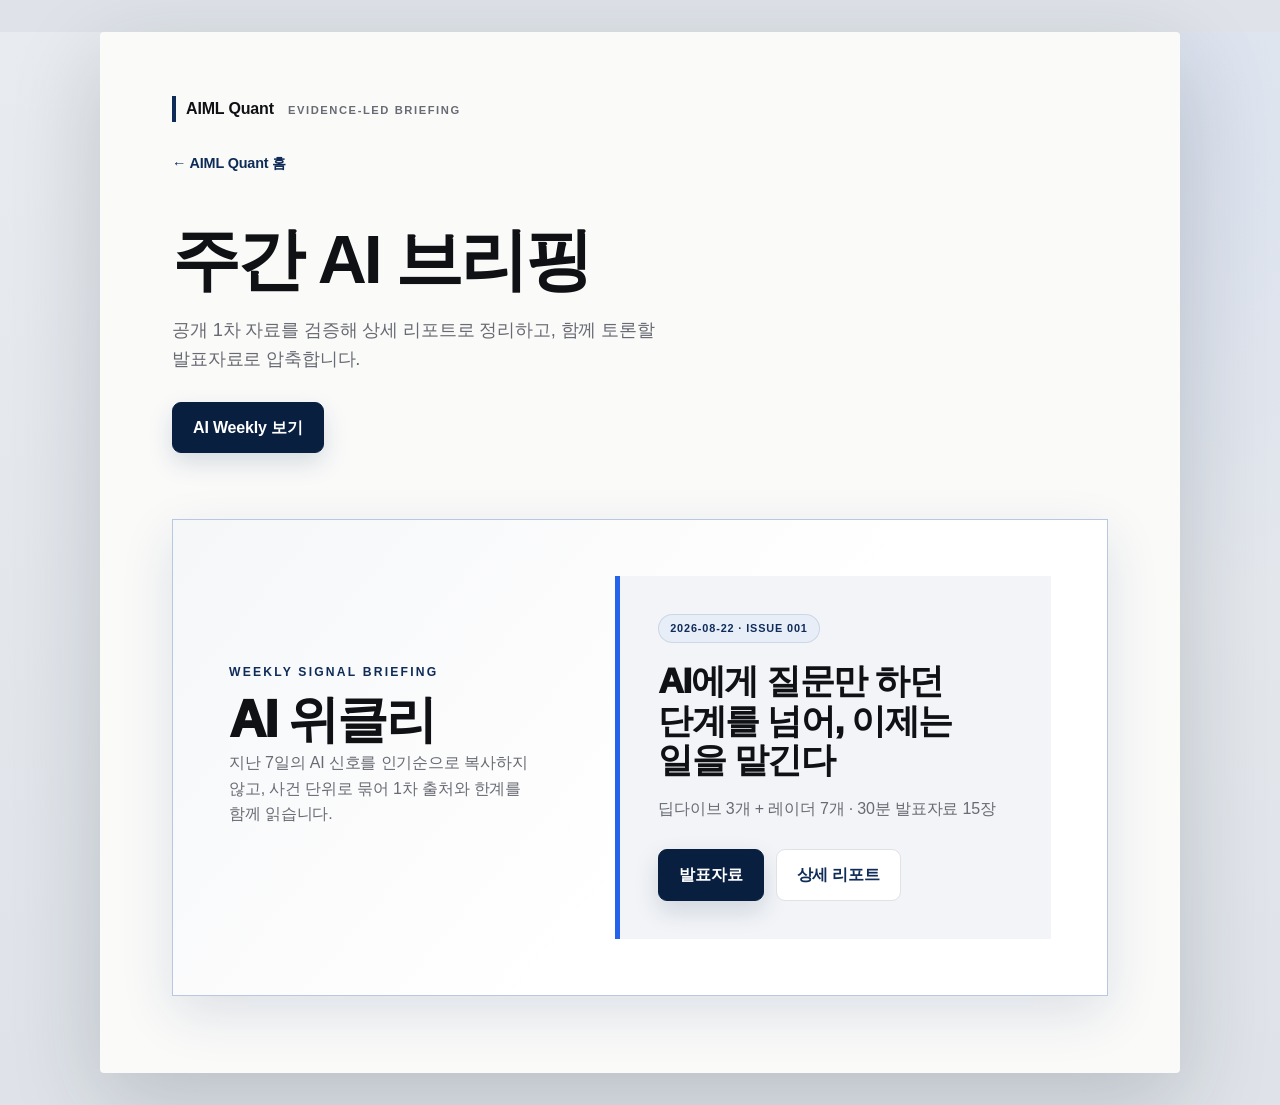
<file: html/index.html>
<!doctype html>
<html lang="ko" class="theme-light">
<head>
  <meta charset="utf-8">
  <meta name="viewport" content="width=device-width, initial-scale=1">
  <meta name="description" content="AIML Quant가 1차 출처 중심으로 만드는 공개 AI 브리핑">
  <title>주간 AI 브리핑 · AI·ML·Quant</title>
  <link rel="canonical" href="https://aimlquant.github.io/briefing/">
  <link rel="icon" href="assets/favicon.svg" type="image/svg+xml">
  <link rel="stylesheet" href="assets/site.css">
</head>
<body>
  <main class="shell">
    <div class="brand"><span class="brand-name">AIML Quant</span><span class="brand-sub">EVIDENCE-LED BRIEFING</span></div>
    <a class="back back--home" href="https://aimlquant.github.io/">← AIML Quant 홈</a>
    <h1>주간 AI 브리핑</h1>
    <p class="lead">공개 1차 자료를 검증해 상세 리포트로 정리하고, 함께 토론할 발표자료로 압축합니다.</p>
    <div class="actions"><a class="button" href="ai-weekly/">AI Weekly 보기</a></div>
    <section class="briefing-feature">
      <div><p class="eyebrow">WEEKLY SIGNAL BRIEFING</p><h2>AI 위클리</h2><p class="section-intro">지난 7일의 AI 신호를 인기순으로 복사하지 않고, 사건 단위로 묶어 1차 출처와 한계를 함께 읽습니다.</p></div>
      <article class="briefing-latest">
        <span class="badge">2026-08-22 · ISSUE 001</span>
        <h3>AI에게 질문만 하던 단계를 넘어, 이제는 일을 맡긴다</h3>
        <p>딥다이브 3개 + 레이더 7개 · 30분 발표자료 15장</p>
        <div class="actions"><a class="button" href="ai-weekly/2026-08-22/">발표자료</a><a class="button button--secondary" href="ai-weekly/2026-08-22/report.html">상세 리포트</a></div>
      </article>
    </section>
  </main>
</body>
</html>
</file>
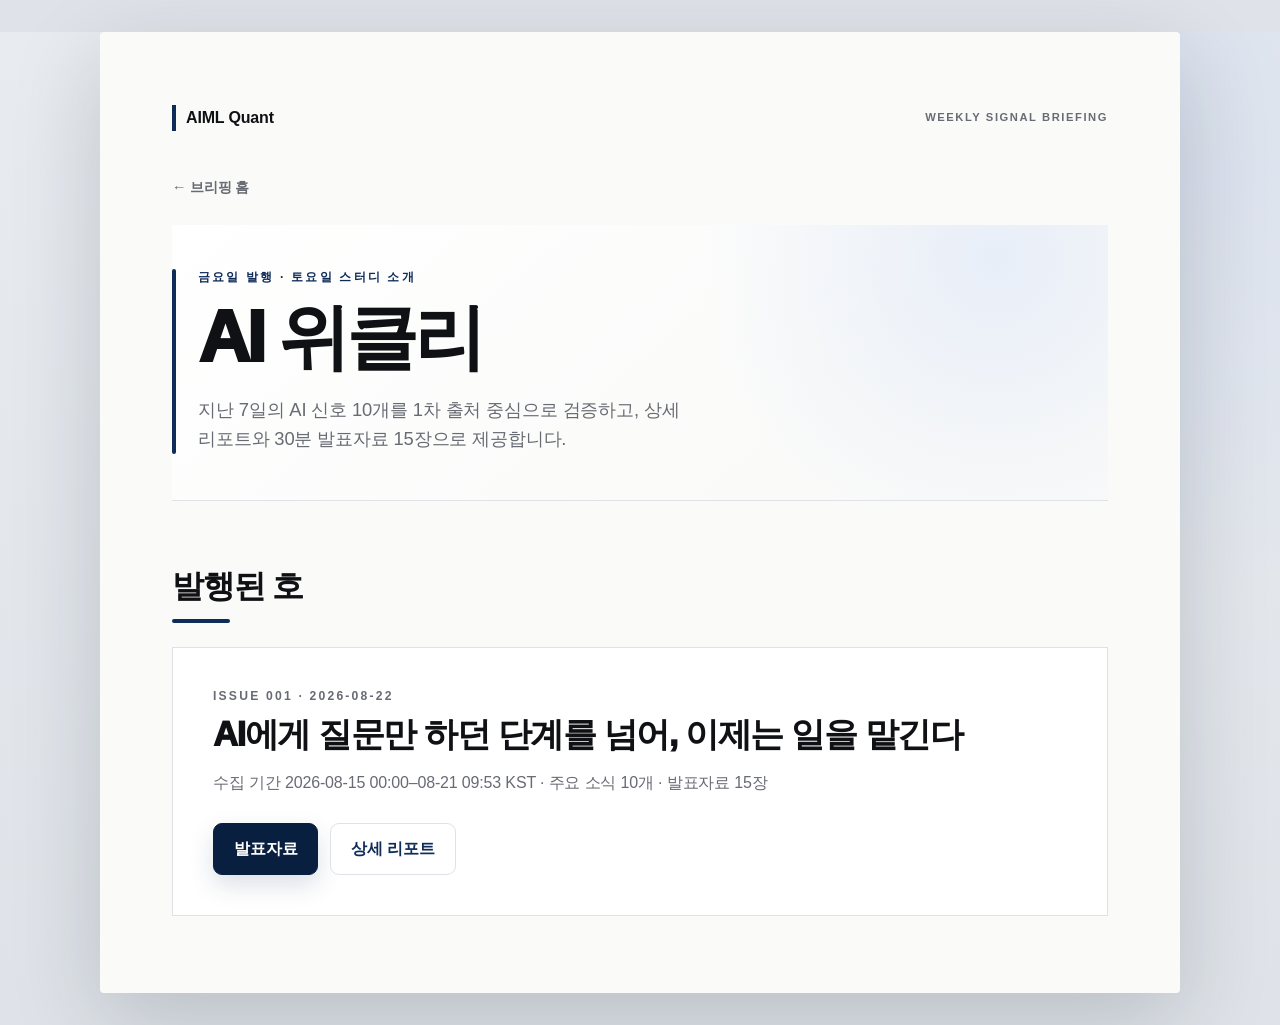
<file: html/ai-weekly/index.html>
<!doctype html>
<html lang="ko" class="theme-light">
<head>
  <meta charset="utf-8">
  <meta name="viewport" content="width=device-width, initial-scale=1">
  <meta name="description" content="AIML Quant AI Weekly 발행 목록">
  <title>AI Weekly · AIML Quant 브리핑</title>
  <link rel="canonical" href="https://aimlquant.github.io/briefing/ai-weekly/">
  <link rel="icon" href="../assets/favicon.svg" type="image/svg+xml">
  <link rel="stylesheet" href="../assets/site.css">
</head>
<body>
  <main class="shell">
    <header class="site-masthead"><a class="brand-name" href="../">AIML Quant</a><span class="brand-sub">WEEKLY SIGNAL BRIEFING</span></header>
    <a class="back" href="../">← 브리핑 홈</a>
    <header class="page-header briefing-header">
      <p class="eyebrow">금요일 발행 · 토요일 스터디 소개</p>
      <h1>AI 위클리</h1>
      <p class="lead">지난 7일의 AI 신호 10개를 1차 출처 중심으로 검증하고, 상세 리포트와 30분 발표자료 15장으로 제공합니다.</p>
    </header>
    <section>
      <h2>발행된 호</h2>
      <div class="briefing-issue-list">
        <article class="briefing-issue-card">
          <p class="eyebrow">ISSUE 001 · 2026-08-22</p>
          <h2>AI에게 질문만 하던 단계를 넘어, 이제는 일을 맡긴다</h2>
          <p>수집 기간 2026-08-15 00:00–08-21 09:53 KST · 주요 소식 10개 · 발표자료 15장</p>
          <div class="actions"><a class="button" href="2026-08-22/">발표자료</a><a class="button button--secondary" href="2026-08-22/report.html">상세 리포트</a></div>
        </article>
      </div>
    </section>
  </main>
</body>
</html>
</file>
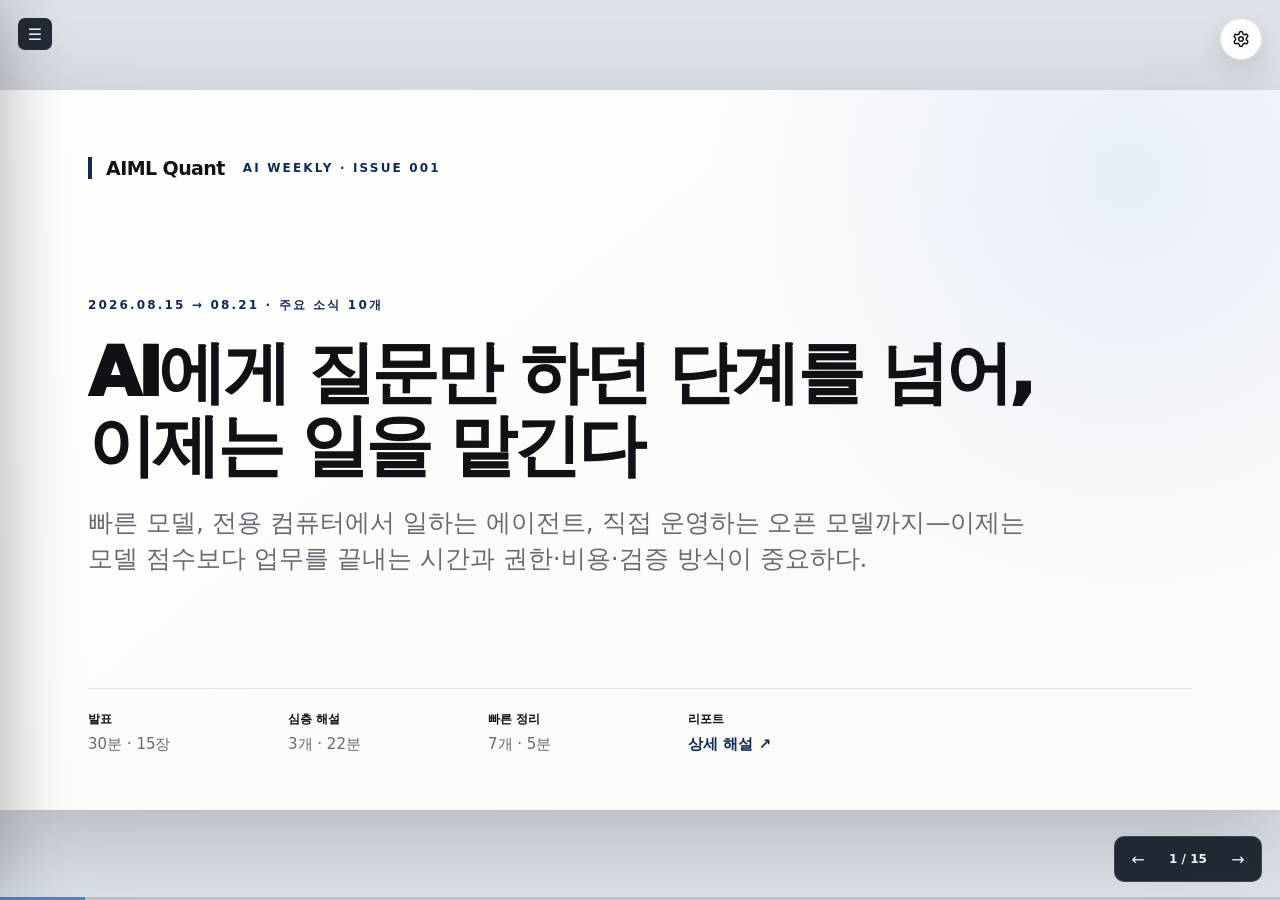
<file: html/ai-weekly/2026-08-22/index.html>
<!doctype html>
<html lang="ko" class="theme-light" data-deck-template="study-deck-v1">
<head>
  <meta charset="utf-8">
  <meta name="viewport" content="width=device-width, initial-scale=1">
  <meta name="description" content="2026년 8월 15일부터 21일까지의 AI 뉴스 10개를 30분에 설명하는 AIML Quant AI Weekly 발표자료">
  <title>AI Weekly 2026-08-22 · 발표자료</title>
  <link rel="icon" href="../../assets/favicon.svg" type="image/svg+xml">
  <link rel="stylesheet" href="assets/deck.css">
</head>
<body>
  <a class="skip-link" href="#deck">발표자료로 건너뛰기</a>

  <div class="deck-settings" aria-label="발표 설정">
    <button id="settingsToggle" class="deck-settings-toggle" type="button" aria-label="설정 열기" aria-controls="settingsPanel" aria-expanded="false" title="설정">
      <svg width="18" height="18" viewBox="0 0 24 24" fill="none" stroke="currentColor" stroke-width="2" stroke-linecap="round" stroke-linejoin="round" aria-hidden="true"><circle cx="12" cy="12" r="3"/><path d="M9.67 4.14a2.34 2.34 0 0 1 4.66 0 2.34 2.34 0 0 0 3.32 1.91 2.34 2.34 0 0 1 2.33 4.04 2.34 2.34 0 0 0 0 3.82 2.34 2.34 0 0 1-2.33 4.04 2.34 2.34 0 0 0-3.32 1.91 2.34 2.34 0 0 1-4.66 0 2.34 2.34 0 0 0-3.32-1.91 2.34 2.34 0 0 1-2.33-4.04 2.34 2.34 0 0 0 0-3.82 2.34 2.34 0 0 1 2.33-4.04 2.34 2.34 0 0 0 3.32-1.91"/></svg>
    </button>
    <div id="settingsPanel" class="deck-settings-panel" aria-hidden="true">
      <div class="deck-settings-panel__group"><span class="deck-settings-panel__label">화면</span><button id="themeButton" type="button" aria-label="화면 테마 전환">☀</button></div>
      <div class="deck-settings-panel__group"><span class="deck-settings-panel__label">발표</span><button class="deck-settings-action" type="button" id="fullscreenButton">Fullscreen</button></div>
      <div class="deck-settings-panel__group"><span class="deck-settings-panel__label">이동</span><nav class="deck-quick-links" aria-label="AI Weekly 링크"><a href="../">Index</a><a href="./" aria-current="page">Slides</a><a href="report.html">Report</a></nav></div>
    </div>
  </div>

  <main class="stage" id="deck" aria-live="polite" data-report-source="report.html">
    <section class="slide slide--cover" aria-label="AI Weekly 표지" data-report-refs="summary">
      <header class="cover-brand"><span class="brand-name">AIML Quant</span><span class="brand-sub">AI WEEKLY · ISSUE 001</span></header>
      <div class="cover-hero"><p class="eyebrow">2026.08.15 → 08.21 · 주요 소식 10개</p><h1>AI에게 질문만 하던 단계를 넘어,<br>이제는 일을 맡긴다</h1><p class="cover-subtitle">빠른 모델, 전용 컴퓨터에서 일하는 에이전트, 직접 운영하는 오픈 모델까지—이제는 모델 점수보다 업무를 끝내는 시간과 권한·비용·검증 방식이 중요하다.</p></div>
      <dl class="cover-meta"><div><dt>발표</dt><dd>30분 · 15장</dd></div><div><dt>심층 해설</dt><dd>3개 · 22분</dd></div><div><dt>빠른 정리</dt><dd>7개 · 5분</dd></div><div><dt>리포트</dt><dd><a href="report.html#summary">상세 해설 ↗</a></dd></div></dl>
    </section>

    <section class="slide" aria-label="이번 주 한 문장" data-report-refs="summary table-top-ten">
      <header class="slide-header"><span class="brand-name">AIML Quant</span><span class="section-tag">이번 주의 결론 · 1분</span></header>
      <h1>모델을 고르는 일에서, AI가 일할 시스템을 만드는 일로</h1>
      <p class="lead">서로 달라 보이는 이번 주 소식 10개는 세 가지 질문으로 이어진다.</p>
      <div class="slide-body thesis-grid"><article><span>01</span><h2>얼마나 빨리 끝내는가</h2><p>초당 토큰 수만 보지 않고 도구·승인·재시도까지 포함한 전체 완료시간을 잰다.</p></article><article><span>02</span><h2>어디까지 행동하는가</h2><p>로그인·결제·전송·삭제처럼 외부에 영향을 주는 행동의 권한과 복구 방법을 정한다.</p></article><article><span>03</span><h2>무엇으로 운영하는가</h2><p>가중치뿐 아니라 실행 프로그램·메모리·평가·자금·데이터 이력이 실제 운영 가능성을 결정한다.</p></article></div>
      <footer class="slide-footer"><span>하나의 결론 · 세 개의 운영 질문</span><span><b data-slide-number></b> / <b data-slide-total></b></span></footer>
    </section>

    <section class="slide slide--visual" aria-label="이번 주 10개 신호 지도" data-report-refs="summary fig-week-map table-top-ten">
      <header class="slide-header"><span class="brand-name">AIML Quant</span><span class="section-tag">이번 주 지도 · 1분</span></header><h1>심층 해설 3개, 빠른 정리 7개</h1><p class="lead">위쪽 세 소식은 자세히 살펴보고, 아래쪽 일곱 소식은 확인된 사실과 아직 모르는 범위를 함께 짚는다.</p>
      <div class="slide-body report-visual-body"><figure class="deck-report-figure deck-report-figure--tall"><img src="assets/figs/week-map.svg" alt="심층 해설 세 개와 빠른 정리 일곱 개를 배치한 지도"><figcaption><b>그림</b><span><strong>심층 3개</strong> 속도·전용 컴퓨터·오픈 모델 운영</span><span><strong>빠른 정리 7개</strong> 생성·연구·조직·인프라</span><a class="report-ref" href="report.html#fig-week-map">10개 해설</a></figcaption></figure></div>
      <footer class="slide-footer"><span>모든 그림은 클릭하여 확대·전체화면</span><span><b data-slide-number></b> / <b data-slide-total></b></span></footer>
    </section>

    <section class="slide slide--visual" aria-label="추론 속도 경쟁의 측정 조건" data-report-refs="story-frontier-throughput-race fig-throughput-race table-throughput">
      <header class="slide-header"><span class="brand-name">AIML Quant</span><span class="section-tag">심층 01 · 2분</span></header><h1>01 · 389.5와 750은 같은 조건에서 잰 속도가 아니다</h1><p class="lead">389.5는 독립 측정의 중앙값이고, 750은 회사가 밝힌 최대값이다. 숫자를 비교하기 전에 측정 조건부터 맞춰야 한다.</p>
      <div class="slide-body report-visual-body"><figure class="deck-report-figure deck-report-figure--tall"><img src="assets/figs/throughput-race.svg" alt="Gemini 3.7 Flash의 독립 관측 중앙 속도와 GPT-5.6 Sol Ultrafast의 공개 최대 속도 조건 비교"><figcaption><b>그림</b><span><strong>Gemini</strong> 초당 389.5토큰 · 중앙값</span><span><strong>Ultrafast</strong> 최대 초당 750토큰</span><a class="report-ref" href="report.html#fig-throughput-race">측정 조건</a></figcaption></figure></div>
      <footer class="slide-footer"><span>같은 지역·프롬프트·출력 길이·동시성으로 재측정</span><span><b data-slide-number></b> / <b data-slide-total></b></span></footer>
    </section>

    <section class="slide slide--visual" aria-label="에이전트 업무 완료시간" data-report-refs="story-frontier-throughput-race fig-latency-budget table-throughput">
      <header class="slide-header"><span class="brand-name">AIML Quant</span><span class="section-tag">심층 01 · 2분</span></header><h1>속도가 1.93배여도 업무는 5.4%만 빨라질 수 있다</h1><p class="lead">4,000토큰 생성은 10.3초에서 5.3초로 줄지만, 도구 18초·테스트 20초·승인 45초가 더해지면 전체 차이는 5초다.</p>
      <div class="slide-body report-visual-body"><figure class="deck-report-figure deck-report-figure--tall"><img src="assets/figs/latency-budget.svg" alt="요청 준비부터 검증과 재시도까지 여섯 구간으로 나눈 에이전트 완료시간"><figcaption><b>그림</b><span><strong>모델</strong> 첫 토큰 + 답변 생성</span><span><strong>시스템</strong> 도구 + 승인 + 검증</span><a class="report-ref" href="report.html#fig-latency-budget">계산 예시</a></figcaption></figure></div>
      <footer class="slide-footer"><span>측정 단위: 1초에 끝내는 유용한 일</span><span><b data-slide-number></b> / <b data-slide-total></b></span></footer>
    </section>

    <section class="slide" aria-label="속도 경쟁의 운영 플레이북" data-report-refs="story-frontier-throughput-race table-throughput">
      <header class="slide-header"><span class="brand-name">AIML Quant</span><span class="section-tag">심층 01 · 1분</span></header><h1>모델 성능표를 실제 업무 측정으로 바꾼다</h1><p class="lead">빠른 모델을 사기 전에, 우리 업무의 어느 구간에서 몇 초를 줄일 수 있는지 확인한다.</p>
      <div class="slide-body metric-grid"><article><b>01 · 모델</b><h2>첫 토큰 · 생성 속도</h2><p>보통 응답(p50)과 느린 응답(p95)을 함께 기록한다.</p></article><article><b>02 · 대기</b><h2>도구 · 사람 승인</h2><p>API 대기, 호출 제한, 사람 검토 시간을 따로 남긴다.</p></article><article><b>03 · 검증</b><h2>실패 · 재시도</h2><p>빨리 틀려 다시 작업한 횟수도 완료시간에 포함한다.</p></article><article><b>04 · 선택</b><h2>업무 종류</h2><p>대화·코딩 반복·일괄 처리별로 속도의 가치를 나눈다.</p></article></div>
      <p class="takeaway"><strong>결정 질문</strong> — 우리 업무의 진짜 병목은 생성인가, 도구인가, 승인인가?</p>
      <footer class="slide-footer"><span>심층 01 · 실행 항목</span><span><b data-slide-number></b> / <b data-slide-total></b></span></footer>
    </section>

    <section class="slide slide--visual" aria-label="Grok Bot 공식 제품 화면과 영상 사용 사례" data-report-refs="story-grok-bot-computer-agent fig-grok-source">
      <header class="slide-header"><span class="brand-name">AIML Quant</span><span class="section-tag">심층 02 · 2분</span></header><h1>02 · Grok Bot은 로그인된 전용 컴퓨터에서 일한다</h1><p class="lead">봇마다 전용 클라우드 컴퓨터를 받아 여러 앱을 오가고, 사용자가 자리를 비워도 작업을 계속한다.</p>
      <div class="slide-body source-focus"><figure class="deck-report-figure deck-source-figure" data-original-url="https://x.ai/news/introducing-grok-bot"><img src="assets/source/grok-bot-official-screen.png" alt="Grok Bot 공식 발표 페이지에서 전용 컴퓨터, 앱 안의 작업, 24시간 실행을 설명하는 화면"><figcaption><b>공식 화면</b><span>전용 컴퓨터 · 여러 앱 · 24시간 실행</span><a href="https://x.ai/news/introducing-grok-bot" target="_blank" rel="noopener">제품 원문 ↗</a><a class="report-ref" href="report.html#fig-grok-source">상세 해설</a></figcaption></figure><div class="video-jumps"><a href="https://www.youtube.com/watch?v=5CSXUsljJ_E&amp;t=493s" target="_blank" rel="noopener"><b>08:13</b><span>브라우저·쇼핑 사용</span></a><a href="https://www.youtube.com/watch?v=5CSXUsljJ_E&amp;t=569s" target="_blank" rel="noopener"><b>09:29</b><span>Amazon 로그인 유지</span></a><a href="https://www.youtube.com/watch?v=5CSXUsljJ_E&amp;t=1104s" target="_blank" rel="noopener"><b>18:24</b><span>파일 정리 반복 작업</span></a></div></div>
      <footer class="slide-footer"><span>Matthew Berman 영상의 실제 사용 구간으로 바로 이동</span><span><b data-slide-number></b> / <b data-slide-total></b></span></footer>
    </section>

    <section class="slide slide--visual" aria-label="Grok Bot 신뢰 경계" data-report-refs="story-grok-bot-computer-agent fig-grok-boundary">
      <header class="slide-header"><span class="brand-name">AIML Quant</span><span class="section-tag">심층 02 · 2분</span></header><h1>모델의 답변은 끝나도, 권한과 로그인 상태는 남는다</h1><p class="lead">로그인·쿠키·파일·반복 작업이 며칠 이상 남는다면 권한의 유효 기간과 되돌리는 방법을 따로 정해야 한다.</p>
      <div class="slide-body report-visual-body"><figure class="deck-report-figure deck-report-figure--tall"><img src="assets/figs/grok-trust-boundary.svg" alt="사용자 지시가 봇과 클라우드 컴퓨터, 로그인된 앱을 거쳐 외부 행동으로 이어지는 신뢰 경계"><figcaption><b>그림</b><span><strong>짧게</strong> 모델 답변</span><span><strong>오래</strong> 로그인 · 파일 · 반복 작업</span><a class="report-ref" href="report.html#fig-grok-boundary">경계 해설</a></figcaption></figure></div>
      <footer class="slide-footer"><span>최소권한 · 단기 토큰 · 자동 만료 · 감사 로그</span><span><b data-slide-number></b> / <b data-slide-total></b></span></footer>
    </section>

    <section class="slide slide--visual" aria-label="에이전트 승인 매트릭스" data-report-refs="story-grok-bot-computer-agent fig-approval-matrix table-agent-controls">
      <header class="slide-header"><span class="brand-name">AIML Quant</span><span class="section-tag">심층 02 · 2분</span></header><h1>사람의 승인이 필요한지는 행동의 결과로 정한다</h1><p class="lead">외부 영향이 크고 되돌리기 어려울수록 대상·금액·데이터·복구 방법을 한 화면에 모아 보여 준다.</p>
      <div class="slide-body report-visual-body"><figure class="deck-report-figure deck-report-figure--tall"><img src="assets/figs/approval-matrix.svg" alt="외부 영향과 복구 가능성으로 읽기부터 결제와 삭제까지 나눈 승인 매트릭스"><figcaption><b>그림</b><span><strong>자동 실행</strong> 읽기·초안</span><span><strong>이중 승인</strong> 결제·삭제</span><a class="report-ref" href="report.html#fig-approval-matrix">승인 규칙</a></figcaption></figure></div>
      <footer class="slide-footer"><span>가격·대상·권한이 바뀌면 반드시 재승인</span><span><b data-slide-number></b> / <b data-slide-total></b></span></footer>
    </section>

    <section class="slide slide--visual" aria-label="Qwen 오픈 모델 배포 스택" data-report-refs="story-qwen-open-deployment fig-open-model-stack table-qwen-modes">
      <header class="slide-header"><span class="brand-name">AIML Quant</span><span class="section-tag">심층 03 · 2분</span></header><h1>03 · 내려받은 모델을 실제로 운영하려면 다섯 단계를 거쳐야 한다</h1><p class="lead">270억 매개변수 · 26만 토큰 문맥 · Apache 2.0은 시작점이다. 양자화·실행 프로그램·용량·내부 평가까지 확인해야 서비스가 된다.</p>
      <div class="slide-body report-visual-body"><figure class="deck-report-figure deck-report-figure--tall"><img src="assets/figs/open-model-stack.svg" alt="라이선스, 가중치와 양자화, 실행 프로그램, 용량, 평가와 운영으로 이어지는 배포 단계"><figcaption><b>그림</b><span><strong>오픈 모델</strong>이 곧 가벼운 모델은 아님</span><span><strong>직접 실행</strong>이 곧 운영 가능은 아님</span><a class="report-ref" href="report.html#fig-open-model-stack">운영 점검</a></figcaption></figure></div>
      <footer class="slide-footer"><span>라이선스 → 가중치 → 런타임 → 용량 → 평가</span><span><b data-slide-number></b> / <b data-slide-total></b></span></footer>
    </section>

    <section class="slide slide--visual" aria-label="Qwen reasoning 모드 원문 결과 비교" data-report-refs="story-qwen-open-deployment fig-qwen-xhigh fig-qwen-off table-qwen-modes">
      <header class="slide-header"><span class="brand-name">AIML Quant</span><span class="section-tag">심층 03 · 2분</span></header><h1>깊게 생각한 21분과 추론을 끈 137초는 쓰임이 다르다</h1><p class="lead">같은 요청에서도 속도와 그림의 공간 관계가 달라졌다. 장비와 설정에 따라 달라질 수 있으므로 우리 업무로 다시 측정해야 한다.</p>
      <div class="slide-body source-compare"><figure class="mini-source" data-original-url="https://simonwillison.net/2026/Aug/16/qwen-38-27b/"><img src="assets/source/qwen-xhigh-pelican.jpg" alt="Qwen xhigh가 만든 펠리컨과 자전거 SVG 결과"><figcaption><b>xhigh</b><span>21분 · reasoning 22,276</span><a href="https://simonwillison.net/2026/Aug/16/qwen-38-27b/" target="_blank" rel="noopener">원문 ↗</a></figcaption></figure><figure class="mini-source" data-original-url="https://simonwillison.net/2026/Aug/16/qwen-38-27b/"><img src="assets/source/qwen-no-reasoning-pelican.png" alt="Qwen reasoning off가 만든 펠리컨과 자전거 SVG 결과"><figcaption><b>reasoning off</b><span>137초 · 출력 3,715</span><a href="https://simonwillison.net/2026/Aug/16/qwen-38-27b/" target="_blank" rel="noopener">원문 ↗</a></figcaption></figure></div>
      <footer class="slide-footer"><span>원본 이미지를 클릭하면 비교 확대, 원문 버튼은 실험 기록으로 이동</span><span><b data-slide-number></b> / <b data-slide-total></b></span></footer>
    </section>

    <section class="slide" aria-label="Qwen reasoning 운영 정책" data-report-refs="story-qwen-open-deployment table-qwen-modes">
      <header class="slide-header"><span class="brand-name">AIML Quant</span><span class="section-tag">심층 03 · 1분</span></header><h1>추론 깊이는 사용자가 고르는 옵션이 아니라 운영 정책이다</h1><p class="lead">업무의 복잡도와 허용 대기시간에 따라 설정을 정하고, 품질·처리량·비용을 함께 기록한다.</p>
      <div class="slide-body qwen-policy"><div class="kpi-grid"><article class="kpi"><strong>17GB</strong><h2>4비트 양자화</h2><p>개인 장비에서 시작하기는 쉬워졌지만 품질과 동시 사용자 수는 따로 검증한다.</p></article><article class="kpi"><strong>262K</strong><h2>기본 문맥 길이</h2><p>긴 글을 넣을 수 있다는 것과 실제 메모리·응답 시간이 충분하다는 것은 다르다.</p></article><article class="kpi"><strong>4단계</strong><h2>추론 끄기 → xhigh</h2><p>단순 변환은 빠르게, 복잡한 탐색은 필요할 때만 깊게 실행한다.</p></article></div><p class="takeaway"><strong>운영 기본값</strong> — 추론 끄기나 낮은 단계로 시작하고, 내부 평가에서 효과가 확인된 복잡한 업무에만 높은 단계를 쓴다.</p></div>
      <footer class="slide-footer"><span>심층 03 · 추론 예산</span><span><b data-slide-number></b> / <b data-slide-total></b></span></footer>
    </section>

    <section class="slide slide--visual radar-slide" aria-label="서빙, 수학, 워터마크, 의료 레이더" data-report-refs="story-deepseek-dspark-serving fig-dspark story-claude-zeta-bound fig-zeta-bound story-claude-text-watermark fig-watermark-flow story-amie-video-consultation fig-amie-source">
      <header class="slide-header"><span class="brand-name">AIML Quant</span><span class="section-tag">주요 소식 04–07 · 3분</span></header><h1>눈에 띄는 숫자보다 작동 방식과 한계를 함께 본다</h1>
      <div class="slide-body radar-grid radar-grid--four"><figure><img src="assets/figs/dspark-serving.svg" alt="DSpark 후보 제안과 본 모델 병렬 검증"><figcaption><b>04 · DeepSeek 생성 엔진</b><span>같은 서버 처리량에서 사용자 속도 60~85% 향상</span><a href="report.html#story-deepseek-dspark-serving">해설</a></figcaption></figure><figure><img src="assets/figs/zeta-bound.svg" alt="제타 영점 하한 41.7%, 66.7%, 100% 비교"><figcaption><b>05 · Claude 수학 연구</b><span>하한 ≥2/3, 리만 가설 67% 해결은 아님</span><a href="report.html#story-claude-zeta-bound">논문</a></figcaption></figure><figure><img src="assets/figs/watermark-flow.svg" alt="키 기반 텍스트 워터마크의 생성과 통계 검출"><figcaption><b>06 · Claude 워터마크</b><span>출처 보조 신호, 저자 판정은 아님</span><a href="report.html#story-claude-text-watermark">해석</a></figcaption></figure><figure data-original-url="https://research.google/blog/advancing-amie-towards-expert-level-audio-visual-clinical-consultations/"><img src="assets/source/amie-study-overview.png" alt="AMIE Video 구조와 100개 시나리오 300회 모의 상담 개요"><figcaption><b>07 · AMIE 영상 상담</b><span>300회 모의 상담, 실제 임상 배포는 아님</span><a href="https://research.google/blog/advancing-amie-towards-expert-level-audio-visual-clinical-consultations/" target="_blank" rel="noopener">원문 ↗</a></figcaption></figure></div>
      <footer class="slide-footer"><span>제품 공개 · 연구 · 회사 통계 · 탐사 보도를 구분해 읽기</span><span><b data-slide-number></b> / <b data-slide-total></b></span></footer>
    </section>

    <section class="slide slide--visual radar-slide" aria-label="기업 도입, AI 인프라 금융, 학습 데이터 레이더" data-report-refs="story-enterprise-agent-delegation fig-enterprise story-ai-factory-finance fig-ai-factory story-amazon-rare-books-training-data fig-training-data">
      <header class="slide-header"><span class="brand-name">AIML Quant</span><span class="section-tag">주요 소식 08–10 · 2분</span></header><h1>기업 도입·인프라 자금·학습 데이터도 AI 성능을 좌우한다</h1>
      <div class="slide-body radar-grid radar-grid--three"><figure><img src="assets/figs/enterprise-delegation.svg" alt="기업 AI 사용이 질문에서 검증 가능한 위임으로 깊어지는 단계"><figcaption><b>08 · 기업 AI의 업무 위임</b><span>Codex 64%는 출력 토큰의 비중</span><a href="report.html#story-enterprise-agent-delegation">분모</a></figcaption></figure><figure><img src="assets/figs/ai-factory-finance.svg" alt="기관 자본에서 AI 데이터센터와 compute 계약으로 이어지는 금융 구조"><figcaption><b>09 · AI 인프라 금융</b><span>5,000억 달러 이상은 장기 조달 목표</span><a href="report.html#story-ai-factory-finance">구조</a></figcaption></figure><figure><img src="assets/figs/training-data-chain.svg" alt="희귀 서적 주문과 스캔의 확인된 흐름, 모델 학습의 미공개 단계"><figcaption><b>10 · 희귀서적 학습 데이터</b><span>스캔은 확인, 특정 모델 학습은 미확인</span><a href="report.html#story-amazon-rare-books-training-data">근거</a></figcaption></figure></div>
      <footer class="slide-footer"><span>토큰·자본 목표·물리 추적을 사업 가치나 학습 사실로 과잉 해석하지 않기</span><span><b data-slide-number></b> / <b data-slide-total></b></span></footer>
    </section>

    <section class="slide slide--closing" aria-label="이번 주 실행과 질의응답" data-report-refs="actions discussion references">
      <header class="cover-brand"><span class="brand-name">AIML Quant</span><span class="brand-sub">마무리 · 2분</span></header>
      <div class="closing-body weekly-closing"><p class="eyebrow">다음 행동</p><h1>모델보다, AI가 일을 끝내는 시스템을 측정하자</h1><div class="card-grid card-grid--four weekly-four"><article class="card"><span>01</span><h2>완료시간</h2><p>모델·도구·승인·재시도 시간을 나눠 잰다.</p></article><article class="card"><span>02</span><h2>사람 승인</h2><p>전송·결제·삭제 전에 확인할 정보를 정한다.</p></article><article class="card"><span>03</span><h2>전체 운영</h2><p>라이선스·메모리·평가·복구를 연결한다.</p></article><article class="card"><span>04</span><h2>근거 이력</h2><p>가치·자본·데이터 숫자의 분모를 남긴다.</p></article></div><p class="closing-question">우리 업무의 진짜 병목은 모델 속도인가,<br>도구와 사람 승인인가?</p></div>
      <div class="closing-links"><a class="back-link" href="report.html#actions">실행 플레이북</a><a class="back-link" href="report.html">상세 리포트</a></div>
    </section>
  </main>

  <button class="toc-button control" id="tocButton" type="button" aria-label="목차 열기" aria-expanded="false">☰</button>
  <aside class="toc" id="toc" aria-label="슬라이드 목차" aria-hidden="true"><h2>목차</h2><div id="tocItems"></div></aside>
  <nav class="deck-controls" aria-label="슬라이드 제어"><button type="button" id="prevButton" aria-label="이전 슬라이드">←</button><span id="deckCounter" aria-live="polite">1 / 15</span><button type="button" id="nextButton" aria-label="다음 슬라이드">→</button></nav>
  <div class="deck-progress" aria-hidden="true"><span id="progress"></span></div>
  <script src="assets/deck.js"></script>
</body>
</html>
</file>
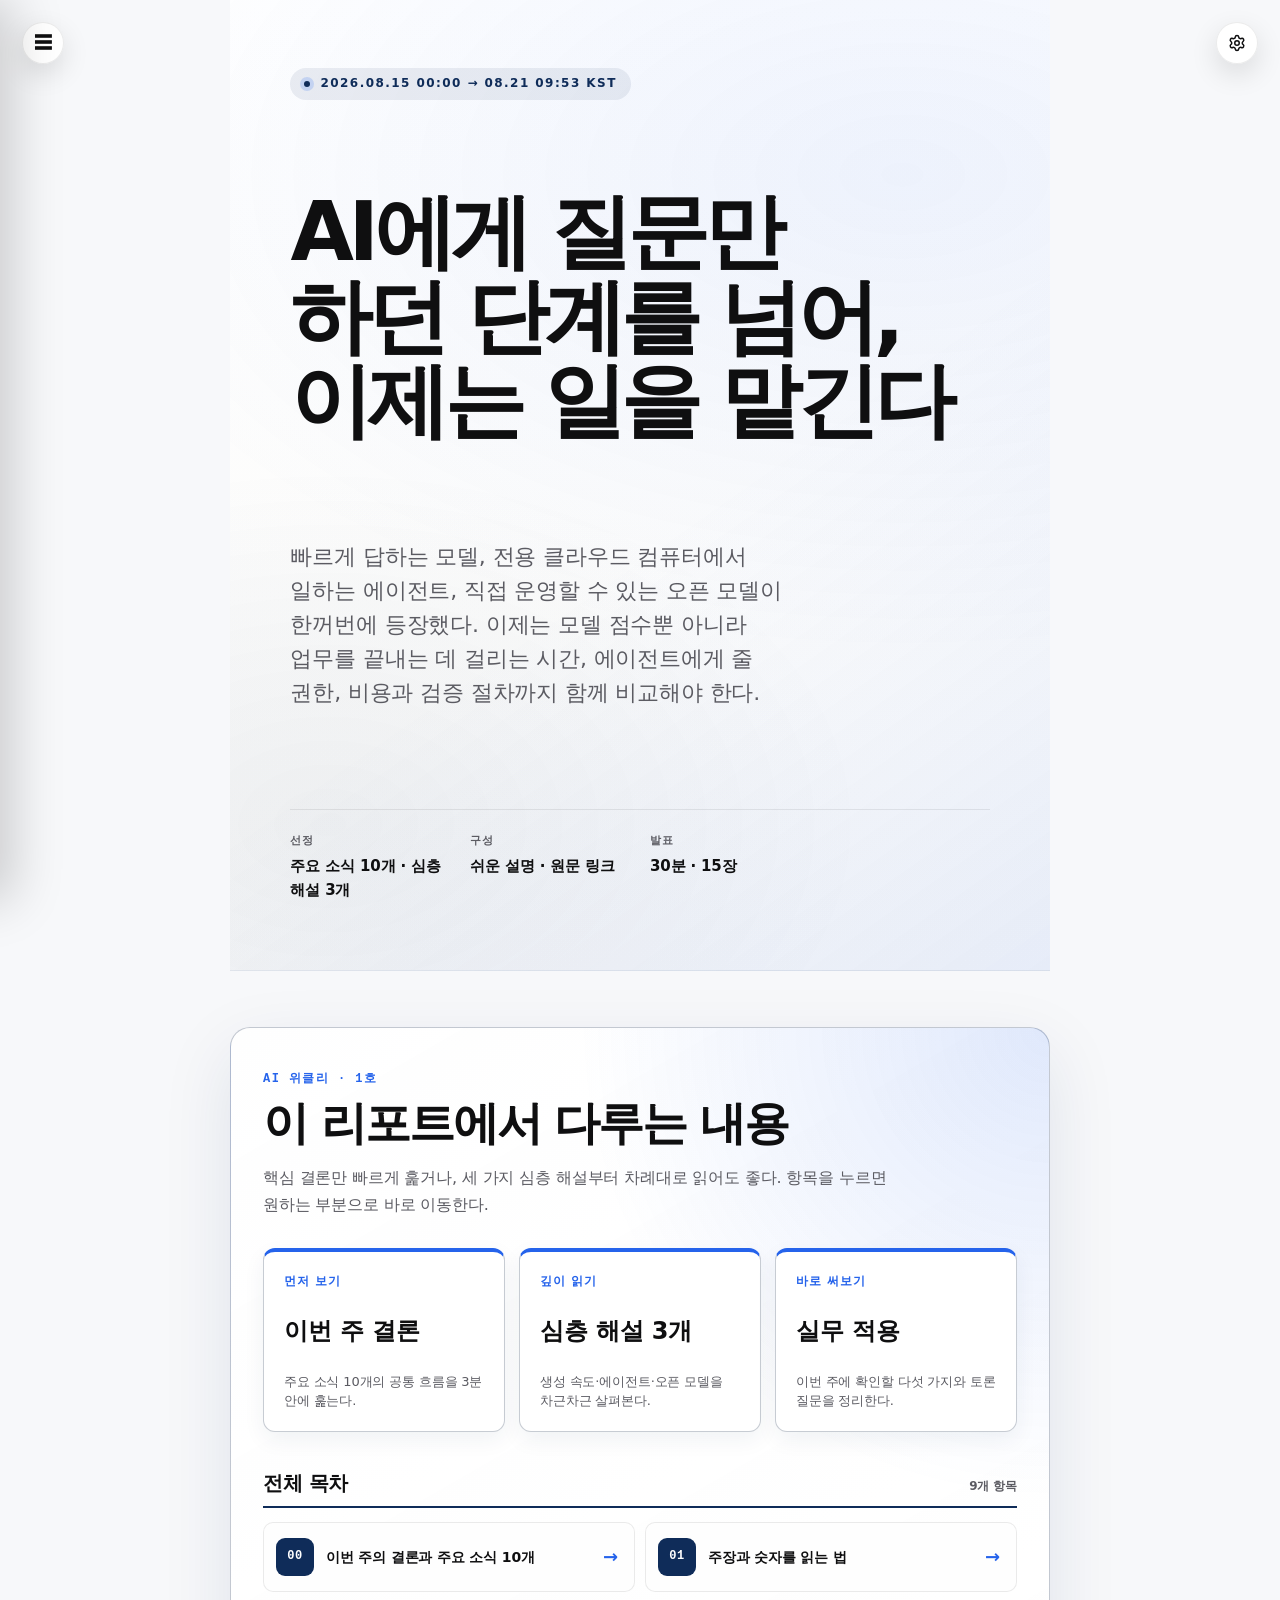
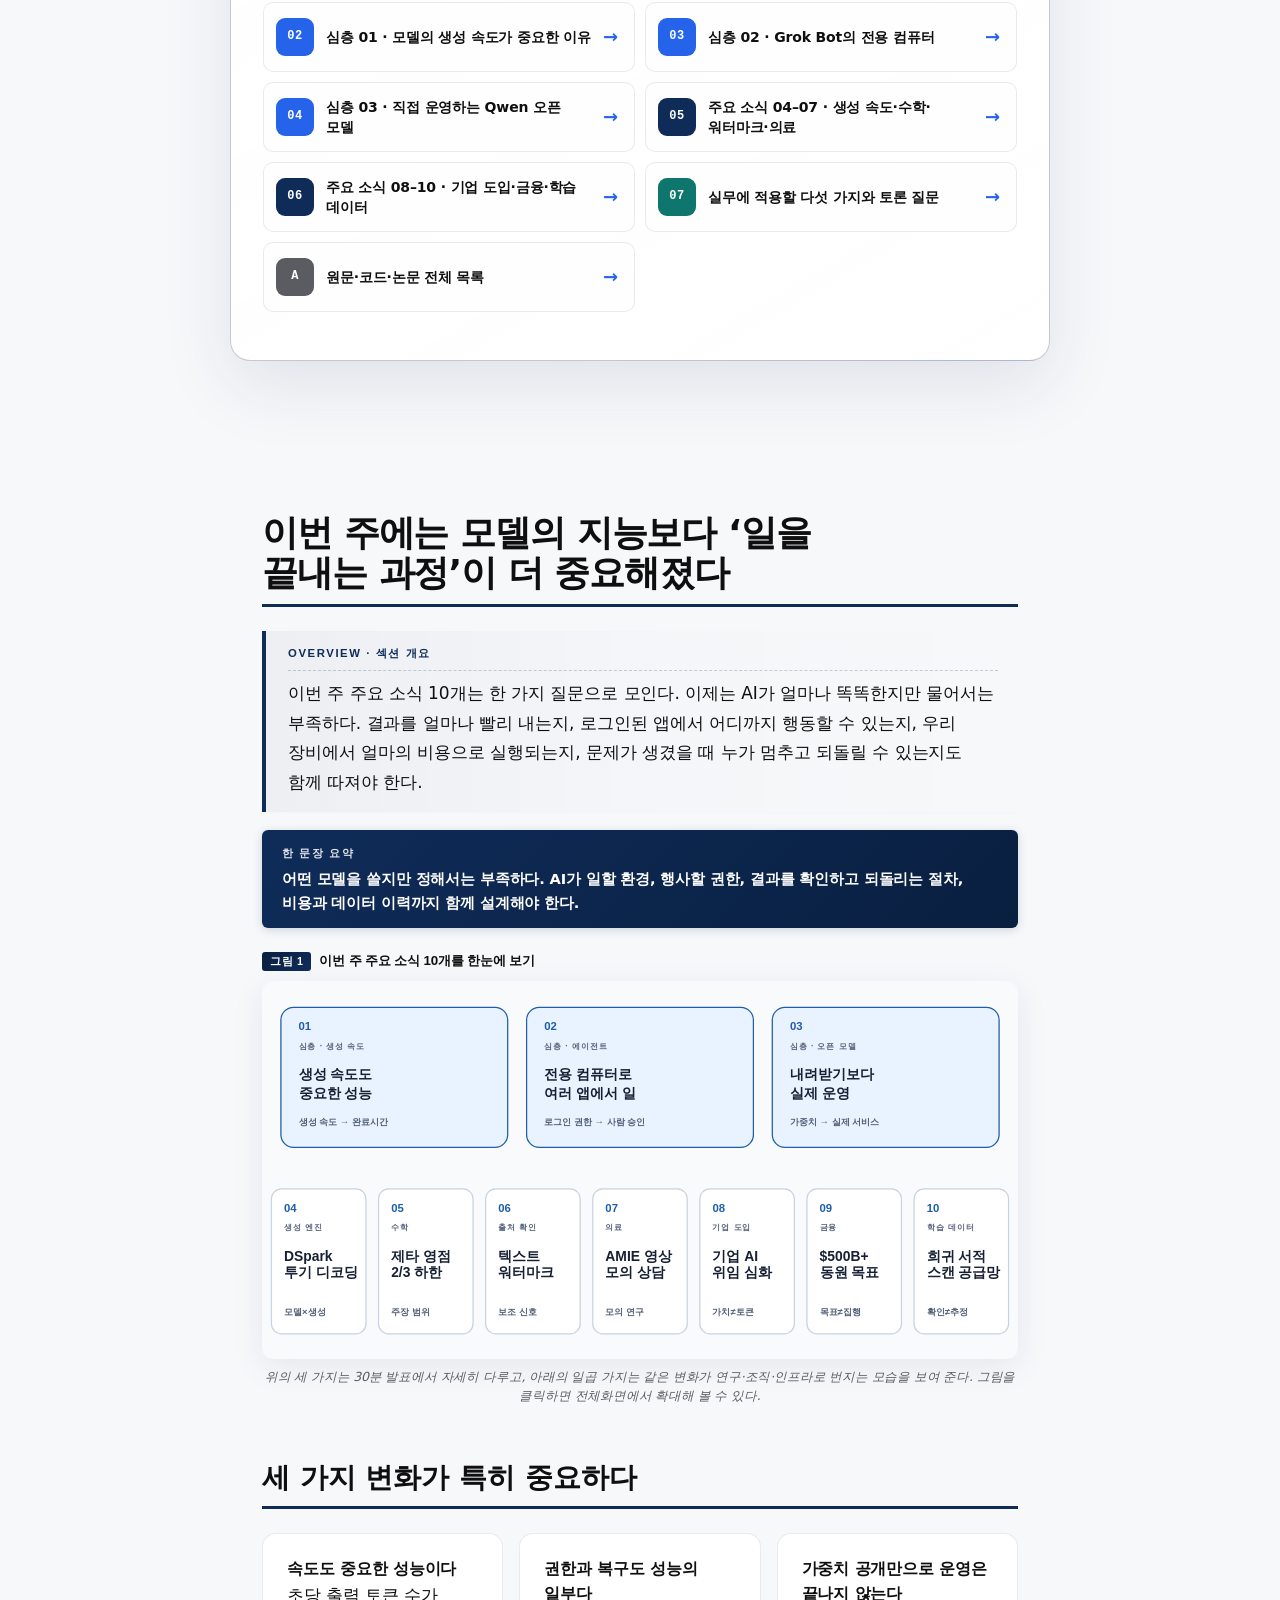
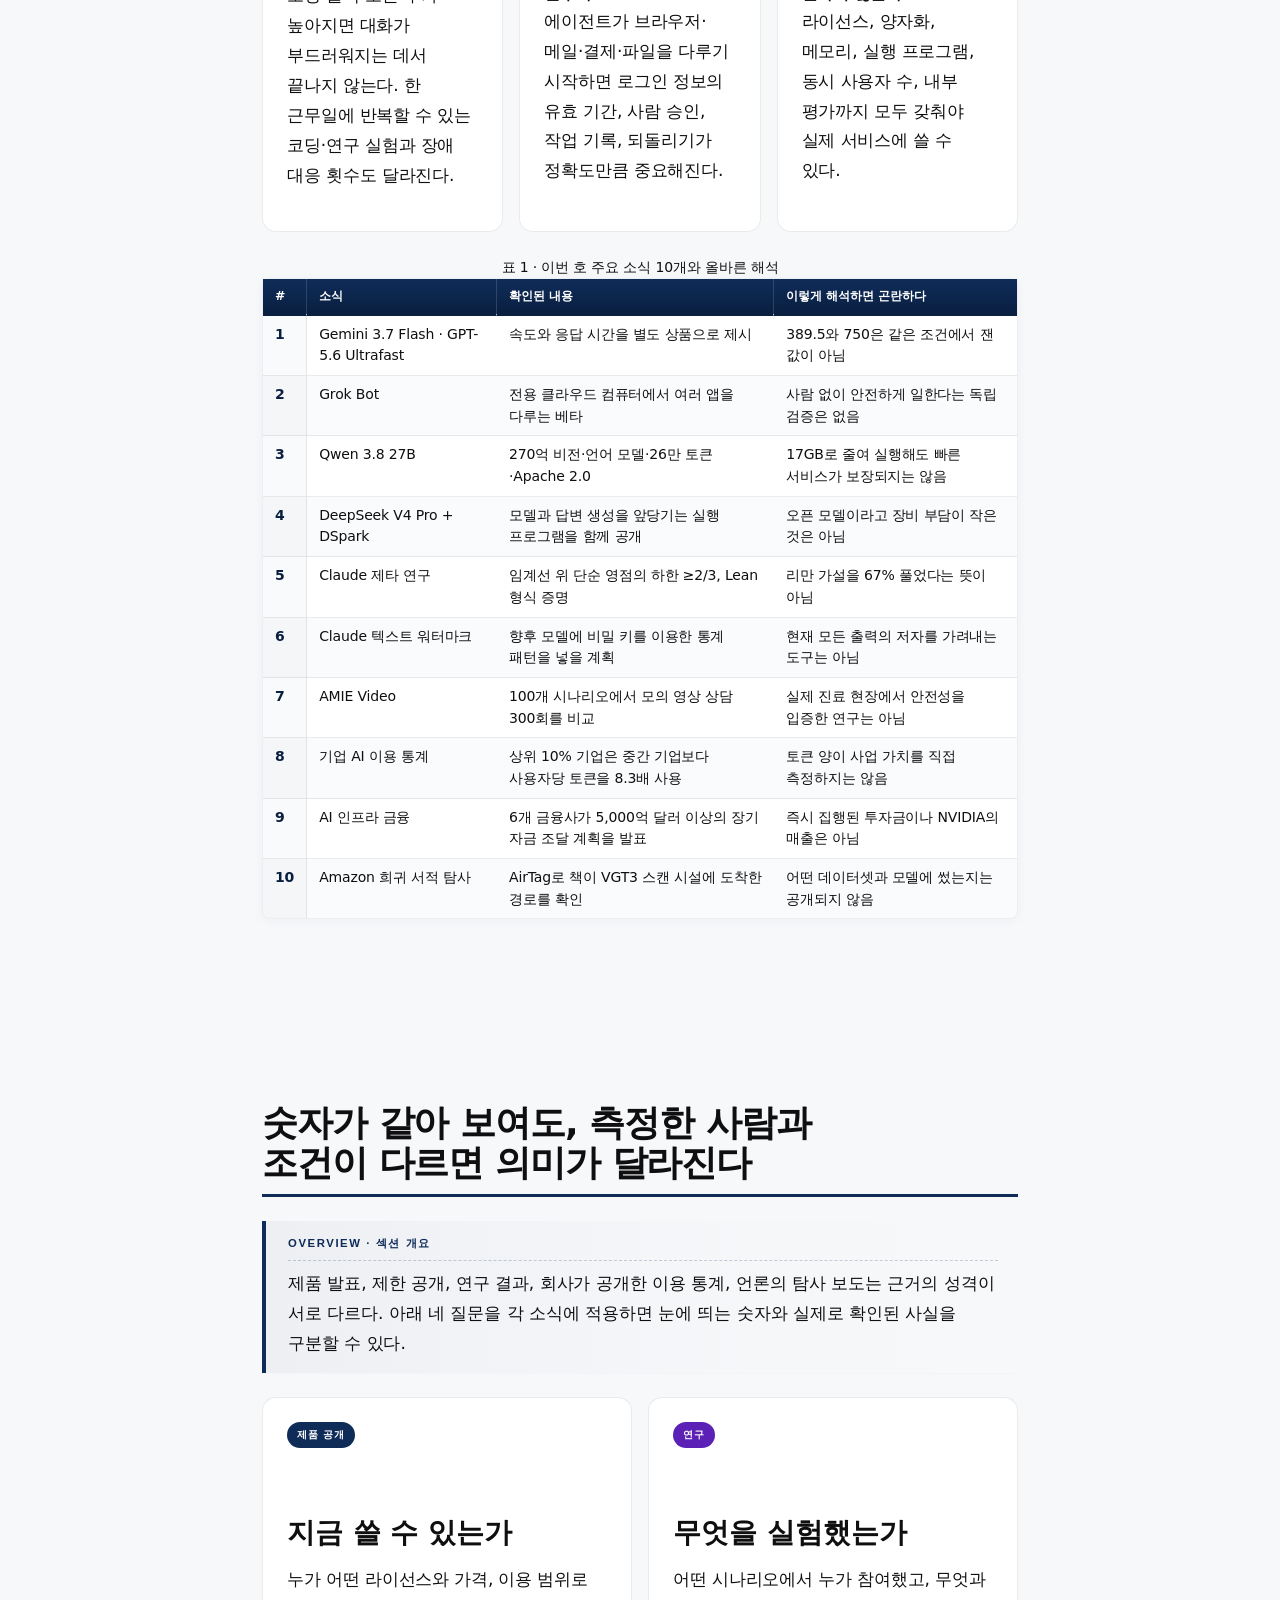
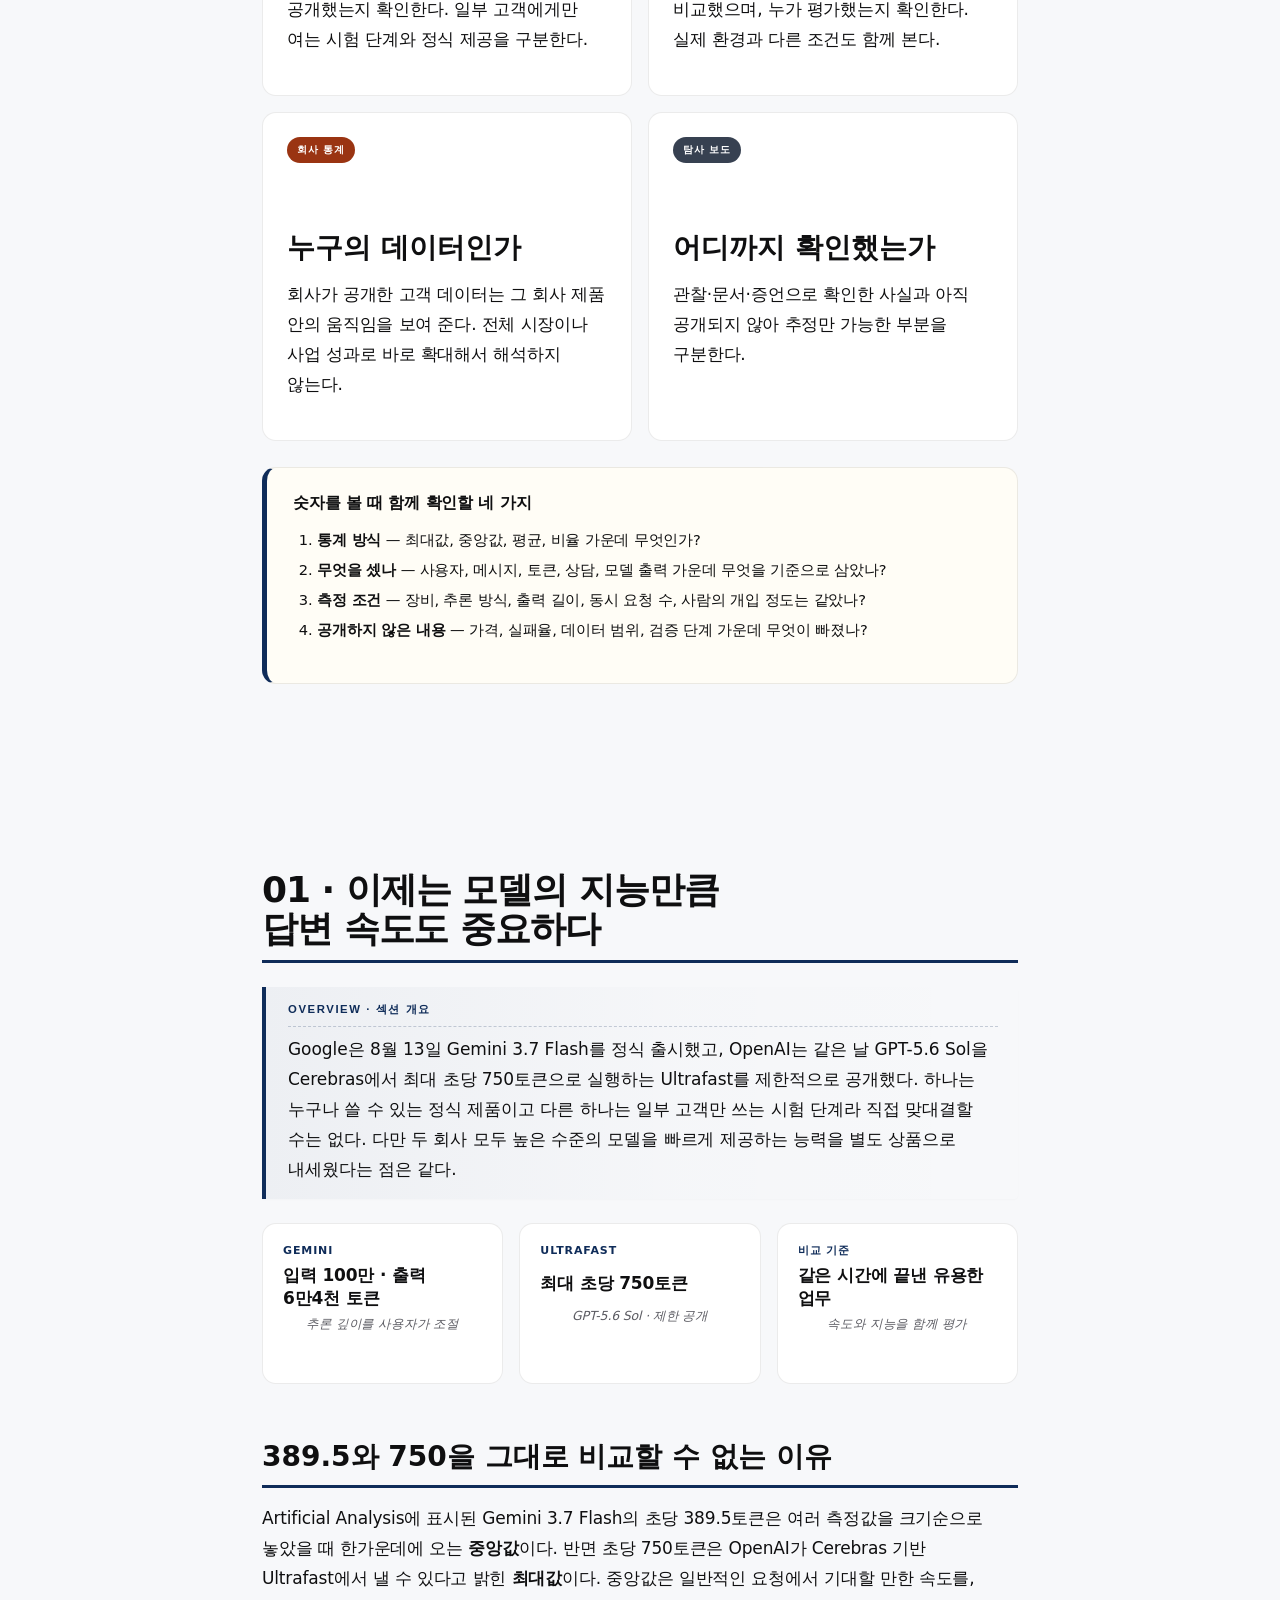
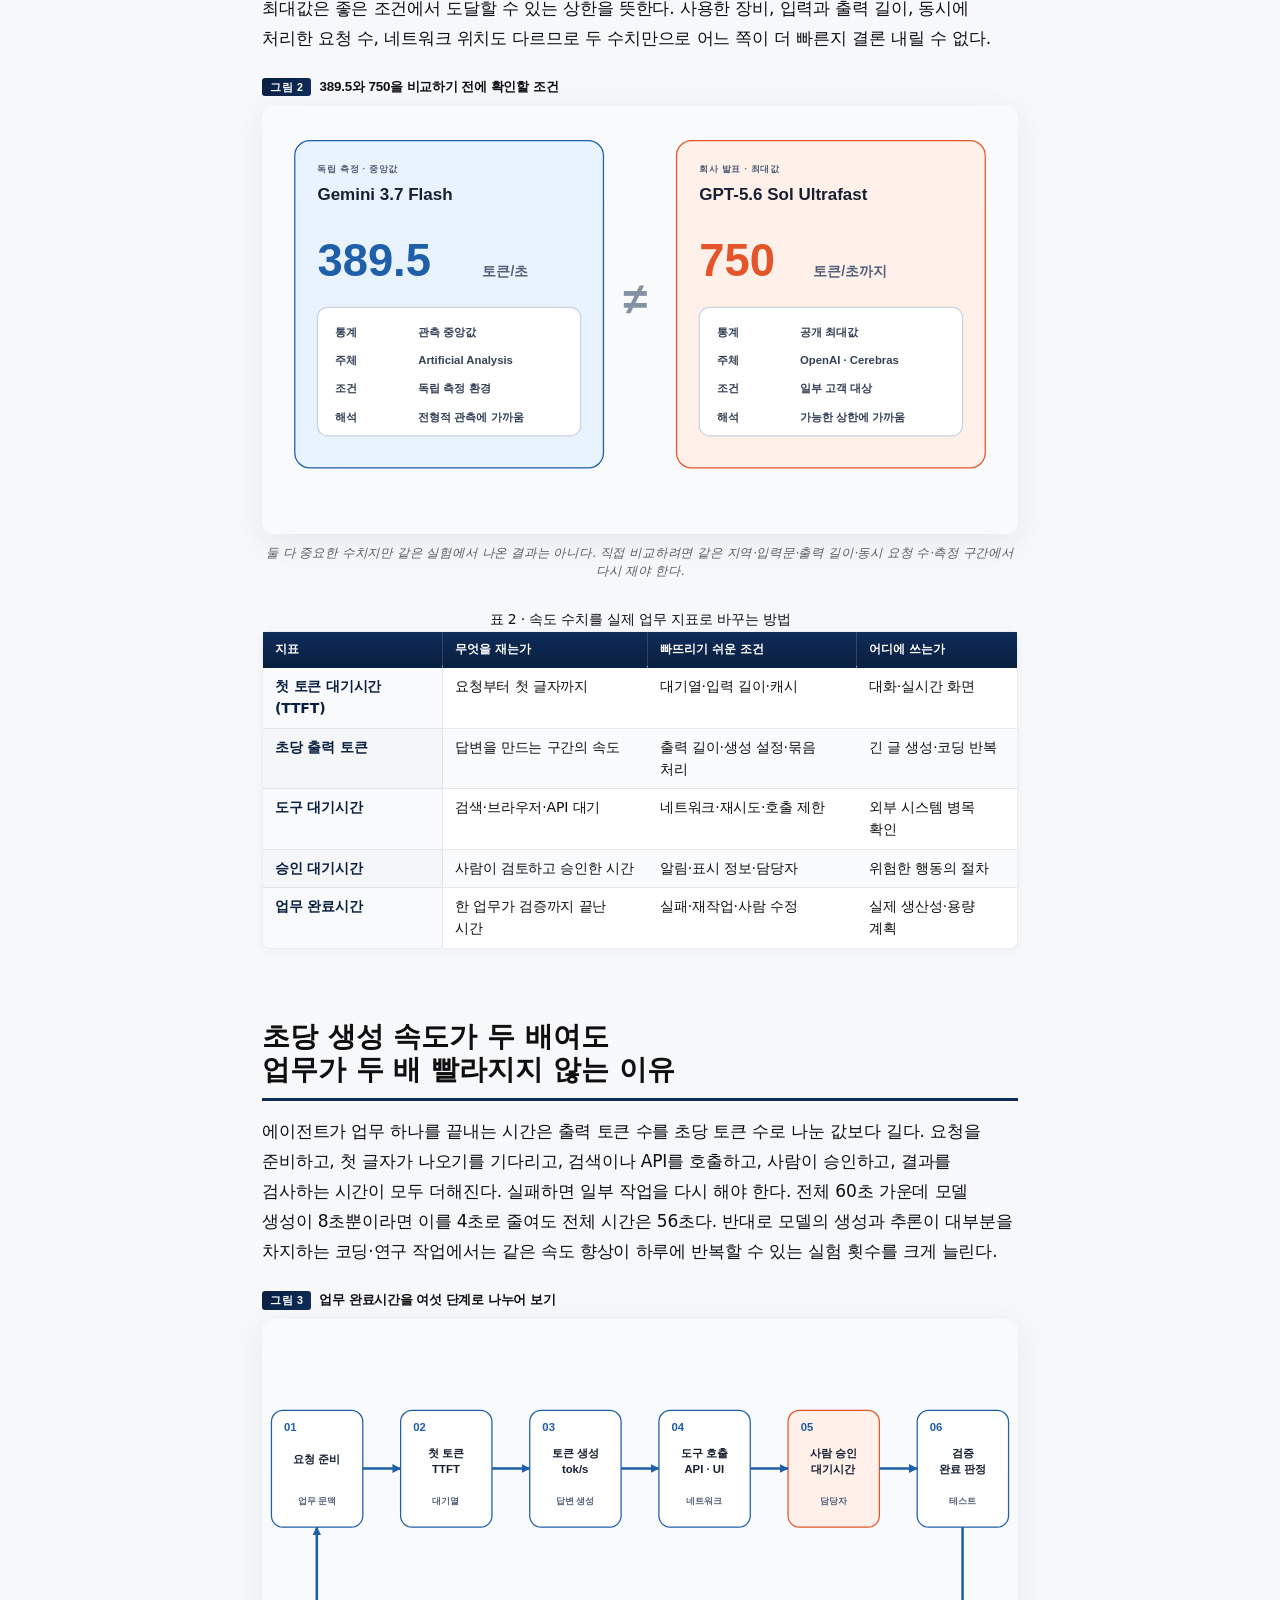
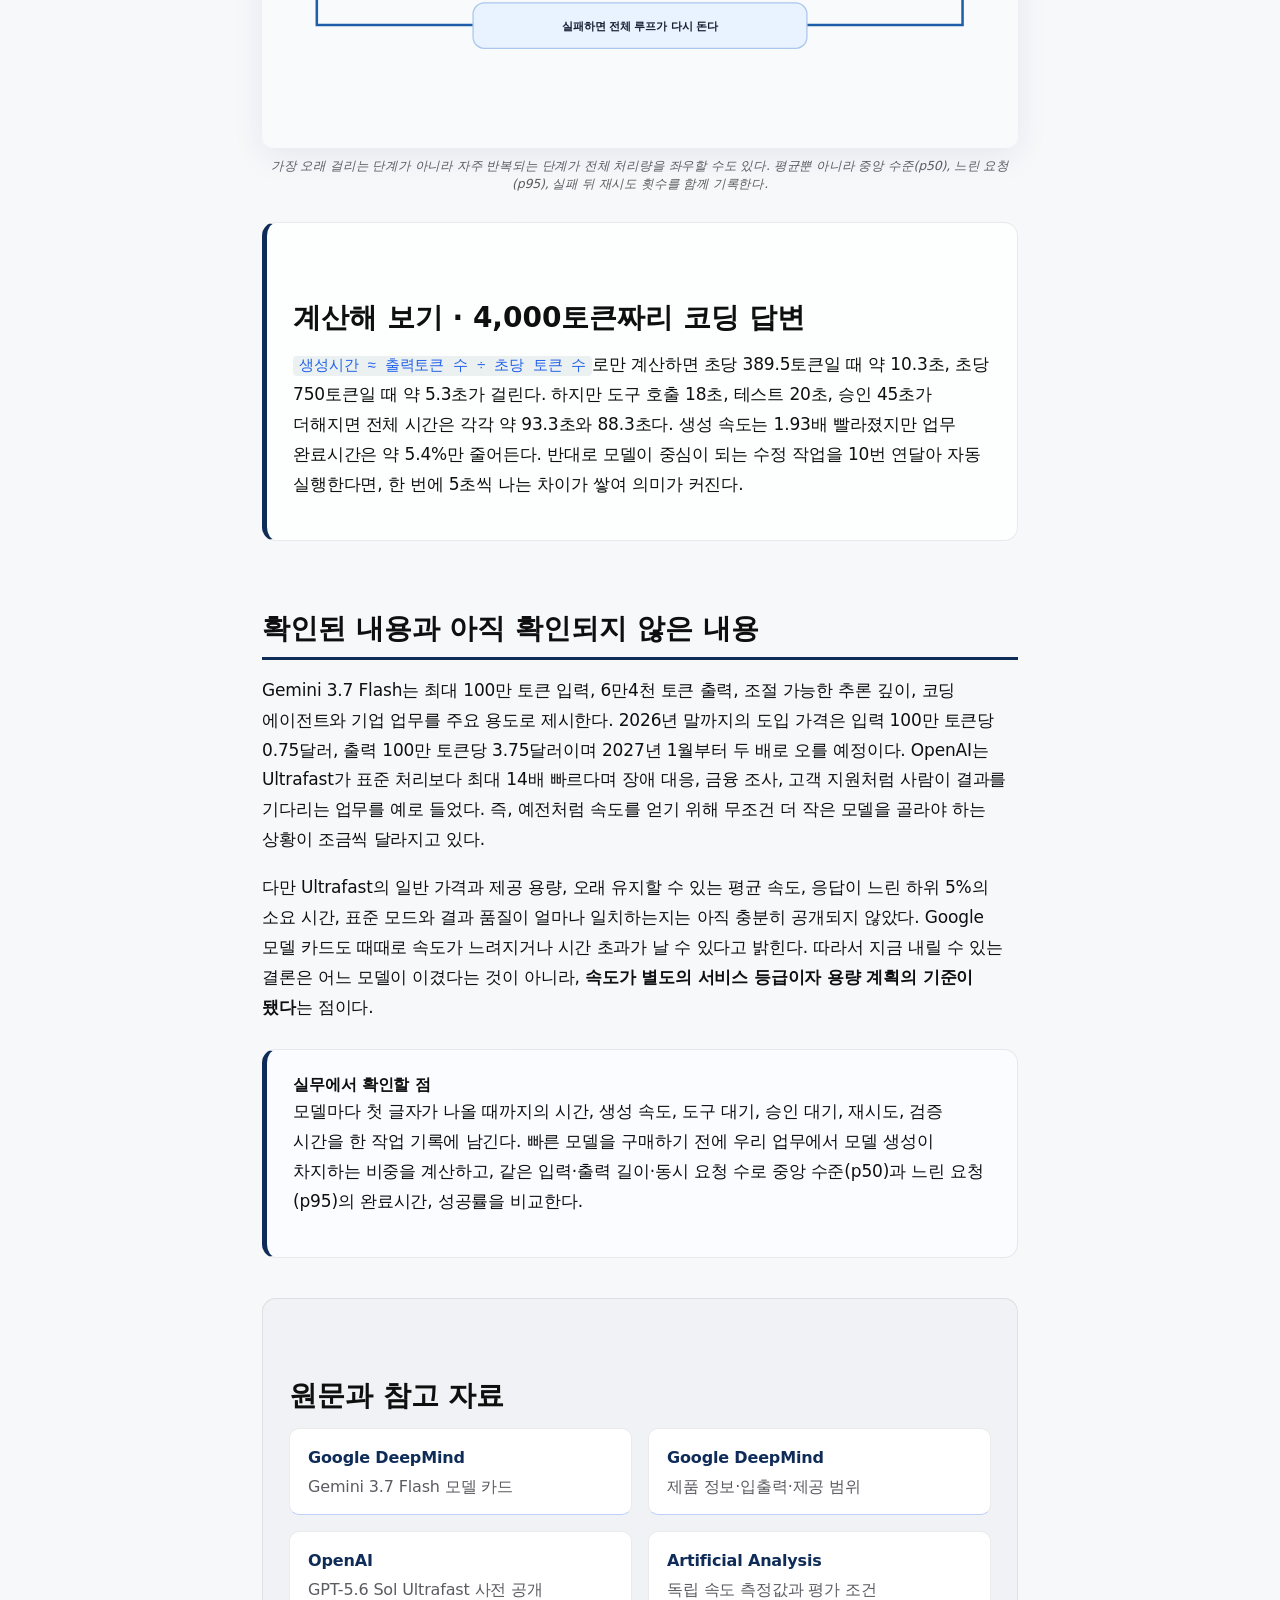
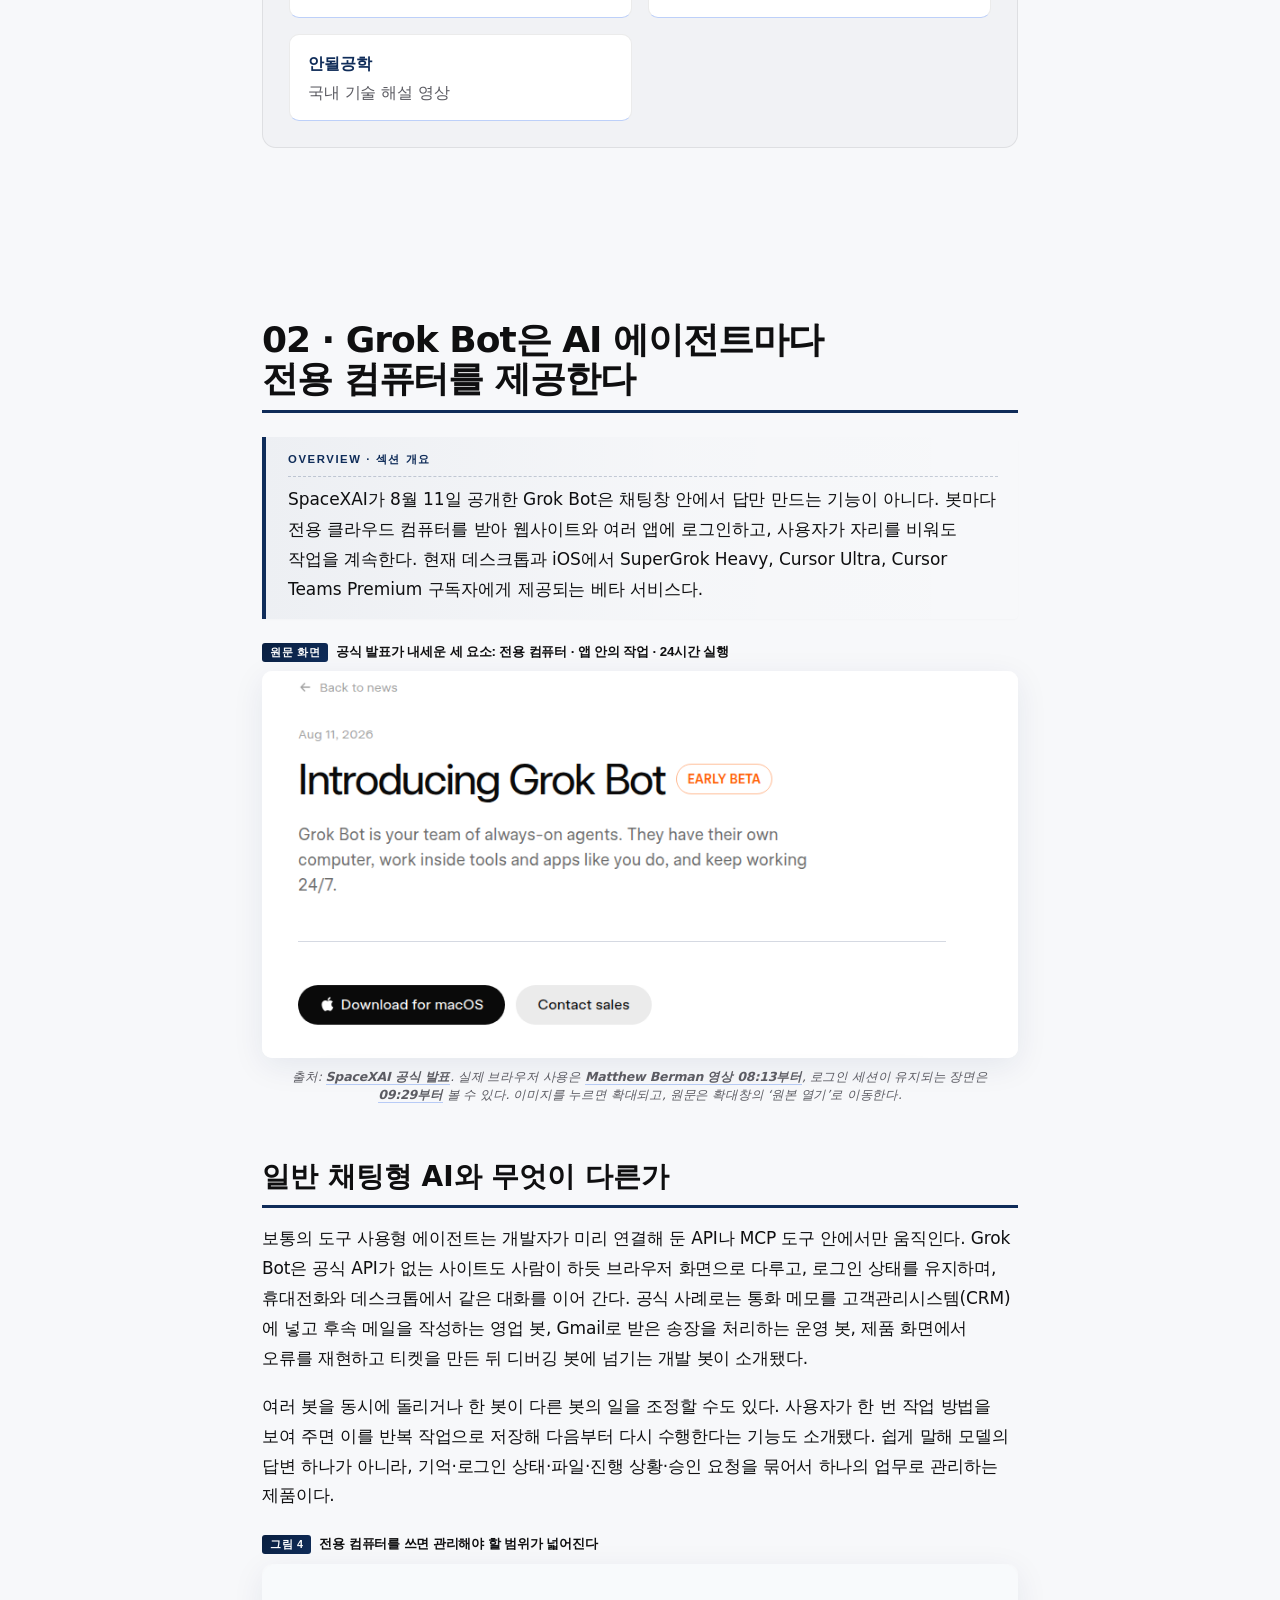
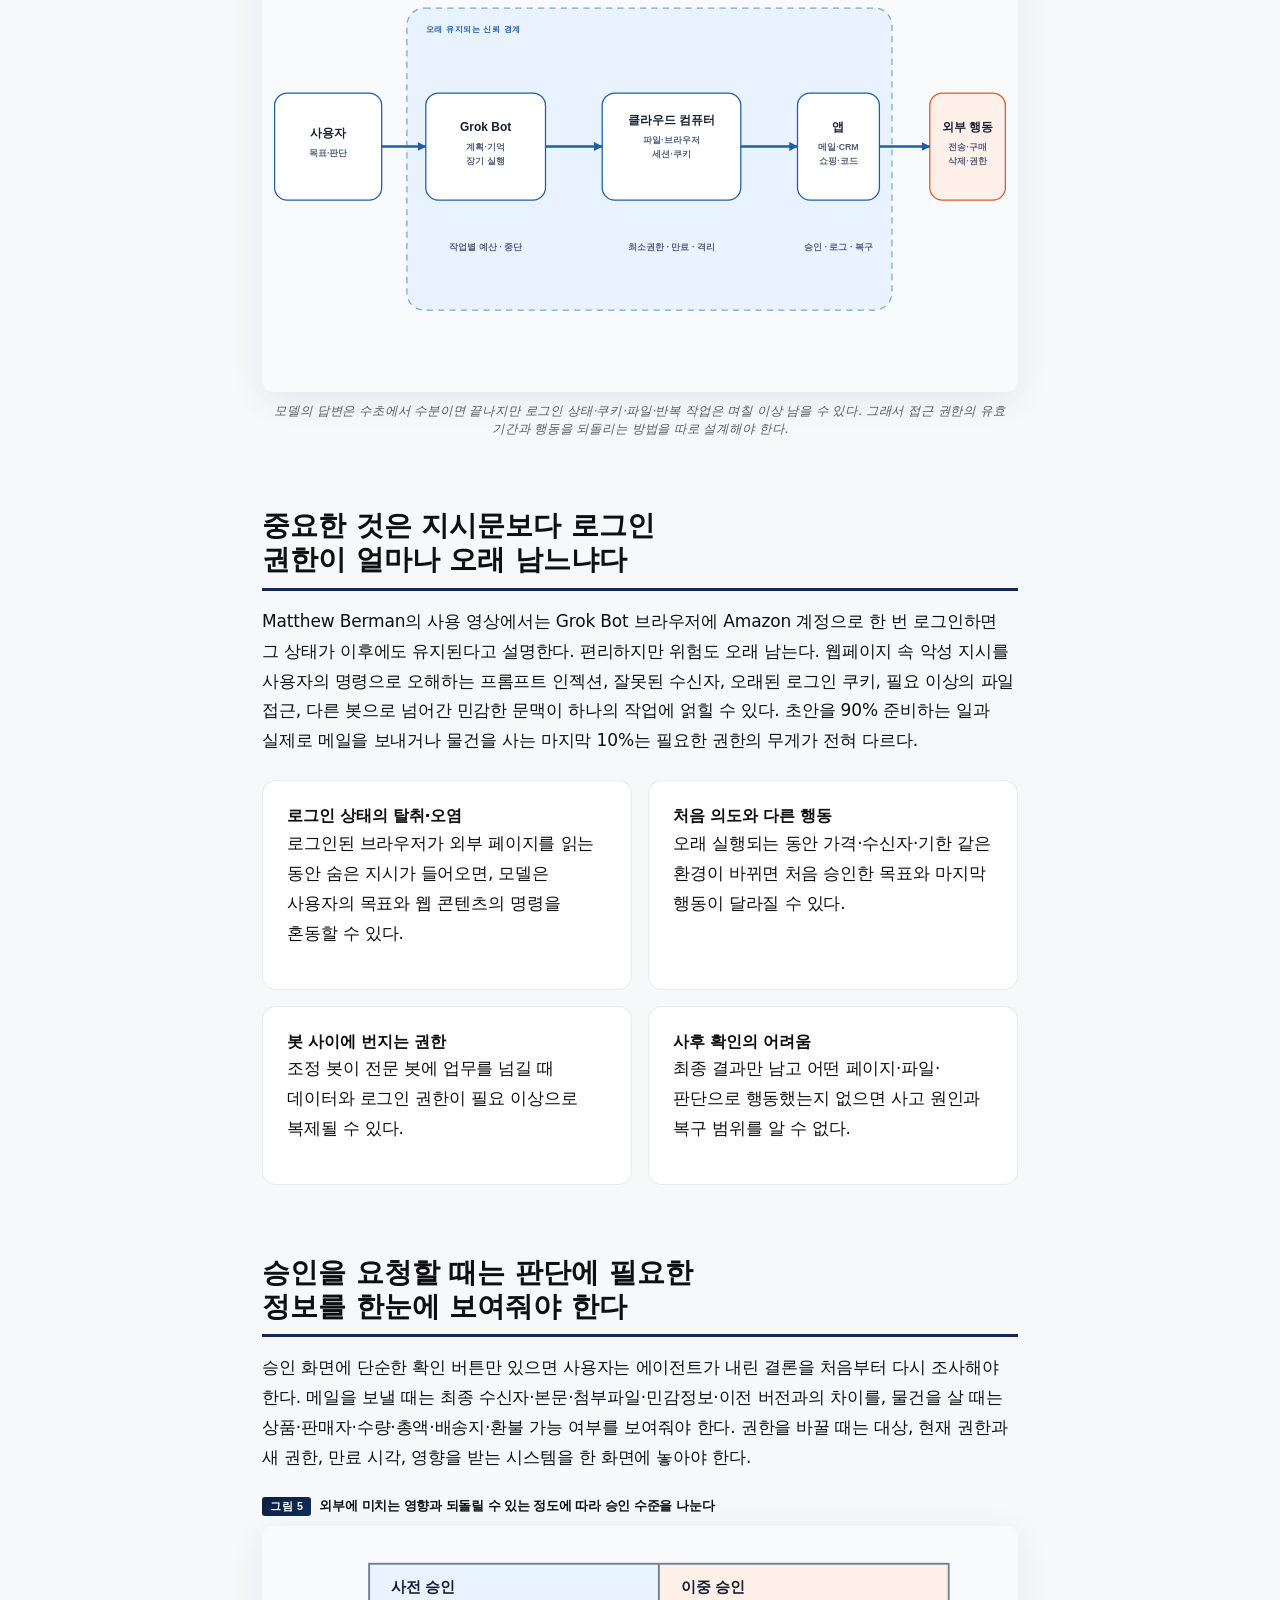
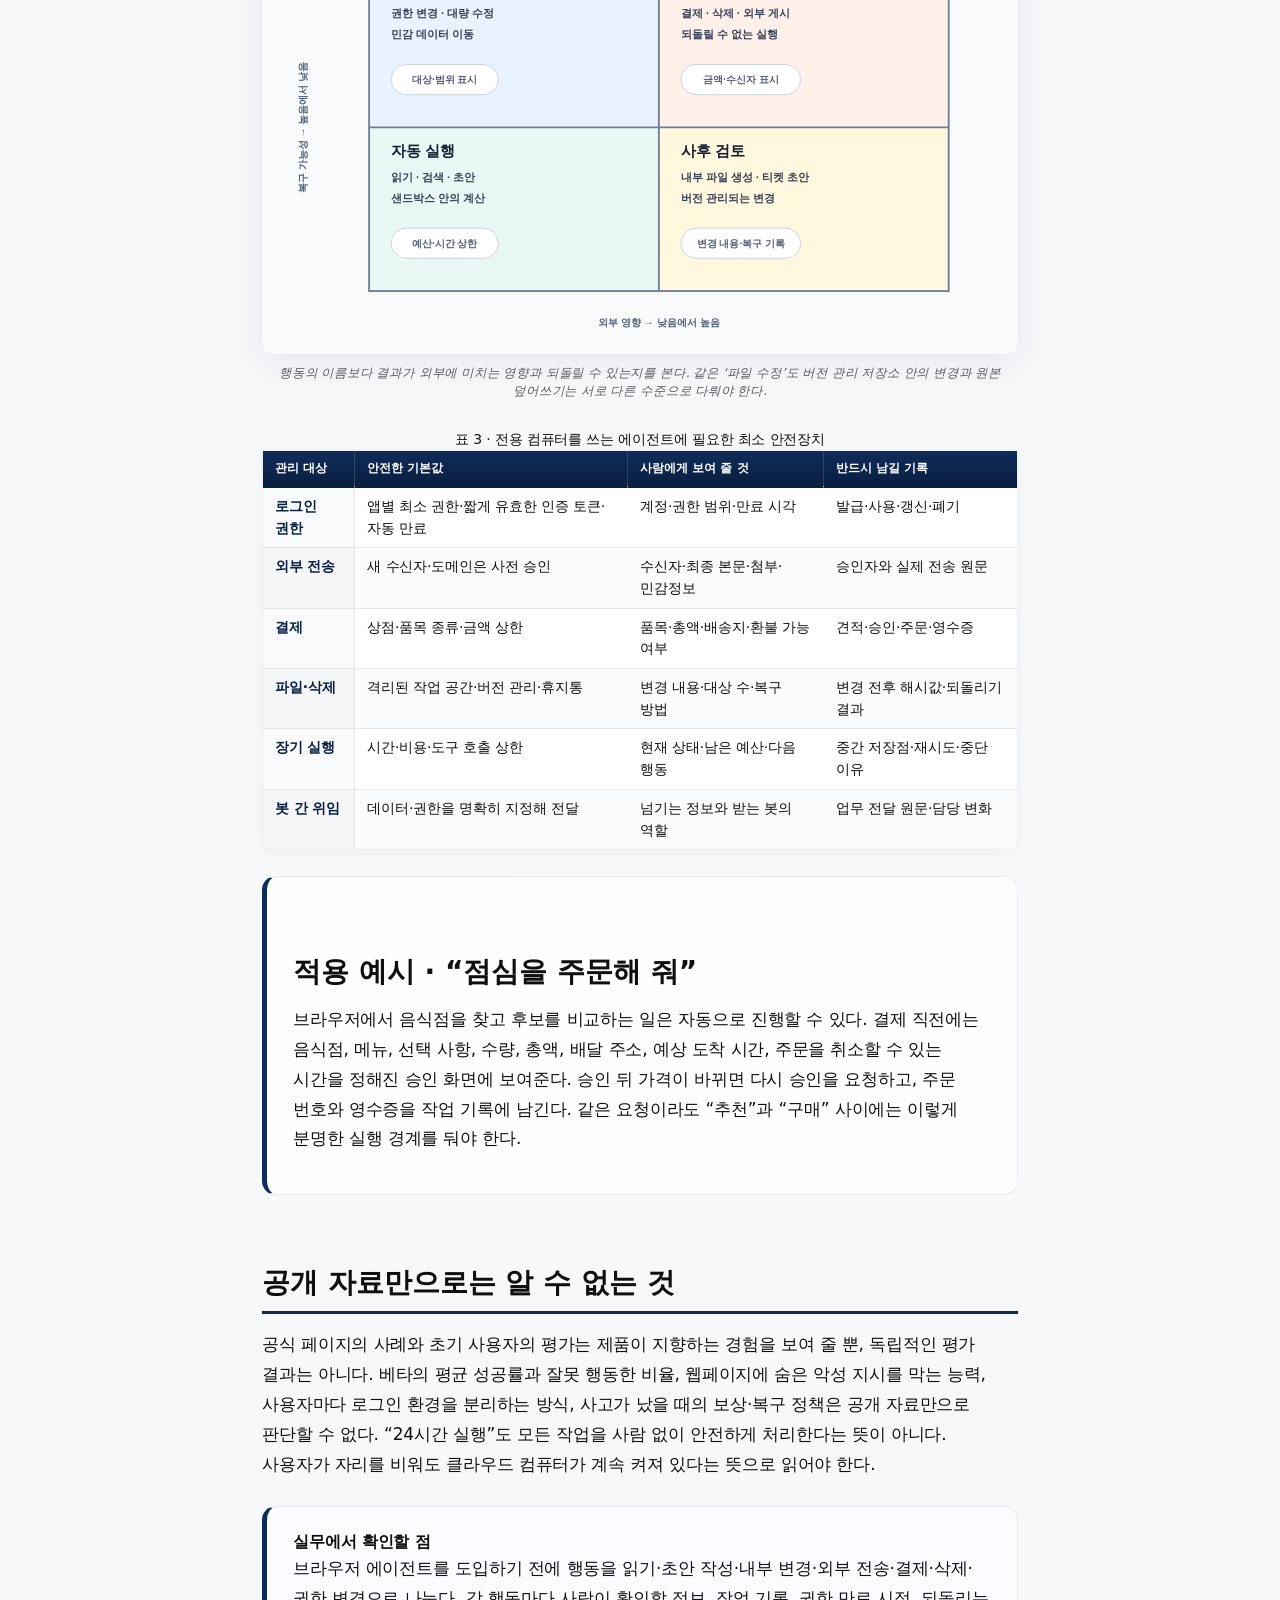
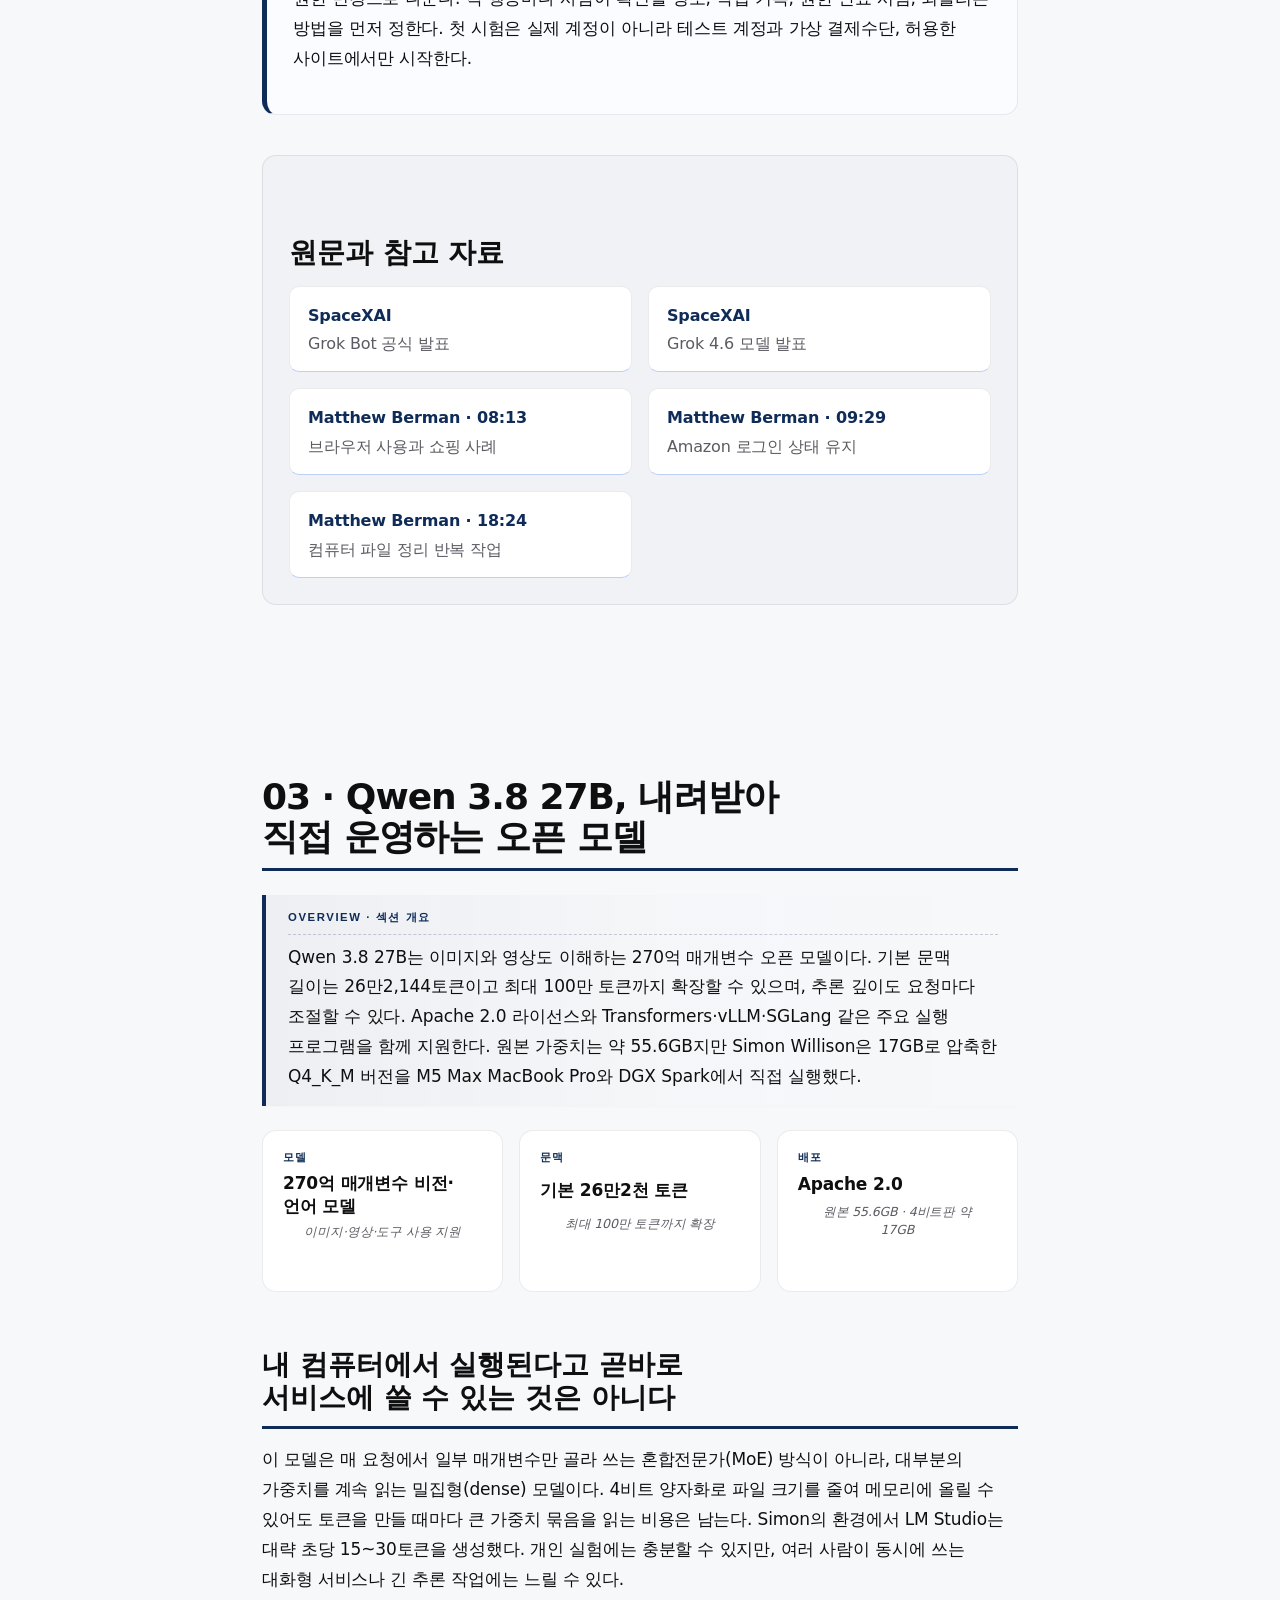
<file: html/ai-weekly/2026-08-22/report.html>
<!doctype html>
<html lang="ko" class="theme-light" data-report-template="study-report-v1">
<head>
  <meta charset="utf-8">
  <meta name="viewport" content="width=device-width, initial-scale=1">
  <meta name="description" content="2026년 8월 15일부터 21일까지 주목받은 AI 소식 10개를 원문·논문·코드·제품 화면과 함께 쉽게 풀어 쓴 AIML Quant AI Weekly 상세 리포트">
  <title>AI Weekly 2026-08-22 · 상세 해설 리포트</title>
  <link rel="icon" href="../../assets/favicon.svg" type="image/svg+xml">
  <link rel="stylesheet" href="assets/report.css">
</head>
<body class="continuous-mode ai-weekly-report">
  <a class="skip-link" href="#summary">리포트 본문으로 건너뛰기</a>
  <button id="tocToggle" class="report-nav-toggle" type="button" aria-label="목차 열기" aria-controls="tocDrawer" aria-expanded="false" title="목차"><span aria-hidden="true">☰</span></button>
  <div class="report-settings" aria-label="설정">
    <button id="settingsToggle" class="report-settings-toggle" type="button" aria-label="설정 열기" aria-controls="settingsPanel" aria-expanded="false" title="설정">
      <svg width="18" height="18" viewBox="0 0 24 24" fill="none" stroke="currentColor" stroke-width="2" stroke-linecap="round" stroke-linejoin="round" aria-hidden="true"><circle cx="12" cy="12" r="3"/><path d="M9.67 4.14a2.34 2.34 0 0 1 4.66 0 2.34 2.34 0 0 0 3.32 1.91 2.34 2.34 0 0 1 2.33 4.04 2.34 2.34 0 0 0 0 3.82 2.34 2.34 0 0 1-2.33 4.04 2.34 2.34 0 0 0-3.32 1.91 2.34 2.34 0 0 1-4.66 0 2.34 2.34 0 0 0-3.32-1.91 2.34 2.34 0 0 1-2.33-4.04 2.34 2.34 0 0 0 0-3.82 2.34 2.34 0 0 1 2.33-4.04 2.34 2.34 0 0 0 3.32-1.91"/></svg>
    </button>
    <div id="settingsPanel" class="report-settings-panel" aria-hidden="true">
      <div class="report-settings-panel__group"><span class="report-settings-panel__label">화면</span><button id="themeToggle" type="button" onclick="cycleTheme()" aria-label="나이트 모드 전환">☀</button></div>
      <div class="report-settings-panel__group"><span class="report-settings-panel__label">출력</span><button class="report-settings-action" type="button" onclick="window.print()">인쇄 / PDF</button></div>
      <div class="report-settings-panel__group"><span class="report-settings-panel__label">이동</span><nav class="report-quick-links" aria-label="AI Weekly 링크"><a href="../">전체 목록</a><a href="report.html" aria-current="page">상세 리포트</a><a href="./">발표자료</a></nav></div>
    </div>
  </div>
  <div id="tocBackdrop" class="report-toc-backdrop" hidden></div>
  <nav id="tocDrawer" class="report-toc-drawer" aria-label="문서 목차" aria-hidden="true"><div class="report-toc-drawer__head"><span>목차</span><button id="tocClose" type="button" aria-label="목차 닫기">×</button></div><ol id="tocDrawerList" class="report-toc-drawer__list"></ol></nav>

  <article class="report continuous-mode">
    <section class="report-cover">
      <div class="report-cover__wordmark"><span class="report-cover__wordmark-name">AIML Quant</span><span class="report-cover__wordmark-sub">AI WEEKLY · ISSUE 001</span></div>
      <p class="report-cover__kicker">2026.08.15 00:00 → 08.21 09:53 KST</p>
      <h1 class="report-cover__title">AI에게 질문만 하던 단계를 넘어,<br>이제는 일을 맡긴다</h1>
      <p class="report-cover__subtitle">빠르게 답하는 모델, 전용 클라우드 컴퓨터에서 일하는 에이전트, 직접 운영할 수 있는 오픈 모델이 한꺼번에 등장했다. 이제는 모델 점수뿐 아니라 업무를 끝내는 데 걸리는 시간, 에이전트에게 줄 권한, 비용과 검증 절차까지 함께 비교해야 한다.</p>
      <dl class="report-cover__meta"><div><dt>선정</dt><dd>주요 소식 10개 · 심층 해설 3개</dd></div><div><dt>구성</dt><dd>쉬운 설명 · 원문 링크</dd></div><div><dt>발표</dt><dd>30분 · 15장</dd></div></dl>
    </section>

    <nav id="contents" class="report-toc page-break" aria-label="인쇄용 목차">
      <header class="report-toc__head">
        <p class="report-toc__kicker">AI 위클리 · 1호</p>
        <h1 class="report-toc__title">이 리포트에서 다루는 내용</h1>
        <p class="report-toc__lede">핵심 결론만 빠르게 훑거나, 세 가지 심층 해설부터 차례대로 읽어도 좋다. 항목을 누르면 원하는 부분으로 바로 이동한다.</p>
      </header>
      <div class="toc-paths" aria-label="추천 읽기 순서">
        <a href="#summary"><span>먼저 보기</span><b>이번 주 결론</b><small>주요 소식 10개의 공통 흐름을 3분 안에 훑는다.</small></a>
        <a href="#story-frontier-throughput-race"><span>깊이 읽기</span><b>심층 해설 3개</b><small>생성 속도·에이전트·오픈 모델을 차근차근 살펴본다.</small></a>
        <a href="#actions"><span>바로 써보기</span><b>실무 적용</b><small>이번 주에 확인할 다섯 가지와 토론 질문을 정리한다.</small></a>
      </div>
      <div class="report-toc__chapters-head"><h2>전체 목차</h2><span>9개 항목</span></div>
      <ol class="report-toc__list">
        <li class="report-toc__item report-toc__item--overview"><a href="#summary"><span class="report-toc__num">00</span><span class="report-toc__label">이번 주의 결론과 주요 소식 10개</span><span class="report-toc__leader"></span><span class="report-toc__page">3</span></a></li>
        <li class="report-toc__item report-toc__item--guide"><a href="#reading-guide"><span class="report-toc__num">01</span><span class="report-toc__label">주장과 숫자를 읽는 법</span><span class="report-toc__leader"></span><span class="report-toc__page">5</span></a></li>
        <li class="report-toc__item report-toc__item--deep"><a href="#story-frontier-throughput-race"><span class="report-toc__num">02</span><span class="report-toc__label">심층 01 · 모델의 생성 속도가 중요한 이유</span><span class="report-toc__leader"></span><span class="report-toc__page">7</span></a></li>
        <li class="report-toc__item report-toc__item--deep"><a href="#story-grok-bot-computer-agent"><span class="report-toc__num">03</span><span class="report-toc__label">심층 02 · Grok Bot의 전용 컴퓨터</span><span class="report-toc__leader"></span><span class="report-toc__page">13</span></a></li>
        <li class="report-toc__item report-toc__item--deep"><a href="#story-qwen-open-deployment"><span class="report-toc__num">04</span><span class="report-toc__label">심층 03 · 직접 운영하는 Qwen 오픈 모델</span><span class="report-toc__leader"></span><span class="report-toc__page">20</span></a></li>
        <li class="report-toc__item report-toc__item--radar"><a href="#story-deepseek-dspark-serving"><span class="report-toc__num">05</span><span class="report-toc__label">주요 소식 04–07 · 생성 속도·수학·워터마크·의료</span><span class="report-toc__leader"></span><span class="report-toc__page">27</span></a></li>
        <li class="report-toc__item report-toc__item--radar"><a href="#story-enterprise-agent-delegation"><span class="report-toc__num">06</span><span class="report-toc__label">주요 소식 08–10 · 기업 도입·금융·학습 데이터</span><span class="report-toc__leader"></span><span class="report-toc__page">38</span></a></li>
        <li class="report-toc__item report-toc__item--action"><a href="#actions"><span class="report-toc__num">07</span><span class="report-toc__label">실무에 적용할 다섯 가지와 토론 질문</span><span class="report-toc__leader"></span><span class="report-toc__page">46</span></a></li>
        <li class="report-toc__item report-toc__item--appendix"><a href="#references"><span class="report-toc__num">A</span><span class="report-toc__label">원문·코드·논문 전체 목록</span><span class="report-toc__leader"></span><span class="report-toc__page">49</span></a></li>
      </ol>
    </nav>

    <section class="report-section page-break" id="summary">
      <div class="report-section__kicker">한눈에 보는 이번 주</div>
      <h1>이번 주에는 모델의 지능보다 ‘일을 끝내는 과정’이 더 중요해졌다</h1>
      <p class="report-section__lede">이번 주 주요 소식 10개는 한 가지 질문으로 모인다. 이제는 AI가 얼마나 똑똑한지만 물어서는 부족하다. 결과를 얼마나 빨리 내는지, 로그인된 앱에서 어디까지 행동할 수 있는지, 우리 장비에서 얼마의 비용으로 실행되는지, 문제가 생겼을 때 누가 멈추고 되돌릴 수 있는지도 함께 따져야 한다.</p>
      <div class="callout--hero"><span class="callout__kicker">한 문장 요약</span><span class="callout__body"><strong>어떤 모델을 쓸지만 정해서는 부족하다. AI가 일할 환경, 행사할 권한, 결과를 확인하고 되돌리는 절차, 비용과 데이터 이력까지 함께 설계해야 한다.</strong></span></div>
      <figure class="report-figure" id="fig-week-map" data-deck-use="required"><figcaption class="asset-caption asset-caption--figure"><span class="asset-caption__chip">그림 1</span><span class="asset-caption__title">이번 주 주요 소식 10개를 한눈에 보기</span></figcaption><img src="assets/figs/week-map.svg" alt="속도, 전용 컴퓨터, 오픈 모델 직접 운영의 세 가지 심층 주제와 생성 속도, 수학, 워터마크, 의료, 기업 도입, 금융, 학습 데이터의 일곱 가지 주요 소식"><small class="asset-note">위의 세 가지는 30분 발표에서 자세히 다루고, 아래의 일곱 가지는 같은 변화가 연구·조직·인프라로 번지는 모습을 보여 준다. 그림을 클릭하면 전체화면에서 확대해 볼 수 있다.</small></figure>
      <h2>세 가지 변화가 특히 중요하다</h2>
      <div class="explainer-grid explainer-grid--three"><article><b>속도도 중요한 성능이다</b><p>초당 출력 토큰 수가 높아지면 대화가 부드러워지는 데서 끝나지 않는다. 한 근무일에 반복할 수 있는 코딩·연구 실험과 장애 대응 횟수도 달라진다.</p></article><article><b>권한과 복구도 성능의 일부다</b><p>에이전트가 브라우저·메일·결제·파일을 다루기 시작하면 로그인 정보의 유효 기간, 사람 승인, 작업 기록, 되돌리기가 정확도만큼 중요해진다.</p></article><article><b>가중치 공개만으로 운영은 끝나지 않는다</b><p>라이선스, 양자화, 메모리, 실행 프로그램, 동시 사용자 수, 내부 평가까지 모두 갖춰야 실제 서비스에 쓸 수 있다.</p></article></div>
      <table class="cmp-table" id="table-top-ten"><caption>표 1 · 이번 호 주요 소식 10개와 올바른 해석</caption><thead><tr><th>#</th><th>소식</th><th>확인된 내용</th><th>이렇게 해석하면 곤란하다</th></tr></thead><tbody>
        <tr><td>1</td><td>Gemini 3.7 Flash · GPT-5.6 Ultrafast</td><td>속도와 응답 시간을 별도 상품으로 제시</td><td>389.5와 750은 같은 조건에서 잰 값이 아님</td></tr>
        <tr><td>2</td><td>Grok Bot</td><td>전용 클라우드 컴퓨터에서 여러 앱을 다루는 베타</td><td>사람 없이 안전하게 일한다는 독립 검증은 없음</td></tr>
        <tr><td>3</td><td>Qwen 3.8 27B</td><td>270억 비전·언어 모델·26만 토큰·Apache 2.0</td><td>17GB로 줄여 실행해도 빠른 서비스가 보장되지는 않음</td></tr>
        <tr><td>4</td><td>DeepSeek V4 Pro + DSpark</td><td>모델과 답변 생성을 앞당기는 실행 프로그램을 함께 공개</td><td>오픈 모델이라고 장비 부담이 작은 것은 아님</td></tr>
        <tr><td>5</td><td>Claude 제타 연구</td><td>임계선 위 단순 영점의 하한 ≥2/3, Lean 형식 증명</td><td>리만 가설을 67% 풀었다는 뜻이 아님</td></tr>
        <tr><td>6</td><td>Claude 텍스트 워터마크</td><td>향후 모델에 비밀 키를 이용한 통계 패턴을 넣을 계획</td><td>현재 모든 출력의 저자를 가려내는 도구는 아님</td></tr>
        <tr><td>7</td><td>AMIE Video</td><td>100개 시나리오에서 모의 영상 상담 300회를 비교</td><td>실제 진료 현장에서 안전성을 입증한 연구는 아님</td></tr>
        <tr><td>8</td><td>기업 AI 이용 통계</td><td>상위 10% 기업은 중간 기업보다 사용자당 토큰을 8.3배 사용</td><td>토큰 양이 사업 가치를 직접 측정하지는 않음</td></tr>
        <tr><td>9</td><td>AI 인프라 금융</td><td>6개 금융사가 5,000억 달러 이상의 장기 자금 조달 계획을 발표</td><td>즉시 집행된 투자금이나 NVIDIA의 매출은 아님</td></tr>
        <tr><td>10</td><td>Amazon 희귀 서적 탐사</td><td>AirTag로 책이 VGT3 스캔 시설에 도착한 경로를 확인</td><td>어떤 데이터셋과 모델에 썼는지는 공개되지 않음</td></tr>
      </tbody></table>
    </section>

    <section class="report-section page-break" id="reading-guide">
      <div class="report-section__kicker">숫자와 주장 읽는 법</div>
      <h1>숫자가 같아 보여도, 측정한 사람과 조건이 다르면 의미가 달라진다</h1>
      <p class="report-section__lede">제품 발표, 제한 공개, 연구 결과, 회사가 공개한 이용 통계, 언론의 탐사 보도는 근거의 성격이 서로 다르다. 아래 네 질문을 각 소식에 적용하면 눈에 띄는 숫자와 실제로 확인된 사실을 구분할 수 있다.</p>
      <div class="status-grid"><article><span class="status-chip status-chip--release">제품 공개</span><h2>지금 쓸 수 있는가</h2><p>누가 어떤 라이선스와 가격, 이용 범위로 공개했는지 확인한다. 일부 고객에게만 여는 시험 단계와 정식 제공을 구분한다.</p></article><article><span class="status-chip status-chip--research">연구</span><h2>무엇을 실험했는가</h2><p>어떤 시나리오에서 누가 참여했고, 무엇과 비교했으며, 누가 평가했는지 확인한다. 실제 환경과 다른 조건도 함께 본다.</p></article><article><span class="status-chip status-chip--vendor">회사 통계</span><h2>누구의 데이터인가</h2><p>회사가 공개한 고객 데이터는 그 회사 제품 안의 움직임을 보여 준다. 전체 시장이나 사업 성과로 바로 확대해서 해석하지 않는다.</p></article><article><span class="status-chip status-chip--investigation">탐사 보도</span><h2>어디까지 확인했는가</h2><p>관찰·문서·증언으로 확인한 사실과 아직 공개되지 않아 추정만 가능한 부분을 구분한다.</p></article></div>
      <div class="claim-boundary"><b>숫자를 볼 때 함께 확인할 네 가지</b><ol><li><strong>통계 방식</strong> — 최대값, 중앙값, 평균, 비율 가운데 무엇인가?</li><li><strong>무엇을 셌나</strong> — 사용자, 메시지, 토큰, 상담, 모델 출력 가운데 무엇을 기준으로 삼았나?</li><li><strong>측정 조건</strong> — 장비, 추론 방식, 출력 길이, 동시 요청 수, 사람의 개입 정도는 같았나?</li><li><strong>공개하지 않은 내용</strong> — 가격, 실패율, 데이터 범위, 검증 단계 가운데 무엇이 빠졌나?</li></ol></div>
    </section>

    <section class="report-section story page-break" id="story-frontier-throughput-race">
      <div class="report-section__kicker">심층 01 · 생성 속도 · 정식 공개와 제한 공개</div>
      <h1>01 · 이제는 모델의 지능만큼 답변 속도도 중요하다</h1>
      <p class="report-section__lede">Google은 8월 13일 Gemini 3.7 Flash를 정식 출시했고, OpenAI는 같은 날 GPT-5.6 Sol을 Cerebras에서 최대 초당 750토큰으로 실행하는 Ultrafast를 제한적으로 공개했다. 하나는 누구나 쓸 수 있는 정식 제품이고 다른 하나는 일부 고객만 쓰는 시험 단계라 직접 맞대결할 수는 없다. 다만 두 회사 모두 높은 수준의 모델을 빠르게 제공하는 능력을 별도 상품으로 내세웠다는 점은 같다.</p>
      <div class="story-facts"><div><span>Gemini</span><b>입력 100만 · 출력 6만4천 토큰</b><small>추론 깊이를 사용자가 조절</small></div><div><span>Ultrafast</span><b>최대 초당 750토큰</b><small>GPT-5.6 Sol · 제한 공개</small></div><div><span>비교 기준</span><b>같은 시간에 끝낸 유용한 업무</b><small>속도와 지능을 함께 평가</small></div></div>

      <h2>389.5와 750을 그대로 비교할 수 없는 이유</h2>
      <p>Artificial Analysis에 표시된 Gemini 3.7 Flash의 초당 389.5토큰은 여러 측정값을 크기순으로 놓았을 때 한가운데에 오는 <strong>중앙값</strong>이다. 반면 초당 750토큰은 OpenAI가 Cerebras 기반 Ultrafast에서 낼 수 있다고 밝힌 <strong>최대값</strong>이다. 중앙값은 일반적인 요청에서 기대할 만한 속도를, 최대값은 좋은 조건에서 도달할 수 있는 상한을 뜻한다. 사용한 장비, 입력과 출력 길이, 동시에 처리한 요청 수, 네트워크 위치도 다르므로 두 수치만으로 어느 쪽이 더 빠른지 결론 내릴 수 없다.</p>
      <figure class="report-figure" id="fig-throughput-race" data-deck-use="required"><figcaption class="asset-caption asset-caption--figure"><span class="asset-caption__chip">그림 2</span><span class="asset-caption__title">389.5와 750을 비교하기 전에 확인할 조건</span></figcaption><img src="assets/figs/throughput-race.svg" alt="Gemini 3.7 Flash의 독립 측정 중앙값인 초당 389.5토큰과 GPT-5.6 Sol Ultrafast의 공급자 공개 최대값인 초당 750토큰의 통계 방식과 측정 조건 비교"><small class="asset-note">둘 다 중요한 수치지만 같은 실험에서 나온 결과는 아니다. 직접 비교하려면 같은 지역·입력문·출력 길이·동시 요청 수·측정 구간에서 다시 재야 한다.</small></figure>
      <table class="cmp-table" id="table-throughput"><caption>표 2 · 속도 수치를 실제 업무 지표로 바꾸는 방법</caption><thead><tr><th>지표</th><th>무엇을 재는가</th><th>빠뜨리기 쉬운 조건</th><th>어디에 쓰는가</th></tr></thead><tbody><tr><td>첫 토큰 대기시간(TTFT)</td><td>요청부터 첫 글자까지</td><td>대기열·입력 길이·캐시</td><td>대화·실시간 화면</td></tr><tr><td>초당 출력 토큰</td><td>답변을 만드는 구간의 속도</td><td>출력 길이·생성 설정·묶음 처리</td><td>긴 글 생성·코딩 반복</td></tr><tr><td>도구 대기시간</td><td>검색·브라우저·API 대기</td><td>네트워크·재시도·호출 제한</td><td>외부 시스템 병목 확인</td></tr><tr><td>승인 대기시간</td><td>사람이 검토하고 승인한 시간</td><td>알림·표시 정보·담당자</td><td>위험한 행동의 절차</td></tr><tr><td>업무 완료시간</td><td>한 업무가 검증까지 끝난 시간</td><td>실패·재작업·사람 수정</td><td>실제 생산성·용량 계획</td></tr></tbody></table>

      <h2>초당 생성 속도가 두 배여도 업무가 두 배 빨라지지 않는 이유</h2>
      <p>에이전트가 업무 하나를 끝내는 시간은 출력 토큰 수를 초당 토큰 수로 나눈 값보다 길다. 요청을 준비하고, 첫 글자가 나오기를 기다리고, 검색이나 API를 호출하고, 사람이 승인하고, 결과를 검사하는 시간이 모두 더해진다. 실패하면 일부 작업을 다시 해야 한다. 전체 60초 가운데 모델 생성이 8초뿐이라면 이를 4초로 줄여도 전체 시간은 56초다. 반대로 모델의 생성과 추론이 대부분을 차지하는 코딩·연구 작업에서는 같은 속도 향상이 하루에 반복할 수 있는 실험 횟수를 크게 늘린다.</p>
      <figure class="report-figure" id="fig-latency-budget" data-deck-use="required"><figcaption class="asset-caption asset-caption--figure"><span class="asset-caption__chip">그림 3</span><span class="asset-caption__title">업무 완료시간을 여섯 단계로 나누어 보기</span></figcaption><img src="assets/figs/latency-budget.svg" alt="요청 준비, 첫 토큰, 토큰 생성, 도구 호출, 사람 승인, 검증과 재시도로 이루어진 완료시간"><small class="asset-note">가장 오래 걸리는 단계가 아니라 자주 반복되는 단계가 전체 처리량을 좌우할 수도 있다. 평균뿐 아니라 중앙 수준(p50), 느린 요청(p95), 실패 뒤 재시도 횟수를 함께 기록한다.</small></figure>

      <div class="worked-example"><h2>계산해 보기 · 4,000토큰짜리 코딩 답변</h2><p><code>생성시간 ≈ 출력토큰 수 ÷ 초당 토큰 수</code>로만 계산하면 초당 389.5토큰일 때 약 10.3초, 초당 750토큰일 때 약 5.3초가 걸린다. 하지만 도구 호출 18초, 테스트 20초, 승인 45초가 더해지면 전체 시간은 각각 약 93.3초와 88.3초다. 생성 속도는 1.93배 빨라졌지만 업무 완료시간은 약 5.4%만 줄어든다. 반대로 모델이 중심이 되는 수정 작업을 10번 연달아 자동 실행한다면, 한 번에 5초씩 나는 차이가 쌓여 의미가 커진다.</p></div>

      <h2>확인된 내용과 아직 확인되지 않은 내용</h2>
      <p>Gemini 3.7 Flash는 최대 100만 토큰 입력, 6만4천 토큰 출력, 조절 가능한 추론 깊이, 코딩 에이전트와 기업 업무를 주요 용도로 제시한다. 2026년 말까지의 도입 가격은 입력 100만 토큰당 0.75달러, 출력 100만 토큰당 3.75달러이며 2027년 1월부터 두 배로 오를 예정이다. OpenAI는 Ultrafast가 표준 처리보다 최대 14배 빠르다며 장애 대응, 금융 조사, 고객 지원처럼 사람이 결과를 기다리는 업무를 예로 들었다. 즉, 예전처럼 속도를 얻기 위해 무조건 더 작은 모델을 골라야 하는 상황이 조금씩 달라지고 있다.</p>
      <p>다만 Ultrafast의 일반 가격과 제공 용량, 오래 유지할 수 있는 평균 속도, 응답이 느린 하위 5%의 소요 시간, 표준 모드와 결과 품질이 얼마나 일치하는지는 아직 충분히 공개되지 않았다. Google 모델 카드도 때때로 속도가 느려지거나 시간 초과가 날 수 있다고 밝힌다. 따라서 지금 내릴 수 있는 결론은 어느 모델이 이겼다는 것이 아니라, <strong>속도가 별도의 서비스 등급이자 용량 계획의 기준이 됐다</strong>는 점이다.</p>
      <div class="story-verdict"><b>실무에서 확인할 점</b><p>모델마다 첫 글자가 나올 때까지의 시간, 생성 속도, 도구 대기, 승인 대기, 재시도, 검증 시간을 한 작업 기록에 남긴다. 빠른 모델을 구매하기 전에 우리 업무에서 모델 생성이 차지하는 비중을 계산하고, 같은 입력·출력 길이·동시 요청 수로 중앙 수준(p50)과 느린 요청(p95)의 완료시간, 성공률을 비교한다.</p></div>
      <aside class="story-resources" aria-label="속도 경쟁 원문과 데이터"><h2>원문과 참고 자료</h2><div class="resource-grid"><a href="https://deepmind.google/models/model-cards/gemini-3-7-flash/"><b>Google DeepMind</b><span>Gemini 3.7 Flash 모델 카드</span></a><a href="https://deepmind.google/models/gemini/flash/"><b>Google DeepMind</b><span>제품 정보·입출력·제공 범위</span></a><a href="https://openai.com/index/previewing-ultrafast/"><b>OpenAI</b><span>GPT-5.6 Sol Ultrafast 사전 공개</span></a><a href="https://artificialanalysis.ai/models/gemini-3-7-flash"><b>Artificial Analysis</b><span>독립 속도 측정값과 평가 조건</span></a><a href="https://www.youtube.com/watch?v=BpZI_QowF3o"><b>안될공학</b><span>국내 기술 해설 영상</span></a></div></aside>
    </section>

    <section class="report-section story page-break" id="story-grok-bot-computer-agent">
      <div class="report-section__kicker">심층 02 · 컴퓨터 사용 에이전트 · 베타</div>
      <h1>02 · Grok Bot은 AI 에이전트마다 전용 컴퓨터를 제공한다</h1>
      <p class="report-section__lede">SpaceXAI가 8월 11일 공개한 Grok Bot은 채팅창 안에서 답만 만드는 기능이 아니다. 봇마다 전용 클라우드 컴퓨터를 받아 웹사이트와 여러 앱에 로그인하고, 사용자가 자리를 비워도 작업을 계속한다. 현재 데스크톱과 iOS에서 SuperGrok Heavy, Cursor Ultra, Cursor Teams Premium 구독자에게 제공되는 베타 서비스다.</p>
      <figure class="report-figure source-figure" id="fig-grok-source" data-source-image="true" data-original-url="https://x.ai/news/introducing-grok-bot"><figcaption class="asset-caption asset-caption--figure"><span class="asset-caption__chip">원문 화면</span><span class="asset-caption__title">공식 발표가 내세운 세 요소: 전용 컴퓨터 · 앱 안의 작업 · 24시간 실행</span></figcaption><img src="assets/source/grok-bot-official-screen.png" alt="Introducing Grok Bot 공식 발표 페이지에서 전용 컴퓨터와 앱 안의 작업, 24시간 실행을 설명하는 화면"><small class="asset-note">출처: <a href="https://x.ai/news/introducing-grok-bot">SpaceXAI 공식 발표</a>. 실제 브라우저 사용은 <a href="https://www.youtube.com/watch?v=5CSXUsljJ_E&amp;t=493s">Matthew Berman 영상 08:13부터</a>, 로그인 세션이 유지되는 장면은 <a href="https://www.youtube.com/watch?v=5CSXUsljJ_E&amp;t=569s">09:29부터</a> 볼 수 있다. 이미지를 누르면 확대되고, 원문은 확대창의 ‘원본 열기’로 이동한다.</small></figure>

      <h2>일반 채팅형 AI와 무엇이 다른가</h2>
      <p>보통의 도구 사용형 에이전트는 개발자가 미리 연결해 둔 API나 MCP 도구 안에서만 움직인다. Grok Bot은 공식 API가 없는 사이트도 사람이 하듯 브라우저 화면으로 다루고, 로그인 상태를 유지하며, 휴대전화와 데스크톱에서 같은 대화를 이어 간다. 공식 사례로는 통화 메모를 고객관리시스템(CRM)에 넣고 후속 메일을 작성하는 영업 봇, Gmail로 받은 송장을 처리하는 운영 봇, 제품 화면에서 오류를 재현하고 티켓을 만든 뒤 디버깅 봇에 넘기는 개발 봇이 소개됐다.</p>
      <p>여러 봇을 동시에 돌리거나 한 봇이 다른 봇의 일을 조정할 수도 있다. 사용자가 한 번 작업 방법을 보여 주면 이를 반복 작업으로 저장해 다음부터 다시 수행한다는 기능도 소개됐다. 쉽게 말해 모델의 답변 하나가 아니라, 기억·로그인 상태·파일·진행 상황·승인 요청을 묶어서 하나의 업무로 관리하는 제품이다.</p>
      <figure class="report-figure" id="fig-grok-boundary" data-deck-use="required"><figcaption class="asset-caption asset-caption--figure"><span class="asset-caption__chip">그림 4</span><span class="asset-caption__title">전용 컴퓨터를 쓰면 관리해야 할 범위가 넓어진다</span></figcaption><img src="assets/figs/grok-trust-boundary.svg" alt="사용자 지시가 Grok Bot, 클라우드 컴퓨터, 로그인된 앱을 거쳐 전송·구매·삭제 같은 외부 행동으로 이어지는 신뢰 경계"><small class="asset-note">모델의 답변은 수초에서 수분이면 끝나지만 로그인 상태·쿠키·파일·반복 작업은 며칠 이상 남을 수 있다. 그래서 접근 권한의 유효 기간과 행동을 되돌리는 방법을 따로 설계해야 한다.</small></figure>

      <h2>중요한 것은 지시문보다 로그인 권한이 얼마나 오래 남느냐다</h2>
      <p>Matthew Berman의 사용 영상에서는 Grok Bot 브라우저에 Amazon 계정으로 한 번 로그인하면 그 상태가 이후에도 유지된다고 설명한다. 편리하지만 위험도 오래 남는다. 웹페이지 속 악성 지시를 사용자의 명령으로 오해하는 프롬프트 인젝션, 잘못된 수신자, 오래된 로그인 쿠키, 필요 이상의 파일 접근, 다른 봇으로 넘어간 민감한 문맥이 하나의 작업에 얽힐 수 있다. 초안을 90% 준비하는 일과 실제로 메일을 보내거나 물건을 사는 마지막 10%는 필요한 권한의 무게가 전혀 다르다.</p>
      <div class="explainer-grid"><article><b>로그인 상태의 탈취·오염</b><p>로그인된 브라우저가 외부 페이지를 읽는 동안 숨은 지시가 들어오면, 모델은 사용자의 목표와 웹 콘텐츠의 명령을 혼동할 수 있다.</p></article><article><b>처음 의도와 다른 행동</b><p>오래 실행되는 동안 가격·수신자·기한 같은 환경이 바뀌면 처음 승인한 목표와 마지막 행동이 달라질 수 있다.</p></article><article><b>봇 사이에 번지는 권한</b><p>조정 봇이 전문 봇에 업무를 넘길 때 데이터와 로그인 권한이 필요 이상으로 복제될 수 있다.</p></article><article><b>사후 확인의 어려움</b><p>최종 결과만 남고 어떤 페이지·파일·판단으로 행동했는지 없으면 사고 원인과 복구 범위를 알 수 없다.</p></article></div>

      <h2>승인을 요청할 때는 판단에 필요한 정보를 한눈에 보여줘야 한다</h2>
      <p>승인 화면에 단순한 확인 버튼만 있으면 사용자는 에이전트가 내린 결론을 처음부터 다시 조사해야 한다. 메일을 보낼 때는 최종 수신자·본문·첨부파일·민감정보·이전 버전과의 차이를, 물건을 살 때는 상품·판매자·수량·총액·배송지·환불 가능 여부를 보여줘야 한다. 권한을 바꿀 때는 대상, 현재 권한과 새 권한, 만료 시각, 영향을 받는 시스템을 한 화면에 놓아야 한다.</p>
      <figure class="report-figure" id="fig-approval-matrix" data-deck-use="required"><figcaption class="asset-caption asset-caption--figure"><span class="asset-caption__chip">그림 5</span><span class="asset-caption__title">외부에 미치는 영향과 되돌릴 수 있는 정도에 따라 승인 수준을 나눈다</span></figcaption><img src="assets/figs/approval-matrix.svg" alt="복구 가능성과 외부 영향에 따라 읽기·초안은 자동 실행, 내부 변경은 사후 검토, 권한 변경은 사전 승인, 결제·삭제는 이중 승인으로 나눈 매트릭스"><small class="asset-note">행동의 이름보다 결과가 외부에 미치는 영향과 되돌릴 수 있는지를 본다. 같은 ‘파일 수정’도 버전 관리 저장소 안의 변경과 원본 덮어쓰기는 서로 다른 수준으로 다뤄야 한다.</small></figure>
      <table class="cmp-table" id="table-agent-controls"><caption>표 3 · 전용 컴퓨터를 쓰는 에이전트에 필요한 최소 안전장치</caption><thead><tr><th>관리 대상</th><th>안전한 기본값</th><th>사람에게 보여 줄 것</th><th>반드시 남길 기록</th></tr></thead><tbody><tr><td>로그인 권한</td><td>앱별 최소 권한·짧게 유효한 인증 토큰·자동 만료</td><td>계정·권한 범위·만료 시각</td><td>발급·사용·갱신·폐기</td></tr><tr><td>외부 전송</td><td>새 수신자·도메인은 사전 승인</td><td>수신자·최종 본문·첨부·민감정보</td><td>승인자와 실제 전송 원문</td></tr><tr><td>결제</td><td>상점·품목 종류·금액 상한</td><td>품목·총액·배송지·환불 가능 여부</td><td>견적·승인·주문·영수증</td></tr><tr><td>파일·삭제</td><td>격리된 작업 공간·버전 관리·휴지통</td><td>변경 내용·대상 수·복구 방법</td><td>변경 전후 해시값·되돌리기 결과</td></tr><tr><td>장기 실행</td><td>시간·비용·도구 호출 상한</td><td>현재 상태·남은 예산·다음 행동</td><td>중간 저장점·재시도·중단 이유</td></tr><tr><td>봇 간 위임</td><td>데이터·권한을 명확히 지정해 전달</td><td>넘기는 정보와 받는 봇의 역할</td><td>업무 전달 원문·담당 변화</td></tr></tbody></table>

      <div class="worked-example"><h2>적용 예시 · “점심을 주문해 줘”</h2><p>브라우저에서 음식점을 찾고 후보를 비교하는 일은 자동으로 진행할 수 있다. 결제 직전에는 음식점, 메뉴, 선택 사항, 수량, 총액, 배달 주소, 예상 도착 시간, 주문을 취소할 수 있는 시간을 정해진 승인 화면에 보여준다. 승인 뒤 가격이 바뀌면 다시 승인을 요청하고, 주문 번호와 영수증을 작업 기록에 남긴다. 같은 요청이라도 “추천”과 “구매” 사이에는 이렇게 분명한 실행 경계를 둬야 한다.</p></div>
      <h2>공개 자료만으로는 알 수 없는 것</h2>
      <p>공식 페이지의 사례와 초기 사용자의 평가는 제품이 지향하는 경험을 보여 줄 뿐, 독립적인 평가 결과는 아니다. 베타의 평균 성공률과 잘못 행동한 비율, 웹페이지에 숨은 악성 지시를 막는 능력, 사용자마다 로그인 환경을 분리하는 방식, 사고가 났을 때의 보상·복구 정책은 공개 자료만으로 판단할 수 없다. “24시간 실행”도 모든 작업을 사람 없이 안전하게 처리한다는 뜻이 아니다. 사용자가 자리를 비워도 클라우드 컴퓨터가 계속 켜져 있다는 뜻으로 읽어야 한다.</p>
      <div class="story-verdict"><b>실무에서 확인할 점</b><p>브라우저 에이전트를 도입하기 전에 행동을 읽기·초안 작성·내부 변경·외부 전송·결제·삭제·권한 변경으로 나눈다. 각 행동마다 사람이 확인할 정보, 작업 기록, 권한 만료 시점, 되돌리는 방법을 먼저 정한다. 첫 시험은 실제 계정이 아니라 테스트 계정과 가상 결제수단, 허용한 사이트에서만 시작한다.</p></div>
      <aside class="story-resources" aria-label="Grok Bot 원문과 영상"><h2>원문과 참고 자료</h2><div class="resource-grid"><a href="https://x.ai/news/introducing-grok-bot"><b>SpaceXAI</b><span>Grok Bot 공식 발표</span></a><a href="https://x.ai/news/grok-4-6"><b>SpaceXAI</b><span>Grok 4.6 모델 발표</span></a><a href="https://www.youtube.com/watch?v=5CSXUsljJ_E&amp;t=493s"><b>Matthew Berman · 08:13</b><span>브라우저 사용과 쇼핑 사례</span></a><a href="https://www.youtube.com/watch?v=5CSXUsljJ_E&amp;t=569s"><b>Matthew Berman · 09:29</b><span>Amazon 로그인 상태 유지</span></a><a href="https://www.youtube.com/watch?v=5CSXUsljJ_E&amp;t=1104s"><b>Matthew Berman · 18:24</b><span>컴퓨터 파일 정리 반복 작업</span></a></div></aside>
    </section>

    <section class="report-section story page-break" id="story-qwen-open-deployment">
      <div class="report-section__kicker">심층 03 · 오픈 모델 · 정식 공개</div>
      <h1>03 · Qwen 3.8 27B, 내려받아 직접 운영하는 오픈 모델</h1>
      <p class="report-section__lede">Qwen 3.8 27B는 이미지와 영상도 이해하는 270억 매개변수 오픈 모델이다. 기본 문맥 길이는 26만2,144토큰이고 최대 100만 토큰까지 확장할 수 있으며, 추론 깊이도 요청마다 조절할 수 있다. Apache 2.0 라이선스와 Transformers·vLLM·SGLang 같은 주요 실행 프로그램을 함께 지원한다. 원본 가중치는 약 55.6GB지만 Simon Willison은 17GB로 압축한 Q4_K_M 버전을 M5 Max MacBook Pro와 DGX Spark에서 직접 실행했다.</p>
      <div class="story-facts"><div><span>모델</span><b>270억 매개변수 비전·언어 모델</b><small>이미지·영상·도구 사용 지원</small></div><div><span>문맥</span><b>기본 26만2천 토큰</b><small>최대 100만 토큰까지 확장</small></div><div><span>배포</span><b>Apache 2.0</b><small>원본 55.6GB · 4비트판 약 17GB</small></div></div>

      <h2>내 컴퓨터에서 실행된다고 곧바로 서비스에 쓸 수 있는 것은 아니다</h2>
      <p>이 모델은 매 요청에서 일부 매개변수만 골라 쓰는 혼합전문가(MoE) 방식이 아니라, 대부분의 가중치를 계속 읽는 밀집형(dense) 모델이다. 4비트 양자화로 파일 크기를 줄여 메모리에 올릴 수 있어도 토큰을 만들 때마다 큰 가중치 묶음을 읽는 비용은 남는다. Simon의 환경에서 LM Studio는 대략 초당 15~30토큰을 생성했다. 개인 실험에는 충분할 수 있지만, 여러 사람이 동시에 쓰는 대화형 서비스나 긴 추론 작업에는 느릴 수 있다.</p>
      <p>반대로 이 크기의 모델 하나로 이미지 이해, 긴 문서 처리, 도구 호출, 여러 단계의 코딩 작업을 모두 수행할 수 있다는 점은 큰 장점이다. 데이터를 외부 API로 보내면 안 되는 업무, 인터넷에 연결하지 않는 실험, 비용을 미리 예측해야 하는 반복 작업, 모델이 작동하는 과정을 세밀하게 살펴보려는 연구에서는 직접 운영할 수 있다는 사실 자체가 가치가 있다.</p>
      <figure class="report-figure" id="fig-open-model-stack" data-deck-use="required"><figcaption class="asset-caption asset-caption--figure"><span class="asset-caption__chip">그림 6</span><span class="asset-caption__title">모델 파일을 실제 서비스로 만들기까지 필요한 다섯 단계</span></figcaption><img src="assets/figs/open-model-stack.svg" alt="라이선스, 가중치와 양자화, 실행 프로그램과 도구, 용량과 지연시간, 평가와 운영으로 이어지는 오픈 모델 배포 단계"><small class="asset-note">어느 한 단계라도 준비되지 않으면 ‘내려받은 모델’과 ‘서비스에 쓸 수 있는 모델’ 사이의 간격이 커진다.</small></figure>

      <h2>21분 동안 깊게 추론한 결과와 137초 만에 만든 결과의 차이</h2>
      <p>Simon은 “자전거를 타는 펠리컨을 SVG로 그려 달라”는 같은 요청을 두 가지 설정으로 실행했다. 최고 추론 단계인 xhigh는 내부 추론에 2만2,276토큰을 쓰고 3,223토큰짜리 결과를 만드는 데 21분이 걸렸다. 자전거 프레임과 펠리컨의 다리·부리주머니·핸들이 맞닿는 관계가 비교적 자연스러웠다. 추론을 끈 실행은 3,715토큰을 137초에 만들었지만 프레임 구조와 발·핸들의 접촉 오류가 늘었다.</p>
      <div class="source-pair">
        <figure class="report-figure source-figure" id="fig-qwen-xhigh" data-source-image="true" data-original-url="https://simonwillison.net/2026/Aug/16/qwen-38-27b/"><figcaption class="asset-caption asset-caption--figure"><span class="asset-caption__chip">원문 결과 A</span><span class="asset-caption__title">xhigh · 21분 · 내부 추론 22,276토큰</span></figcaption><img src="assets/source/qwen-xhigh-pelican.jpg" alt="Qwen 3.8 27B xhigh가 만든 펠리컨이 자전거를 타는 SVG 렌더"><small class="asset-note">자전거 프레임과 신체 접촉이 더 자연스럽다. <a href="https://simonwillison.net/2026/Aug/16/qwen-38-27b/">Simon Willison의 원문과 추론 기록</a>.</small></figure>
        <figure class="report-figure source-figure" id="fig-qwen-off" data-source-image="true" data-original-url="https://simonwillison.net/2026/Aug/16/qwen-38-27b/"><figcaption class="asset-caption asset-caption--figure"><span class="asset-caption__chip">원문 결과 B</span><span class="asset-caption__title">추론 끄기 · 137초 · 출력 3,715토큰</span></figcaption><img src="assets/source/qwen-no-reasoning-pelican.png" alt="Qwen 3.8 27B가 추론을 끄고 만든 펠리컨과 자전거 SVG 렌더"><small class="asset-note">더 빠르지만 자전거 프레임과 다리·핸들 접촉 오류가 보인다. <a href="https://simonwillison.net/2026/Aug/16/qwen-38-27b/">같은 요청을 비교한 원문</a>.</small></figure>
      </div>
      <p>이 비교는 정식 성능평가가 아니다. 하나의 요청문과 양자화 방식, 두 대의 장비에서 나온 관찰일 뿐이다. 그래도 운영 측면에서 주는 의미는 분명하다. 추론 깊이를 바꾸면 결과 품질뿐 아니라 응답 시간, 이전 내용을 보관하는 메모리(KV 캐시), 동시에 처리할 수 있는 사용자 수, 전력 사용량과 대기시간도 함께 달라진다. 단순한 작업까지 최고 추론 단계인 xhigh로 실행하면 요청 하나가 수만 토큰을 사용해 다른 요청을 오래 기다리게 할 수 있다.</p>

      <h2>모델 구조와 실행 프로그램을 함께 봐야 하는 이유</h2>
      <p>모델 카드는 64개 층과 Gated DeltaNet·Gated Attention의 반복 구조, 여러 단계의 다중 토큰 예측(MTP)을 명시한다. MTP는 가벼운 장치가 다음 토큰 여러 개를 미리 제안하고 본 모델이 확인하도록 해 생성 속도를 높이는 방식이다. Simon은 llama.cpp에서 <code>--spec-type draft-mtp</code> 옵션을 켠 결과, 자신의 LM Studio 기본 실행보다 처리량이 약 72% 높아졌다고 기록했다. 특정 장비와 설정에서 나온 수치이므로 그대로 일반화할 수는 없지만, 모델과 이를 실행하는 프로그램을 함께 최적화해야 한다는 점은 잘 보여 준다.</p>
      <pre class="code-block"><code>llama serve \
  -hf  ggml-org/Qwen3.8-27B-GGUF:Q4_K_M \
  -hfd ggml-org/Qwen3.8-27B-GGUF:Q4_0 \
  --spec-default \
  --spec-type draft-mtp \
  --reasoning-preserve</code></pre>
      <table class="cmp-table" id="table-qwen-modes"><caption>표 4 · 업무에 맞는 추론 깊이를 정하는 방법</caption><thead><tr><th>설정</th><th>관찰된 예</th><th>장점</th><th>위험</th><th>권장 시작점</th></tr></thead><tbody><tr><td>xhigh</td><td>21분 · 내부 추론 22,276토큰</td><td>복잡한 구조·접촉 품질 개선</td><td>대기·토큰·메모리 사용 급증</td><td>복잡한 업무만 골라 명시적으로 사용</td></tr><tr><td>medium / low</td><td>공식적으로 조절 가능</td><td>품질과 비용의 균형</td><td>업무마다 알맞은 단계가 다름</td><td>실제 업무로 두 설정 비교</td></tr><tr><td>off</td><td>137초 · 출력 3,715토큰</td><td>짧은 대기시간·높은 처리량</td><td>공간 관계·복합 지시 오류</td><td>단순 변환·초안·반복 작업</td></tr><tr><td>MTP 생성</td><td>특정 Spark 비교 +72%</td><td>결과 분포를 유지하면서 속도 향상</td><td>실행 프로그램과 후보 모델이 서로 맞아야 함</td><td>같은 품질과 부하에서 다시 측정</td></tr></tbody></table>

      <h2>모델 카드에 없는 운영 조건도 확인해야 한다</h2>
      <div class="explainer-grid"><article><b>메모리</b><p>가중치뿐 아니라 이전 내용을 보관하는 KV 캐시, 이미지 입력, 긴 문서, 동시 요청, 실행 프로그램의 작업 공간까지 계산한다. “17GB 파일”이 곧 “17GB 그래픽 메모리면 충분하다”는 뜻은 아니다.</p></article><article><b>품질</b><p>공개 성능표와 별도로 우리 문서·코드·도구·한국어 업무에서 완료율과 사람이 고치는 시간을 측정한다.</p></article><article><b>운영</b><p>모델을 시작하고 준비하는 데 걸리는 시간, 시간 초과, 요청 취소, 묶음 처리, 상태 확인, 이전 버전으로 되돌리기까지 점검한다.</p></article><article><b>권리</b><p>Apache 2.0은 모델 파일을 사용하는 조건의 출발점이다. 입력 자료와 생성 결과물의 권리까지 자동으로 해결해 주지는 않는다.</p></article></div>
      <div class="story-verdict"><b>실무에서 확인할 점</b><p>낮은 추론 단계나 추론 끄기를 기본값으로 두고 내부 업무를 측정한다. 깊은 추론이 실제로 실패를 줄이는 업무만 단계를 높인다. 파일 크기, 최대 메모리, 첫 글자 대기시간, 생성 속도, 전력, 성공률, 사람이 고친 시간을 한 표에 놓고 외부 API를 쓸 때의 전체 비용과 비교한다.</p></div>
      <aside class="story-resources" aria-label="Qwen 원문과 실행 자료"><h2>원문과 참고 자료</h2><div class="resource-grid"><a href="https://huggingface.co/Qwen/Qwen3.8-27B"><b>Qwen</b><span>공식 모델 카드·가중치·실행 환경</span></a><a href="https://huggingface.co/Qwen/Qwen3.8-27B/blob/main/README.md"><b>Qwen README</b><span>모델 구조·문맥 길이·추론 설정</span></a><a href="https://simonwillison.net/2026/Aug/16/qwen-38-27b/"><b>Simon Willison</b><span>17GB 양자화 모델을 두 장비에서 시험한 기록</span></a><a href="https://huggingface.co/blog/state-of-open-models-summer-2026"><b>Hugging Face</b><span>2026년 여름 오픈 모델 현황</span></a><a href="https://artificialanalysis.ai/models/qwen3-8-27b"><b>Artificial Analysis</b><span>독립 모델 평가</span></a></div></aside>
    </section>

    <section class="report-section story page-break" id="story-deepseek-dspark-serving">
      <div class="report-section__kicker">주요 소식 04 · 생성 엔진 · 정식 공개</div>
      <h1>04 · DeepSeek V4 Pro, 모델과 실행 프로그램을 함께 다듬어 속도를 높였다</h1>
      <p class="report-section__lede">DeepSeek-V4-Pro-0813은 약 1조7천억 매개변수의 모델 가중치뿐 아니라, 답변 생성 속도를 높이는 DSpark 모듈도 함께 공개했다. 모델 카드에는 vLLM과 SGLang에서 DSpark를 켜는 명령과 GB300 GPU 네 장을 묶은 서버 예시가 담겨 있다. 누구나 가중치를 볼 수 있는 오픈 모델이지만, 개인용 컴퓨터에서 가볍게 돌릴 수 있는 모델은 아니라는 뜻이다.</p>
      <h2>여러 토큰을 미리 제안하면 왜 빨라지는가</h2>
      <p>일반적인 언어모델은 다음 토큰을 하나씩 확정한다. 투기 디코딩(speculative decoding)은 더 가벼운 예측 장치가 다음 토큰 여러 개를 먼저 제안하고, 본 모델이 한 번에 확인하는 방식이다. 제안이 본 모델의 선택과 일치하는 구간은 여러 토큰을 한꺼번에 확정하므로, 결과의 확률 분포를 바꾸지 않으면서 화면에 글자가 나타나는 속도를 높일 수 있다.</p>
      <p>다만 미리 제안하는 길이가 길수록 뒤쪽 토큰이 틀릴 가능성도 커진다. 앞부분 하나가 틀리면 그 뒤 후보도 함께 버려질 수 있고, 사용자가 많은 서버에서는 버릴 후보를 계산한 비용이 전체 처리량을 떨어뜨린다. DSpark는 후보 안에서 앞뒤 관계를 더 잘 반영하고, 후보가 받아들여질 가능성과 서버 부하에 따라 한 번에 확인할 길이를 조절한다.</p>
      <figure class="report-figure" id="fig-dspark" data-deck-use="required"><figcaption class="asset-caption asset-caption--figure"><span class="asset-caption__chip">그림 7</span><span class="asset-caption__title">후보를 여러 개 만든 뒤 본 모델이 맞는 부분까지 한꺼번에 확정한다</span></figcaption><img src="assets/figs/dspark-serving.svg" alt="문맥에서 DSpark가 최대 일곱 후보 토큰을 만들고 목표 모델이 병렬 검증해 일치하는 앞부분을 확정하며 불일치 뒤는 다시 제안하는 흐름"><small class="asset-note">속도 향상은 후보를 만드는 비용, 한 번에 받아들이는 토큰 수, 본 모델의 확인 비용, 동시 요청 수 사이의 균형에서 나온다. 후보 수를 무조건 늘리면 버리는 계산도 커질 수 있다.</small></figure>
      <h2>60~85%라는 속도 향상에는 서버 조건이 붙는다</h2>
      <p>DSpark 논문은 DeepSeek-V4의 실제 서비스 요청에서 서버 전체 처리량을 기존 MTP-1 방식과 같게 유지하면서도, 사용자 한 명이 체감하는 생성 속도가 60~85% 빨라졌다고 보고한다. 이는 모든 장비에서 언제나 1.85배 빨라진다는 뜻이 아니다. 요청이 몰리는 정도, 한꺼번에 묶어 처리하는 요청 수, 대화형 서비스가 허용하는 지연시간, 후보 모델과 본 모델의 조합이 맞는 서버 환경에서 나온 결과다.</p>
      <p>V4 Pro 0813 모델 카드의 vLLM 예시는 후보 토큰을 7개로 설정하고, 데이터 병렬화 4개와 전문가 병렬화, FP8 방식의 KV 캐시를 사용한다. 장비 예시는 GB300 GPU 네 장을 묶은 서버 한 대다. 공개 가중치와 MIT 라이선스 덕분에 직접 재현할 수 있지만, 실제 예산에는 GPU 조달, 100만 토큰 문맥을 보관할 메모리, 네트워크, 전력, 운영 인력까지 들어간다.</p>
      <pre class="code-block"><code>vllm serve deepseek-ai/DeepSeek-V4-Pro-0813 \
  --data-parallel-size 4 \
  --enable-expert-parallel \
  --kv-cache-dtype fp8 \
  --speculative-config \
  '{"method":"dspark","num_speculative_tokens":7,"draft_sample_method":"greedy"}'</code></pre>
      <div class="claim-boundary"><b>다시 측정할 때 통일할 조건</b><p>같은 모델, 수치 정밀도, 입력 종류, 출력 길이, 한꺼번에 묶어 처리하는 요청 수, 동시 요청 수에서 DSpark를 켰을 때와 껐을 때를 비교한다. 사용자 한 명이 느끼는 속도와 서버 전체 처리량을 함께 기록하고, 결과 품질, 첫 토큰 대기시간, 한 번에 받아들인 평균 토큰 수, 버려진 연산량, GPU 메모리까지 봐야 실제 용량 절감으로 이어지는지 알 수 있다.</p></div>
      <div class="story-verdict"><b>실무에 주는 의미</b><p>앞으로는 저장된 모델 가중치의 성능표만 비교해서는 부족하다. 후보 토큰을 만드는 장치, 이전 문맥을 저장하는 메모리의 정밀도, 어텐션 계산 방식, 요청 순서를 정하는 기능까지 함께 봐야 실제 서비스 속도를 알 수 있다. 모델과 실행 프로그램을 함께 설계하는 접근은 폐쇄형 API만의 장점이 아니다.</p></div>
      <aside class="story-resources" aria-label="DeepSeek와 DSpark 원문"><h2>원문과 참고 자료</h2><div class="resource-grid"><a href="https://huggingface.co/deepseek-ai/DeepSeek-V4-Pro-0813"><b>DeepSeek</b><span>V4 Pro 0813 모델 카드와 실행 명령</span></a><a href="https://arxiv.org/abs/2607.05147"><b>DSpark 논문</b><span>요청량에 따라 후보 길이를 조절하는 투기 디코딩</span></a><a href="https://arxiv.org/abs/2606.19348"><b>DeepSeek-V4 기술 보고서</b><span>모델 구조와 100만 토큰 문맥</span></a><a href="https://www.youtube.com/watch?v=kyYepbhe1g8"><b>Two Minute Papers</b><span>이번 주 널리 공유된 기술 해설</span></a></div></aside>
    </section>

    <section class="report-section story page-break" id="story-claude-zeta-bound">
      <div class="report-section__kicker">주요 소식 05 · 수학 · 연구 주장과 형식 증명</div>
      <h1>05 · Claude의 수학 연구가 제타 함수 영점의 하한을 3분의 2로 높였다</h1>
      <p class="report-section__lede">8월 11일 Claude를 저자로 표시한 17쪽 논문이 공개됐다. 논문의 핵심 주장은 리만 제타 함수의 비자명 영점 가운데 적어도 3분의 2가 임계선 위에 있는 단순 영점임을, 리만 가설을 미리 참이라고 가정하지 않고 증명했다는 것이다. 특정한 Montgomery–Taylor 가중 함수를 쓰면 하한은 0.6725까지 올라간다. 논리 전개를 컴퓨터로 확인할 수 있도록 Lean 4 형식 증명도 함께 공개됐다.</p>
      <figure class="report-figure source-figure" id="fig-zeta-source" data-source-image="true" data-original-url="https://www-cdn.anthropic.com/95c246936988e43127bc6b2ceb7077c1dad2d68e.pdf"><figcaption class="asset-caption asset-caption--figure"><span class="asset-caption__chip">논문 원문</span><span class="asset-caption__title">초록과 정리 A에 적힌 정확한 주장</span></figcaption><img src="assets/source/zeta-paper-first-page.png" alt="리만 제타 함수 영점의 3분의 2 이상이 임계선 위의 단순 영점임을 다룬 논문의 첫 페이지"><small class="asset-note">첫 페이지에는 3분의 2, 6분의 5, 0.6725, 0.8362가 각각 무엇을 세는지 적혀 있다. <a href="https://www-cdn.anthropic.com/95c246936988e43127bc6b2ceb7077c1dad2d68e.pdf">17쪽 PDF 원문 열기</a>. 전체화면에서 확대하면 수식과 각주까지 볼 수 있다.</small></figure>

      <h2>먼저 ‘영점’, ‘임계선’, ‘단순 영점’부터 알아보자</h2>
      <p>리만 제타 함수 ζ(s)는 복소수 입력에서 정의되는 함수다. 관심 대상인 비자명 영점은 ζ(s)=0이 되는 복소수 점들이다. 리만 가설은 이 영점의 실수부가 모두 1/2, 즉 <strong>임계선</strong> 위에 있다고 말한다. “단순 영점”은 그 점에서 함수가 한 번만 0이 되는, 중복도가 1인 영점이다. “서로 다른 영점” 비율은 중복을 한 점으로 세는 또 다른 통계다.</p>
      <p>여기서 3분의 2는 영점 세 개를 골라 그중 두 개를 확인했다는 뜻이 아니다. 아주 높은 곳까지 영점을 세고 범위를 계속 넓혀도, 전체 영점 가운데 임계선 위 단순 영점의 비율이 적어도 3분의 2 아래로 내려가지 않는다는 수학적 주장이다. “가정 없는 하한”이라는 표현은 리만 가설이 참이라고 미리 가정하지 않았다는 뜻이다.</p>
      <figure class="report-figure" id="fig-zeta-bound" data-deck-use="required"><figcaption class="asset-caption asset-caption--figure"><span class="asset-caption__chip">그림 8</span><span class="asset-caption__title">66.7%라는 하한과 리만 가설의 100%는 전혀 다른 주장이다</span></figcaption><img src="assets/figs/zeta-bound.svg" alt="이전 하한 5분의 12인 41.7퍼센트, 새 하한 3분의 2와 최적 67.25퍼센트, 리만 가설 100퍼센트를 구분한 축"><small class="asset-note">하한 개선은 “최소 이만큼은 임계선 위 단순 영점이다”라는 주장을 강화한다. 66.7%를 리만 가설을 푼 진척률로 해석할 수는 없다.</small></figure>

      <h2>핵심 아이디어는 무엇인가</h2>
      <p>Montgomery가 1973년에 제시한 고전적인 논증에는 영점과 관련된 합이 양수임을 보이기 위해 리만 가설을 가정하는 부분이 있었다. 새 논문은 바일의 에르미트 형식(Weil Hermitian form)을 유한 차원으로 줄이고, 행렬의 순위와 대각합을 연결하는 부등식과 실베스터의 관성 법칙을 이용해 임계선 밖의 대칭 영점 쌍을 다룬다. 이 방식으로 리만 가설을 미리 가정하던 부분을 없앴다고 논문은 설명한다. 해석학에 필요한 기존 결과는 Aryan과 Baluyot·Goldston·Suriajaya·Turnage-Butterbaugh의 연구를 사용했다.</p>
      <p>쉽게 말해 영점 하나하나의 정확한 위치를 찾아낸 것은 아니다. 여러 영점의 관계를 행렬로 표현한 뒤 그 성질을 이용해, 임계선 위에 반드시 있어야 하는 단순 영점의 최소 비율을 계산했다. 따라서 이 결과는 리만 가설보다 훨씬 약한 주장이지만, 기존의 가정 없는 하한을 크게 높인 독립적인 정리다.</p>

      <h2>Lean 저장소가 확인해 주는 것과 확인해 주지 못하는 것</h2>
      <p><code>anthropics/zeta-23-lean</code> 저장소는 핵심 정리 A~E를 Lean 4와 Mathlib로 옮겼다. 안내문에 따르면 미완성 증명을 표시하는 <code>sorry</code>가 없고, 핵심 정리는 Lean의 표준 공리 세 가지만 사용한다. 제타 함수, 디리클레 L-함수, 영점 개수, 명시적 공식, 최종 정리의 조립 과정을 파일별로 나눠 두어 어떤 결과에 의존했는지도 확인할 수 있다.</p>
      <p>그렇다고 사람의 검토가 끝난 것은 아니다. 형식 검증은 입력한 정의와 명제에서 결론이 논리적으로 따라오는지는 강하게 확인하지만, 그 정의가 논문이 말하려던 수학과 정확히 같은지, 이미 알려진 정리를 올바르게 옮겼는지까지 자동으로 보장하지는 않는다. 저장소도 계속 관리되는 소프트웨어 제품이 아니라 연구 결과물이라고 밝힌다. 8월 13일에는 Levent Alpöge와 Ralph Furman이 같은 3분의 2·6분의 5 결과와 Lean 증명을 담은 논문을 arXiv에 올렸다. 두 연구의 관계와 독창성은 후속 학술 검토가 더 필요하다.</p>
      <table class="cmp-table"><caption>표 5 · 이번 결과를 정확히 설명하는 네 문장</caption><thead><tr><th>문장</th><th>판정</th><th>이유</th></tr></thead><tbody><tr><td>적어도 3분의 2의 비자명 영점은 단순하고 임계선 위다</td><td>논문의 핵심 하한</td><td>아주 많은 영점을 셀 때의 비율과 중복도 조건을 포함</td></tr><tr><td>최적 가중 함수를 쓰면 하한이 약 67.25%다</td><td>논문에 제시된 더 강한 수치</td><td>특정한 계산 조건을 최적화한 결과</td></tr><tr><td>Claude가 리만 가설의 67%를 풀었다</td><td>잘못된 요약</td><td>증명의 진척률이 아니며 100%를 향한 진행률처럼 해석할 수 없음</td></tr><tr><td>Lean이 있으니 학술 검토는 끝났다</td><td>과장</td><td>Lean의 정의가 논문과 일치하는지, 수학적 의미와 검증 도구가 적절한지 검토해야 함</td></tr></tbody></table>
      <div class="story-verdict"><b>실무에 주는 의미</b><p>AI가 어려운 수학 문제에 답했다는 장면만 볼 것이 아니라, 논문과 형식 증명, 사용한 정리의 관계, 인간 전문가의 재검토 자료까지 함께 공개했다는 점을 봐야 한다. 앞으로 연구형 AI는 정답률뿐 아니라 명제가 정확한지, 새로운 기여가 독창적인지, 기계로 검증할 수 있는지, 전문가가 다시 확인하는 데 얼마나 많은 시간과 노력이 드는지로 평가해야 한다.</p></div>
      <aside class="story-resources" aria-label="제타 연구 논문과 형식 검증"><h2>원문과 참고 자료</h2><div class="resource-grid"><a href="https://www-cdn.anthropic.com/95c246936988e43127bc6b2ceb7077c1dad2d68e.pdf"><b>Claude · Anthropic</b><span>3분의 2 하한을 다룬 논문 PDF</span></a><a href="https://github.com/anthropics/zeta-23-lean"><b>GitHub</b><span>Lean 4로 작성한 형식 증명 전체</span></a><a href="https://github.com/anthropics/zeta-23-lean/blob/main/README.md"><b>Lean 안내문</b><span>정리 이름·공리·파일 대응표</span></a><a href="https://arxiv.org/abs/2608.13637"><b>Alpöge · Furman</b><span>인간 연구자가 작성한 후속 arXiv 논문</span></a></div></aside>
    </section>

    <section class="report-section story page-break" id="story-claude-text-watermark">
      <div class="report-section__kicker">주요 소식 06 · 출처 확인 · 향후 모델 적용 예정</div>
      <h1>06 · Claude의 텍스트 워터마크만으로 AI 작성 여부를 단정할 수는 없다</h1>
      <p class="report-section__lede">Anthropic은 8월 14일 앞으로 나올 Claude 모델의 텍스트에 눈에 보이지 않는 통계적 워터마크를 넣을 계획이라고 설명했다. 글 속에 특수 문자를 숨기는 것이 아니라, 뜻이 비슷한 여러 단어 가운데 어떤 것을 고를지 비밀 키에 따라 조금씩 조정하는 방식이다. 현재 모든 Claude 출력에 이미 적용된 기능은 아니며, 검사 API도 아직 출시 전이다.</p>
      <h2>숨은 문자 대신 단어 선택에 통계적 흔적을 남긴다</h2>
      <p>언어모델은 다음에 올 단어 후보 가운데 문맥에 맞는 하나를 고른다. 예를 들어 “하늘이 흐리고…” 뒤에 뜻이 비슷한 여러 표현이 자연스럽게 올 수 있다면 어느 것을 골라도 의미 차이는 작다. Anthropic이 설명한 SynthID-Text 계열 방식은 비밀 키와 앞 문맥에 따라 이런 선택을 조금씩 조정한다. 긴 글에서 같은 선택 경향이 충분히 쌓이면, 같은 키를 가진 검출기가 우연이라고 보기 어려운 패턴인지 계산할 수 있다. 키와 판정 기준값은 공개하지 않는다.</p>
      <p>출력에 제로폭 문자나 사용자 식별자를 심는 방식은 아니다. 추가 토큰을 붙이지도 않고, 개인·조직·대화를 역추적할 정보도 담지 않는다고 Anthropic은 설명한다. 이미지 같은 파일에는 텍스트 워터마크와 별도로 제작 도구와 편집 이력을 확인하는 C2PA 서명 정보를 붙일 계획이다.</p>
      <figure class="report-figure" id="fig-watermark-flow" data-deck-use="required"><figcaption class="asset-caption asset-caption--figure"><span class="asset-caption__chip">그림 9</span><span class="asset-caption__title">단어 선택의 작은 규칙이 긴 글에서 통계 신호가 되는 과정</span></figcaption><img src="assets/figs/watermark-flow.svg" alt="다음 토큰 후보, 문맥과 비밀 키, 숨은 문자가 없는 평문 출력, 통계 일치 점수로 이어지는 텍스트 워터마크 흐름"><small class="asset-note">정답이 하나뿐인 사실·수식·코드는 선택 여지가 적어 신호도 약하다. 충분한 글 길이와 다양한 표현 선택지가 있어야 잘 검출된다.</small></figure>
      <h2>어떤 글에서는 제대로 검출하기 어렵다</h2>
      <p>짧은 문장은 표본이 작다. 사실을 설명하는 문장은 정확한 단어를 골라야 하므로 워터마크를 남길 선택지가 적다. 사람이 쓴 글의 맞춤법만 고치면 Claude가 직접 고른 단어가 거의 없어 검출되지 않을 수 있다. 코드는 식별자·문법·API가 정확해야 하므로 일반 산문보다 신호가 약하고, 주석처럼 여러 표현 가운데 하나를 고를 수 있는 부분에 주로 남는다. 글 전체를 다시 쓰면 신호가 사라질 수 있으며, 번역할 때는 모든 단어를 Claude가 새로 고르므로 오히려 워터마크가 생길 수 있다.</p>
      <table class="cmp-table" id="table-watermark"><caption>표 6 · 검출 결과로 알 수 있는 것과 알 수 없는 것</caption><thead><tr><th>상황</th><th>예상 신호</th><th>가능한 해석</th><th>이렇게 단정하면 안 된다</th></tr></thead><tbody><tr><td>긴 자유형 산문</td><td>상대적으로 강함</td><td>Claude가 일부 작성하거나 크게 편집했을 가능성</td><td>특정 사람이 부정행위를 했다</td></tr><tr><td>짧은 문장</td><td>약함</td><td>판단할 정보가 부족함</td><td>검출되지 않았으므로 AI를 쓰지 않았다</td></tr><tr><td>교정·부분 편집</td><td>편집량에 따라 약함</td><td>Claude가 관여했어도 놓칠 수 있음</td><td>글을 처음 쓴 사람은 Claude다</td></tr><tr><td>코드·수식·사실</td><td>단어를 고를 여지가 적음</td><td>주석·설명 부분에 일부 신호가 남을 수 있음</td><td>워터마크가 없으니 사람이 쓴 코드다</td></tr><tr><td>번역·전체 재작성</td><td>번역에는 생기고 다시 쓴 뒤에는 사라질 수 있음</td><td>마지막 처리 과정에서 모델이 관여했을 가능성</td><td>최초 작성자와 소유권을 확정할 수 있다</td></tr></tbody></table>
      <p>워터마크가 검출되면 “이 키를 쓰는 모델이 글 일부에 관여했을 가능성”이 높아질 뿐이다. 누가 저자인지, 글의 소유권이 누구에게 있는지, 내용이 사실인지, 표절이나 시험 규정 위반인지까지 판정하지 않는다. 반대로 검출되지 않았다고 해서 AI를 쓰지 않았다는 뜻도 아니다. 다른 AI를 썼거나, 글이 너무 짧거나, 사람이 크게 다시 썼거나, 단어 선택의 여지가 적었을 수 있다. 따라서 학교·채용·출판에서 이 결과 하나만으로 불이익을 주면 안 된다.</p>
      <div class="story-verdict"><b>실무에서 확인할 점</b><p>워터마크 검출 결과는 자동으로 처벌할 근거가 아니라 추가 확인을 시작하는 신호로 사용한다. 원본 편집 이력, 작성 과정, C2PA 정보, 작성자의 설명을 함께 보고, 검출기 버전과 판정 기준, 잘못 잡거나 놓칠 수 있는 조건을 기록한다.</p></div>
      <aside class="story-resources" aria-label="Claude 워터마크 원문"><h2>원문과 참고 자료</h2><div class="resource-grid"><a href="https://www.anthropic.com/news/claude-text-watermark"><b>Anthropic</b><span>Claude 텍스트 워터마크의 작동 원리</span></a><a href="https://www.nature.com/articles/s41586-024-08025-4"><b>Nature</b><span>SynthID-Text 기술 논문</span></a><a href="https://news.ycombinator.com/item?id=49324087"><b>Hacker News</b><span>821점·댓글 727개의 토론</span></a></div></aside>
    </section>

    <section class="report-section story page-break" id="story-amie-video-consultation">
      <div class="report-section__kicker">주요 소식 07 · 의료 AI · 무작위 모의진료 연구</div>
      <h1>07 · AMIE는 영상 상담 중 대화와 추론을 나눠 처리한다</h1>
      <p class="report-section__lede">Google Research는 의료 연구용 AI인 AMIE를 실시간 영상 상담으로 확장했다. 100개 임상 시나리오에서 15명의 환자 배우가 영상 AMIE, 문자 AMIE, 의사와 모두 300회 상담했다. 가정의학과 전문의 10명이 상담을 맡았고, 별도의 전문의 20명이 결과를 평가했다. 실제 환자를 진료한 임상시험이 아니라, 표준화 환자를 이용한 모의 진료시험(OSCE) 형식으로 세 방식을 무작위 비교한 연구다.</p>
      <figure class="report-figure source-figure" id="fig-amie-source" data-source-image="true" data-original-url="https://research.google/blog/advancing-amie-towards-expert-level-audio-visual-clinical-consultations/"><figcaption class="asset-caption asset-caption--figure"><span class="asset-caption__chip">공식 연구 도표</span><span class="asset-caption__title">AMIE Video의 구조와 무작위 비교 결과를 한눈에 보기</span></figcaption><img src="assets/source/amie-study-overview.png" alt="환자 배우와 AMIE Video의 대화, 계획, 관찰 담당 구조와 100개 시나리오, 300개 상담 연구, 의사와 비교한 결과"><small class="asset-note">출처: <a href="https://research.google/blog/advancing-amie-towards-expert-level-audio-visual-clinical-consultations/">Google Research 공식 해설</a>. 도표의 성능 막대는 모의 진료시험 안에서 받은 평가이며 실제 환자의 안전이나 임상 결과를 뜻하지 않는다.</small></figure>
      <h2>왜 역할을 셋으로 나눴나</h2>
      <p>영상 통화는 침묵이 길어지면 대화의 자연스러움과 신뢰가 떨어진다. 반면 표정·움직임·소리·대화 이력을 종합한 임상 추론에는 시간이 필요하다. AMIE Video는 환자와 빠르게 대화하는 <strong>대화 담당</strong>, 다음 질문과 진단 방향을 계속 다듬는 <strong>계획 담당</strong>, 영상과 소리에서 임상 신호를 찾는 <strong>관찰 담당</strong>을 나눠 동시에 실행한다. 대화 담당은 다른 결과를 기다리느라 통화를 멈추지 않고, 새 분석이 도착하면 다음 질문과 설명에 반영한다.</p>
      <p>이 설계는 의료에만 쓸 수 있는 것이 아니다. 고객 지원, 현장 점검, 원격 교육처럼 사람에게는 바로 답해야 하지만 분석에는 시간이 오래 걸리는 업무에서도 대화 담당과 깊은 분석 담당을 나눌 수 있다. 중요한 것은 에이전트 수를 늘리는 일이 아니라, 빠른 대화와 정확한 분석에 서로 다른 시간 여유를 주는 것이다.</p>
      <h2>이 결과를 실제 진료까지 확대해도 될까</h2>
      <p>공식 도표에 따르면 Video AMIE는 여러 임상 평가 항목에서 비교 대상인 의사 집단과 비슷하거나 더 높은 점수를 받았고, 환자 배우는 문자 상담보다 영상 상담을 선호했다. 참가자를 무작위로 배정하고 여러 관점에서 평가했으며 100개 시나리오를 사용했다는 점에서 단순한 시연보다 근거가 강하다.</p>
      <p>다만 환자는 배우이고 시나리오도 미리 구성된 모의시험이다. 실제 진료에서는 불완전한 기록, 갑작스러운 응급 상황, 언어·문화·장애의 차이, 반복 방문, 의료 책임, 개인정보, 카메라와 마이크 오류까지 고려해야 한다. 논문도 실제 의료 현장에 적용하려면 추가 연구가 필요하다고 선을 긋는다. “전문가 수준”은 이 모의시험의 평가 기준에서 나온 표현이지, AI가 혼자 진료해도 된다는 허가가 아니다.</p>
      <div class="claim-boundary"><b>실제 의료 현장에 쓰기 전에 더 확인할 것</b><p>실제 환자를 대상으로 한 전향적 연구, 확신이 없을 때 의사에게 넘기는 절차, 응급 징후를 놓치는 비율, 편향과 접근성, 의사가 감독하는 데 드는 시간, 개인정보와 녹화 보존, 장기 임상 결과를 따로 검증해야 한다. 현재 확인된 것은 연구용 상담 화면과 여러 에이전트를 동시에 실행하는 구조가 발전했다는 점까지다.</p></div>
      <div class="story-verdict"><b>실무에 주는 의미</b><p>실시간 제품에서는 모델 하나가 모든 일을 차례로 끝낼 때까지 기다리게 하지 않고, 사람과 나누는 대화와 뒤에서 진행하는 깊은 분석을 동시에 처리할 수 있다. 다만 의료에서는 기술 구조보다 임상 검증과 사람이 감독해야 할 범위를 먼저 정해야 한다.</p></div>
      <aside class="story-resources" aria-label="AMIE 연구 원문"><h2>원문과 참고 자료</h2><div class="resource-grid"><a href="https://research.google/blog/advancing-amie-towards-expert-level-audio-visual-clinical-consultations/"><b>Google Research</b><span>공식 연구 해설과 전체 도표</span></a><a href="https://arxiv.org/abs/2608.09861"><b>arXiv</b><span>전문가 수준의 실시간 영상 의료 AI를 다룬 논문</span></a><a href="https://research.google/pubs/towards-expert-level-medical-ai-for-real-time-video-consultations/"><b>Google Publications</b><span>저자·초록·출판 정보</span></a></div></aside>
    </section>

    <section class="report-section story page-break" id="story-enterprise-agent-delegation">
      <div class="report-section__kicker">주요 소식 08 · 기업 도입 · 회사 이용 통계</div>
      <h1>08 · 기업에서는 AI에게 질문하는 데서 그치지 않고 업무를 맡기기 시작했다</h1>
      <p class="report-section__lede">OpenAI의 Enterprise Signals에 따르면 2026년 6월 기업 고객이 Codex에서 만든 출력 토큰은 Codex와 ChatGPT의 합산 출력 가운데 64%를 차지했다. 활성 사용자 한 명당 출력 토큰을 기준으로 기업을 비교했을 때, 상위 10%와 중간 집단(45~55백분위)의 격차는 1월 2.6배에서 6월 8.3배로 커졌다. 이 수치는 OpenAI 기업 고객의 이용 기록을 익명화해 회사가 직접 분석한 결과다.</p>
      <p>OpenAI는 Codex의 출력 토큰을 사용자가 에이전트에게 얼마나 복잡한 업무를 맡겼는지 짐작하는 간접 지표로 삼는다. ChatGPT가 질문·아이디어·초안을 돕는다면 Codex와 ChatGPT Work 같은 에이전트는 파일을 찾고 수정하며 여러 도구를 사용해 단계가 많은 일을 수행한다. 긴 작업은 대체로 더 많은 출력과 참고 정보를 사용하므로, 토큰 수로 업무를 맡긴 깊이를 어느 정도 짐작할 수 있다. 별도의 기능별 분석에는 1천만 개가 넘는 메시지가 사용됐다.</p>
      <figure class="report-figure" id="fig-enterprise" data-deck-use="required"><figcaption class="asset-caption asset-caption--figure"><span class="asset-caption__chip">그림 10</span><span class="asset-caption__title">도움에서 검증 가능한 위임으로 깊어지는 기업 사용</span></figcaption><img src="assets/figs/enterprise-delegation.svg" alt="질문과 초안, 도구 사용, 지속 실행, 완료 기준과 승인이 있는 위임으로 기업 AI 사용이 깊어지는 단계와 2.6배 8.3배 64퍼센트 지표"><small class="asset-note">1×·2.6×·8.3×·64%는 하나의 선형 성숙도 점수가 아니라 서로 다른 시점·분모의 공급자 지표다. 그림은 변화 방향을 설명한다.</small></figure>
      <h2>AI를 많이 쓰는 기업은 사내 정보와 업무 도구를 함께 연결한다</h2>
      <p>상위 기업의 주간 활성 사용자 가운데 플러그인을 쓴 비율은 21%, 중간 기업은 9%였고, 재사용 가능한 작업 지침인 스킬 사용률은 각각 19%와 3%였다. OpenAI 내부에서는 주간 활성 사용자의 95%가 플러그인을 쓴다고 보고한다. 보고서가 꼽은 공통점은 업무에 필요한 정보를 제공하고, 회사 도구를 연결하며, 일이 끝날 때까지 목표를 유지하면서 여러 번 작업하는 능력이다. 같은 모델을 구입해도 최신 사내 데이터와 도구, 결과를 확인할 절차가 없으면 단순 채팅에 머물기 쉽다.</p>
      <p>사용자 증가 폭은 개발 직군이 아닌 곳에서 더 크게 나타났다. OpenAI에 따르면 2월 이후 기업용 Codex의 주간 활성 사용자는 법무 108배, 영업과 채용 각각 41배, 마케팅 26배, 엔지니어링 5배로 늘었다. 처음 사용자 수가 적으면 증가 배수가 크게 보일 수 있고, 절대 사용자 수는 공개되지 않았다. 따라서 108배를 시장 규모로 읽을 수는 없지만, 에이전트형 도구가 비개발 직무로 퍼지는 방향은 확인할 수 있다.</p>
      <h2>토큰 사용량만으로 업무 성과를 알 수는 없다</h2>
      <p>OpenAI도 긴 답이 별 가치가 없을 수 있고 짧은 답이 매우 유용할 수 있으므로 토큰은 불완전한 지표라고 명시한다. 표본 역시 OpenAI의 기업 고객에 한정되고, 상위·중간 기업도 매달 그달의 사용량으로 다시 나눈다. 적극적인 회사만 제품을 선택했을 가능성, 사용 제품의 구성, 계정 배정 방식, 가격, 작은 초기 사용자 수가 결과에 영향을 줄 수 있다.</p>
      <table class="cmp-table"><caption>표 7 · AI 사용량과 함께 살펴야 할 성과 지표</caption><thead><tr><th>사용 지표</th><th>보여 주는 것</th><th>함께 볼 성과 지표</th></tr></thead><tbody><tr><td>출력 토큰</td><td>작업의 깊이와 계산량을 짐작하게 하는 간접 지표</td><td>완료율·사람이 고친 시간·업무 처리 기간</td></tr><tr><td>주간 활성 사용자</td><td>도구가 조직에 퍼진 정도</td><td>반복 사용·직무별 성과·중단 이유</td></tr><tr><td>플러그인·스킬 사용률</td><td>사내 정보와 회사 도구를 연결한 정도</td><td>권한 사고·승인 결과·데이터 품질</td></tr><tr><td>성장 배수</td><td>초기에 사용자가 늘어난 속도</td><td>절대 사용자 수·시작점·비용·기준 시점</td></tr></tbody></table>
      <div class="story-verdict"><b>실무에서 확인할 점</b><p>AI 사용 현황판에 토큰과 메시지 수만 표시해서는 안 된다. 업무 완료율, 승인까지 걸린 시간, 사람이 고친 비율, 오류로 생긴 비용, 고객에게 미친 결과를 함께 보여줘야 한다. 사용량이 많은 회사를 따라 하기 전에 어떤 사내 정보와 업무 도구, 검증 절차가 실제 업무 완료로 이어졌는지부터 살핀다.</p></div>
      <aside class="story-resources" aria-label="기업 AI 도입 데이터"><h2>원문과 참고 자료</h2><div class="resource-grid"><a href="https://openai.com/signals/enterprise-data/"><b>OpenAI Signals</b><span>Enterprise Signals 전체 데이터</span></a><a href="https://cdn.openai.com/pdf/5d1e1489-21c0-43e4-9d42-f87efdbf0082/the-shift-to-agentic-ai-evidence-from-codex.pdf"><b>OpenAI PDF</b><span>Codex 데이터로 살펴본 에이전트형 AI로의 변화</span></a><a href="https://www.youtube.com/watch?v=iXt4pp8BI8A"><b>조코딩</b><span>국내 기업의 Codex 활용 사례</span></a></div></aside>
    </section>

    <section class="report-section story page-break" id="story-ai-factory-finance">
      <div class="report-section__kicker">주요 소식 09 · 인프라 금융 · 계획 발표</div>
      <h1>09 · GPU 데이터센터가 장기 투자 자산으로 떠오르다</h1>
      <p class="report-section__lede">NVIDIA는 8월 10일 Apollo, BlackRock, Blackstone, Brookfield, Goldman Sachs, KKR과 손잡고 AI 컴퓨팅 인프라에 장기간 5,000억 달러가 넘는 외부 자본을 끌어오겠다고 발표했다. 여섯 금융사가 각자 운영하는 금융 플랫폼들이 목표로 삼은 금액을 합한 것이다. 이미 확보해 바로 쓸 수 있는 돈도, NVIDIA가 올린 매출도 아니다.</p>
      <h2>GPU 데이터센터에 왜 금융사가 필요한가</h2>
      <p>AI 데이터센터는 GPU만 사면 끝나지 않는다. 토지, 전력 계약, 변전 설비, 냉각, 네트워크, 건설, 운영이 먼저 필요하고 수익은 여러 해에 걸친 컴퓨팅 사용 계약에서 들어온다. 초기 비용은 크고 회수 기간은 길다. 그래서 보험사, 연기금, 사모대출 펀드처럼 장기 자금을 운용하는 투자자가 프로젝트나 특수목적법인에 돈을 대고, 고객이 장기간 내는 사용료와 시설 수익으로 투자금을 갚는 구조가 등장한다.</p>
      <p>NVIDIA는 2020년에 출시한 A100도 2026년 현재 상업적으로 쓰이고 있다며 GPU가 여러 해 동안 수익을 내는 자산이라고 설명한다. 그러나 이는 장비 공급자의 주장이다. 실제 담보 가치는 장비별 가동률, 중고 가격, 전력 효율, 유지비, 세대 교체 속도를 독립적으로 확인해야 판단할 수 있다.</p>
      <figure class="report-figure" id="fig-ai-factory" data-deck-use="required"><figcaption class="asset-caption asset-caption--figure"><span class="asset-caption__chip">그림 11</span><span class="asset-caption__title">투자금이 데이터센터를 거쳐 사용료와 상환금으로 돌아오는 구조</span></figcaption><img src="assets/figs/ai-factory-finance.svg" alt="기관 자본이 독립 금융 플랫폼과 AI 데이터센터에 들어가 고객의 컴퓨팅 사용 계약을 만들고 사용료와 상환금으로 돌아오는 구조"><small class="asset-note">자산 가치는 GPU 가격만으로 결정되지 않는다. 전력, 가동률, 고객의 신용, 계약 기간, 장비 교체 속도, 남은 가치가 대출과 자기자본 투자의 조건을 바꾼다.</small></figure>
      <h2>5,000억 달러가 이미 투자됐다는 뜻은 아니다</h2>
      <p>발표는 여러 플랫폼이 장기간 동원할 수 있는 제3자 자본의 목표 규모다. 계약이 모두 체결됐거나 자금이 즉시 집행됐다는 뜻이 아니며, NVIDIA의 매출이나 보증액과도 같지 않다. 각 금융사가 독립적으로 자금을 모집하고 프로젝트를 심사하며, 실제 투자 속도는 시장 금리·전력·고객 계약·규제·건설 일정에 따라 달라진다.</p>
      <p>이번 발표는 NVIDIA가 장비 판매를 넘어 AI 인프라의 자금 조달까지 연결하려는 신호다. 더 많은 데이터센터가 장기 자금을 확보하면 GPU 수요를 가로막던 자금 제약이 줄어들 수 있다. 반대로 장비 공급자·고객·금융사의 이해관계가 서로 얽히면 같은 수요 전망을 근거로 자금이 순환하고, 시설이 지나치게 많이 지어질 위험도 커진다.</p>
      <div class="explainer-grid"><article><b>기술 노후화</b><p>대출 만기보다 GPU 세대 교체가 빠르면 담보의 중고 가치가 크게 떨어질 수 있다.</p></article><article><b>가동률</b><p>예약한 고객이 빠지거나 지역 수요가 작으면 전력·이자·운영비를 낼 현금이 줄어든다.</p></article><article><b>전력·건설</b><p>돈이 있어도 전력망·냉각·허가·공급망이 늦어지면 수익이 생기는 시점도 밀린다.</p></article><article><b>고객 집중</b><p>소수의 최상위 AI 연구소가 가진 신용도와 모델 수요에 지나치게 의존하면 여러 프로젝트가 동시에 흔들릴 수 있다.</p></article></div>
      <div class="story-verdict"><b>실무에서 확인할 점</b><p>AI 인프라 숫자를 볼 때 발표한 목표액, 실제 약정한 자본, 집행한 금액, 가동 중인 시설, 계약된 매출을 구분한다. 기술 팀도 GPU 속도뿐 아니라 계약 기간, 가동률, 전력, 교체 주기, 중고 가치를 용량 계획에 넣어야 한다.</p></div>
      <aside class="story-resources" aria-label="AI 인프라 금융 원문"><h2>원문과 참고 자료</h2><div class="resource-grid"><a href="https://investor.nvidia.com/news/press-release-details/2026/NVIDIA-Partners-With-Apollo-BlackRock-Blackstone-Brookfield-Goldman-Sachs-and-KKR-to-Establish-AI-Compute-Infrastructure-Financing-Platforms-to-Mobilize-Over-500-Billion-of-Third-Party-Capital/default.aspx"><b>NVIDIA IR</b><span>6개 금융사와 5,000억 달러 이상을 목표로 한 공식 발표</span></a><a href="https://blogs.nvidia.com/blog/nvidia-ai-factory-compute/"><b>NVIDIA Blog</b><span>AI 데이터센터와 컴퓨팅 인프라 설명</span></a><a href="https://news.ycombinator.com/item?id=49323686"><b>Hacker News</b><span>251점·댓글 152개의 금융 위험 토론</span></a></div></aside>
    </section>

    <section class="report-section story page-break" id="story-amazon-rare-books-training-data">
      <div class="report-section__kicker">주요 소식 10 · 데이터 공급망 · 탐사 보도</div>
      <h1>10 · AirTag 추적으로 드러난 AI 학습 데이터의 유통 경로</h1>
      <p class="report-section__lede">404 Media는 희귀서적 거래 사이트 Biblio에서 들어온 약 1,000권의 주문 가운데 한 상자에 판매자의 협조로 Apple AirTag를 넣었다. 추적기는 미국 라스베이거스의 Amazon 시설 LAS8 안에 있는 VGT3 구역에 도착했다. 기사에 인용된 현장 관계자와 직원들은 그곳에서 책의 제본을 잘라 낸 뒤 낱장을 스캔하고, 실물 책은 버린다고 설명했다.</p>
      <h2>이 탐사로 확인된 사실</h2>
      <p>웹에서 찾기 어려운 오래된 책이나 ISBN이 없는 자료를 디지털화하려면 실물 책을 직접 구해야 한다. 서로 관련 없어 보이는 대량 주문, AirTag 배송 경로, Amazon 시설 도착, 책을 먹는 공룡 모양의 VGT3 로고, 직원들이 설명한 제본 제거와 스캔 공정이 서로 맞물린다. 이 사례는 AI 학습 데이터가 웹 수집 프로그램만 거치는 것이 아니라 구매·배송·책 해체·스캔이라는 물리적 공급망을 거칠 수 있음을 구체적으로 보여 준다.</p>
      <p>AirTag는 특정 상자 하나의 이동 경로를 보여 주는 강한 물리적 증거이고, 직원의 증언은 시설의 역할을 뒷받침한다. 따라서 “대량 주문된 책이 Amazon 시설에 도착해 스캔됐다”는 설명에는 상당한 근거가 있다. 다만 추적한 배송은 한 건뿐이므로 전체 주문을 대표한다고 단정할 수 없고, Amazon이 운영하는 모든 모델의 학습 체계를 보여 주는 증거도 아니다.</p>
      <figure class="report-figure" id="fig-training-data" data-deck-use="required"><figcaption class="asset-caption asset-caption--figure"><span class="asset-caption__chip">그림 12</span><span class="asset-caption__title">확인된 배송·스캔 과정과 공개되지 않은 데이터 사용 범위</span></figcaption><img src="assets/figs/training-data-chain.svg" alt="약 천 권의 대량 주문과 AirTag의 VGT3 도착, 제본 제거와 스캔은 확인됐지만 데이터셋 편입과 모델 학습, 권리 근거는 공개되지 않은 유통 경로"><small class="asset-note">실선은 추적·관찰·증언으로 확인된 부분이고, 점선은 기사만으로 단정할 수 없는 부분이다. “책을 스캔했다”와 “특정 모델의 학습에 썼다” 사이에는 문자 인식, 정제, 중복 제거, 자료 선정, 법적 검토가 있을 수 있다.</small></figure>
      <h2>공개 자료만으로는 알 수 없는 것</h2>
      <p>어떤 책을 문자로 인식했는지, 스캔 파일이 어떤 데이터셋에 들어갔는지, 특정 Amazon 모델의 학습에 실제로 쓰였는지, 보관·삭제 정책은 무엇인지가 공개 자료에 없다. 희귀본·절판본·저작권이 끝난 책·공정이용 대상·별도 라이선스가 있는 책을 어떤 법적 기준으로 분류했는지도 알 수 없다. 따라서 “Amazon이 이 1,000권 전부를 특정 모델에 넣었다”고 단정하면 확인된 사실을 넘어선다.</p>
      <h2>학습 데이터는 수집부터 삭제까지 이력을 남겨야 한다</h2>
      <p>모델 학습 기록에는 출처 URL과 라이선스만 적어서는 부족하다. 실물 구매 영수증, 판매자, 소유권 이전, 스캔 시설, 원본 책 처리 방식, 문자 인식(OCR) 버전, 페이지 파일의 해시값, 중복 제거, 데이터셋 버전, 학습 실행 기록, 삭제·제외 요청까지 이어져야 한다. 특히 책을 없앤 뒤 권리 문제가 제기되면 원본을 다시 확인할 수 없으므로 자료의 출처와 변환 이력을 더 꼼꼼하게 보존해야 한다.</p>
      <table class="cmp-table"><caption>표 8 · 학습 데이터의 유통 과정에서 남겨야 할 증거</caption><thead><tr><th>단계</th><th>남겨야 할 증거</th><th>이번 탐사에서 확인한 것</th><th>아직 모르는 것</th></tr></thead><tbody><tr><td>구매</td><td>판매자·품목·권리·영수증</td><td>약 1,000권의 Biblio 주문</td><td>최종 구매 주체·전체 품목</td></tr><tr><td>물류</td><td>배송·시설·수령 기록</td><td>AirTag → Amazon VGT3</td><td>다른 주문의 범위</td></tr><tr><td>디지털화</td><td>스캔·문자 인식·원본 처리</td><td>제본 제거·스캔에 관한 증언</td><td>파일·문자 인식 품질·보존 방식</td></tr><tr><td>데이터셋</td><td>버전·해시값·선별 기준·라이선스</td><td>공개되지 않음</td><td>데이터셋에 넣었는지와 그 범위</td></tr><tr><td>학습</td><td>모델·실행 기록·삭제 이력</td><td>공개되지 않음</td><td>어떤 모델에 썼는지·법적 근거</td></tr></tbody></table>
      <div class="story-verdict"><b>실무에서 확인할 점</b><p>데이터 구매·스캔 업체를 쓴다면 “합법적으로 받았다”는 계약 문구로 끝내지 않는다. 표본 원본, 권리 분류, 파일 해시값, 변환 이력, 데이터셋 버전, 어떤 모델의 학습에 썼는지, 삭제 요청이 어디까지 반영됐는지를 감사할 수 있는 기록으로 남긴다.</p></div>
      <aside class="story-resources" aria-label="희귀 서적 탐사 원문"><h2>원문과 참고 자료</h2><div class="resource-grid"><a href="https://www.404media.co/we-tracked-a-shipment-of-rare-books-it-ended-at-an-amazon-ai-training-facility/"><b>404 Media</b><span>AirTag로 희귀 서적을 추적한 원문 기사</span></a><a href="https://simonwillison.net/2026/Aug/17/rare-books/"><b>Simon Willison</b><span>확인된 사실과 데이터 관련 쟁점</span></a><a href="https://news.ycombinator.com/item?id=49330742"><b>Hacker News</b><span>163점·댓글 319개의 토론</span></a><a href="https://techcrunch.com/2026/08/17/amazon-once-an-online-bookseller-is-destroying-rare-books-to-train-ai-models/"><b>TechCrunch</b><span>후속 보도와 산업적 쟁점</span></a></div></aside>
    </section>

    <section class="report-section page-break" id="actions">
      <div class="report-section__kicker">마무리 · 팀에서 해볼 일</div>
      <h1>이번 주 소식을 팀의 일하는 방식에 반영하는 다섯 가지</h1>
      <div class="action-list"><article><span>01</span><div><h2>업무 완료시간을 단계별로 잰다</h2><p>첫 토큰, 생성, 도구 사용, 승인, 검증, 재시도에 걸린 시간을 한 작업 기록에 남긴다. 공급자가 공개한 초당 토큰 수가 우리 업무에서 가장 느린 부분을 실제로 줄이는지 먼저 확인한다.</p></div></article><article><span>02</span><div><h2>행동마다 승인 규칙을 정한다</h2><p>읽기·초안·전송·결제·삭제·권한 변경별로 어디까지 자동화할지, 사람이 무엇을 확인할지, 어떤 기록을 남길지, 권한을 언제 끝내고 어떻게 되돌릴지 정한다.</p></div></article><article><span>03</span><div><h2>오픈 모델은 다운로드가 아니라 운영 기준으로 평가한다</h2><p>라이선스, 가중치, 양자화, 실행 프로그램, 메모리, 추론 설정, 동시 사용자 수, 내부 품질, 이전 버전으로 되돌리는 방법을 같은 비교표에 넣는다.</p></div></article><article><span>04</span><div><h2>사용량과 실제 성과를 함께 본다</h2><p>토큰 수에는 완료율과 수정 시간을, 자본 목표에는 실제 집행액과 가동률을, 연구 점수에는 표본과 실제 적용 범위를 함께 표시한다.</p></div></article><article><span>05</span><div><h2>데이터를 수집한 때부터 삭제할 때까지 기록한다</h2><p>구매·스캔·문자 인식·데이터셋 버전·모델 학습·삭제 요청을 연결해 기록한다. 워터마크는 저자를 판정하는 도구가 아니라 출처를 살피는 보조 신호로만 사용한다.</p></div></article></div>
      <h2 id="discussion">함께 이야기해 볼 네 가지 질문</h2>
      <div class="discussion-grid discussion-grid--four"><article><b>속도</b><p>우리 업무에서 모델이 답을 만드는 시간은 전체 완료시간의 몇 %인가?</p></article><article><b>권한</b><p>전송·결제 직전에 사람이 반드시 확인해야 할 항목은 무엇인가?</p></article><article><b>직접 운영</b><p>모델을 직접 운영할 때의 속도·비용·데이터 보호 수준을 외부 API와 어떻게 비교할까?</p></article><article><b>증거</b><p>연구·기업 도입·데이터 유통 과정에서 확인된 사실과 추정을 어디서 나눌까?</p></article></div>
    </section>

    <section class="report-appendix page-break" id="references">
      <div class="report-section__kicker">부록 · 원문 자료</div>
      <h1>원문·코드·논문 전체 목록</h1>
      <p>자료를 수집한 기간은 2026년 8월 15일 00:00부터 8월 21일 09:53 KST까지다. 발표일이 이 기간보다 조금 앞서더라도 이번 주에 새로 주목받았고 원문으로 확인할 수 있는 소식은 포함했다. 아래에는 각 소식의 직접 원문을 모았다. 원자료 이미지 다섯 장은 주장과 실험을 설명하는 데 필요한 최소 범위만 인용했다.</p>
      <ol class="references weekly-references">
        <li><span>[1]</span><a href="https://deepmind.google/models/model-cards/gemini-3-7-flash/">Google DeepMind — Gemini 3.7 Flash model card</a></li>
        <li><span>[2]</span><a href="https://openai.com/index/previewing-ultrafast/">OpenAI — Previewing GPT-5.6 Sol Ultrafast</a></li>
        <li><span>[3]</span><a href="https://artificialanalysis.ai/models/gemini-3-7-flash">Artificial Analysis — Gemini 3.7 Flash independent measurements</a></li>
        <li><span>[4]</span><a href="https://x.ai/news/introducing-grok-bot">SpaceXAI — Introducing Grok Bot</a></li>
        <li><span>[5]</span><a href="https://www.youtube.com/watch?v=5CSXUsljJ_E&amp;t=493s">Matthew Berman — Grok Bot use cases, browser section</a></li>
        <li><span>[6]</span><a href="https://huggingface.co/Qwen/Qwen3.8-27B">Qwen — Qwen3.8-27B model card and weights</a></li>
        <li><span>[7]</span><a href="https://simonwillison.net/2026/Aug/16/qwen-38-27b/">Simon Willison — Qwen 3.8 27B local experiments</a></li>
        <li><span>[8]</span><a href="https://huggingface.co/deepseek-ai/DeepSeek-V4-Pro-0813">DeepSeek — V4 Pro 0813 model card</a></li>
        <li><span>[9]</span><a href="https://arxiv.org/abs/2607.05147">DeepSeek et al. — DSpark paper</a></li>
        <li><span>[10]</span><a href="https://www-cdn.anthropic.com/95c246936988e43127bc6b2ceb7077c1dad2d68e.pdf">Claude · Anthropic — More than two thirds…</a></li>
        <li><span>[11]</span><a href="https://github.com/anthropics/zeta-23-lean">Anthropic — zeta-23-lean</a></li>
        <li><span>[12]</span><a href="https://arxiv.org/abs/2608.13637">Alpöge · Furman — More than two thirds…</a></li>
        <li><span>[13]</span><a href="https://www.anthropic.com/news/claude-text-watermark">Anthropic — How Claude’s text watermarking works</a></li>
        <li><span>[14]</span><a href="https://www.nature.com/articles/s41586-024-08025-4">Google DeepMind — SynthID-Text</a></li>
        <li><span>[15]</span><a href="https://research.google/blog/advancing-amie-towards-expert-level-audio-visual-clinical-consultations/">Google Research — AMIE real-time video consultations</a></li>
        <li><span>[16]</span><a href="https://arxiv.org/abs/2608.09861">Google Research — AMIE Video paper</a></li>
        <li><span>[17]</span><a href="https://openai.com/signals/enterprise-data/">OpenAI — Enterprise Signals</a></li>
        <li><span>[18]</span><a href="https://investor.nvidia.com/news/press-release-details/2026/NVIDIA-Partners-With-Apollo-BlackRock-Blackstone-Brookfield-Goldman-Sachs-and-KKR-to-Establish-AI-Compute-Infrastructure-Financing-Platforms-to-Mobilize-Over-500-Billion-of-Third-Party-Capital/default.aspx">NVIDIA — AI compute financing platforms</a></li>
        <li><span>[19]</span><a href="https://www.404media.co/we-tracked-a-shipment-of-rare-books-it-ended-at-an-amazon-ai-training-facility/">404 Media — Rare books and Amazon VGT3 investigation</a></li>
      </ol>
      <h2>원자료 이미지 사용 맥락</h2>
      <ul class="image-ledger"><li><b>Grok Bot 공식 화면</b> — 제품 상태·전용 컴퓨터·24시간 실행 설명을 확인하기 위한 공식 페이지 부분 캡처.</li><li><b>Qwen 결과 2장</b> — 같은 요청에서 추론 설정에 따라 시간과 품질이 어떻게 달라졌는지 비교하기 위한 Simon Willison의 결과.</li><li><b>제타 논문 1쪽</b> — 2/3·5/6·0.6725가 각각 무엇을 뜻하는지 보여 주는 공개 PDF 첫 페이지.</li><li><b>AMIE 공식 개요</b> — 에이전트 구조·무작위 연구·결과를 연결하는 Google Research 도표.</li></ul>
      <div class="report-jump-links"><a href="./">15장 발표자료</a><a href="../">AI Weekly 전체 호</a><a href="#summary">문서 처음</a></div>
    </section>
  </article>
  <script src="assets/report.js"></script>
</body>
</html>
</file>
<file: html/assets/site.css>
:root {
  color-scheme: light;
  --bg: #fafaf9;
  --surface: #ffffff;
  --surface-soft: #f2f4f7;
  --text: #101114;
  --muted: #686b73;
  --border: #dfe2e7;
  --primary: #0f2c59;
  --primary-deep: #091f40;
  --primary-soft: #e8eef8;
  --blue: #2563eb;
  --positive: #26734d;
  --positive-soft: #e7f4ec;
  --warning: #9a6512;
  --warning-soft: #fff4dc;
  --negative: #a93650;
  --negative-soft: #fcebef;
  --shadow: 0 18px 50px rgb(15 44 89 / 12%);
  --shell-shadow: 0 28px 90px rgb(15 25 40 / 18%);
  font-family:
    Inter, Pretendard, "Noto Sans KR", "Apple SD Gothic Neo", "Malgun Gothic",
    -apple-system, BlinkMacSystemFont, "Segoe UI", sans-serif;
}

*,
*::before,
*::after {
  box-sizing: border-box;
}

html {
  min-width: 320px;
  background: #dfe3e9;
}

body {
  min-height: 100vh;
  margin: 0;
  color: var(--text);
  background:
    radial-gradient(circle at 84% 8%, rgb(37 99 235 / 8%), transparent 32rem),
    linear-gradient(180deg, #e8ebef 0%, #dfe3e9 100%);
  line-height: 1.6;
  letter-spacing: -0.01em;
  word-break: keep-all;
  overflow-wrap: break-word;
  text-rendering: optimizeLegibility;
  -webkit-font-smoothing: antialiased;
}

a {
  color: inherit;
}

.shell {
  width: min(1080px, calc(100% - 48px));
  margin: 32px auto;
  padding: clamp(34px, 5vw, 64px) clamp(28px, 6vw, 72px) clamp(48px, 6vw, 80px);
  border-radius: 4px;
  background: var(--bg);
  box-shadow: var(--shell-shadow);
}

/* 조직 랜딩과 운영 가이드가 쓰는 머리 형식이다. 네 공개 공간이 같은
   순서(브랜드 표기 → 홈 링크 → 제목 → 리드)로 열리도록 여기서도 쓴다. */
.brand {
  display: flex;
  align-items: baseline;
  gap: 14px;
  flex-wrap: wrap;
}

.site-masthead {
  position: relative;
  z-index: 1;
  display: flex;
  min-height: 44px;
  align-items: center;
  gap: 18px;
}

.site-masthead {
  justify-content: space-between;
  margin-bottom: 34px;
}

.brand-name {
  padding-left: 10px;
  border-left: 4px solid var(--primary);
  color: var(--text);
  font-size: 1rem;
  font-weight: 700;
  text-decoration: none;
}

.brand-sub {
  color: var(--muted);
  font-size: 0.7rem;
  font-weight: 700;
  letter-spacing: 0.14em;
}



h1,
.page-header h1 {
  max-width: 1040px;
  margin: clamp(28px, 5vw, 48px) 0 0;
  color: var(--text);
  font-size: clamp(2.35rem, 7vw, 4.25rem);
  line-height: 1.08;
  letter-spacing: -0.045em;
  text-wrap: balance;
  word-break: keep-all;
  overflow-wrap: break-word;
}

.page-header h1 {
  max-width: 980px;
  margin: 14px 0 20px;
  font-size: clamp(2.6rem, 6vw, 4.5rem);
  font-weight: 950;
  line-height: 1.04;
  letter-spacing: -0.055em;
}

.eyebrow {
  margin: 0 0 10px;
  color: var(--primary);
  font-size: 0.76rem;
  font-weight: 900;
  letter-spacing: 0.18em;
  line-height: 1.4;
  text-transform: uppercase;
}

.lead {
  max-width: 54ch;
  margin: 18px 0 0;
  color: var(--muted);
  font-size: clamp(1rem, 2.4vw, 1.15rem);
  line-height: 1.6;
  word-break: keep-all;
}







section {
  margin-top: 66px;
}

section > h2 {
  margin: 0 0 24px;
  color: var(--text);
  font-size: clamp(1.55rem, 3vw, 2rem);
  font-weight: 900;
  letter-spacing: -0.035em;
  line-height: 1.2;
}

section > h2::after {
  display: block;
  width: 58px;
  height: 4px;
  margin-top: 14px;
  border-radius: 4px;
  background: var(--primary);
  content: "";
}

.briefing-feature {
  display: grid;
  grid-template-columns: minmax(0, 0.85fr) minmax(360px, 1.15fr);
  gap: clamp(28px, 5vw, 72px);
  align-items: center;
  padding: clamp(30px, 5vw, 56px);
  border: 1px solid #b8c8e2;
  background:
    linear-gradient(130deg, rgb(15 44 89 / 4%), transparent 58%),
    var(--surface);
  box-shadow: var(--shadow);
}

.briefing-feature h2,
.briefing-latest h3,
.briefing-issue-card h2 {
  margin: 0 0 12px;
  color: var(--text);
  font-weight: 950;
  letter-spacing: -0.04em;
  line-height: 1.12;
}

.briefing-feature h2 {
  font-size: clamp(2rem, 4vw, 3.25rem);
}

.briefing-latest {
  padding: clamp(24px, 4vw, 38px);
  border-left: 5px solid var(--blue);
  background: var(--surface-soft);
}

.briefing-latest h3 {
  margin-top: 18px;
  font-size: clamp(1.45rem, 3vw, 2.2rem);
}

.briefing-latest p,
.briefing-issue-card p {
  color: var(--muted);
}

.text-link {
  align-self: center;
  color: var(--primary);
  font-weight: 900;
  text-decoration-thickness: 1px;
  text-underline-offset: 4px;
}

.briefing-header {
  padding-bottom: 44px;
  border-bottom: 1px solid var(--border);
}

.briefing-issue-list {
  display: grid;
  gap: 20px;
}

.briefing-issue-card {
  padding: clamp(24px, 4vw, 40px);
  border: 1px solid var(--border);
  background: var(--surface);
}

.briefing-issue-card h2 {
  font-size: clamp(1.5rem, 3vw, 2.15rem);
}

@media (max-width: 760px) {
  .briefing-feature {
    grid-template-columns: 1fr;
    padding: 24px;
  }

  .briefing-latest {
    padding: 22px;
  }
}

.section-intro {
  max-width: 760px;
  margin: -10px 0 24px;
  color: var(--muted);
}

.root-schedules {
  display: grid;
  gap: 54px;
}

.track-schedule {
  scroll-margin-top: 24px;
}

.track-schedule-header {
  display: grid;
  grid-template-columns: minmax(0, 1fr) minmax(250px, 0.45fr);
  gap: 34px;
  align-items: end;
  margin-bottom: 18px;
  padding: 28px 30px;
  border-left: 4px solid var(--primary);
  border-radius: 0 12px 12px 0;
  background:
    radial-gradient(circle at 94% 10%, var(--primary-soft), transparent 17rem),
    var(--surface);
  box-shadow: 0 14px 38px rgb(15 44 89 / 8%);
}

.track-schedule-header .eyebrow {
  margin-bottom: 8px;
}

.track-schedule-header h3 {
  margin: 0;
  color: var(--text);
  font-size: clamp(1.55rem, 3vw, 2.15rem);
  font-weight: 950;
  letter-spacing: -0.04em;
  line-height: 1.2;
}

.track-schedule-header p:not(.eyebrow) {
  max-width: 720px;
  margin: 10px 0 0;
  color: var(--muted);
  line-height: 1.6;
}

.track-schedule-meta {
  display: flex;
  flex-direction: column;
  align-items: flex-start;
  gap: 5px;
  color: var(--muted);
  font-size: 0.83rem;
  font-weight: 750;
}

.track-schedule-meta a {
  margin-top: 7px;
  color: var(--primary);
  font-weight: 900;
  text-decoration-thickness: 1px;
  text-underline-offset: 4px;
}

.schedule-board {
  overflow: hidden;
  border: 1px solid var(--border);
  border-radius: 12px;
  background: var(--surface);
  box-shadow: var(--shadow);
}

.schedule-head,
.schedule-row {
  display: grid;
  grid-template-columns: 10.5rem minmax(0, 1fr) 7rem 8.5rem;
  gap: 20px;
  align-items: center;
}

.schedule-head {
  padding: 13px 22px;
  color: var(--primary);
  background: var(--primary-soft);
  font-size: 0.7rem;
  font-weight: 900;
  letter-spacing: 0.08em;
}

.schedule-row {
  min-height: 118px;
  padding: 20px 22px;
  border-top: 1px solid var(--border);
}

.schedule-when {
  display: flex;
  flex-direction: column;
  color: var(--text);
  line-height: 1.45;
}

.schedule-when strong {
  font-size: 0.95rem;
}

.schedule-when span {
  color: var(--muted);
  font-size: 0.82rem;
  font-weight: 700;
}

.schedule-topic {
  display: flex;
  min-width: 0;
  flex-wrap: wrap;
  align-items: center;
  gap: 7px 9px;
}

.schedule-topic .badge {
  min-height: 24px;
  padding: 3px 9px;
  font-size: 0.62rem;
}

.schedule-chapters {
  color: var(--muted);
  font-size: 0.75rem;
  font-weight: 800;
}

.schedule-topic > a {
  flex-basis: 100%;
  color: var(--text);
  font-size: 1rem;
  font-weight: 850;
  line-height: 1.45;
  text-decoration-color: rgb(15 44 89 / 32%);
  text-decoration-thickness: 1px;
  text-underline-offset: 4px;
}

.schedule-presenter,
.schedule-meeting {
  color: var(--text);
  font-size: 0.86rem;
  font-weight: 800;
}

.schedule-webex {
  display: inline-flex;
  min-height: 36px;
  align-items: center;
  justify-content: center;
  padding: 8px 11px;
  border: 1px solid var(--primary);
  border-radius: 8px;
  color: var(--primary);
  font-size: 0.78rem;
  font-weight: 900;
  line-height: 1.2;
  text-decoration: none;
}

.schedule-webex:hover,
.schedule-webex:focus-visible {
  color: #fff;
  background: var(--primary);
  outline: none;
}

.schedule-tbd,
.schedule-ended {
  color: var(--muted);
  font-size: 0.8rem;
}

.schedule-ended {
  color: var(--positive);
  font-weight: 850;
}

.schedule-mobile-label {
  display: none;
}

.grid {
  display: grid;
  grid-template-columns: repeat(2, minmax(0, 1fr));
  gap: 20px;
}

.card {
  position: relative;
  min-height: 190px;
  padding: 30px 30px 26px;
  overflow: hidden;
  border: 1px solid var(--border);
  border-radius: 12px;
  background: var(--surface);
  box-shadow: var(--shadow);
  text-decoration: none;
  transition:
    border-color 160ms ease,
    transform 160ms ease,
    box-shadow 160ms ease;
}

.card::before {
  position: absolute;
  inset: 0 0 auto;
  height: 4px;
  background: var(--primary);
  content: "";
}

.card:hover,
.card:focus-visible {
  border-color: var(--primary);
  box-shadow: 0 22px 58px rgb(15 44 89 / 18%);
  outline: none;
  transform: translateY(-3px);
}

.card h2,
.card h3 {
  margin: 17px 0 8px;
  color: var(--text);
  font-size: 1.38rem;
  font-weight: 900;
  line-height: 1.32;
  letter-spacing: -0.03em;
  word-break: keep-all;
  overflow-wrap: break-word;
}

.card p {
  margin: 6px 0 0;
  color: var(--muted);
  line-height: 1.58;
}

.card .study-card-schedule {
  margin-top: 18px;
  padding-top: 14px;
  border-top: 1px solid var(--border);
  color: var(--primary);
  font-size: 0.86rem;
  font-weight: 800;
}

.card .study-card-description {
  color: var(--text);
  font-size: 0.9rem;
}

.session-card-meta {
  display: flex;
  flex-wrap: wrap;
  gap: 6px 18px;
  margin-top: 18px;
  padding-top: 14px;
  border-top: 1px solid var(--border);
  color: var(--muted);
  font-size: 0.88rem;
  font-weight: 700;
}

.session-card-meta span:last-child {
  color: var(--primary);
}

.card .eyebrow {
  margin-top: 14px;
  margin-bottom: -8px;
  font-size: 0.68rem;
}

.badge {
  display: inline-flex;
  min-height: 28px;
  align-items: center;
  padding: 5px 11px;
  border: 1px solid rgb(15 44 89 / 12%);
  border-radius: 999px;
  color: var(--primary);
  background: var(--primary-soft);
  font-size: 0.68rem;
  font-weight: 900;
  letter-spacing: 0.08em;
}

.badge--scheduled {
  color: var(--warning);
  border-color: rgb(154 101 18 / 16%);
  background: var(--warning-soft);
}

.badge--materials-published {
  color: var(--primary);
}

.badge--video-public {
  color: var(--positive);
  border-color: rgb(38 115 77 / 16%);
  background: var(--positive-soft);
}

.badge--cancelled {
  color: var(--negative);
  border-color: rgb(169 54 80 / 16%);
  background: var(--negative-soft);
}

.button {
  display: inline-flex;
  min-height: 48px;
  align-items: center;
  justify-content: center;
  padding: 12px 20px;
  border: 1px solid var(--primary-deep);
  border-radius: 9px;
  color: #fff;
  background: var(--primary-deep);
  box-shadow: 0 10px 24px rgb(15 44 89 / 15%);
  font-weight: 900;
  text-decoration: none;
  transition:
    box-shadow 160ms ease,
    transform 160ms ease;
}

.button:hover,
.button:focus-visible {
  box-shadow: 0 0 0 4px rgb(15 44 89 / 14%);
  outline: none;
  transform: translateY(-1px);
}

.button--secondary {
  color: var(--primary);
  border-color: var(--border);
  background: var(--surface);
  box-shadow: none;
}

.back {
  display: inline-flex;
  margin: 0 0 26px;
  color: var(--muted);
  font-size: 0.9rem;
  font-weight: 800;
  text-decoration: none;
}

.back:hover,
.back:focus-visible {
  color: var(--primary);
  outline: none;
}

/* 네 공개 공간이 조직 랜딩으로 돌아가는 링크를 같은 자리에 같은 모습으로
   보여준다. 운영 가이드(`/guides/`)가 기준이다 — 브랜드 표기 바로 아래. */
.back--home {
  display: inline-block;
  margin: 30px 0 0;
  color: var(--primary);
  font-weight: 750;
}

.page-header {
  position: relative;
  padding: 44px 0 46px 26px;
  overflow: hidden;
  border-bottom: 1px solid var(--border);
  background:
    radial-gradient(circle at 88% 12%, var(--primary-soft) 0, transparent 34%),
    linear-gradient(140deg, var(--surface) 0%, var(--bg) 70%);
}

.page-header::before {
  position: absolute;
  inset: 44px auto 46px 0;
  width: 4px;
  border-radius: 4px;
  background: var(--primary);
  content: "";
}

.page-header > * {
  position: relative;
  z-index: 1;
}

.study-description {
  max-width: 780px;
  margin: 24px 0 0;
  color: var(--text);
  font-size: 1.02rem;
  line-height: 1.75;
}

.study-facts {
  display: grid;
  max-width: 920px;
  grid-template-columns: repeat(3, minmax(0, 1fr));
  gap: 14px;
  margin: 28px 0 0;
}

.study-facts div {
  min-width: 0;
  padding: 16px 18px;
  border: 1px solid var(--border);
  border-radius: 9px;
  background: rgb(255 255 255 / 72%);
}

.study-facts dt {
  margin-bottom: 5px;
  color: var(--primary);
  font-size: 0.68rem;
  font-weight: 900;
  letter-spacing: 0.1em;
  text-transform: uppercase;
}

.study-facts dd {
  margin: 0;
  color: var(--text);
  font-size: 0.9rem;
  font-weight: 750;
  line-height: 1.5;
}

.session-venue {
  margin: 12px 0 0;
  color: var(--muted);
  font-size: 0.9rem;
  font-weight: 700;
}

.session-access {
  margin-top: 18px;
}

.session-meeting-note {
  margin: 12px 0 0;
  color: var(--muted);
  font-size: 0.86rem;
  font-weight: 700;
}

.actions {
  display: flex;
  flex-wrap: wrap;
  gap: 12px;
  margin-top: 28px;
}

.pending,
.empty {
  padding: 26px 28px;
  border: 1px solid var(--border);
  border-left: 4px solid var(--primary);
  border-radius: 10px;
  color: var(--muted);
  background: var(--surface);
  box-shadow: var(--shadow);
}

.pending strong {
  display: block;
  margin-bottom: 7px;
  color: var(--primary-deep);
  font-size: 1.12rem;
}

.pending--cancelled {
  border-left-color: var(--negative);
  background: var(--negative-soft);
}

.pending--cancelled strong {
  color: var(--negative);
}

.pending p,
.empty {
  margin: 0;
  line-height: 1.65;
}

.video {
  width: 100%;
  max-width: 960px;
  margin-bottom: 18px;
  overflow: hidden;
  aspect-ratio: 16 / 9;
  border: 1px solid var(--border);
  border-radius: 12px;
  background: #000;
  box-shadow: var(--shadow);
}

.video iframe {
  display: block;
  width: 100%;
  height: 100%;
  border: 0;
}

.home-video-grid {
  display: grid;
  grid-template-columns: repeat(2, minmax(0, 1fr));
  gap: 24px;
}

.home-video-card {
  min-width: 0;
  overflow: hidden;
  border: 1px solid var(--border);
  border-radius: 12px;
  background: var(--surface);
  box-shadow: var(--shadow);
}

.home-video-embed {
  max-width: none;
  margin: 0;
  border: 0;
  border-radius: 0;
  box-shadow: none;
}

.home-video-copy {
  padding: 22px 24px 24px;
}

.home-video-copy h3 {
  margin: 8px 0 10px;
  font-size: 1.18rem;
  line-height: 1.4;
  letter-spacing: -0.025em;
}

.home-video-copy h3 a {
  text-decoration: none;
}

.home-video-copy h3 a:hover,
.home-video-copy h3 a:focus-visible,
.home-video-links a:hover,
.home-video-links a:focus-visible {
  color: var(--blue);
  outline: none;
}

.home-video-copy > p:not(.eyebrow) {
  margin: 0;
  color: var(--muted);
  font-size: 0.9rem;
  font-weight: 700;
}

.home-video-links {
  display: flex;
  flex-wrap: wrap;
  gap: 8px 18px;
  margin-top: 18px;
  padding-top: 14px;
  border-top: 1px solid var(--border);
}

.home-video-links a {
  color: var(--primary);
  font-size: 0.84rem;
  font-weight: 900;
  text-underline-offset: 4px;
}

@media (max-width: 700px) {
  html {
    background: var(--bg);
  }

  body {
    background: var(--bg);
  }

  .shell {
    width: calc(100% - 24px);
    margin: 12px auto;
    padding: 28px 20px 44px;
  }

  .site-masthead {
    min-height: 36px;
    gap: 12px;
  }

  .site-masthead {
    align-items: flex-start;
    margin-bottom: 24px;
  }

  .brand-name {
    padding-left: 10px;
    border-left-width: 3px;
    font-size: 1rem;
  }

  .site-masthead .brand-sub {
    max-width: 14ch;
    font-size: 0.58rem;
    line-height: 1.45;
    text-align: right;
  }

  h1 {
    max-width: 12ch;
    font-size: clamp(2.35rem, 12vw, 3.25rem);
    line-height: 1.06;
  }

  .page-header h1 {
    max-width: 12ch;
    font-size: clamp(2.45rem, 11vw, 3.25rem);
    line-height: 1.06;
  }

  .lead {
    font-size: 1rem;
    line-height: 1.7;
  }


  .grid {
    grid-template-columns: 1fr;
  }

  .home-video-grid {
    grid-template-columns: 1fr;
  }

  .home-video-copy {
    padding: 20px;
  }

  .root-schedules {
    gap: 42px;
  }

  .track-schedule-header {
    grid-template-columns: 1fr;
    gap: 20px;
    padding: 24px 20px;
  }

  .schedule-board {
    display: grid;
    gap: 14px;
    overflow: visible;
    border: 0;
    border-radius: 0;
    background: transparent;
    box-shadow: none;
  }

  .schedule-head {
    display: none;
  }

  .schedule-row {
    grid-template-areas:
      "when when"
      "topic topic"
      "presenter meeting";
    grid-template-columns: minmax(0, 1fr) minmax(0, 1fr);
    gap: 16px 14px;
    min-height: 0;
    padding: 20px;
    border: 1px solid var(--border);
    border-radius: 10px;
    background: var(--surface);
    box-shadow: 0 12px 30px rgb(15 44 89 / 8%);
  }

  .schedule-when {
    grid-area: when;
    flex-direction: row;
    align-items: baseline;
    justify-content: space-between;
    gap: 12px;
  }

  .schedule-topic {
    grid-area: topic;
  }

  .schedule-presenter {
    grid-area: presenter;
  }

  .schedule-meeting {
    grid-area: meeting;
    text-align: right;
  }

  .schedule-presenter,
  .schedule-meeting {
    padding-top: 12px;
    border-top: 1px solid var(--border);
  }

  .schedule-mobile-label {
    display: block;
    margin-bottom: 5px;
    color: var(--muted);
    font-size: 0.66rem;
    font-weight: 900;
    letter-spacing: 0.08em;
  }

  .study-facts {
    grid-template-columns: 1fr;
  }

  .card {
    min-height: 168px;
    padding: 26px 24px 22px;
  }

  .session-card-meta {
    flex-direction: column;
    gap: 4px;
  }

  section {
    margin-top: 50px;
  }

  .page-header {
    padding: 36px 0 38px 18px;
  }

  .page-header::before {
    inset: 36px auto 38px 0;
    width: 3px;
  }

  .back {
    margin-bottom: 18px;
  }

  .button {
    width: 100%;
  }

  .actions {
    flex-direction: column;
  }

  .pending,
  .empty {
    padding: 22px 20px;
  }

  .video {
    border-radius: 9px;
  }
}

@media (prefers-reduced-motion: reduce) {
  *,
  *::before,
  *::after {
    scroll-behavior: auto !important;
    transition: none !important;
  }
}
</file>
<file: html/ai-weekly/2026-08-22/assets/deck.css>
*, *::before, *::after {
  box-sizing: border-box;
}

:root {
  --deck-scale: 1;
  --font-sans-ko: 'Noto Sans CJK KR', 'Apple SD Gothic Neo', 'Malgun Gothic',
    'Noto Sans KR', NanumGothic, Inter, system-ui, sans-serif;
  --bg: #fafaf9;
  --surface: #ffffff;
  --surface-soft: #f2f4f7;
  --text: #101114;
  --muted: #686b73;
  --border: #dfe2e7;
  --primary: #0f2c59;
  --primary-deep: #091f40;
  --primary-soft: #e8eef8;
  --shadow: 0 18px 50px rgba(15, 44, 89, 0.12);
}

html.theme-dark {
  --bg: #11151d;
  --surface: #191f2a;
  --surface-soft: #222a37;
  --text: #f6f7f9;
  --muted: #aeb5c0;
  --border: #343d4c;
  --primary: #8ab4f8;
  --primary-deep: #4f83d1;
  --primary-soft: #1d3354;
  --shadow: 0 18px 50px rgba(0, 0, 0, 0.35);
}

html,
body {
  width: 100%;
  height: 100%;
  margin: 0;
  overflow: hidden;
}

body {
  background: #dfe3e9;
  color: var(--text);
  font-family: var(--font-sans-ko);
  word-break: keep-all;
  overflow-wrap: break-word;
  text-rendering: optimizeLegibility;
}

button,
a {
  font: inherit;
}

.skip-link {
  position: fixed;
  z-index: 100;
  top: 12px;
  left: 12px;
  padding: 10px 14px;
  color: #fff;
  background: var(--primary-deep);
  border-radius: 6px;
  transform: translateY(-160%);
}

.skip-link:focus {
  transform: translateY(0);
}

.stage {
  position: absolute;
  top: 50%;
  left: 50%;
  width: 1280px;
  height: 720px;
  transform: translate(-50%, -50%) scale(var(--deck-scale));
  transform-origin: center;
  background: var(--bg);
  box-shadow: 0 28px 90px rgba(15, 25, 40, 0.22);
  overflow: hidden;
}

.slide {
  display: none;
  flex-direction: column;
  width: 1280px;
  height: 720px;
  padding: 44px 72px 32px;
  background: var(--bg);
  color: var(--text);
}

.slide.is-active {
  display: flex;
}

.slide-header,
.cover-brand {
  display: flex;
  align-items: center;
  justify-content: space-between;
  min-height: 44px;
  margin-bottom: 28px;
}

.brand-name {
  color: var(--text);
  font-size: 19px;
  font-weight: 900;
  letter-spacing: -0.03em;
  padding-left: 14px;
  border-left: 4px solid var(--primary);
}

.brand-sub,
.section-tag,
.eyebrow {
  color: var(--primary);
  font-size: 12px;
  font-weight: 900;
  letter-spacing: 0.18em;
}

.slide > h1 {
  max-width: 1120px;
  margin: 0;
  font-size: 46px;
  font-weight: 900;
  line-height: 1.12;
  letter-spacing: -0.045em;
}

.slide > h1::after {
  display: block;
  width: 58px;
  height: 4px;
  margin-top: 18px;
  background: var(--primary);
  border-radius: 4px;
  content: "";
}

.lead {
  max-width: 1080px;
  margin: 16px 0 0;
  color: var(--muted);
  font-size: 21px;
  line-height: 1.5;
}

.slide-body {
  display: flex;
  flex: 1;
  min-height: 0;
  flex-direction: column;
  justify-content: center;
  padding: 24px 0 18px;
}

.slide-footer {
  display: flex;
  align-items: center;
  justify-content: space-between;
  padding-top: 12px;
  border-top: 1px solid var(--border);
  color: var(--muted);
  font-size: 12px;
  font-weight: 700;
  letter-spacing: 0.04em;
}

.slide-footer b {
  color: var(--primary);
  font-variant-numeric: tabular-nums;
}

.slide--cover {
  position: relative;
  padding: 56px 88px 56px;
  background:
    radial-gradient(circle at 88% 12%, var(--primary-soft) 0, transparent 32%),
    linear-gradient(140deg, var(--surface) 0%, var(--bg) 68%);
}

.slide--cover .cover-brand {
  justify-content: flex-start;
  gap: 18px;
}

.cover-hero {
  display: flex;
  flex: 1;
  flex-direction: column;
  justify-content: center;
  max-width: 1020px;
  padding-bottom: 32px;
}

.cover-hero .eyebrow {
  margin: 0 0 22px;
}

.cover-hero h1 {
  margin: 0;
  font-size: 68px;
  font-weight: 950;
  line-height: 1.08;
  letter-spacing: -0.055em;
}

.cover-subtitle {
  max-width: 960px;
  margin: 22px 0 0;
  color: var(--muted);
  font-size: 25px;
  line-height: 1.45;
}

.cover-meta {
  display: flex;
  gap: 72px;
  margin: 0;
  padding-top: 22px;
  border-top: 1px solid var(--border);
}

.cover-meta div {
  min-width: 128px;
}

.cover-meta dt {
  margin-bottom: 7px;
  color: var(--text);
  font-size: 12px;
  font-weight: 900;
}

.cover-meta dd {
  margin: 0;
  color: var(--muted);
  font-size: 15px;
}

.slide--section {
  position: relative;
  justify-content: center;
  padding: 86px;
  color: #fff;
  background:
    radial-gradient(circle at 85% 20%, rgba(80, 130, 210, 0.35), transparent 30%),
    linear-gradient(140deg, #071426, var(--primary-deep));
}

.slide--section .eyebrow {
  color: #8ab4f8;
  margin: 0 0 24px;
}

.slide--section h1 {
  max-width: 900px;
  margin: 0;
  color: #fff;
  font-size: 70px;
  font-weight: 950;
  line-height: 1.08;
  letter-spacing: -0.055em;
}

.slide--section > p:not(.eyebrow) {
  margin: 24px 0 0;
  color: rgba(255, 255, 255, 0.7);
  font-size: 25px;
}

.section-copy {
  display: grid;
  align-content: center;
  max-width: 980px;
  min-height: 420px;
}

.slide--section .section-copy .eyebrow {
  margin: 0 0 22px;
}

.slide--section .section-copy h1 {
  max-width: 980px;
  margin: 0;
  color: #fff;
  font-size: 52px;
  font-weight: 950;
  line-height: 1.12;
  letter-spacing: -0.052em;
  text-wrap: balance;
}

.slide--section[data-density="long"] .section-copy h1 {
  max-width: 1020px;
  font-size: 43px;
  line-height: 1.15;
}

.slide--section .section-copy > p:last-child {
  margin: 24px 0 0;
  color: rgba(255, 255, 255, 0.72);
  font-size: 23px;
  line-height: 1.4;
}

.section-number {
  position: absolute;
  right: 80px;
  bottom: 38px;
  color: rgba(255, 255, 255, 0.11);
  font-size: 170px;
  font-weight: 950;
  line-height: 1;
}

.flow {
  display: flex;
  align-items: stretch;
  gap: 14px;
}

.flow__step,
.card,
.panel,
.kpi {
  background: var(--surface);
  border: 1px solid var(--border);
  border-radius: 12px;
  box-shadow: var(--shadow);
}

.flow__step {
  position: relative;
  flex: 1;
  min-height: 230px;
  padding: 30px 28px 24px;
  overflow: hidden;
}

.flow__step::before {
  position: absolute;
  top: 0;
  right: 0;
  left: 0;
  height: 4px;
  background: var(--primary);
  content: "";
}

.flow__step > span,
.card > span {
  display: inline-flex;
  align-items: center;
  justify-content: center;
  width: 44px;
  height: 38px;
  margin-bottom: 18px;
  color: #fff;
  background: var(--primary-deep);
  border-radius: 10px;
  font-size: 15px;
  font-weight: 900;
  font-variant-numeric: tabular-nums;
}

.flow__step h2,
.card h2,
.panel h2,
.kpi h2 {
  margin: 0 0 10px;
  font-size: 23px;
  line-height: 1.25;
  letter-spacing: -0.03em;
}

.flow__step p,
.card p,
.panel p,
.kpi p {
  margin: 0;
  color: var(--muted);
  font-size: 17px;
  line-height: 1.55;
}

.flow__arrow {
  display: flex;
  flex: 0 0 30px;
  align-items: center;
  justify-content: center;
  color: var(--primary);
  font-size: 26px;
}

.takeaway {
  margin: auto 0 0;
  padding: 12px 0 12px 18px;
  color: var(--text);
  border-left: 4px solid var(--primary);
  font-size: 18px;
  line-height: 1.5;
}

.takeaway strong {
  color: var(--primary);
}

.two-col,
.code-layout {
  display: grid;
  grid-template-columns: repeat(2, minmax(0, 1fr));
  gap: 24px;
}

.panel {
  min-height: 280px;
  padding: 30px 34px;
}

.panel--accent {
  border-color: var(--primary);
  background: var(--primary-soft);
}

.panel .eyebrow {
  margin: 0 0 14px;
}

.panel ul,
.panel ol {
  margin: 20px 0 0;
  padding-left: 23px;
  color: var(--text);
}

.panel li {
  margin: 9px 0;
  font-size: 17px;
  line-height: 1.45;
}

.kpi-grid,
.card-grid {
  display: grid;
  grid-template-columns: repeat(3, minmax(0, 1fr));
  gap: 20px;
}

.card-grid--four {
  grid-template-columns: repeat(4, minmax(0, 1fr));
  gap: 14px;
}

.card-grid--four .card {
  min-height: 202px;
  padding: 24px 20px;
}

.card-grid--four .card > span {
  width: auto;
  min-width: 44px;
  padding: 0 11px;
  font-size: 13px;
}

.kpi {
  min-height: 210px;
  padding: 30px 30px 24px;
}

.kpi > strong {
  display: block;
  margin-bottom: 20px;
  color: var(--primary);
  font-size: 56px;
  font-weight: 950;
  line-height: 1;
  letter-spacing: -0.05em;
  font-variant-numeric: tabular-nums;
}

.source-note {
  margin: 14px 0 0;
  color: var(--muted);
  font-size: 12px;
  line-height: 1.4;
}

.code-layout {
  grid-template-columns: minmax(0, 1.25fr) minmax(0, 0.75fr);
  align-items: stretch;
}

.code-block {
  min-height: 280px;
  margin: 0;
  padding: 34px 38px;
  overflow: hidden;
  color: #e8edf6;
  background: linear-gradient(145deg, #090e17, #141c29);
  border: 1px solid rgba(255, 255, 255, 0.08);
  border-radius: 12px;
  font-family: "D2Coding", "JetBrains Mono", Consolas, monospace;
  font-size: 18px;
  line-height: 1.75;
  white-space: pre-wrap;
  box-shadow: var(--shadow);
}

.code-comment {
  color: #8e9caf;
}

.slide--closing {
  position: relative;
  padding: 50px 84px 46px;
  background:
    radial-gradient(circle at 12% 80%, var(--primary-soft), transparent 34%),
    var(--bg);
}

.slide--closing .cover-brand {
  justify-content: flex-start;
  gap: 18px;
}

.closing-body {
  display: flex;
  flex: 1;
  flex-direction: column;
  justify-content: center;
}

.closing-body > h1 {
  max-width: 930px;
  margin: 14px 0 32px;
  font-size: 52px;
  line-height: 1.15;
  letter-spacing: -0.045em;
}

.card {
  min-height: 190px;
  padding: 24px 26px;
}

.closing-question {
  margin: 30px 0 0;
  color: var(--primary);
  font-size: 24px;
  font-weight: 950;
  letter-spacing: 0.15em;
}

.back-link {
  color: var(--muted);
  font-size: 13px;
  text-decoration-color: var(--border);
  text-underline-offset: 4px;
}

.closing-links {
  display: flex;
  gap: 22px;
}

.deck-settings {
  position: fixed;
  z-index: 44;
  top: 18px;
  right: 18px;
  color: var(--text);
  transition: opacity 0.25s;
}

.deck-settings button,
.deck-settings a {
  display: inline-flex;
  align-items: center;
  justify-content: center;
  color: var(--text);
  background: color-mix(in srgb, var(--surface) 92%, transparent);
  border: 1px solid var(--border);
  cursor: pointer;
  text-decoration: none;
  box-shadow: 0 10px 28px rgba(0, 0, 0, 0.12);
  backdrop-filter: blur(10px);
  transition: background 0.15s ease, color 0.15s ease, transform 0.15s ease;
}

.deck-settings-toggle {
  width: 42px;
  height: 42px;
  padding: 0;
  border-radius: 999px;
}

.deck-settings-toggle svg {
  width: 18px;
  height: 18px;
}

.deck-settings-panel {
  position: absolute;
  top: 50px;
  right: 0;
  width: min(264px, calc(100vw - 36px));
  padding: 14px;
  color: var(--text);
  background: color-mix(in srgb, var(--surface) 96%, transparent);
  border: 1px solid var(--border);
  border-radius: 14px;
  box-shadow: 0 18px 54px rgba(0, 0, 0, 0.18);
  backdrop-filter: blur(14px);
  opacity: 0;
  visibility: hidden;
  transform: translateY(-6px) scale(0.98);
  transform-origin: top right;
  transition: opacity 0.16s ease, transform 0.16s ease, visibility 0.16s ease;
}

.deck-settings-panel.is-open {
  opacity: 1;
  visibility: visible;
  transform: translateY(0) scale(1);
}

.deck-settings-panel__group {
  display: flex;
  align-items: center;
  justify-content: space-between;
  gap: 12px;
  padding: 10px 0;
  border-bottom: 1px solid color-mix(in srgb, var(--border) 72%, transparent);
}

.deck-settings-panel__group:first-child {
  padding-top: 0;
}

.deck-settings-panel__group:last-child {
  padding-bottom: 0;
  border-bottom: 0;
}

.deck-settings-panel__label {
  flex: 0 0 auto;
  color: var(--muted);
  font-size: 11px;
  font-weight: 900;
  letter-spacing: 0.12em;
  text-transform: uppercase;
}

.deck-settings-panel #themeButton,
.deck-settings-action,
.deck-settings-panel a {
  position: static;
  width: auto;
  min-width: 34px;
  height: 34px;
  padding: 0 10px;
  border-radius: 999px;
  box-shadow: none;
  font-size: 12px;
  font-weight: 800;
  line-height: 1;
}

.deck-settings-panel #themeButton {
  width: 36px;
  min-width: 36px;
  height: 36px;
  padding: 0;
  font-size: 16px;
}

.deck-quick-links {
  display: flex;
  align-items: center;
  justify-content: flex-end;
  gap: 6px;
}

.deck-settings-panel .deck-quick-links a {
  min-width: 0;
  height: 32px;
  padding: 0 9px;
  font-size: 11px;
}

.deck-settings button:hover,
.deck-settings button:focus-visible,
.deck-settings a:hover,
.deck-settings a:focus-visible,
.deck-settings a[aria-current="page"] {
  color: var(--primary);
  background: var(--surface-soft);
  outline: none;
  transform: translateY(-1px);
}

.deck-controls {
  position: fixed;
  z-index: 30;
  right: 18px;
  bottom: 18px;
  display: flex;
  align-items: center;
  gap: 4px;
  padding: 6px;
  color: #eef3fb;
  background: rgba(8, 16, 29, 0.88);
  border: 1px solid rgba(255, 255, 255, 0.13);
  border-radius: 10px;
  backdrop-filter: blur(10px);
  transition: opacity 0.25s;
}

.deck-controls button,
.toc-button {
  display: inline-flex;
  align-items: center;
  justify-content: center;
  min-width: 34px;
  height: 32px;
  padding: 0 9px;
  color: inherit;
  background: transparent;
  border: 0;
  border-radius: 7px;
  cursor: pointer;
}

.deck-controls button:hover,
.deck-controls button:focus-visible,
.toc-button:hover,
.toc-button:focus-visible {
  color: #fff;
  background: rgba(255, 255, 255, 0.15);
  outline: none;
}

#deckCounter {
  min-width: 58px;
  text-align: center;
  font-size: 12px;
  font-weight: 800;
  font-variant-numeric: tabular-nums;
}

.toc-button {
  position: fixed;
  z-index: 42;
  top: 18px;
  left: 18px;
  color: #eef3fb;
  background: rgba(8, 16, 29, 0.88);
}

.toc {
  position: fixed;
  z-index: 40;
  top: 0;
  bottom: 0;
  left: 0;
  width: min(390px, 86vw);
  padding: 72px 22px 28px;
  overflow-y: auto;
  color: #eef3fb;
  background: rgba(8, 16, 29, 0.97);
  box-shadow: 20px 0 70px rgba(0, 0, 0, 0.32);
  transform: translateX(-105%);
  transition: transform 0.25s ease;
}

.toc.open {
  transform: translateX(0);
}

.toc h2 {
  margin: 0 0 18px;
  font-size: 24px;
}

.toc-item {
  display: grid;
  grid-template-columns: 34px 1fr;
  width: 100%;
  padding: 11px 10px;
  color: #bdc7d6;
  background: transparent;
  border: 0;
  border-radius: 8px;
  text-align: left;
  cursor: pointer;
}

.toc-item:hover,
.toc-item.current {
  color: #fff;
  background: rgba(138, 180, 248, 0.14);
}

.toc-item span:first-child {
  color: #8ab4f8;
  font-size: 12px;
  font-weight: 800;
  font-variant-numeric: tabular-nums;
}

.deck-progress {
  position: fixed;
  z-index: 35;
  right: 0;
  bottom: 0;
  left: 0;
  height: 3px;
  background: rgba(15, 44, 89, 0.16);
}

.deck-progress span {
  display: block;
  width: 0;
  height: 100%;
  background: #4f83d1;
  transition: width 0.2s ease;
}

body.chrome-hidden .deck-controls,
body.chrome-hidden .toc-button,
body.chrome-hidden .deck-settings {
  opacity: 0;
  pointer-events: none;
}

/* ===== Extended study presentation components ===== */
.graph-scene {
  display: grid;
  grid-template-columns: 1fr 120px 1fr 120px 1fr;
  align-items: center;
  gap: 12px;
}

.graph-node {
  display: flex;
  min-height: 170px;
  flex-direction: column;
  align-items: center;
  justify-content: center;
  padding: 24px;
  background: var(--surface);
  border: 2px solid var(--border);
  border-radius: 50%;
  box-shadow: var(--shadow);
  text-align: center;
}

.graph-node--focus {
  color: #fff;
  background: var(--primary-deep);
  border-color: var(--primary-deep);
}

.graph-node span,
.graph-node small {
  color: var(--muted);
  font-size: 11px;
  font-weight: 800;
  letter-spacing: 0.08em;
}

.graph-node--focus span,
.graph-node--focus small {
  color: rgba(255, 255, 255, 0.72);
}

.graph-node strong {
  margin: 8px 0;
  font-size: 26px;
}

.graph-edge {
  display: flex;
  flex-direction: column;
  align-items: center;
  color: var(--primary);
}

.graph-edge span {
  margin-bottom: 6px;
  color: var(--muted);
  font-size: 13px;
  font-weight: 800;
}

.graph-edge b {
  font-size: 34px;
}

.legend-row {
  display: flex;
  justify-content: center;
  gap: 42px;
  margin-top: 20px;
  color: var(--muted);
  font-size: 14px;
}

.legend-row b {
  margin-right: 5px;
  color: var(--primary);
}

.access-path,
.shift,
.maturity-line {
  display: flex;
  align-items: stretch;
  gap: 18px;
}

.access-path > div,
.shift article,
.maturity-line article {
  display: flex;
  flex: 1;
  min-height: 210px;
  flex-direction: column;
  justify-content: center;
  padding: 28px 30px;
  background: var(--surface);
  border: 1px solid var(--border);
  border-radius: 12px;
  box-shadow: var(--shadow);
}

.access-path > b,
.shift > b,
.maturity-line > b {
  display: flex;
  align-items: center;
  color: var(--primary);
  font-size: 28px;
}

.access-path span,
.maturity-line span {
  margin-bottom: 12px;
  color: var(--primary);
  font-size: 12px;
  font-weight: 900;
  letter-spacing: 0.1em;
}

.access-path strong {
  font-size: 22px;
  line-height: 1.4;
}

.shift article {
  min-height: 250px;
}

.shift article h2,
.maturity-line h2 {
  margin: 12px 0;
  font-size: 27px;
}

.shift article > p:last-child,
.maturity-line p {
  margin: 0;
  color: var(--muted);
  font-size: 17px;
  line-height: 1.55;
}

.shift__focus {
  background: var(--primary-soft) !important;
  border-color: var(--primary) !important;
}

.balance-grid {
  display: grid;
  grid-template-columns: 1fr 1fr;
  gap: 24px;
}

.balance-grid article {
  min-height: 280px;
  padding: 30px 34px;
  background: var(--surface);
  border: 1px solid var(--border);
  border-top: 5px solid var(--primary);
  border-radius: 12px;
  box-shadow: var(--shadow);
}

.balance-grid article:last-child {
  border-top-color: var(--muted);
}

.balance-grid span {
  color: var(--primary);
  font-size: 12px;
  font-weight: 900;
  letter-spacing: 0.14em;
}

.balance-grid h2 {
  margin: 14px 0 18px;
  font-size: 28px;
}

.balance-grid ul {
  margin: 0;
  padding-left: 22px;
}

.balance-grid li {
  margin: 10px 0;
  font-size: 17px;
}

.hybrid-loop {
  display: flex;
  align-items: stretch;
  gap: 8px;
}

.hybrid-loop article {
  display: flex;
  flex: 1;
  min-width: 0;
  min-height: 210px;
  flex-direction: column;
  align-items: center;
  justify-content: center;
  padding: 18px 14px;
  background: var(--surface);
  border: 1px solid var(--border);
  border-radius: 12px;
  box-shadow: var(--shadow);
  text-align: center;
}

.hybrid-loop article > span,
.maturity-line article > span {
  display: inline-flex;
  align-items: center;
  justify-content: center;
  width: 34px;
  height: 34px;
  margin-bottom: 14px;
  color: #fff;
  background: var(--primary-deep);
  border-radius: 9px;
  font-weight: 900;
}

.hybrid-loop article strong {
  font-size: 19px;
  line-height: 1.3;
}

.hybrid-loop article small {
  margin-top: 8px;
  color: var(--muted);
  font-size: 12px;
  line-height: 1.4;
}

.hybrid-loop > b {
  display: flex;
  align-items: center;
  color: var(--primary);
  font-size: 22px;
}

.hybrid-loop__focus {
  background: var(--primary-soft) !important;
  border-color: var(--primary) !important;
}

.pillar-grid,
.use-case-grid {
  display: grid;
  grid-template-columns: repeat(4, minmax(0, 1fr));
  gap: 16px;
}

.pillar-grid article,
.use-case-grid article {
  min-height: 235px;
  padding: 28px 24px;
  background: var(--surface);
  border: 1px solid var(--border);
  border-radius: 12px;
  box-shadow: var(--shadow);
}

.pillar-grid strong {
  display: block;
  color: var(--primary);
  font-size: 31px;
}

.pillar-grid span {
  display: block;
  margin: 5px 0 24px;
  color: var(--muted);
  font-size: 12px;
  font-weight: 800;
  letter-spacing: 0.12em;
  text-transform: uppercase;
}

.pillar-grid p,
.use-case-grid p {
  margin: 0;
  color: var(--muted);
  font-size: 15px;
  line-height: 1.55;
}

.use-case-grid {
  grid-template-columns: repeat(3, minmax(0, 1fr));
}

.use-case-grid article {
  min-height: 250px;
  padding: 28px 30px;
}

.use-case-grid h2 {
  margin: 14px 0 16px;
  font-size: 24px;
}

.conversation {
  display: grid;
  grid-template-columns: 1fr 1.2fr 1fr;
  align-items: stretch;
  gap: 20px;
}

.conversation > article,
.conversation__middle {
  display: flex;
  min-height: 250px;
  flex-direction: column;
  justify-content: center;
  padding: 28px;
  background: var(--surface);
  border: 1px solid var(--border);
  border-radius: 12px;
  box-shadow: var(--shadow);
}

.conversation article > span {
  margin-bottom: 14px;
  color: var(--primary);
  font-size: 12px;
  font-weight: 900;
  letter-spacing: 0.12em;
}

.conversation article p {
  margin: 0;
  font-size: 20px;
  font-weight: 700;
  line-height: 1.5;
}

.conversation__middle {
  display: grid;
  grid-template-columns: 1fr 34px 1fr;
  align-content: center;
  align-items: center;
  background: var(--primary-soft);
  border-color: var(--primary);
  text-align: center;
}

.conversation__middle strong {
  color: var(--primary);
  font-size: 24px;
}

.conversation__middle span {
  margin-top: 8px;
  color: var(--muted);
  font-size: 12px;
}

.conversation__middle b {
  grid-row: 1 / span 2;
  grid-column: 2;
  color: var(--primary);
  font-size: 26px;
}

.decision-grid,
.semantic-grid {
  display: grid;
  grid-template-columns: 1fr 1fr;
  gap: 24px;
}

.decision-grid article,
.semantic-grid article {
  min-height: 300px;
  padding: 28px 34px;
  background: var(--surface);
  border: 1px solid var(--border);
  border-radius: 12px;
  box-shadow: var(--shadow);
}

.decision-grid article:first-child,
.semantic-grid article:first-child {
  border-top: 5px solid var(--primary);
}

.decision-grid h2,
.semantic-grid h2 {
  margin: 12px 0 16px;
  font-size: 25px;
}

.decision-grid ul {
  margin: 0;
  padding-left: 22px;
}

.decision-grid li {
  margin: 8px 0;
  font-size: 15px;
  line-height: 1.4;
}

.compare-table {
  width: 100%;
  border-collapse: separate;
  border-spacing: 0;
  overflow: hidden;
  background: var(--surface);
  border: 1px solid var(--border);
  border-radius: 12px;
  box-shadow: var(--shadow);
  font-size: 16px;
}

.compare-table th,
.compare-table td {
  padding: 14px 18px;
  border-right: 1px solid var(--border);
  border-bottom: 1px solid var(--border);
  text-align: left;
  line-height: 1.4;
}

.compare-table th:last-child,
.compare-table td:last-child {
  border-right: 0;
}

.compare-table tbody tr:last-child th,
.compare-table tbody tr:last-child td {
  border-bottom: 0;
}

.compare-table thead th {
  color: #fff;
  background: var(--primary-deep);
  font-size: 15px;
}

.compare-table tbody th {
  width: 16%;
  color: var(--primary);
  background: var(--primary-soft);
}

.hierarchy {
  display: flex;
  align-items: center;
  justify-content: center;
  gap: 10px;
  margin: 24px 0;
}

.hierarchy span,
.relation-tags span {
  padding: 10px 15px;
  color: var(--text);
  background: var(--primary-soft);
  border: 1px solid var(--border);
  border-radius: 8px;
  font-weight: 800;
}

.hierarchy b {
  color: var(--primary);
}

.relation-tags {
  display: grid;
  grid-template-columns: 1fr 1fr;
  gap: 10px;
  margin: 24px 0;
}

.semantic-grid article > p:last-child {
  color: var(--muted);
  font-size: 15px;
}

.maturity-line article {
  min-height: 230px;
}

.question-list {
  display: grid;
  gap: 14px;
}

.question-list article {
  display: grid;
  grid-template-columns: 62px 1fr;
  align-items: center;
  min-height: 88px;
  padding: 18px 24px;
  background: var(--surface);
  border: 1px solid var(--border);
  border-radius: 12px;
  box-shadow: var(--shadow);
}

.question-list span {
  color: var(--primary);
  font-size: 18px;
  font-weight: 950;
}

.question-list p {
  margin: 0;
  font-size: 19px;
  font-weight: 700;
}

/* Report-derived visuals shared by every study deck. */
.report-ref {
  color: var(--primary);
  font-weight: 850;
  text-decoration: none;
  text-underline-offset: 3px;
}

.report-ref:hover,
.report-ref:focus-visible {
  text-decoration: underline;
  outline: none;
}

.slide--visual { padding: 28px 54px 24px; }
.slide--visual .slide-header { min-height: 32px; margin-bottom: 8px; }
.slide--visual > h1 { font-size: 36px; line-height: 1.12; }
.slide--visual > h1::after { width: 46px; height: 3px; margin-top: 9px; }
.slide--visual .slide-footer { padding-top: 8px; }
.report-visual-body { justify-content: center; padding: 8px 0 6px; }

.deck-report-figure {
  display: flex;
  min-height: 0;
  flex: 1;
  flex-direction: column;
  align-items: center;
  justify-content: center;
  margin: 0;
}

.deck-report-figure img {
  display: block;
  width: auto;
  max-width: 1080px;
  height: auto;
  max-height: 420px;
  background: #fafaf9;
  border: 1px solid #dfe2e7;
  border-radius: 10px;
  box-shadow: 0 14px 38px rgba(15, 44, 89, 0.11);
}

.deck-report-figure--tall img { max-height: 400px; }

.deck-report-figure figcaption {
  display: grid;
  grid-template-columns: 136px repeat(3, 1fr);
  width: min(1080px, 100%);
  margin-top: 9px;
  overflow: hidden;
  background: var(--surface);
  border: 1px solid var(--border);
  border-radius: 8px;
}

.deck-report-figure figcaption > * {
  padding: 9px 12px;
  border-right: 1px solid var(--border);
  font-size: 13px;
  line-height: 1.35;
}

.deck-report-figure figcaption > *:last-child { border-right: 0; }
.deck-report-figure figcaption b { color: #fff; background: var(--primary-deep); text-align: center; }
.deck-report-figure figcaption span { color: var(--muted); }

.slide > h1.source-title {
  max-width: 1160px;
  font-size: 40px;
  line-height: 1.14;
  letter-spacing: -0.04em;
}

.slide--section h1.source-title {
  max-width: 1080px;
  font-size: 54px;
  line-height: 1.12;
}

.slide--visual > .lead {
  max-width: 1140px;
  margin-top: 9px;
  font-size: 18px;
  line-height: 1.4;
}

.slide--visual--compact .deck-report-figure img {
  max-height: 370px;
}

.slide--figure-table { padding: 28px 54px 24px; }
.slide--figure-table .slide-header { min-height: 32px; margin-bottom: 8px; }
.slide--figure-table > h1 { font-size: 36px; line-height: 1.12; }
.slide--figure-table > h1::after { width: 46px; height: 3px; margin-top: 9px; }
.slide--figure-table > .lead { margin-top: 8px; font-size: 18px; line-height: 1.4; }
.slide--figure-table .slide-footer { padding-top: 7px; }

.figure-table-body {
  justify-content: flex-start;
  gap: 8px;
  padding: 6px 0 4px;
}

.deck-concept-strip {
  display: flex;
  min-height: 0;
  width: 100%;
  margin: 0;
  flex-direction: column;
  align-items: center;
  justify-content: center;
  gap: 5px;
}

.deck-concept-strip img {
  display: block;
  width: auto;
  max-width: 1000px;
  height: auto;
  max-height: 200px;
  border: 1px solid #dfe2e7;
  border-radius: 9px;
  background: #fafaf9;
}

.deck-concept-strip figcaption {
  width: min(1000px, 100%);
  max-width: 1000px;
  color: var(--muted);
  font-size: 15px;
  line-height: 1.4;
  text-align: center;
}

.deck-concept-strip figcaption strong { color: var(--text); }
.slide--figure-table .compare-table th,
.slide--figure-table .compare-table td { padding: 7px 13px; font-size: 14px; line-height: 1.25; }
.slide--figure-table .takeaway { margin-top: 0; padding: 10px 14px; font-size: 15px; line-height: 1.3; }

.slide.is-deck-omitted { display: none !important; }

.deck-report-figure figcaption span strong {
  color: var(--text);
  font-weight: 850;
}

.compare-table--dense th,
.compare-table--dense td { padding: 13px 16px; font-size: 15px; line-height: 1.35; }

html.theme-dark .deck-report-figure img { background: #fafaf9; border-color: #6f7886; }
html.theme-dark .deck-report-figure figcaption b { color: #fff; background: #0f2c59; }

/* AI Weekly — 15-slide, 30-minute editorial deck */
.weekly-timeline {
  display: grid;
  grid-template-columns: 1fr 64px 1fr 64px 1fr;
  gap: 0;
  align-items: center;
}

.weekly-timeline article {
  min-height: 210px;
  padding: 28px;
  border: 1px solid var(--border);
  border-radius: 12px;
  background: var(--surface);
}

.weekly-timeline article:nth-of-type(2) {
  border: 2px solid var(--primary);
  background: var(--primary-soft);
}

.weekly-timeline > b {
  color: var(--primary);
  font-size: 34px;
  text-align: center;
}

.weekly-timeline span,
.radar-slide-grid b {
  color: var(--primary);
  font-size: 12px;
  font-weight: 900;
  letter-spacing: 0.12em;
}

.weekly-timeline h2 {
  margin: 20px 0 12px;
  font-size: 25px;
  line-height: 1.2;
}

.weekly-timeline p {
  margin: 0;
  color: var(--muted);
  font-size: 17px;
  line-height: 1.5;
}

.weekly-four {
  gap: 14px;
}

.weekly-four .card {
  min-height: 210px;
  padding: 22px;
}

.weekly-four .card h2 {
  margin-top: 13px;
  font-size: 23px;
}

.weekly-four .card p {
  font-size: 16px;
}

.radar-slide-grid {
  display: grid;
  grid-template-columns: repeat(2, 1fr);
  gap: 14px;
}

.radar-slide-grid--three {
  grid-template-columns: repeat(3, 1fr);
}

.radar-slide-grid article {
  min-height: 180px;
  padding: 22px 24px;
  border: 1px solid var(--border);
  border-left: 5px solid var(--primary);
  border-radius: 0 10px 10px 0;
  background: var(--surface);
}

.radar-slide-grid h2 {
  margin: 13px 0 9px;
  font-size: 23px;
  line-height: 1.2;
}

.radar-slide-grid p {
  margin: 0;
  color: var(--muted);
  font-size: 16px;
  line-height: 1.5;
}

.radar-slide-grid--three article {
  min-height: 248px;
}

.radar-slide-grid--three h2 {
  font-size: 26px;
}

.weekly-closing {
  justify-content: flex-start;
  padding-top: 18px;
}

.weekly-closing > h1 {
  margin: 0 0 24px;
  font-size: 44px;
  line-height: 1.1;
}

.weekly-closing .closing-question {
  margin-top: 24px;
  font-size: 23px;
  line-height: 1.35;
}

.slide code {
  padding: 2px 6px;
  border-radius: 4px;
  color: var(--primary);
  background: var(--primary-soft);
  font-family: "JetBrains Mono", Menlo, monospace;
  font-size: 0.85em;
}

/* AI Weekly 2026-08-22 — report-led evidence layouts */
.weekly-thesis-layout {
  display: grid;
  grid-template-columns: minmax(0, 1.62fr) minmax(280px, .78fr);
  gap: 18px;
  align-items: stretch;
}

.deck-report-figure--compact img { max-height: 292px; }
.deck-report-figure--source img { max-height: 350px; object-fit: contain; }

.control-contracts {
  display: grid;
  grid-template-rows: repeat(3, minmax(0, 1fr));
  gap: 8px;
}

.control-contracts article {
  display: grid;
  grid-template-columns: 58px 62px 1fr;
  gap: 10px;
  align-items: center;
  min-width: 0;
  padding: 13px 14px;
  border: 1px solid var(--border);
  border-left: 4px solid var(--primary);
  border-radius: 8px;
  background: var(--surface);
}

.control-contracts b {
  color: var(--primary);
  font-size: 11px;
  letter-spacing: .08em;
}

.control-contracts strong { font-size: 18px; }
.control-contracts span { color: var(--muted); font-size: 13px; line-height: 1.35; }

.weekly-budget-grid .kpi {
  min-height: 230px;
  padding: 26px 28px 22px;
}

.weekly-budget-grid .kpi > strong { margin-bottom: 14px; font-size: 48px; }

.watermark-matrix {
  overflow: hidden;
  border: 1px solid var(--border);
  border-radius: 12px;
  background: var(--surface);
  box-shadow: var(--shadow);
}

.watermark-matrix > div {
  display: grid;
  grid-template-columns: 1.18fr 1fr 1fr;
  min-height: 54px;
  align-items: center;
  border-bottom: 1px solid var(--border);
}

.watermark-matrix > div:last-child { border-bottom: 0; }

.watermark-matrix > div > * {
  min-width: 0;
  height: 100%;
  display: flex;
  align-items: center;
  padding: 11px 18px;
  border-right: 1px solid var(--border);
  font-size: 15px;
  line-height: 1.3;
}

.watermark-matrix > div > *:last-child { border-right: 0; }
.watermark-matrix .matrix-head { min-height: 43px; color: #fff; background: var(--primary-deep); }
.watermark-matrix .matrix-head b { font-size: 13px; letter-spacing: .04em; }
.watermark-matrix strong { color: var(--text); }
.watermark-matrix span { color: var(--primary); font-weight: 800; }
.watermark-matrix em { color: #a33b3b; background: rgba(180, 55, 55, .06); font-style: normal; font-weight: 800; }

.weekly-protocol .flow__step {
  min-height: 205px;
  padding: 24px 24px 20px;
}

.weekly-protocol .flow__arrow {
  position: relative;
  min-width: 42px;
  font-size: 0;
}

.weekly-protocol .flow__arrow::before {
  width: 25px;
  height: 3px;
  border-radius: 999px;
  background: var(--primary);
  content: "";
}

.weekly-protocol .flow__arrow::after {
  position: absolute;
  left: calc(50% + 8px);
  width: 0;
  height: 0;
  border-top: 7px solid transparent;
  border-bottom: 7px solid transparent;
  border-left: 10px solid var(--primary);
  content: "";
}

.weekly-ci-contract { gap: 10px; justify-content: center; }
.weekly-ci-contract .weekly-four .card { min-height: 178px; padding: 18px; }
.weekly-ci-contract .weekly-four .card > span { height: 32px; margin-bottom: 10px; }
.weekly-ci-contract .weekly-four .card h2 { margin: 0 0 7px; font-size: 20px; }
.weekly-ci-contract .weekly-four .card p { font-size: 14px; line-height: 1.4; }

.weekly-safe-code {
  min-height: 84px;
  margin: 0;
  padding: 29px 22px 12px;
  color: #e8edf6;
  background: linear-gradient(145deg, #090e17, #141c29);
  border: 1px solid rgba(255,255,255,.1);
  border-radius: 9px;
  font: 14px/1.35 "D2Coding", "JetBrains Mono", Consolas, monospace;
  white-space: pre-wrap;
}

.weekly-safe-code code {
  padding: 0;
  color: inherit;
  background: transparent;
  font: inherit;
}

.radar-evidence-grid {
  display: grid;
  grid-template-columns: repeat(3, minmax(0, 1fr));
  grid-template-rows: auto auto;
  gap: 10px;
  align-content: center;
  padding-top: 11px;
}

.radar-evidence-grid figure,
.radar-product-grid figure {
  min-width: 0;
  margin: 0;
  overflow: hidden;
  border: 1px solid var(--border);
  border-radius: 9px;
  background: var(--surface);
}

.radar-evidence-grid figure {
  display: grid;
  grid-template-rows: 240px auto;
}

.radar-evidence-grid figure img {
  width: 100%;
  height: 240px;
  object-fit: contain;
  background: #fff;
}

.radar-evidence-grid figcaption,
.radar-product-grid figcaption {
  display: grid;
  gap: 3px;
  padding: 8px 11px;
  border-top: 1px solid var(--border);
}

.radar-evidence-grid figcaption b,
.radar-product-grid figcaption b { color: var(--primary); font-size: 12px; }
.radar-evidence-grid figcaption span,
.radar-product-grid figcaption span { color: var(--muted); font-size: 12px; line-height: 1.3; }
.radar-evidence-grid figcaption span strong,
.radar-product-grid figcaption span strong { color: var(--text); font-weight: 900; }

.radar-governance {
  grid-column: 1 / -1;
  display: grid;
  grid-template-columns: 185px 1.25fr 1.15fr auto;
  gap: 14px;
  align-items: center;
  padding: 13px 16px;
  border: 1px solid var(--border);
  border-left: 5px solid var(--primary);
  border-radius: 7px;
  background: var(--surface);
}

.radar-governance b { color: var(--primary); font-size: 11px; letter-spacing: .06em; }
.radar-governance strong { font-size: 16px; }
.radar-governance span { color: var(--muted); font-size: 12px; line-height: 1.35; }
.radar-governance a { color: var(--primary); font-size: 12px; font-weight: 850; }

.radar-product-grid {
  display: grid;
  grid-template-columns: repeat(3, minmax(0, 1fr));
  gap: 12px;
  align-items: stretch;
  align-content: center;
  padding-top: 12px;
}

.radar-product-grid figure {
  display: grid;
  grid-template-rows: 285px auto;
}

.radar-product-grid img {
  width: 100%;
  height: 285px;
  object-fit: contain;
  background: #fff;
}

html.theme-dark .watermark-matrix em { color: #ffb4ab; background: rgba(180,55,55,.12); }

@media (max-width: 760px) {
  .weekly-thesis-layout { grid-template-columns: 1.45fr .85fr; }
}

@media (prefers-reduced-motion: reduce) {
  *, *::before, *::after {
    scroll-behavior: auto !important;
    transition-duration: 0.01ms !important;
  }
}

@page {
  size: 13.333in 7.5in;
  margin: 0;
}

@media print {
  html,
  body {
    width: auto;
    height: auto;
    overflow: visible;
    background: #fff;
  }

  .stage {
    position: static;
    width: auto;
    height: auto;
    overflow: visible;
    transform: none;
    box-shadow: none;
  }

  .slide,
  .slide.is-active {
    display: flex;
    break-after: page;
    page-break-after: always;
  }

  .slide:last-child {
    break-after: auto;
    page-break-after: auto;
  }

  .deck-controls,
  .deck-settings,
  .toc-button,
  .toc,
  .deck-progress,
  .skip-link {
    display: none !important;
  }
}


/* ===== Visible code-window chrome ===== */
pre[data-code-language] {
  position: relative;
  box-sizing: border-box;
  padding-top: 48px !important;
  border-radius: 14px;
}

pre[data-code-language]::before {
  content: attr(data-code-language);
  position: absolute;
  inset: 0 0 auto;
  z-index: 1;
  height: 36px;
  box-sizing: border-box;
  padding: 10px 14px 0 66px;
  border-bottom: 1px solid #2d3d54;
  background: #172237;
  color: #9fc2f2;
  font: 800 10px/1 Inter, 'Noto Sans KR', system-ui, sans-serif;
  letter-spacing: .14em;
  text-align: right;
  text-transform: uppercase;
}

pre[data-code-language]::after {
  content: "";
  position: absolute;
  top: 14px;
  left: 15px;
  z-index: 2;
  width: 8px;
  height: 8px;
  border-radius: 50%;
  background: #ff6b6b;
  box-shadow: 14px 0 #f5c451, 28px 0 #4bc17a;
}

.code-block--dense[data-code-language] {
  padding-bottom: 14px;
}

.query-strip pre[data-code-language] {
  padding-bottom: 10px;
}

/* ===== Fullscreen deck image viewer ===== */
[data-deck-zoomable="true"] {
  cursor: pointer;
  outline: 2px solid transparent;
  outline-offset: 3px;
  transition: filter 160ms ease, outline-color 160ms ease, box-shadow 160ms ease;
}

[data-deck-zoomable="true"]:hover {
  filter: brightness(.985);
  outline-color: rgba(15, 44, 89, .32);
  box-shadow: 0 10px 30px rgba(15, 44, 89, .14);
}

[data-deck-zoomable="true"]:focus-visible {
  outline-color: #2563eb;
  box-shadow: 0 0 0 5px rgba(37, 99, 235, .18);
}

.deck-lightbox-open {
  overflow: hidden !important;
}

.deck-lightbox[hidden] {
  display: none !important;
}

.deck-lightbox {
  position: fixed;
  inset: 0;
  z-index: 10000;
  display: grid;
  grid-template-rows: auto minmax(0, 1fr) auto;
  color: #fff;
  background: rgba(5, 10, 18, .97);
  opacity: 0;
  overscroll-behavior: contain;
  transition: opacity 150ms ease;
}

.deck-lightbox.is-open {
  opacity: 1;
}

.deck-lightbox__toolbar {
  min-height: 64px;
  display: flex;
  align-items: center;
  gap: 18px;
  padding: max(10px, env(safe-area-inset-top)) max(14px, env(safe-area-inset-right)) 10px max(14px, env(safe-area-inset-left));
  border-bottom: 1px solid rgba(255, 255, 255, .13);
  background: rgba(5, 10, 18, .82);
  backdrop-filter: blur(14px);
}

.deck-lightbox__title {
  min-width: 0;
  flex: 1 1 auto;
  overflow: hidden;
  color: #fff;
  font-size: 14px;
  line-height: 1.35;
  text-overflow: ellipsis;
  white-space: nowrap;
}

.deck-lightbox__actions {
  flex: 0 0 auto;
  display: flex;
  align-items: center;
  gap: 6px;
}

.deck-lightbox__actions button {
  width: 42px;
  height: 42px;
  padding: 0;
  border: 1px solid rgba(255, 255, 255, .18);
  border-radius: 7px;
  background: rgba(255, 255, 255, .08);
  color: #fff;
  font: 800 15px/1 Inter, 'Noto Sans KR', system-ui, sans-serif;
  white-space: nowrap;
  cursor: pointer;
}

.deck-lightbox__actions button:hover {
  background: rgba(255, 255, 255, .17);
}

.deck-lightbox__actions button:focus-visible {
  outline: 2px solid #fff;
  outline-offset: 2px;
}

.deck-lightbox__scale {
  min-width: 58px;
  color: rgba(255, 255, 255, .84);
  font: 700 12px/1 'JetBrains Mono', ui-monospace, monospace;
  font-variant-numeric: tabular-nums;
  text-align: center;
}

.deck-lightbox__viewport {
  position: relative;
  min-width: 0;
  min-height: 0;
  overflow: hidden;
  cursor: zoom-in;
  outline: none;
  touch-action: none;
}

.deck-lightbox__viewport.is-zoomed {
  cursor: grab;
}

.deck-lightbox__viewport.is-dragging {
  cursor: grabbing;
}

.deck-lightbox__stage {
  position: absolute;
  top: 50%;
  left: 50%;
  transform: translate(-50%, -50%) scale(1);
  transform-origin: center;
  user-select: none;
  will-change: transform;
}

.deck-lightbox__visual {
  display: block;
  width: min(1200px, calc(100vw - 48px)) !important;
  height: auto !important;
  max-width: calc(100vw - 48px) !important;
  max-height: calc(100dvh - 148px) !important;
  margin: 0 !important;
  border-radius: 8px;
  background: #fafaf9;
  box-shadow: 0 24px 80px rgba(0, 0, 0, .5);
  object-fit: contain;
  pointer-events: none;
}

svg.deck-lightbox__visual {
  width: min(1200px, calc(100vw - 48px)) !important;
}

.deck-lightbox__hint {
  min-height: 34px;
  margin: 0;
  padding: 8px max(16px, env(safe-area-inset-right)) max(8px, env(safe-area-inset-bottom)) max(16px, env(safe-area-inset-left));
  color: rgba(255, 255, 255, .62);
  background: rgba(5, 10, 18, .82);
  font-size: 11px;
  line-height: 1.4;
  text-align: center;
}

@media (max-width: 640px) {
  .deck-lightbox__toolbar {
    min-height: 58px;
    gap: 8px;
    padding-top: max(8px, env(safe-area-inset-top));
  }

  .deck-lightbox__title {
    position: absolute;
    width: 1px;
    height: 1px;
    overflow: hidden;
    clip: rect(0 0 0 0);
  }

  .deck-lightbox__actions {
    width: 100%;
    justify-content: center;
  }

  .deck-lightbox__actions button {
    width: 40px;
    height: 40px;
  }

  .deck-lightbox__scale {
    min-width: 50px;
  }

  .deck-lightbox__visual,
  svg.deck-lightbox__visual {
    width: calc(100vw - 20px) !important;
    max-width: calc(100vw - 20px) !important;
    max-height: calc(100dvh - 128px) !important;
  }

  .deck-lightbox__hint {
    font-size: 10px;
  }
}

@media print {
  [data-deck-zoomable="true"] {
    cursor: default !important;
    outline: none !important;
    box-shadow: none !important;
    filter: none !important;
  }

  .deck-lightbox {
    display: none !important;
  }
}

/* AI Weekly 2026-08-22 · refreshed evidence layouts */
.source-radar-slide { display: grid; grid-template-rows: minmax(0, 1fr) 78px; gap: 10px; padding-top: 8px; }
.creator-strip { display: grid; grid-template-columns: repeat(5, minmax(0, 1fr)); gap: 8px; min-height: 0; }
.creator-strip img { width: 100%; height: 78px; object-fit: cover; border: 1px solid var(--border); border-radius: 6px; background: #111; }
.split-evidence { display: grid; grid-template-columns: 330px minmax(0, 1fr); gap: 16px; align-items: stretch; padding: 12px 0 6px; }
.split-evidence .deck-report-figure img { max-width: 770px; max-height: 365px; }
.creator-card { display: grid; grid-template-rows: minmax(0, 1fr) auto; min-width: 0; margin: 0; overflow: hidden; border: 1px solid var(--border); border-radius: 10px; background: var(--surface); box-shadow: var(--shadow); }
.creator-card img { width: 100%; height: 100%; min-height: 0; object-fit: cover; background: #111; }
.creator-card figcaption { display: grid; gap: 2px; padding: 10px 13px; border-top: 1px solid var(--border); }
.creator-card figcaption b { color: var(--primary); font-size: 12px; }
.creator-card figcaption span { color: var(--muted); font-size: 12px; }
.dual-figure { display: grid; grid-template-columns: repeat(2, minmax(0, 1fr)); gap: 14px; align-items: stretch; padding: 12px 0 6px; }
.dual-figure figure { display: grid; grid-template-rows: minmax(0, 1fr) auto; min-width: 0; margin: 0; overflow: hidden; border: 1px solid var(--border); border-radius: 10px; background: var(--surface); box-shadow: var(--shadow); }
.dual-figure img { display: block; width: 100%; height: 330px; object-fit: contain; background: #fafaf9; }
.dual-figure figcaption { display: grid; grid-template-columns: 120px 1fr auto; gap: 10px; align-items: center; padding: 10px 12px; border-top: 1px solid var(--border); }
.dual-figure figcaption b { color: var(--primary); font-size: 12px; }
.dual-figure figcaption span { color: var(--muted); font-size: 12px; }
.dual-figure figcaption a { color: var(--primary); font-size: 12px; font-weight: 850; text-decoration: none; }
.qwen-ops { gap: 10px; justify-content: center; }
.qwen-ops .kpi-grid { gap: 12px; }
.qwen-ops .kpi { min-height: 190px; padding: 22px 24px; }
.qwen-ops .kpi strong { font-size: 42px; }
.watermark-slide { gap: 10px; padding-top: 8px; }
.watermark-slide .deck-report-figure img { max-height: 340px; }
.watermark-slide .takeaway { margin: 0; }
html.theme-dark .creator-strip img,
html.theme-dark .creator-card img { border-color: #566273; }

/* AI Weekly 2026-08-22 · explainer-first deck */
.cover-meta a {
  color: var(--primary);
  font-weight: 850;
  text-decoration: none;
}

.thesis-grid,
.metric-grid,
.source-compare,
.radar-grid {
  display: grid;
  gap: 16px;
  min-width: 0;
}

.thesis-grid {
  grid-template-columns: repeat(3, minmax(0, 1fr));
  align-items: stretch;
}

.thesis-grid article,
.metric-grid article {
  min-width: 0;
  padding: 26px 26px 22px;
  border: 1px solid var(--border);
  border-radius: 12px;
  background: var(--surface);
  box-shadow: var(--shadow);
}

.thesis-grid article > span {
  display: inline-flex;
  align-items: center;
  justify-content: center;
  width: 42px;
  height: 28px;
  margin-bottom: 22px;
  border-radius: 999px;
  color: #fff;
  background: var(--primary-deep);
  font-size: 12px;
  font-weight: 900;
}

.thesis-grid h2,
.metric-grid h2 {
  margin: 0 0 12px;
  font-size: 25px;
  line-height: 1.24;
}

.thesis-grid p,
.metric-grid p {
  margin: 0;
  color: var(--muted);
  font-size: 17px;
  line-height: 1.5;
}

.metric-grid {
  grid-template-columns: repeat(4, minmax(0, 1fr));
  margin-top: 4px;
}

.metric-grid article {
  padding: 22px 22px 20px;
}

.metric-grid article > b {
  display: block;
  margin-bottom: 14px;
  color: var(--primary);
  font-size: 12px;
  letter-spacing: .07em;
}

.metric-grid h2 { font-size: 21px; }
.metric-grid p { font-size: 15px; }

.source-focus {
  display: grid;
  grid-template-columns: minmax(0, 1fr) 240px;
  gap: 16px;
  align-items: stretch;
  padding: 10px 0 8px;
}

.deck-source-figure img {
  width: auto;
  max-width: 820px;
  max-height: 318px;
  object-fit: contain;
}

.video-jumps {
  display: grid;
  grid-template-rows: repeat(3, 1fr);
  gap: 10px;
  min-height: 0;
}

.video-jumps a {
  display: flex;
  flex-direction: column;
  justify-content: center;
  min-width: 0;
  padding: 16px 18px;
  border: 1px solid var(--border);
  border-radius: 10px;
  color: var(--text);
  background: var(--surface);
  text-decoration: none;
}

.video-jumps a:hover,
.video-jumps a:focus-visible {
  border-color: var(--primary);
  box-shadow: var(--shadow);
}

.video-jumps b {
  color: var(--primary);
  font-size: 23px;
  font-variant-numeric: tabular-nums;
}

.video-jumps span {
  margin-top: 5px;
  color: var(--muted);
  font-size: 13px;
  line-height: 1.4;
}

.source-compare {
  grid-template-columns: repeat(2, minmax(0, 1fr));
  align-items: stretch;
  padding: 10px 0 8px;
}

.mini-source,
.radar-grid figure {
  display: grid;
  grid-template-rows: minmax(0, 1fr) auto;
  min-width: 0;
  margin: 0;
  overflow: hidden;
  border: 1px solid var(--border);
  border-radius: 10px;
  background: var(--surface);
  box-shadow: var(--shadow);
}

.mini-source img {
  display: block;
  width: 100%;
  height: 330px;
  object-fit: contain;
  background: #fafaf9;
}

.mini-source figcaption,
.radar-grid figcaption {
  display: grid;
  align-items: center;
  gap: 8px;
  min-width: 0;
  padding: 10px 12px;
  border-top: 1px solid var(--border);
}

.mini-source figcaption {
  grid-template-columns: 112px minmax(0, 1fr) auto;
}

.mini-source figcaption b,
.radar-grid figcaption b {
  color: var(--primary);
  font-size: 12px;
}

.mini-source figcaption span,
.radar-grid figcaption span {
  min-width: 0;
  color: var(--muted);
  font-size: 12px;
  line-height: 1.3;
}

.mini-source figcaption a,
.radar-grid figcaption a,
.deck-source-figure figcaption a {
  color: var(--primary);
  font-size: 12px;
  font-weight: 850;
  text-decoration: none;
}

.qwen-policy {
  gap: 14px;
  padding-top: 18px;
}

.qwen-policy .kpi {
  min-height: 228px;
  padding: 26px 26px 20px;
}

.qwen-policy .kpi > strong {
  margin-bottom: 14px;
  font-size: 44px;
}

.qwen-policy .kpi h2 {
  margin: 0 0 10px;
  font-size: 21px;
}

.qwen-policy .kpi p {
  margin: 0;
  color: var(--muted);
  font-size: 15px;
  line-height: 1.45;
}

.radar-slide {
  padding-top: 24px;
}

.radar-slide .slide-header {
  margin-bottom: 6px;
}

.radar-slide > h1 {
  font-size: 34px;
}

.radar-grid {
  align-items: start;
  align-content: center;
  padding: 10px 0 8px;
}

.radar-grid figure {
  grid-template-rows: auto auto;
}

.radar-grid--four {
  grid-template-columns: repeat(4, minmax(0, 1fr));
}

.radar-grid--three {
  grid-template-columns: repeat(3, minmax(0, 1fr));
}

.radar-grid img {
  display: block;
  width: 100%;
  height: 215px;
  object-fit: contain;
  background: #fafaf9;
}

.radar-grid--three img {
  height: 300px;
}

.radar-grid figcaption {
  grid-template-columns: 1fr;
  gap: 3px;
  min-height: 78px;
}

.radar-grid figcaption a {
  justify-self: start;
  margin-top: 2px;
}

.deck-lightbox__original {
  display: inline-flex;
  align-items: center;
  min-height: 36px;
  padding: 0 12px;
  border: 1px solid rgba(255, 255, 255, .32);
  border-radius: 7px;
  color: #fff;
  font-size: 12px;
  font-weight: 800;
  text-decoration: none;
}

.deck-lightbox__original[hidden] { display: none !important; }
.deck-lightbox__original:hover { background: rgba(255, 255, 255, .14); }

@media (max-width: 640px) {
  .deck-lightbox__actions { gap: 4px; }
  .deck-lightbox__actions button { width: 36px; height: 36px; }
  .deck-lightbox__scale { min-width: 44px; }
  .deck-lightbox__original { min-height: 36px; padding: 0 8px; font-size: 11px; }
}
</file>
<file: html/ai-weekly/2026-08-22/assets/report.css>
/* =========================================================================
 * AIML Quant — Report Theme (A4 portrait, long-form research report)
 *
 * 디자인 토큰·시각 컴포넌트는 `theme_slides.css` 와 동기화. 캔버스만
 * 1280×720 고정 슬라이드 → A4 세로 흐름형 문서로 교체했으며, 리포트 전용
 * 요소(커버 · TOC · 각주 · 사이드노트 · 풀 인용구 · 참고문헌)를 추가했다.
 * ========================================================================= */

*, *::before, *::after { box-sizing: border-box; margin: 0; padding: 0; }
:root {
  interpolate-size: allow-keywords;
  --font-sans-ko: 'Noto Sans CJK KR', 'Apple SD Gothic Neo', 'Malgun Gothic',
    'Noto Sans KR', NanumGothic, Inter, system-ui, sans-serif;
}

/* AI Weekly 2026-08-22 · dynamic creator/source evidence */
.source-gallery {
  display: grid;
  grid-template-columns: repeat(5, minmax(0, 1fr));
  gap: 10px;
  margin: 22px 0 30px;
  break-inside: avoid;
}
.source-gallery figure {
  min-width: 0;
  overflow: hidden;
  margin: 0;
  border: 1px solid var(--border);
  border-radius: 8px;
  background: var(--surface);
}
.source-gallery img {
  display: block;
  width: 100%;
  aspect-ratio: 16 / 9;
  object-fit: cover;
  background: #111;
}
.source-gallery figcaption {
  display: grid;
  gap: 2px;
  padding: 8px 9px 9px;
}
.source-gallery figcaption b { color: var(--text); font-size: 11px; }
.source-gallery figcaption span { color: var(--text-secondary); font-size: 10px; line-height: 1.35; }

@media (max-width: 760px) {
  .source-gallery { grid-template-columns: repeat(2, minmax(0, 1fr)); }
  .source-gallery figure:last-child { grid-column: 1 / -1; width: calc(50% - 5px); }
}

@media print {
  .source-gallery { grid-template-columns: repeat(5, minmax(0, 1fr)); gap: 2mm; margin: 3mm 0 5mm; }
  .source-gallery figcaption { padding: 1.5mm; }
  .source-gallery figcaption b { font-size: 7pt; }
  .source-gallery figcaption span { font-size: 6.5pt; }
}

/* AI Weekly 2026-08-22 · standalone explainer layouts */
.ai-weekly-report .story {
  scroll-margin-top: 28px;
}

.story-facts,
.status-grid,
.explainer-grid,
.resource-grid,
.image-ledger,
.source-pair {
  display: grid;
  gap: 16px;
}

.story-facts {
  grid-template-columns: repeat(3, minmax(0, 1fr));
  margin: 24px 0 32px;
}

.story-facts > div,
.status-grid > article,
.explainer-grid > article,
.claim-boundary,
.story-verdict,
.worked-example,
.story-resources {
  min-width: 0;
  border: 1px solid var(--border);
  border-radius: 14px;
  background: var(--surface);
}

.story-facts > div {
  display: grid;
  gap: 5px;
  padding: 18px 20px;
}

.story-facts > div > span {
  color: var(--brand-primary);
  font-size: 11px;
  font-weight: 900;
  letter-spacing: .08em;
  text-transform: uppercase;
}

.story-facts > div > b {
  color: var(--text);
  font-size: 17px;
  line-height: 1.35;
}

.story-facts > div > small {
  color: var(--text-secondary);
  font-size: 12px;
  line-height: 1.45;
}

.story-facts dt {
  margin: 0 0 7px;
  color: var(--brand-primary);
  font-size: 12px;
  font-weight: 850;
  letter-spacing: .08em;
  text-transform: uppercase;
}

.story-facts dd {
  margin: 0;
  color: var(--text);
  font-size: 16px;
  font-weight: 720;
  line-height: 1.55;
}

.status-grid {
  grid-template-columns: repeat(2, minmax(0, 1fr));
  margin: 24px 0;
}

.status-grid > article,
.explainer-grid > article {
  padding: 22px 24px;
}

.status-grid h2,
.explainer-grid h2,
.worked-example h2,
.story-resources h2 {
  margin-top: 0;
}

.status-chip {
  display: inline-flex;
  align-items: center;
  min-height: 26px;
  margin-bottom: 12px;
  padding: 4px 10px;
  border-radius: 999px;
  color: #fff;
  background: #0f2c59;
  font-size: 10px;
  font-weight: 900;
  letter-spacing: .09em;
}

.status-chip--research { background: #5b21b6; }
.status-chip--vendor { background: #9a3412; }
.status-chip--investigation { background: #374151; }

.explainer-grid {
  grid-template-columns: repeat(2, minmax(0, 1fr));
  margin: 24px 0;
}

.explainer-grid--three {
  grid-template-columns: repeat(3, minmax(0, 1fr));
}

.claim-boundary,
.story-verdict,
.worked-example {
  margin: 26px 0;
  padding: 22px 26px;
  border-left: 5px solid var(--brand-primary);
}

.claim-boundary { background: color-mix(in srgb, var(--surface) 84%, #fef3c7); }
.story-verdict { background: color-mix(in srgb, var(--surface) 88%, #dbeafe); }
.worked-example { background: color-mix(in srgb, var(--surface) 90%, #dcfce7); }

.source-pair {
  grid-template-columns: repeat(2, minmax(0, 1fr));
  align-items: start;
  margin: 24px 0;
}

.source-pair .report-figure {
  height: 100%;
  margin: 0;
}

.source-pair .report-figure > img {
  width: 100%;
  max-height: 520px;
  object-fit: contain;
  background: #fafaf9;
}

.story-resources {
  margin: 40px 0 12px;
  padding: 24px 26px 26px;
  background: color-mix(in srgb, var(--surface) 94%, var(--brand-primary));
}

.resource-grid {
  grid-template-columns: repeat(2, minmax(0, 1fr));
}

.resource-grid a {
  display: grid;
  gap: 4px;
  min-width: 0;
  padding: 16px 18px;
  border: 1px solid var(--border);
  border-radius: 10px;
  color: var(--text);
  background: var(--surface);
  text-decoration: none;
}

.resource-grid a:hover,
.resource-grid a:focus-visible {
  border-color: var(--brand-primary);
  box-shadow: 0 8px 24px rgba(15, 44, 89, .12);
}

.resource-grid b { color: var(--brand-primary); }
.resource-grid span { color: var(--text-secondary); line-height: 1.45; }

.image-ledger {
  grid-template-columns: repeat(2, minmax(0, 1fr));
}

.image-ledger > li {
  min-width: 0;
  padding: 14px 16px;
  border: 1px solid var(--border);
  border-radius: 10px;
  list-style: none;
}

.code-block,
.weekly-safe-code {
  max-width: 100%;
  overflow: auto;
  border-radius: 10px;
  white-space: pre-wrap;
  overflow-wrap: anywhere;
}

.report-lightbox__original {
  display: inline-flex;
  align-items: center;
  min-height: 36px;
  padding: 0 12px;
  border: 1px solid rgba(255, 255, 255, .32);
  border-radius: 7px;
  color: #fff;
  font-size: 12px;
  font-weight: 800;
  text-decoration: none;
}

.report-lightbox__original[hidden] { display: none !important; }
.report-lightbox__original:hover { background: rgba(255, 255, 255, .14); }

@media (max-width: 760px) {
  .story-facts,
  .status-grid,
  .explainer-grid,
  .explainer-grid--three,
  .resource-grid,
  .image-ledger,
  .source-pair {
    grid-template-columns: 1fr;
  }

  .story-facts,
  .status-grid,
  .explainer-grid,
  .source-pair { gap: 12px; }

  .story-resources { padding: 20px 18px; }
  .report-lightbox__original { min-height: 40px; padding: 0 10px; }
}

@media print {
  .story-resources,
  .story-facts > div,
  .status-grid > article,
  .explainer-grid > article,
  .claim-boundary,
  .story-verdict,
  .worked-example {
    break-inside: avoid;
    page-break-inside: avoid;
    box-shadow: none !important;
  }
}

/* ===== THEMES (class-based, 슬라이드와 완전 동일) ===== */
html.theme-dark {
  --bg: #0A0A0A; --surface: #141414; --surface-hover: #1C1C1C;
  --border: rgba(255,255,255,0.08);
  --text: #EDEDED; --text-secondary: #9A9AA1;
  --accent: #2563EB; --accent-secondary: #0F2C59;
  --positive: #10b981; --negative: #f43f5e; --warning: #f59e0b;
  --brand-primary: #2563EB; --brand-deep: #0F2C59; --brand-soft: rgba(37,99,235,0.10);
  --grid-line: rgba(255,255,255,0.04);
  --gradient-hero: radial-gradient(1200px 700px at 85% 15%, rgba(37,99,235,0.12) 0%, rgba(37,99,235,0) 55%), linear-gradient(135deg, #0A0A0A 0%, #141414 100%);
  --gradient-section: linear-gradient(135deg, #1a0509 0%, #0A0A0A 50%, #0A0A0A 100%);
}
html.theme-light {
  --bg: #FAFAF9; --surface: #FFFFFF; --surface-hover: #F5F5F4;
  --border: rgba(0,0,0,0.08);
  --text: #0F0F10; --text-secondary: #5B5B62;
  --accent: #0F2C59; --accent-secondary: #2563EB;
  --positive: #059669; --negative: #e11d48; --warning: #d97706;
  --brand-primary: #0F2C59; --brand-deep: #091F40; --brand-soft: rgba(15,44,89,0.08);
  --grid-line: rgba(10,10,10,0.05);
  --gradient-hero: radial-gradient(1400px 800px at 82% 18%, rgba(37,99,235,0.08) 0%, rgba(37,99,235,0) 60%), radial-gradient(900px 600px at 12% 85%, rgba(15,44,89,0.06) 0%, rgba(15,44,89,0) 60%), linear-gradient(180deg, #FFFFFF 0%, #FAFAF9 100%);
  --gradient-section: linear-gradient(135deg, #1a0509 0%, #0A0A0A 50%, #0A0A0A 100%);
}

/* ===== BASE (흐름형 문서) ===== */
html, body { min-height: 100%; }
html { background: var(--bg); }
body {
  font-family: var(--font-sans-ko);
  background: var(--bg);
  color: var(--text);
  line-height: 1.6;
  letter-spacing: -0.01em;
  word-break: keep-all;
  overflow-wrap: break-word;
  -webkit-font-smoothing: antialiased;
  padding: 36px 0;
}
:lang(ko), body { font-feature-settings: 'ss01'; }

h1, h2, h3, h4, h5, h6 {
  color: var(--text);
  font-family: var(--font-sans-ko);
  letter-spacing: -0.024em;
  line-height: 1.2;
  text-wrap: balance;
  break-inside: avoid;
  page-break-inside: avoid;
}

/* ===== A4 @page (인쇄 시 페이지 규격 + 러닝 헤더/푸터) =====
 * Chrome 인쇄 엔진은 @page 마진박스에 `content: "..."` 및 `counter(page)` 같은 정적/카운터 함수만
 * 안정적으로 지원하고, `string()` / `string-set` 동적 캡처는 빈 문자열로 렌더되는 한계가 있다.
 * 그래서 섹션 표기는 **정적 page-name** 패턴을 쓴다 — build_structured.py 가 각 섹션에
 * `s0`·`s1`·...·`s7`·`s-refs` 클래스를 부여하고, 아래에서 page-name 별로 푸터 좌측 텍스트를 따로
 * 정의한다. 헤더는 모든 페이지 공통(좌: 리포트 식별자, 우: 브랜드).
 * 푸터: 좌측 = "§N · 섹션 제목" (page-name 별), 우측 = "n / 전체" (디폴트 @page 에서 cascade). */
@page {
  size: A4;
  margin: 18mm 16mm 22mm 16mm;
  @top-left {
    content: var(--running-header-left, "AIML Quant · Independent Research");
    font: 500 9pt 'Inter', 'Noto Sans KR', sans-serif;
    color: #6B6B72;
    padding-bottom: 6mm;
  }
  @top-right {
    content: var(--running-header-right, "AIML Quant");
    font: 700 9pt 'Inter', 'Noto Sans KR', sans-serif;
    letter-spacing: 0.12em;
    color: #0F2C59;
    padding-bottom: 6mm;
    text-transform: uppercase;
  }
  @bottom-left {
    content: "";  /* 디폴트는 빈값, 섹션별 @page 룰에서 override */
    font: 500 9pt 'Inter', 'Noto Sans KR', sans-serif;
    color: #6B6B72;
    padding-top: 6mm;
    max-width: 75%;
    white-space: nowrap;
    overflow: hidden;
    text-overflow: ellipsis;
  }
  @bottom-right {
    content: counter(page) " / " counter(pages);
    font: 700 9pt 'Inter', 'Noto Sans KR', sans-serif;
    color: #6B6B72;
    padding-top: 6mm;
    font-variant-numeric: tabular-nums;
  }
}
@page :first {
  @top-left { content: none; }
  @top-right { content: none; }
  @bottom-left { content: none; }
  @bottom-right { content: none; }
  margin: 0;
}

/* 섹션 디바이더 전용 — 검은 배경을 A4 풀블리드로 확장
 * (헤더/푸터를 모두 숨겨 파트 경계를 시각적으로 분리) */
@page section-divider {
  size: A4;
  margin: 0;
  @top-left { content: none; }
  @top-right { content: none; }
  @bottom-left { content: none; }
  @bottom-right { content: none; }
}

/* 목차 페이지 */
.report-toc { page: toc; }
@page toc { @bottom-left { content: "목차"; } }

/* 본문 섹션별 page-name — 회차가 부여하는 s0~s8 클래스와 매핑 */
.report-section.s0 { page: sec0; }
.report-section.s1 { page: sec1; }
.report-section.s2 { page: sec2; }
.report-section.s3 { page: sec3; }
.report-section.s4 { page: sec4; }
.report-section.s5 { page: sec5; }
.report-section.s6 { page: sec6; }
.report-section.s7 { page: sec7; }
.report-section.s8 { page: sec8; }
.report-appendix.s-refs {
  page: sec-refs;
  /* References 는 항상 새 페이지에서 시작 — 부록 직후에 끌려오지 않도록.
     .page-break 클래스(.report-appendix s-refs page-break)보다 더 구체적이어서 continuous-mode override 도 견딘다. */
  break-before: page !important;
  page-break-before: always !important;
}

@page sec0 { @bottom-left { content: var(--page-label-sec0, ""); } }
@page sec1 { @bottom-left { content: var(--page-label-sec1, ""); } }
@page sec2 { @bottom-left { content: var(--page-label-sec2, ""); } }
@page sec3 { @bottom-left { content: var(--page-label-sec3, ""); } }
@page sec4 { @bottom-left { content: var(--page-label-sec4, ""); } }
@page sec5 { @bottom-left { content: var(--page-label-sec5, ""); } }
@page sec6 { @bottom-left { content: var(--page-label-sec6, ""); } }
@page sec7 { @bottom-left { content: var(--page-label-sec7, ""); } }
@page sec8 { @bottom-left { content: var(--page-label-sec8, ""); } }
@page sec-refs { @bottom-left { content: var(--page-label-refs, ""); } }

/* ===== CONTINUOUS MODE — `--continuous` 빌드 옵션 (build_local.py 의 hack 정식화)
 *  · 섹션 디바이더는 숨김 — wrap_section 의 kicker(SECTION NN · …) 가 이미 섹션 경계
 *    를 표시하므로 디바이더 hero 는 redundant. 검은 풀블리드 cover 도, 컴팩트 in-flow
 *    hero 도 wrap_section kicker 와 시각적으로 겹침.
 *  · named @page secN 을 default @page 로 풀어 한 종류 헤더/푸터 흐름
 *  · 강제 page-break 풀기. 자연 흐름 유지.
 *  · References 는 새 페이지 시작 강제 유지 (.report-appendix.s-refs 의 !important 가 우위).
 * ============================================================================ */
.continuous-mode .section-divider { display: none !important; }
/* `.show-divider` (단일 섹션 모드 등) — continuous-mode 의 display:none 을 무효화하고
 * 디바이더를 풀-페이지 hero 로 다시 보여준다. break-before:auto 로 빈 첫 페이지도 방지. */
.continuous-mode.show-divider .section-divider {
  display: flex !important;
  break-before: auto !important;
  page-break-before: auto !important;
}
.continuous-mode .report-toc,
.continuous-mode .report-section,
.continuous-mode .report-section.s0,
.continuous-mode .report-section.s1,
.continuous-mode .report-section.s2,
.continuous-mode .report-section.s3,
.continuous-mode .report-section.s4,
.continuous-mode .report-section.s5,
.continuous-mode .report-section.s6,
.continuous-mode .report-section.s7,
.continuous-mode .report-appendix {
  page: auto !important;
}
.continuous-mode .page-break,
.continuous-mode .page-break-after {
  break-before: auto !important;
  break-after: auto !important;
  page-break-before: auto !important;
  page-break-after: auto !important;
}
/* References 만은 continuous-mode 에서도 새 페이지 시작 — 부록 B 와 같은 페이지에 뭉치지 않도록.
   .continuous-mode .report-appendix.s-refs (3-class) 가 .continuous-mode .page-break (2-class) 보다 specificity 우위. */
.continuous-mode .report-appendix.s-refs {
  break-before: page !important;
  page-break-before: always !important;
}
/* SVG/이미지 페이지 폭 가득 — viewBox 비율 유지 */
.report.continuous-mode img,
.report.continuous-mode svg,
.report.continuous-mode figure img,
.report.continuous-mode figure svg,
.report.continuous-mode p > img {
  max-width: 100% !important;
  width: 100% !important;
  height: auto !important;
  display: block !important;
  margin: 0.6rem auto !important;
}

/* ===== REPORT CONTAINER ===== */
.report {
  max-width: 210mm;
  min-height: 297mm;
  margin: 0 auto;
  padding: 18mm 16mm 22mm 16mm;
  background: var(--surface);
  color: var(--text);
  box-shadow: 0 6px 40px rgba(0,0,0,0.10);
  container-type: inline-size;
}
.report > * + * { margin-top: 24px; }

/* 제목 텍스트 스케일 (A4 컨테이너 약 178mm ≈ 673px 기준) */
.report h1 { font-size: clamp(22pt, 5cqi, 28pt); font-weight: 900; letter-spacing: -0.028em; }
.report h2 { font-size: clamp(16pt, 3.6cqi, 20pt); font-weight: 800; letter-spacing: -0.02em; margin-top: 18px; margin-bottom: 10px; }
.report h3 { font-size: clamp(12.5pt, 2.6cqi, 14pt); font-weight: 700; color: var(--brand-primary); margin-top: 16px; margin-bottom: 6px; }
.report h4 { font-size: 11pt; font-weight: 700; color: var(--text); margin-top: 12px; margin-bottom: 4px; letter-spacing: 0; }
.report p, .report li { font-size: 11pt; line-height: 1.65; color: var(--text); }
.report p + p { margin-top: 0.6em; }

.report a { color: var(--brand-primary); text-decoration: none; border-bottom: 1px solid rgba(15,44,89,0.3); }
.report a:hover { border-bottom-color: var(--brand-primary); }

/* ===== PAGE BREAK UTILITIES ===== */
.page-break { break-before: page; page-break-before: always; }
.page-break-after { break-after: page; page-break-after: always; }
.avoid-break { break-inside: avoid; page-break-inside: avoid; }

/* ===== COVER PAGE (풀블리드 첫 페이지) ===== */
.report-cover {
  position: relative;
  margin: -18mm -16mm 0 -16mm;       /* .report 패딩을 상쇄해 A4 풀블리드 */
  padding: 56mm 28mm 32mm 32mm;
  min-height: calc(297mm - 0mm);
  background: var(--gradient-hero);
  color: var(--text);
  display: flex;
  flex-direction: column;
  break-after: page;
  page-break-after: always;
  overflow: hidden;
}
.report-cover::before {                /* 좌측 Deep Navy 수직 바 */
  content: "";
  position: absolute;
  left: 0; top: 0; bottom: 0;
  width: 14mm;
  background: linear-gradient(180deg, var(--brand-primary) 0%, var(--brand-deep) 100%);
}
.report-cover__wordmark {
  display: flex; flex-direction: column;
  gap: 4px; margin-bottom: 56mm;
  padding-left: 12px; border-left: 4px solid var(--brand-primary);
}
.report-cover__wordmark-name {
  font-size: 20pt; font-weight: 900; letter-spacing: -0.028em; line-height: 1; color: var(--text);
}
.report-cover__wordmark-sub {
  font-size: 9pt; font-weight: 800; letter-spacing: 0.22em; text-transform: uppercase; color: var(--brand-primary);
}
.report-cover__kicker {
  display: inline-flex; align-items: center; gap: 10px;
  align-self: flex-start;
  padding: 6px 14px;
  border-radius: 999px;
  background: var(--brand-soft);
  color: var(--brand-primary);
  font-size: 10pt; font-weight: 800; letter-spacing: 0.12em; text-transform: uppercase;
  margin-bottom: 18mm;
}
.report-cover__kicker::before {
  content: ""; width: 6px; height: 6px; border-radius: 50%;
  background: var(--brand-primary);
  box-shadow: 0 0 0 4px rgba(37,99,235,0.18);
}
.report-cover__title {
  font-size: 42pt; font-weight: 900; line-height: 1.04; letter-spacing: -0.035em;
  max-width: 18ch; margin-bottom: 10mm; color: var(--text);
}
.report-cover__subtitle {
  font-size: 15pt; font-weight: 500; line-height: 1.45; color: var(--text-secondary);
  max-width: 38ch; margin-bottom: auto;
}
.report-cover__meta {
  display: grid; grid-template-columns: repeat(3, 1fr);
  gap: 12mm;
  padding-top: 8mm;
  border-top: 1px solid var(--border);
  font-size: 10pt; color: var(--text-secondary);
}
.report-cover__meta dt {
  display: block;
  font-size: 9pt; font-weight: 800;
  color: var(--text); letter-spacing: 0.12em; text-transform: uppercase;
  margin-bottom: 4px;
}
.report-cover__meta dd { color: var(--text); font-weight: 500; }
.report-cover__signature {
  position: absolute; top: 22mm; right: 24mm;
  font-family: 'Inter', serif; font-style: italic;
  font-size: 11pt; color: var(--text-secondary);
}

/* ===== TABLE OF CONTENTS ===== */
.report-toc { margin-top: 0; }
.report-toc__title {
  font-size: 22pt; font-weight: 900;
  color: var(--text);
  letter-spacing: -0.028em;
  margin-bottom: 6mm;
  padding-bottom: 4mm;
  border-bottom: 3px solid var(--brand-primary);
}
.report-toc__list { list-style: none; padding: 0; margin: 0; counter-reset: toc; }
.report-toc__item {
  counter-increment: toc;
  padding: 0;
  border-bottom: 1px dashed var(--border);
  font-size: 11pt;
}
.report-toc__item--h3 { padding-left: 22px; font-size: 10.5pt; color: var(--text-secondary); }
.report-toc__num {
  flex: 0 0 auto;
  font-family: 'JetBrains Mono', 'D2 Coding', monospace;
  font-size: 9.5pt;
  font-weight: 800;
  color: var(--brand-primary);
  letter-spacing: 0.06em;
  min-width: 36px;
}
.report-toc__item--h3 .report-toc__num { color: var(--text-secondary); font-weight: 500; }
.report-toc__label { flex: 1 1 auto; color: var(--text); font-weight: 600; }
.report-toc__item--h3 .report-toc__label { color: var(--text-secondary); font-weight: 500; }
.report-toc__leader {
  flex: 1 1 auto;
  border-bottom: 1px dotted var(--border);
  margin: 0 8px;
  min-width: 20px;
  transform: translateY(-3px);
}
.report-toc__page {
  flex: 0 0 auto;
  font-family: 'JetBrains Mono', monospace;
  font-size: 9.5pt; font-weight: 700;
  color: var(--text); font-variant-numeric: tabular-nums;
  min-width: 28px; text-align: right;
}
.report-toc a {
  text-decoration: none; border-bottom: none; color: inherit;
  display: flex; align-items: baseline; gap: 12px;
  padding: 10px 0;
}

/* ===== REPORT SECTION ===== */
.report-section {
  margin-top: 0;
  /* 짧은 섹션이 페이지 끝에 한두 줄만 흘리지 않도록 — orphans/widows 보호 */
  orphans: 3;
  widows: 3;
}
.report-section p, .report-section li {
  orphans: 3;
  widows: 3;
}
.report-section__kicker {
  font-size: 9pt; font-weight: 800; letter-spacing: 0.22em; text-transform: uppercase;
  color: var(--brand-primary);
  margin-bottom: 6px;
}
.report-section > h1,
.report-section > h2,
.report-appendix > h1 {
  font-size: 22pt; font-weight: 900;
  color: var(--text);
  letter-spacing: -0.028em;
  line-height: 1.1;
  margin-top: 0;
  margin-bottom: 4mm;
  padding-bottom: 3mm;
  border-bottom: 3px solid var(--brand-primary);
}
/* 같은 섹션 내 2번째 이후 h2 (부록 A/B/C/D 등) — 새 페이지 + 상단 숨쉴 공간 */
.report-section > h2 ~ h2 {
  break-before: page;
  page-break-before: always;
  margin-top: 0;
  padding-top: 4mm;
}
/* 섹션 서두 오리엔테이션 리드 — 섹션 끝의 .section-summary 와 시작/끝 대칭 구성.
 *   상단: OVERVIEW 킥커 → 좌측 레드 accent 바 → 미묘한 그라데이션 배경
 *   하단: 같은 섹션 끝의 Section Summary · 핵심 요약 과 짝을 이룸 */
.report-section__lede {
  position: relative;
  font-size: 11pt;
  line-height: 1.75;
  color: var(--text);
  font-weight: 400;
  letter-spacing: -0.003em;
  margin: 0 0 9mm 0;
  padding: 13px 20px 14px 22px;
  max-width: none;
  background: linear-gradient(90deg, rgba(15,44,89,0.045) 0%, rgba(15,44,89,0.008) 55%, rgba(15,44,89,0) 100%);
  border-left: 4px solid var(--brand-primary);
  border-radius: 0 4px 4px 0;
  box-shadow: 0 1px 2px rgba(0,0,0,0.02);
  break-inside: avoid;
}
.report-section__lede::before {
  content: "Overview · 섹션 개요";
  display: block;
  font-family: 'Inter', 'Noto Sans KR', sans-serif;
  font-size: 8.5pt;
  font-weight: 800;
  letter-spacing: 0.14em;
  text-transform: uppercase;
  color: var(--brand-primary);
  margin-bottom: 8px;
  padding-bottom: 6px;
  border-bottom: 1px dashed rgba(15,44,89,0.22);
}
.report-section__lede strong {
  color: var(--brand-deep);
  font-weight: 700;
}
.report-section__lede em {
  color: var(--text);
  font-style: italic;
}
.report-section__lede code {
  background: rgba(15,44,89,0.07);
  color: var(--brand-deep);
  padding: 0 4px;
  border-radius: 3px;
  font-size: 9.5pt;
}
.report-section > * + h3 { margin-top: 11mm; }
/* h3 가 블록 요소(카드·콜아웃·테이블·리스트) 뒤에 오면 추가 호흡 */
.report-section > .prompt-card + h3,
.report-section > .callout + h3,
.report-section > .arch-diagram + h3,
.report-section > .decay-bars + h3,
.report-section > table + h3,
.report-section > ul + h3,
.report-section > ol + h3,
.report-section > .scatter-map + h3 { margin-top: 14mm; }
/* h4 도 마찬가지로 앞 블록과 분리 */
.report-section > * + h4 { margin-top: 7mm; }

/* 주요 파트 divider — 전용 @page 규칙으로 A4 풀블리드
 * (@page section-divider 의 margin:0 이 헤더/푸터/가장자리 여백을 모두 제거).
 *
 * Full-bleed 전략 — negative margins 로 부모 .report (padding: 18mm 16mm 22mm 16mm)
 * 와 body (padding: 36px 0 ≈ 9.5mm) 를 빠져나가 페이지 모서리까지 채운다.
 *
 *  - 좌우: `.report` 의 16mm 패딩만 escape (body 의 좌우 패딩은 0)
 *  - 상하: 디바이더가 .report 의 첫 자식일 때만 body padding-top + .report padding-top 이 누적되며,
 *    페이지 break 직후의 일반 자리에서는 .report padding 이 없다. 양쪽 케이스를 모두 만족시키려고
 *    수직 negative margin 도 항상 적용한다 — 음수 좌표가 page 영역 위로 나가더라도
 *    `@page section-divider { margin: 0 }` 가 풀-블리드로 잡아주므로 시각 결과는 동일. */
.section-divider {
  page: section-divider;
  margin: -28mm -16mm -32mm -16mm;
  padding: 38mm 28mm;
  background-color: #0A0A0A;
  background-image: var(--gradient-section);
  color: #fff;
  border-radius: 0;
  break-before: page; page-break-before: always;
  break-after: page; page-break-after: always;
  break-inside: avoid;
  display: flex; flex-direction: column; justify-content: center;
  position: relative;
  overflow: hidden;
  width: 210mm;
  min-height: 297mm;
  box-sizing: border-box;
}
.section-divider { color: #fff; }
.section-divider p, .section-divider span, .section-divider h2, .section-divider h3 { color: inherit; }
.section-divider__tag {
  font-size: 11pt; font-weight: 800; letter-spacing: 0.12em;
  color: #2563EB; margin-bottom: 20px;
}
.section-divider__title {
  font-size: 46pt; font-weight: 900; letter-spacing: -0.035em; line-height: 1.04;
  margin-bottom: 20px;
}
.section-divider__subtitle {
  font-size: 14pt; font-weight: 400;
  color: rgba(255,255,255,0.88);
  max-width: 38ch;
  line-height: 1.45;
}
.section-divider__rule {
  width: 72px; height: 4px;
  background: linear-gradient(90deg, #2563EB 0%, #0F2C59 100%);
  border-radius: 2px;
  margin-top: 28px;
}
.section-divider__num {
  position: absolute;
  right: 12mm; top: 20mm;
  font-size: 110pt; font-weight: 900; line-height: 0.85; letter-spacing: -0.04em;
  color: rgba(255,255,255,0.06);
  pointer-events: none;
  z-index: 0;
}
.section-divider__subtitle { max-width: 32ch; }
.section-divider__tag,
.section-divider__title,
.section-divider__subtitle,
.section-divider__rule { position: relative; z-index: 1; }

/* ===== PRIMITIVES ===== */
.chip {
  display: inline-flex; align-items: center; gap: 8px;
  padding: 4px 12px;
  background: var(--brand-soft); color: var(--brand-primary);
  border-radius: 999px;
  font-size: 9pt; font-weight: 800; letter-spacing: 0.1em; text-transform: uppercase;
  border: 1px solid rgba(15,44,89,0.12);
}
.chip::before {
  content: ""; width: 6px; height: 6px; border-radius: 50%; background: var(--brand-primary);
}
.callout {
  padding: 14px 18px;
  background: var(--brand-soft);
  border-left: 4px solid var(--brand-primary);
  border-radius: 0 10px 10px 0;
  font-size: 10.5pt; line-height: 1.55;
  color: var(--text);
  break-inside: avoid;
}
.callout strong { color: var(--brand-deep); font-weight: 800; }
.emph { color: var(--brand-primary); font-weight: 700; }
code {
  font-family: 'JetBrains Mono', 'D2 Coding', monospace;
  font-size: 0.88em;
  padding: 2px 6px;
  background: var(--brand-soft); color: var(--brand-deep);
  border-radius: 4px; font-weight: 500;
}

/* 불릿 & 번호 리스트 */
.bullets { list-style: none; padding: 0; margin: 10px 0 14px; }
.bullets li {
  position: relative;
  padding-left: 20px;
  margin: 7px 0;
  line-height: 1.6;
  color: var(--text);
}
.bullets li::before {
  content: ""; position: absolute; left: 0; top: 10px;
  width: 6px; height: 6px; background: var(--brand-primary); border-radius: 50%;
}
ol.nums { list-style: none; counter-reset: num; padding: 0; margin: 10px 0 14px; }
ol.nums li {
  position: relative; padding-left: 32px; counter-increment: num;
  margin: 9px 0; line-height: 1.6;
}
ol.nums li::before {
  content: counter(num);
  position: absolute; left: 0; top: 1px;
  width: 22px; height: 22px;
  display: inline-flex; align-items: center; justify-content: center;
  background: linear-gradient(135deg, var(--brand-primary) 0%, var(--brand-deep) 100%);
  color: #fff; font-size: 10pt; font-weight: 900;
  border-radius: 50%;
  box-shadow: 0 3px 8px rgba(15,44,89,0.25);
}

/* ===== REPORT-ONLY: FOOTNOTE · SIDENOTE · PULL QUOTE · REFERENCES ===== */
.footnote-ref {
  display: inline-block;
  vertical-align: super;
  font-size: 0.7em; font-weight: 800;
  color: var(--brand-primary);
  margin-left: 1px;
  line-height: 0;
  border-bottom: none;
}
.footnote-ref::before { content: "["; }
.footnote-ref::after { content: "]"; }

.footnotes {
  margin-top: 14mm;
  padding-top: 4mm;
  border-top: 1px solid var(--border);
  font-size: 9.5pt; line-height: 1.5;
  color: var(--text-secondary);
  counter-reset: fn;
  break-inside: avoid-page;
}
.footnotes ol { list-style: none; padding: 0; margin: 0; }
.footnotes li {
  position: relative;
  padding-left: 22px;
  margin: 4px 0;
  counter-increment: fn;
}
.footnotes li::before {
  content: counter(fn);
  position: absolute; left: 0; top: 0;
  font-size: 8pt; font-weight: 800;
  color: var(--brand-primary);
  font-variant-numeric: tabular-nums;
}

.sidenote {
  float: right;
  clear: right;
  width: 30%;
  margin: 0 -4mm 10px 14px;
  padding: 10px 12px;
  background: var(--brand-soft);
  border-left: 3px solid var(--brand-primary);
  border-radius: 0 6px 6px 0;
  font-size: 9pt; line-height: 1.5;
  color: var(--text-secondary);
  break-inside: avoid;
}
.sidenote strong { color: var(--brand-deep); font-weight: 800; display: block; margin-bottom: 3px; font-size: 9pt; letter-spacing: 0.06em; text-transform: uppercase; }

.pull-quote {
  margin: 8mm 0;
  padding: 14px 24px;
  border-left: 4px solid var(--brand-primary);
  font-family: 'Inter', 'Noto Sans KR', sans-serif;
  font-size: 15pt; font-weight: 500; line-height: 1.4; letter-spacing: -0.016em;
  color: var(--text);
  break-inside: avoid;
  position: relative;
}
.pull-quote::before {
  content: "\201C";
  display: block;
  font-family: 'Inter', serif;
  font-size: 40pt; font-weight: 900;
  line-height: 0.4;
  color: var(--brand-primary);
  margin-bottom: 14px;
  margin-left: -6px;
}
.pull-quote cite {
  display: block;
  margin-top: 10px;
  font-size: 10pt; font-style: normal; font-weight: 700;
  color: var(--text-secondary);
  letter-spacing: 0.04em;
}
.pull-quote cite::before { content: "— "; color: var(--brand-primary); }

.references {
  list-style: none; padding: 0; margin: 0;
  counter-reset: ref;
  font-size: 10pt; line-height: 1.55;
}
.references li {
  position: relative;
  padding-left: 34px;
  margin: 6px 0;
  counter-increment: ref;
  text-indent: 0;
  color: var(--text);
  break-inside: avoid;
}
.references li::before {
  content: "[" counter(ref) "]";
  position: absolute; left: 0; top: 0;
  font-family: 'JetBrains Mono', monospace;
  font-size: 9pt; font-weight: 700;
  color: var(--brand-primary);
  font-variant-numeric: tabular-nums;
}
.references a { word-break: break-all; }

/* ===== PALETTE (브랜드 컬러 스와치) ===== */
.palette { display: grid; grid-template-columns: repeat(3, 1fr); gap: 10px; margin: 10px 0; }
.swatch {
  display: flex; flex-direction: column;
  border-radius: 8px; overflow: hidden;
  box-shadow: 0 4px 14px rgba(0,0,0,0.06);
  border: 1px solid var(--border);
  break-inside: avoid;
}
.swatch__color { flex: 1; min-height: 70px; }
.swatch__label { padding: 8px 12px; background: var(--surface); }
.swatch__name { display: block; font-size: 10pt; font-weight: 900; color: var(--text); letter-spacing: -0.01em; }
.swatch__hex { display: block; margin-top: 2px; font-family: 'JetBrains Mono', monospace; font-size: 8.5pt; color: var(--text-secondary); }

/* ===== TYPE SCALE ===== */
.typescale { display: flex; flex-direction: column; gap: 10px; }
.typescale__row {
  display: grid;
  grid-template-columns: 80px 60px 1fr;
  align-items: baseline;
  padding-bottom: 8px;
  border-bottom: 1px solid var(--border);
  gap: 14px;
  break-inside: avoid;
}
.typescale__level { font-family: 'JetBrains Mono', monospace; font-size: 9pt; color: var(--brand-primary); font-weight: 800; letter-spacing: 0.06em; text-transform: uppercase; }
.typescale__size { font-family: 'JetBrains Mono', monospace; font-size: 9pt; color: var(--text-secondary); }
.typescale__sample { color: var(--text); font-weight: 500; }

/* ===== KPI GRID (A4 기본 2열) ===== */
.kpi-grid {
  display: grid;
  grid-template-columns: repeat(var(--cols, 2), 1fr);
  gap: 12px;
}
.kpi {
  position: relative;
  padding: 18px 20px 18px 22px;
  background: var(--surface);
  border: 1px solid var(--border);
  border-radius: 12px;
  box-shadow: 0 4px 16px rgba(0,0,0,0.05);
  overflow: hidden;
  min-height: 120px;
  display: flex; flex-direction: column; justify-content: center;
  break-inside: avoid;
}
.kpi::before { content: ""; position: absolute; left: 0; top: 0; bottom: 0; width: 4px;
  background: linear-gradient(180deg, var(--brand-primary) 0%, var(--brand-deep) 100%); }
.kpi::after { content: ""; position: absolute; right: -40px; top: -40px; width: 120px; height: 120px;
  background: radial-gradient(circle, var(--brand-soft) 0%, transparent 70%); pointer-events: none; }
.kpi__value {
  display: block;
  font-size: clamp(22pt, 5cqi, 34pt);
  font-weight: 900; line-height: 1;
  color: var(--brand-primary); letter-spacing: -0.028em;
  font-variant-numeric: tabular-nums;
  margin-bottom: 10px; position: relative; z-index: 1;
}
/* 4열 배치에서는 값 폰트를 더 작게 */
.kpi-grid[style*="--cols: 4"] .kpi__value,
.kpi-grid[style*="--cols:4"] .kpi__value { font-size: clamp(18pt, 3.6cqi, 26pt); }
.kpi-grid[style*="--cols: 4"] .kpi,
.kpi-grid[style*="--cols:4"] .kpi { min-height: 100px; padding: 14px 14px 14px 18px; }
.kpi__label { display: block; font-size: 9pt; font-weight: 800; color: var(--text); letter-spacing: 0.12em; text-transform: uppercase; margin-bottom: 3px; position: relative; z-index: 1; }
.kpi__sub { display: block; font-size: 9pt; font-weight: 500; color: var(--text-secondary); position: relative; z-index: 1; }

/* ===== COMPARISON TABLE ===== */
.cmp-table {
  width: 100%;
  border-collapse: separate;
  border-spacing: 0;
  font-size: 10pt;
  background: var(--surface);
  border-radius: 10px;
  overflow: hidden;
  box-shadow: 0 4px 16px rgba(0,0,0,0.05);
  break-inside: avoid;
}
.cmp-table thead th {
  background: linear-gradient(135deg, #0F0F10 0%, #1F1F22 100%);
  color: #fff;
  font-weight: 800;
  text-align: left;
  padding: 10px 14px;
  font-size: 9pt;
  letter-spacing: -0.01em;
  border-bottom: 3px solid var(--brand-primary);
}
.cmp-table tbody td {
  padding: 8px 14px;
  border-bottom: 1px solid var(--border);
  color: var(--text);
  vertical-align: top;
}
.cmp-table tbody tr:last-child td { border-bottom: none; }
.cmp-table tbody tr:nth-child(even) td { background: var(--surface-hover); }

/* ===== CODE BLOCK =====
 * 두 진입점: (1) markdown fenced ```...``` → <pre><code>  (2) 직접 작성한 .codeblock 박스.
 *
 * 디자인 — 상단 액센트 stripe + 미세한 blue ring border + 우상단 언어 라벨 + 내부 highlight.
 * break-inside: auto + orphans/widows 로 긴 코드는 페이지 분할 허용 (1\~2줄짜리 추한 분할은 방지). */
pre {
  margin: 14px 0;
  padding: 36px 22px 18px;  /* 상단 padding 36px = 26px 바 + 10px 여백 */
  background: linear-gradient(170deg, #0A0C12 0%, #131722 100%);
  color: #E8EAED;
  border-radius: 6px;
  font-family: 'JetBrains Mono', 'D2 Coding', monospace;
  font-size: 9.5pt;
  line-height: 1.65;
  overflow-x: auto;
  overflow-y: visible;
  position: relative;
  border: 1px solid rgba(37, 99, 235, 0.22);
  box-shadow:
    0 8px 24px rgba(0, 0, 0, 0.20),
    inset 0 1px 0 rgba(255, 255, 255, 0.06);
  break-inside: auto;
  orphans: 3;
  widows: 3;
  white-space: pre;
  -webkit-overflow-scrolling: touch;
}
/* 상단 IDE 스타일 바 — 좌측 traffic-light 닷 3개 + 본문보다 살짝 밝은 배경, 통짜 검은 박스 인상 완화. */
pre::before {
  content: "";
  position: absolute;
  left: 0; right: 0; top: 0;
  height: 26px;
  background:
    radial-gradient(circle at 14px 13px, #FF5F57 3.5px, transparent 4px),
    radial-gradient(circle at 30px 13px, #FEBC2E 3.5px, transparent 4px),
    radial-gradient(circle at 46px 13px, #28C840 3.5px, transparent 4px),
    linear-gradient(180deg, #1C2030 0%, #161A26 100%);
  border-bottom: 1px solid rgba(255, 255, 255, 0.07);
}
/* 우상단 언어 라벨 — 상단 바 안에 사뿐히 — :has() 로 자식 code 의 language-* 클래스 매핑 */
pre::after {
  content: "</>";
  position: absolute;
  right: 14px; top: 7px;
  font-size: 7.5pt;
  font-weight: 800;
  letter-spacing: 0.18em;
  color: rgba(255, 255, 255, 0.32);
  font-family: 'JetBrains Mono', 'D2 Coding', monospace;
}
pre:has(code.language-python)::after     { content: "PYTHON"; color: rgba(96, 165, 250, 0.55); }
pre:has(code.language-bash)::after       { content: "BASH";   color: rgba(167, 167, 175, 0.55); }
pre:has(code.language-shell)::after      { content: "SHELL";  color: rgba(167, 167, 175, 0.55); }
pre:has(code.language-text)::after       { content: "·";      color: rgba(167, 167, 175, 0.30); }
pre:has(code.language-yaml)::after       { content: "YAML";   color: rgba(167, 167, 175, 0.55); }
pre:has(code.language-json)::after       { content: "JSON";   color: rgba(167, 167, 175, 0.55); }
pre:has(code.language-typescript)::after { content: "TS";     color: rgba(96, 165, 250, 0.55); }
pre:has(code.language-javascript)::after { content: "JS";     color: rgba(251, 191, 36, 0.55); }
pre:has(code.language-css)::after        { content: "CSS";    color: rgba(96, 165, 250, 0.55); }
pre:has(code.language-html)::after       { content: "HTML";   color: rgba(251, 113, 133, 0.55); }
pre:has(code.language-markdown)::after   { content: "MD";     color: rgba(167, 167, 175, 0.55); }
/* <pre> 내부 <code> 는 인라인 code 룰(line 533) 의 background/padding 을 모두 unset */
pre code {
  background: transparent !important;
  color: inherit !important;
  padding: 0 !important;
  border-radius: 0 !important;
  font-size: inherit !important;
  font-weight: inherit !important;
  font-family: inherit !important;
  display: block;
  white-space: inherit;
  min-width: max-content;
}

pre .c, pre .ch, pre .cm, pre .cp, pre .cpf, pre .c1, pre .cs {
  color: #8B949E;
  font-style: italic;
}
pre .k, pre .kc, pre .kd, pre .kn, pre .kp, pre .kr, pre .kt {
  color: #FF7B72;
  font-weight: 700;
}
pre .s, pre .sa, pre .sb, pre .sc, pre .dl, pre .sd, pre .s2, pre .se, pre .sh, pre .si, pre .sx, pre .sr, pre .s1, pre .ss {
  color: #A5D6FF;
}
pre .m, pre .mb, pre .mf, pre .mh, pre .mi, pre .mo, pre .il {
  color: #79C0FF;
}
pre .na, pre .nc, pre .nd, pre .ne, pre .nf, pre .fm {
  color: #D2A8FF;
}
pre .nt, pre .nl, pre .nv, pre .vc, pre .vg, pre .vi, pre .vm {
  color: #7EE787;
}
pre .nb, pre .bp {
  color: #FFA657;
}
pre .o, pre .ow, pre .p {
  color: #C9D1D9;
}
pre .err {
  color: #FFDCD7;
  background: rgba(248, 81, 73, 0.18);
}
.codeblock {
  margin: 8px 0;
  padding: 16px 20px;
  background: linear-gradient(135deg, #0B0D13 0%, #15181F 100%);
  color: #E6E7EA;
  border-radius: 10px;
  font-family: 'JetBrains Mono', 'D2 Coding', monospace;
  font-size: 9.5pt;
  line-height: 1.65;
  overflow: hidden;
  position: relative;
  box-shadow: 0 6px 20px rgba(0,0,0,0.14);
  border: 1px solid rgba(255,255,255,0.06);
  break-inside: avoid;
  white-space: pre-wrap;
}
.codeblock::before {
  content: ""; position: absolute; left: 0; top: 0; bottom: 0; width: 4px;
  background: linear-gradient(180deg, var(--brand-primary) 0%, var(--brand-deep) 100%);
}
.codeblock .c-cmt { color: #8B949E; }
.codeblock .c-kw { color: #FF7B9C; font-weight: 500; }
.codeblock .c-str { color: #A5D6FF; }
.codeblock .c-fn { color: #FFD580; }
.codeblock .c-var { color: #D2A8FF; }
.codeblock code { background: transparent; color: inherit; padding: 0; font-size: inherit; }

/* ===== FLOW (단계 흐름) ===== */
.flow {
  display: flex;
  align-items: stretch;
  gap: 8px;
  break-inside: avoid;
}
.flow--vertical { flex-direction: column; }
.flow--vertical .flow__arrow { transform: rotate(90deg); }
.flow__step {
  flex: 1;
  padding: 14px 14px 12px 14px;
  background: var(--surface);
  border: 1px solid var(--border);
  border-radius: 10px;
  box-shadow: 0 4px 14px rgba(0,0,0,0.05);
  position: relative;
  display: flex; flex-direction: column;
  break-inside: avoid;
}
.flow__step::before {
  content: ""; position: absolute; inset: 0 0 auto 0; height: 3px;
  background: linear-gradient(90deg, var(--brand-primary) 0%, var(--brand-deep) 100%);
  border-radius: 10px 10px 0 0;
}
.flow__num {
  display: inline-flex; align-items: center; justify-content: center;
  width: 30px; height: 30px;
  margin-bottom: 8px;
  border-radius: 10px;
  background: linear-gradient(135deg, var(--brand-primary) 0%, var(--brand-deep) 100%);
  color: #fff;
  font-size: 12pt; font-weight: 900;
  font-variant-numeric: tabular-nums;
  box-shadow: 0 4px 10px rgba(15,44,89,0.25);
}
.flow__title { font-size: 11pt; font-weight: 900; color: var(--text); margin-bottom: 3px; letter-spacing: -0.01em; }
.flow__desc { font-size: 9.5pt; color: var(--text-secondary); line-height: 1.5; }
.flow__arrow {
  flex: 0 0 22px;
  display: flex; align-items: center; justify-content: center;
  color: var(--brand-primary);
}
.flow__arrow svg { width: 20px; height: 20px; }

/* ===== STACK (계층 아키텍처) ===== */
.stack {
  width: 100%;
  border-radius: 12px;
  overflow: hidden;
  box-shadow: 0 8px 24px rgba(0,0,0,0.08);
  break-inside: avoid;
}
.stack__top {
  padding: 14px 24px;
  background: linear-gradient(135deg, var(--brand-primary) 0%, var(--brand-deep) 100%);
  color: #fff;
  position: relative;
  display: flex; flex-direction: column; justify-content: center;
}
.stack__top::after {
  content: ""; position: absolute; left: 50%; bottom: -8px;
  transform: translateX(-50%);
  width: 0; height: 0;
  border-left: 9px solid transparent; border-right: 9px solid transparent;
  border-top: 8px solid var(--brand-deep);
  z-index: 3;
}
.stack__top strong { display: block; font-size: 13pt; font-weight: 900; color: #fff; letter-spacing: -0.02em; margin-bottom: 2px; }
.stack__top span { display: block; font-size: 9.5pt; color: rgba(255,255,255,0.86); }
.stack__row { display: grid; grid-template-columns: 1fr 1fr; background: var(--surface); }
.stack__cell { padding: 16px 24px; border-top: 1px solid var(--border); }
.stack__cell + .stack__cell { border-left: 1px solid var(--border); }
.stack__cell strong { display: block; font-size: 11.5pt; font-weight: 900; color: var(--text); margin-bottom: 3px; }
.stack__cell span { display: block; font-size: 9.5pt; color: var(--text-secondary); line-height: 1.5; }

/* ===== MATRIX (2축 포지셔닝) ===== */
.matrix {
  position: relative;
  display: grid;
  grid-template-columns: 120px 1fr;
  grid-template-rows: 1fr 40px;
  width: 100%;
  max-width: 480px;
  min-height: 280px;
  margin: 0 auto;
  break-inside: avoid;
}
.matrix__axis-y {
  position: relative;
  padding: 4px 14px 4px 0;
  display: flex; flex-direction: column;
  align-items: flex-end; justify-content: space-between;
  text-align: right;
}
.matrix__axis-y strong { font-size: 9pt; color: var(--brand-primary); font-weight: 900; letter-spacing: 0.14em; text-transform: uppercase; }
.matrix__axis-y span { font-size: 8.5pt; color: var(--text-secondary); font-weight: 600; }
.matrix__plot {
  position: relative;
  grid-column: 2; grid-row: 1;
  background:
    linear-gradient(to right, transparent calc(50% - 0.5px), var(--border) calc(50% - 0.5px), var(--border) calc(50% + 0.5px), transparent calc(50% + 0.5px)),
    linear-gradient(to bottom, transparent calc(50% - 0.5px), var(--border) calc(50% - 0.5px), var(--border) calc(50% + 0.5px), transparent calc(50% + 0.5px)),
    repeating-linear-gradient(to right, transparent 0, transparent calc(25% - 0.5px), var(--grid-line) calc(25% - 0.5px), var(--grid-line) calc(25% + 0.5px), transparent calc(25% + 0.5px)),
    repeating-linear-gradient(to bottom, transparent 0, transparent calc(25% - 0.5px), var(--grid-line) calc(25% - 0.5px), var(--grid-line) calc(25% + 0.5px), transparent calc(25% + 0.5px));
  border-left: 2px solid var(--text);
  border-bottom: 2px solid var(--text);
  border-radius: 0 8px 0 0;
}
.matrix__plot::before { content: ""; position: absolute; left: -7px; top: -11px; border: 5px solid transparent; border-bottom: 7px solid var(--brand-primary); z-index: 3; }
.matrix__plot::after { content: ""; position: absolute; right: -11px; bottom: -7px; border: 5px solid transparent; border-left: 7px solid var(--brand-primary); z-index: 3; }
.matrix__item {
  position: absolute;
  padding: 8px 12px;
  background: var(--surface);
  border: 1px solid var(--border);
  border-radius: 8px;
  box-shadow: 0 6px 18px rgba(0,0,0,0.10);
  white-space: nowrap;
  transform: translate(-50%, -50%);
  z-index: 2;
  display: flex; flex-direction: column; gap: 1px;
  min-width: 100px;
}
.matrix__item::before { content: ""; position: absolute; left: 0; top: 0; bottom: 0; width: 3px; background: linear-gradient(180deg, var(--brand-primary) 0%, var(--brand-deep) 100%); border-radius: 8px 0 0 8px; }
.matrix__item::after { content: ""; position: absolute; left: -7px; top: 50%; transform: translateY(-50%); width: 10px; height: 10px; background: var(--brand-primary); border: 2px solid var(--surface); border-radius: 50%; box-shadow: 0 0 0 2px var(--brand-primary), 0 3px 8px rgba(37,99,235,0.28); }
.matrix__item strong { font-size: 10pt; font-weight: 900; color: var(--text); letter-spacing: -0.01em; }
.matrix__item small { font-size: 8.5pt; color: var(--text-secondary); font-weight: 500; }
.matrix__axis-x {
  grid-column: 2; grid-row: 2;
  display: flex; justify-content: space-between; align-items: flex-start;
  padding: 8px 4px 0 4px; position: relative;
}
.matrix__axis-x span { font-size: 8.5pt; color: var(--text-secondary); font-weight: 600; }
.matrix__axis-x strong {
  position: absolute; left: 50%; bottom: 8px; transform: translateX(-50%);
  font-size: 9pt; color: var(--brand-primary); font-weight: 900; letter-spacing: 0.14em; text-transform: uppercase;
}

/* ===== HUB ===== */
.hub {
  display: flex; flex-direction: column;
  align-items: stretch; width: 100%;
  break-inside: avoid;
}
.hub__row {
  display: flex; justify-content: space-between; position: relative; gap: 12px;
}
.hub__row--top { margin-bottom: 36px; }
.hub__row--bottom { margin-top: 36px; }
.hub__row::before {
  content: ""; position: absolute; left: 6%; right: 6%;
  height: 2px;
  background: linear-gradient(90deg, var(--brand-deep), var(--brand-primary), var(--brand-deep));
  opacity: 0.5;
}
.hub__row--top::before { bottom: -20px; }
.hub__row--bottom::before { top: -20px; }
.hub__node {
  flex: 1; max-width: 140px;
  padding: 10px 14px;
  background: var(--surface);
  border: 1px solid var(--border);
  border-radius: 10px;
  text-align: center;
  font-size: 10pt; font-weight: 800;
  color: var(--text);
  box-shadow: 0 3px 10px rgba(0,0,0,0.06);
  position: relative;
}
.hub__row--top .hub__node::after {
  content: ""; position: absolute; left: 50%; top: 100%;
  width: 2px; height: 20px; background: var(--brand-primary); opacity: 0.5;
}
.hub__row--bottom .hub__node::before {
  content: ""; position: absolute; left: 50%; bottom: 100%;
  width: 2px; height: 20px; background: var(--brand-primary); opacity: 0.5;
}
.hub__center {
  align-self: center;
  padding: 18px 40px 16px 40px;
  background: linear-gradient(135deg, var(--brand-primary) 0%, var(--brand-deep) 100%);
  color: #fff;
  border-radius: 12px;
  text-align: center;
  box-shadow: 0 14px 36px rgba(37,99,235,0.24), 0 0 0 1px rgba(255,255,255,0.08) inset;
  position: relative; z-index: 3;
}
.hub__center strong { display: block; font-size: 18pt; font-weight: 900; letter-spacing: -0.02em; line-height: 1; }
.hub__center small { display: block; margin-top: 5px; font-size: 9pt; font-weight: 800; letter-spacing: 0.2em; color: rgba(255,255,255,0.85); text-transform: uppercase; }

/* ===== BARS (Chart.js 래퍼) ===== */
.bars-wrap {
  display: flex; flex-direction: column; width: 100%;
  break-inside: avoid;
}
.bars-wrap__header { display: flex; justify-content: space-between; align-items: flex-end; margin-bottom: 10px; }
.bars-wrap__title { font-size: 10pt; font-weight: 700; color: var(--text-secondary); letter-spacing: 0.1em; text-transform: uppercase; }
.chart-container {
  width: 100%; height: 240px;
  padding: 14px 18px;
  background: var(--surface);
  border: 1px solid var(--border);
  border-radius: 12px;
  box-shadow: 0 4px 16px rgba(0,0,0,0.05);
}

/* ===== TIMELINE ===== */
.timeline {
  position: relative;
  display: flex;
  justify-content: space-between;
  gap: 12px;
  width: 100%;
  break-inside: avoid;
}
.timeline::before {
  content: ""; position: absolute;
  left: 2%; right: 2%; top: 10px;
  height: 3px;
  background: linear-gradient(90deg, var(--brand-deep) 0%, var(--brand-primary) 50%, var(--brand-deep) 100%);
  border-radius: 2px;
  z-index: 0;
}
.timeline__event {
  flex: 1; min-width: 0;
  margin-top: 26px;
  padding: 32px 12px 14px 12px;
  background: var(--surface);
  border: 1px solid var(--border);
  border-radius: 10px;
  box-shadow: 0 4px 14px rgba(0,0,0,0.05);
  position: relative;
  text-align: center;
  break-inside: avoid;
}
.timeline__event::before {
  content: ""; position: absolute; left: 50%; top: -16px;
  transform: translateX(-50%);
  width: 20px; height: 20px;
  background: var(--bg);
  border: 4px solid var(--brand-primary);
  border-radius: 50%;
  box-shadow: 0 0 0 3px var(--brand-soft), 0 4px 12px rgba(37,99,235,0.18);
  z-index: 2;
}
.timeline__date { display: block; font-size: 9pt; font-weight: 900; color: var(--brand-primary); letter-spacing: 0.12em; font-variant-numeric: tabular-nums; }
.timeline__title { display: block; margin-top: 4px; font-size: 11pt; font-weight: 900; color: var(--text); line-height: 1.25; letter-spacing: -0.01em; }
.timeline__body { display: block; margin-top: 4px; font-size: 9pt; color: var(--text-secondary); line-height: 1.5; }

/* ===== FEATURE CARDS (A4 기본 2열) ===== */
.feature-cards {
  display: grid;
  grid-template-columns: repeat(2, 1fr);
  gap: 14px;
  align-items: stretch;
}
.feature-cards--wide { grid-template-columns: 1fr; }
.feature-cards--three { grid-template-columns: repeat(3, 1fr); }
.feature-card {
  padding: 18px 18px 16px 18px;
  background: var(--surface);
  border: 1px solid var(--border);
  border-radius: 12px;
  display: flex; flex-direction: column;
  box-shadow: 0 6px 20px rgba(0,0,0,0.05);
  position: relative;
  overflow: hidden;
  min-height: 140px;
  break-inside: avoid;
}
.feature-card::before {
  content: ""; position: absolute; inset: 0 0 auto 0; height: 3px;
  background: linear-gradient(90deg, var(--brand-primary) 0%, var(--brand-deep) 100%);
  border-radius: 12px 12px 0 0;
}
.feature-card__icon {
  width: 40px; height: 40px;
  display: inline-flex; align-items: center; justify-content: center;
  border-radius: 10px;
  background: linear-gradient(135deg, var(--brand-primary) 0%, var(--brand-deep) 100%);
  color: #fff;
  margin-bottom: 12px;
  box-shadow: 0 6px 14px rgba(15,44,89,0.24);
}
.feature-card__icon svg { width: 20px; height: 20px; }
.feature-card__tag {
  display: inline-block; align-self: flex-start;
  padding: 3px 10px;
  margin-bottom: 6px;
  font-size: 8pt; font-weight: 900; letter-spacing: 0.18em;
  color: var(--brand-primary); background: transparent;
  border: 1px solid var(--brand-primary); border-radius: 999px;
  text-transform: uppercase;
}
.feature-card__title { font-size: 12.5pt; font-weight: 900; color: var(--text); margin-bottom: 6px; letter-spacing: -0.015em; line-height: 1.22; }
.feature-card__body { font-size: 10pt; color: var(--text-secondary); line-height: 1.55; flex: 1; }

/* ===== STATS BIG NUMBERS (A4 기본 2열) ===== */
.stats {
  display: grid;
  grid-template-columns: repeat(var(--cols, 2), 1fr);
  gap: 14px;
}
.stat {
  position: relative;
  padding: 18px 18px 16px 22px;
  background: var(--surface);
  border: 1px solid var(--border);
  border-radius: 12px;
  box-shadow: 0 6px 20px rgba(0,0,0,0.06);
  overflow: hidden;
  min-height: 140px;
  display: flex; flex-direction: column; justify-content: center;
  break-inside: avoid;
}
.stat::before { content: ""; position: absolute; left: 0; top: 0; bottom: 0; width: 4px; background: linear-gradient(180deg, var(--brand-primary) 0%, var(--brand-deep) 100%); }
.stat::after { content: ""; position: absolute; right: -40px; top: -40px; width: 140px; height: 140px; background: radial-gradient(circle, var(--brand-soft) 0%, transparent 70%); pointer-events: none; }
.stat__value {
  display: block; font-size: clamp(28pt, 7cqi, 44pt);
  font-weight: 900; line-height: 0.95;
  color: var(--brand-primary); letter-spacing: -0.03em;
  font-variant-numeric: tabular-nums;
  margin-bottom: 10px; position: relative; z-index: 1;
}
.stat__label { display: block; font-size: 9pt; font-weight: 900; color: var(--text); letter-spacing: 0.14em; text-transform: uppercase; margin-bottom: 4px; position: relative; z-index: 1; }
.stat__sub { display: block; font-size: 9pt; font-weight: 500; color: var(--text-secondary); line-height: 1.5; position: relative; z-index: 1; }

/* ===== CHECKLIST ===== */
.checklist { display: flex; flex-direction: column; gap: 6px; break-inside: avoid; }
.checklist__item {
  display: flex; align-items: flex-start; gap: 12px;
  padding: 10px 14px;
  background: var(--surface);
  border: 1px solid var(--border);
  border-radius: 8px;
  font-size: 10.5pt;
  break-inside: avoid;
}
.checklist__check {
  flex: 0 0 auto;
  width: 18px; height: 18px;
  border-radius: 5px;
  border: 2px solid var(--brand-primary);
  display: inline-flex; align-items: center; justify-content: center;
  margin-top: 1px;
}
.checklist__check svg { width: 12px; height: 12px; color: var(--brand-primary); }

/* ===== TWO-COLUMN ===== */
.two-col { display: grid; grid-template-columns: 1fr 1fr; gap: 20px; align-items: start; }
.two-col__heading { font-size: 11pt; font-weight: 900; color: var(--brand-primary); margin-bottom: 6px; letter-spacing: -0.01em; }

/* ===== INTERACTIVE CONTROLS (브라우저 전용, 인쇄 시 숨김) ===== */
.report-controls {
  position: fixed;
  bottom: 20px; right: 20px;
  display: flex; gap: 8px;
  z-index: 60;
}
.report-controls button {
  width: 42px; height: 42px;
  border-radius: 999px;
  background: var(--surface);
  border: 1px solid var(--border);
  color: var(--text);
  cursor: pointer;
  display: flex; align-items: center; justify-content: center;
  backdrop-filter: blur(8px);
  box-shadow: 0 4px 14px rgba(0,0,0,0.12);
  transition: background 0.15s, color 0.15s;
  font-size: 16px;
}
.report-controls button:hover { background: var(--surface-hover); color: var(--brand-primary); }

.report-nav-toggle,
.report-settings button,
.report-settings a,
.report-toc-drawer__head button {
  border: 1px solid var(--border);
  background: color-mix(in srgb, var(--surface) 92%, transparent);
  color: var(--text);
  cursor: pointer;
  display: inline-flex;
  align-items: center;
  justify-content: center;
  backdrop-filter: blur(10px);
  box-shadow: 0 10px 28px rgba(0,0,0,0.12);
  transition: background 0.15s ease, color 0.15s ease, transform 0.15s ease;
}
.report-nav-toggle,
.report-settings-toggle {
  position: fixed;
  top: 22px;
  width: 42px;
  height: 42px;
  border-radius: 999px;
  z-index: 90;
  font: 800 18px/1 'Inter', 'Noto Sans KR', sans-serif;
}
.report-nav-toggle { left: 22px; }
.report-settings {
  position: fixed;
  top: 22px;
  right: 22px;
  z-index: 90;
  display: block;
}
.report-settings-toggle {
  position: static;
}
/* 스크롤 방향 기반 자동 숨김 (Medium 스타일) — 아래로 스크롤 시 body.chrome-hidden 으로
   좌상단 TOC 토글·우상단 설정 토글을 숨기고, 위로 스크롤·최상단·좌우 가장자리 hover·
   터치·키 입력 시 report.js 가 복귀시킨다. 인쇄 시 컨트롤 숨김은 아래 @media print 블록이 담당. */
body.chrome-hidden .report-nav-toggle,
body.chrome-hidden .report-settings {
  opacity: 0;
  pointer-events: none;
  transition: opacity 0.3s ease;
}
.report-nav-toggle,
.report-settings {
  transition: opacity 0.2s ease, background 0.15s ease, color 0.15s ease, transform 0.15s ease;
}
.report-settings-panel {
  position: absolute;
  top: 50px;
  right: 0;
  width: 248px;
  padding: 14px;
  border: 1px solid var(--border);
  border-radius: 14px;
  background: color-mix(in srgb, var(--surface) 96%, transparent);
  color: var(--text);
  box-shadow: 0 18px 54px rgba(0,0,0,0.18);
  backdrop-filter: blur(14px);
  opacity: 0;
  visibility: hidden;
  transform: translateY(-6px) scale(0.98);
  transform-origin: top right;
  transition: opacity 0.16s ease, transform 0.16s ease, visibility 0.16s ease;
}
.report-settings-panel.is-open {
  opacity: 1;
  visibility: visible;
  transform: translateY(0) scale(1);
}
.report-settings-panel__group {
  display: flex;
  align-items: center;
  justify-content: space-between;
  gap: 12px;
  padding: 10px 0;
  border-bottom: 1px solid color-mix(in srgb, var(--border) 72%, transparent);
}
.report-settings-panel__group:first-child { padding-top: 0; }
.report-settings-panel__group:last-child {
  padding-bottom: 0;
  border-bottom: none;
}
.report-settings-panel__label {
  flex: 0 0 auto;
  font-size: 11px;
  font-weight: 900;
  letter-spacing: 0.12em;
  text-transform: uppercase;
  color: var(--text-secondary);
}
.report-quick-links {
  display: flex;
  align-items: center;
  justify-content: flex-end;
  gap: 6px;
}
.report-settings-panel #themeToggle,
.report-settings-action,
.report-settings a {
  position: static;
  width: auto;
  height: 34px;
  min-width: 34px;
  padding: 0 10px;
  border-radius: 999px;
  font: 800 12px/1 'Inter', 'Noto Sans KR', sans-serif;
  text-decoration: none;
  box-shadow: none;
}
.report-settings-panel #themeToggle {
  width: 36px;
  height: 36px;
  min-width: 36px;
  padding: 0;
  font-size: 16px;
}
.report-quick-links a {
  height: 32px;
  min-width: 0;
  font-size: 11px;
  letter-spacing: 0;
}
.report-settings-action {
  height: 34px;
}
.report-settings-toggle svg {
  width: 18px;
  height: 18px;
}
.report-nav-toggle:hover,
.report-settings button:hover,
.report-settings a:hover,
.report-toc-drawer__head button:hover {
  background: var(--surface-hover);
  color: var(--brand-primary);
  transform: translateY(-1px);
}
.report-toc-backdrop {
  position: fixed;
  inset: 0;
  z-index: 80;
  background: rgba(10,10,10,0.28);
  backdrop-filter: blur(2px);
}
.report-toc-backdrop[hidden] { display: none; }
.report-toc-drawer {
  position: fixed;
  top: 0;
  left: 0;
  bottom: 0;
  width: min(360px, calc(100vw - 44px));
  z-index: 100;
  background: var(--surface);
  color: var(--text);
  border-right: 1px solid var(--border);
  box-shadow: 20px 0 48px rgba(0,0,0,0.18);
  transform: translateX(-102%);
  transition: transform 0.22s cubic-bezier(0.22, 1, 0.36, 1);
  display: flex;
  flex-direction: column;
}
.report-toc-drawer.is-open { transform: translateX(0); }
.report-toc-drawer__head {
  display: flex;
  align-items: center;
  justify-content: space-between;
  gap: 16px;
  padding: 22px 22px 14px;
  border-bottom: 1px solid var(--border);
  color: var(--brand-primary);
  font-size: 12px;
  font-weight: 900;
  letter-spacing: 0.16em;
  text-transform: uppercase;
}
.report-toc-drawer__head button {
  width: 32px;
  height: 32px;
  border-radius: 999px;
  box-shadow: none;
  font-size: 20px;
  line-height: 1;
}
.report-toc-drawer__list {
  list-style: none;
  overflow-y: auto;
  padding: 12px 16px 28px;
}
.report-toc-drawer__item a {
  display: block;
  padding: 9px 8px;
  border-radius: 6px;
  color: var(--text);
  text-decoration: none;
  font-size: 14px;
  font-weight: 700;
  line-height: 1.35;
}
.report-toc-drawer__item--h2 a {
  padding-left: 22px;
  color: var(--text-secondary);
  font-size: 13px;
  font-weight: 500;
}
.report-toc-drawer__item a:hover {
  background: var(--surface-hover);
  color: var(--brand-primary);
}

/* ===== ENTRANCE ANIMATIONS (IntersectionObserver 트리거) ===== */
@keyframes fadeInUp { from { opacity: 0; transform: translateY(14px); } to { opacity: 1; transform: translateY(0); } }
.animate-in { opacity: 0; }
.animate-in.is-visible { animation: fadeInUp 0.55s cubic-bezier(0.22, 1, 0.36, 1) both; }
.animate-in.is-visible.delay-1 { animation-delay: 0.1s; }
.animate-in.is-visible.delay-2 { animation-delay: 0.2s; }
.animate-in.is-visible.delay-3 { animation-delay: 0.3s; }
.animate-in.is-visible.delay-4 { animation-delay: 0.4s; }
@media (prefers-reduced-motion: reduce) {
  .animate-in { opacity: 1 !important; animation: none !important; }
  *, *::before, *::after { animation: none !important; transition: none !important; }
}

/* ===== PRINT (A4 PDF 렌더 최적화) ===== */
@media print {
  html, body { background: #FFFFFF !important; }
  body { padding: 0 !important; margin: 0 !important; }
  .report {
    max-width: none;
    margin: 0;
    padding: 0;             /* @page margin이 담당 */
    box-shadow: none;
    background: #FFFFFF;
    container-type: inline-size;
  }
  .report-cover {
    margin: 0;
    padding: 56mm 28mm 32mm 32mm;
    min-height: 297mm;
    /* @page :first 가 margin 0 으로 풀블리드 허용 */
  }
  .section-divider {
    margin: 0;
    width: 100%;          /* @media print 의 body/.report 가 padding 0 + max-width:none 이라 100% = 페이지 폭 */
    /* 세로 풀-블리드 — Chrome 인쇄 엔진은 height:297mm 만으론 페이지 끝까지 안 채우므로
     * vh + min-height 이중 강제 (vh 는 print 시 page height 매핑). */
    height: 100vh;
    min-height: 100vh;
    padding: 38mm 28mm;
    border-radius: 0;
    box-sizing: border-box;
  }
  .report-controls,
  .report-nav-toggle,
  .report-settings,
  .report-toc-backdrop,
  .report-toc-drawer { display: none !important; }
  .animate-in { opacity: 1 !important; animation: none !important; transform: none !important; }
  a { color: var(--brand-primary) !important; border-bottom: none !important; }
  * { print-color-adjust: exact !important; -webkit-print-color-adjust: exact !important; }
  /* 컴포넌트 분할 방지 기본 */
  .kpi, .stat, .feature-card, .flow__step, .timeline__event, .callout, .pull-quote,
  .codeblock, .cmp-table, .stack, .hub, .matrix, .bars-wrap {
    break-inside: avoid !important;
    page-break-inside: avoid !important;
  }
  /* 섹션 시작 제목이 마지막 줄에 고립되지 않도록 */
  h1, h2, h3 { break-after: avoid; page-break-after: avoid; }

  /* PDF 합성 레이어 아티팩트 방지: box-shadow + overflow:hidden + 의사요소 gradient
   * 조합이 Chrome printToPDF 에서 카드 뒤에 회색 사각형을 남기는 현상을 차단한다. */
  .kpi { box-shadow: none !important; overflow: visible !important; }
  .kpi::after { display: none !important; }
  .feature-card, .callout, .callout--hero, .callout--insight,
  .prompt-card, .section-summary, .hero-kpi .kpi {
    box-shadow: none !important;
  }
  /* 동그란 번호 배지 뒤에 분홍 사각형이 찍히는 현상도 box-shadow 가 원인 */
  ol.nums li::before,
  .num-flow__step::before { box-shadow: none !important; }
  /* 코드 블록도 동일 조합(box-shadow + overflow:hidden + ::before gradient bar)으로
   * PDF 에서 카드 뒤에 색번짐/음영이 남는다. 그림자만 제거하면 충분. */
  pre, .codeblock { box-shadow: none !important; }
}

/* =========================================================================
 * v2.1 — REPORT COMPONENTS
 * build_structured.py 에서 주입하던 의미 블록 · 다이어그램 · prompt 카드를
 * 첫 번째 시민 컴포넌트로 올린 섹션. HTML 을 직접 작성하는 경우에도 이 파일만
 * 참조하면 동일한 브랜드 룩을 얻을 수 있다.
 * ========================================================================= */

/* ===== Callout 변형 (hero · insight) ===== */
.callout--hero {
  background: linear-gradient(135deg, var(--brand-primary) 0%, var(--brand-deep) 100%);
  color: #fff;
  border-left: none;
  padding: 14px 20px;
  border-radius: 6px;
  margin: 14px 0 18px;
  box-shadow: 0 2px 10px rgba(15,44,89,0.18);
  break-inside: avoid;
}
.callout--hero .callout__kicker {
  display: block;
  font-family: 'Inter', 'Noto Sans KR', sans-serif;
  font-size: 8.5pt; font-weight: 800;
  letter-spacing: 0.14em; text-transform: uppercase;
  opacity: 0.86; margin-bottom: 5px;
}
.callout--hero .callout__body {
  display: block; font-size: 11pt; line-height: 1.6;
  font-weight: 500; color: #fff;
}
.callout--hero .callout__body strong { color: #fff; font-weight: 800; }
.callout--hero .callout__body code {
  background: rgba(255,255,255,0.16); color: #fff;
  padding: 1px 5px; border-radius: 3px;
}
.callout--insight {
  background: rgba(217, 119, 6, 0.07);
  border-left: 3px solid #D97706;
  padding: 11px 14px 11px 16px;
  margin: 14px 0;
  border-radius: 0 4px 4px 0;
  break-inside: avoid;
}
.callout--insight .callout__kicker {
  display: block;
  font-size: 8.5pt; font-weight: 800;
  letter-spacing: 0.12em; text-transform: uppercase;
  color: #A05A06; margin-bottom: 6px;
}
.callout--insight .callout__body { font-size: 10pt; line-height: 1.6; }
.callout--insight .callout__body p { margin: 0 0 6px; }
.callout--insight .callout__body p:last-child { margin-bottom: 0; }
.callout--insight .callout__body ul,
.callout--insight .callout__body ol { margin: 0; padding-left: 18px; }
.callout--insight .callout__body li { font-size: 10pt; line-height: 1.6; }

/* ===== Section Summary — 섹션 진입부 핵심 요약 블릿 박스 =====
 * 각 섹션 서두에 배치하는 bullet 요약. hero(강조) 보다 가볍고
 * insight(인사이트) 와 구분되는 중립적 정보 카드 스타일.
 * 패턴: build_structured.py 가 "**섹션 요약**" + ul 을 이 컨테이너로 승격한다. */
.section-summary {
  background: linear-gradient(135deg, rgba(15,44,89,0.045) 0%, rgba(15,44,89,0.012) 100%);
  border: 1px solid rgba(15,44,89,0.18);
  border-left: 4px solid var(--brand-primary);
  padding: 12px 18px 12px 18px;
  margin: 14px 0 20px;
  border-radius: 0 6px 6px 0;
  box-shadow: 0 1px 3px rgba(0,0,0,0.03);
  break-inside: avoid;
  page-break-inside: avoid;
}
.section-summary > span {
  display: block;
  position: relative;
  padding: 2px 0 2px 22px;
  font-size: 9.8pt;
  line-height: 1.55;
  color: var(--text);
}
.section-summary > span + span { margin-top: 6px; }
.section-summary > span::before {
  content: "";
  position: absolute;
  left: 6px; top: 9px;
  width: 7px; height: 7px;
  background: var(--brand-primary);
  border-radius: 50%;
  box-shadow: 0 0 0 3px rgba(15,44,89,0.10);
}
.section-summary__kicker {
  display: flex;
  align-items: center;
  gap: 8px;
  font-family: 'Inter', 'Noto Sans KR', sans-serif;
  font-size: 8.5pt;
  font-weight: 800;
  letter-spacing: 0.14em;
  text-transform: uppercase;
  color: var(--brand-primary);
  margin-bottom: 9px;
  padding-bottom: 7px;
  border-bottom: 1px dashed rgba(15,44,89,0.22);
}
.section-summary__kicker::before {
  content: "";
  display: inline-block;
  width: 14px; height: 2px;
  background: var(--brand-primary);
  flex: 0 0 auto;
}
.section-summary__body { margin: 0; }
.section-summary__body ul,
.section-summary__body ol {
  margin: 0 !important;
  padding: 0 !important;
  list-style: none !important;
}
.section-summary__body li {
  position: relative;
  padding: 2px 0 2px 22px;
  margin: 0 0 6px 0 !important;
  font-size: 9.8pt;
  line-height: 1.55;
  color: var(--text);
}
.section-summary__body li::before {
  content: "";
  position: absolute;
  left: 6px; top: 9px;
  width: 7px; height: 7px;
  background: var(--brand-primary);
  border-radius: 50%;
  box-shadow: 0 0 0 3px rgba(15,44,89,0.10);
}
.section-summary__body li:last-child { margin-bottom: 0 !important; }
.section-summary__body li strong {
  color: var(--brand-deep);
  font-weight: 800;
}
.section-summary__body li code {
  background: rgba(15,44,89,0.07);
  color: var(--brand-deep);
  padding: 0 4px;
  border-radius: 3px;
  font-size: 9.2pt;
}
.section-summary__body li a {
  color: var(--brand-deep);
  text-decoration: none;
  border-bottom: 1px dotted var(--brand-primary);
}
/* 중첩 서브 블릿 — 회색 미니 도트 */
.section-summary__body li ul,
.section-summary__body li ol { margin-top: 4px !important; padding-left: 14px !important; }
.section-summary__body li ul li,
.section-summary__body li ol li {
  padding-left: 14px;
  font-size: 9.4pt;
  color: var(--text-secondary);
  margin-bottom: 3px !important;
}
.section-summary__body li ul li::before,
.section-summary__body li ol li::before {
  width: 4px; height: 4px;
  left: 3px; top: 11px;
  background: var(--text-secondary);
  box-shadow: none;
}

/* ===== 슬라이드 h3 chip (강연 아티팩트 기반 리포트에서 사용) ===== */
.slide-h3 {
  display: flex; align-items: baseline; gap: 10px;
  margin-top: 18pt !important;
  padding-bottom: 4pt;
  border-bottom: 1px solid var(--border);
}
.slide-chip {
  display: inline-block; flex: 0 0 auto;
  font-family: 'JetBrains Mono', 'Inter', monospace;
  font-size: 8pt; font-weight: 800; letter-spacing: 0.1em;
  color: var(--brand-primary); background: var(--brand-soft);
  padding: 3px 8px; border-radius: 3px;
  border: 1px solid rgba(15,44,89,0.15);
}
.slide-h3__text {
  font-size: 13pt; font-weight: 800;
  color: var(--text); letter-spacing: -0.02em;
}

/* ===== sub-h4: 섹션 내부 부제목 (배경·상세·결과 같은 의미 구분) ===== */
.sub-h4 {
  color: var(--brand-primary);
  font-size: 10pt !important;
  font-weight: 800 !important;
  letter-spacing: 0.02em;
  margin: 11pt 0 3pt !important;
  text-transform: none;
}
.sub-h4::before {
  content: "";
  display: inline-block;
  width: 10px; height: 2px;
  background: var(--brand-primary);
  vertical-align: middle;
  margin-right: 6px; margin-bottom: 2px;
}

/* ===== Reading-more 푸터 박스 ===== */
aside.reading-more {
  background: rgba(0,0,0,0.025);
  border-left: 2px solid var(--text-secondary);
  padding: 8px 14px;
  margin: 14px 0 4px;
  font-size: 9.5pt;
  color: var(--text-secondary);
  border-radius: 0 3px 3px 0;
  break-inside: avoid;
}
.reading-more__kicker {
  display: block;
  font-size: 8pt; font-weight: 800;
  text-transform: uppercase; letter-spacing: 0.12em;
  margin-bottom: 4px;
  color: var(--text-secondary);
}
aside.reading-more ul,
aside.reading-more ol { margin: 0; padding-left: 16px; list-style: disc; }
aside.reading-more ul.bullets,
aside.reading-more ol.nums { padding-left: 16px; }
aside.reading-more li { font-size: 9.5pt; line-height: 1.55; color: var(--text-secondary); }
aside.reading-more p { margin: 2px 0; font-size: 9.5pt; }

/* ===== Hero KPI (cover 혹은 Executive Summary 상단용 3열) ===== */
.hero-kpi { margin: 14px 0 20px; }
.hero-kpi .kpi {
  background: linear-gradient(180deg, #fff 0%, #fafafa 100%);
  border: 1px solid var(--border);
  border-top: 3px solid var(--brand-primary);
  padding: 14px 14px 12px;
  border-radius: 4px;
}
.hero-kpi .kpi__value {
  font-size: 28pt; font-weight: 900;
  color: var(--brand-primary); letter-spacing: -0.03em;
  line-height: 1;
}
.hero-kpi .kpi__value-suf { font-size: 60%; font-weight: 800; margin-left: 2px; }
.hero-kpi .kpi__label {
  display: block;
  font-size: 9.5pt; font-weight: 800;
  color: var(--text); margin-top: 6px;
  letter-spacing: -0.01em;
}
.hero-kpi .kpi__sub {
  display: block;
  font-size: 8.5pt; color: var(--text-secondary);
  margin-top: 3px; line-height: 1.4;
}

/* ===== cmp-table 레드 헤더 스타일 (markdown 테이블 → cmp-table 자동 승격 시) =====
 * v5.2 개선: 헤더 가독성, 컬럼 폭 배분, 패딩, 첫 컬럼 강조, 각주/코드 inline 안정화. */
.report-section table.cmp-table {
  font-size: 9.5pt;
  table-layout: auto;
  width: 100%;
  border-collapse: separate;
  border-spacing: 0;
  border: 1px solid var(--border);
  border-radius: 5px;
  overflow: hidden;
  box-shadow: 0 1px 2px rgba(0,0,0,0.025);
}

/* ===== Asset captions — 그림 / 표 / 코드 공통 번호 표기 ===== */
.report-section .asset-caption,
.report-appendix .asset-caption {
  display: flex;
  align-items: baseline;
  flex-wrap: wrap;
  gap: 6px 8px;
  margin: 12pt 0 6pt;
  font-family: 'Inter', 'Noto Sans KR', sans-serif;
  font-size: 9.5pt;
  font-weight: 800;
  color: var(--text);
  line-height: 1.4;
  break-after: avoid;
  page-break-after: avoid;
}
.report-section .asset-caption__inner,
.report-appendix .asset-caption__inner {
  display: flex;
  align-items: baseline;
  flex-wrap: wrap;
  gap: 6px 8px;
}
.report-section .asset-caption__chip,
.report-appendix .asset-caption__chip {
  display: inline-block;
  font-size: 8pt;
  font-weight: 800;
  letter-spacing: 0.06em;
  color: #fff;
  background: linear-gradient(135deg, var(--brand-deep), var(--brand-primary));
  padding: 2px 8px;
  border-radius: 3px;
  white-space: nowrap;
}
.report-section .asset-caption__title,
.report-appendix .asset-caption__title {
  font-size: 10pt;
  font-weight: 800;
  color: var(--text);
  line-height: 1.4;
}
.report-section .asset-caption--code + pre,
.report-appendix .asset-caption--code + pre {
  margin-top: 0;
}

/* ===== 표 캡션 (figure-style numbering) — v5.3 신설 · v5.4 수정 =====
 * markdown 의 **표 N. 제목** 패턴이 build_structured.py 에서
 * <caption class="cmp-table__caption"><div class="cmp-table__caption-inner">...
 * 으로 변환되어 부착된다.
 * ※ <caption> 자체에 display:flex 를 주면 Chrome 이 caption-side:top 을 무시하고
 *   thead 아래로 렌더링하는 버그가 있어, flex 는 내부 div 로 이동시켰다. */
.report-section table.cmp-table > caption.cmp-table__caption,
.report-appendix table.cmp-table > caption.cmp-table__caption {
  display: table-caption;
  caption-side: top;
  text-align: left;
  padding: 0 0 6pt 0;
  font-family: var(--font-sans-ko);
  break-after: avoid;
  page-break-after: avoid;
}
.report-section table.cmp-table > caption.asset-caption,
.report-appendix table.cmp-table > caption.asset-caption {
  margin: 0;
}
.report-section table.cmp-table > caption.cmp-table__caption > .cmp-table__caption-inner,
.report-appendix table.cmp-table > caption.cmp-table__caption > .cmp-table__caption-inner {
  display: flex;
  align-items: baseline;
  flex-wrap: wrap;
  gap: 6px 8px;
}
.report-section .cmp-table__chip {
  display: inline-block;
  font-size: 8pt;
  font-weight: 800;
  letter-spacing: 0.06em;
  color: #fff;
  background: linear-gradient(135deg, var(--brand-deep), var(--brand-primary));
  padding: 2px 8px;
  border-radius: 3px;
  white-space: nowrap;
  text-transform: none;
}
.report-section .cmp-table__title {
  font-size: 10pt;
  font-weight: 800;
  color: var(--text);
  line-height: 1.4;
}
.report-section .cmp-table__sub {
  font-size: 9pt;
  font-weight: 400;
  color: var(--text-secondary);
  line-height: 1.45;
  flex: 1 1 100%;
  margin-top: 2pt;
}

/* ===== 그림 번호 칩 — v5.3 신설 =====
 * svg-figure / arch-diagram / ota-loop / decay-bars / num-flow 등
 * 시각 컴포넌트 제목 영역의 [그림 N] 칩에 사용. */
.fig-chip {
  display: inline-block;
  font-size: 7.5pt;
  font-weight: 800;
  letter-spacing: 0.06em;
  color: #fff;
  background: linear-gradient(135deg, var(--brand-deep), var(--brand-primary));
  padding: 1px 7px;
  border-radius: 3px;
  margin-right: 8px;
  vertical-align: 1px;
  white-space: nowrap;
}
/* svg-figure__title 안의 그림 칩이 ::before 사각형보다 먼저 오도록 정렬 */
.svg-figure__title { gap: 6px; flex-wrap: wrap; }
.svg-figure__title .fig-chip { margin-right: 0; }
/* arch-diagram__title 에 fig-chip 추가 시 좌측 정렬 보정 */
.arch-diagram__title { display: flex; align-items: baseline; flex-wrap: wrap; gap: 8px; }
.arch-diagram__title .fig-chip { margin-right: 0; }
/* ota-loop 의 figcaption 칩 정렬 */
.ota-loop__caption .fig-chip { margin-right: 6px; vertical-align: 0; }
/* v5.5: 붉은 사각 마커(::before) 제거 — chip 과 중복이라 단정화
 *   표 캡션(.cmp-table__caption)과 일관성을 위해 chip 만 유지 */
/* decay-bars 와 num-flow 는 자체 제목이 없어 위쪽에 별도 caption 블록 사용 */
.fig-caption {
  display: flex;
  align-items: baseline;
  flex-wrap: wrap;
  gap: 6px 8px;
  margin: 8pt 0 4pt;
  font-size: 9.5pt;
  font-weight: 800;
  color: var(--text);
  line-height: 1.4;
  break-after: avoid;
  page-break-after: avoid;
}
.fig-caption .fig-chip { margin-right: 0; vertical-align: 0; }
.fig-caption__sub {
  flex: 1 1 100%;
  font-weight: 400;
  font-size: 9pt;
  color: var(--text-secondary);
  margin-top: 2pt;
}
.report-figure {
  margin: 14pt 0 18pt;
  break-inside: avoid;
  page-break-inside: avoid;
}
.report-figure > .asset-caption {
  margin-top: 0;
}
.report-figure > img,
.report-figure > svg {
  display: block;
  max-width: 100%;
  width: 100%;
  height: auto;
  margin: 6pt auto;
}
.report-figure > .asset-note {
  display: block;
  margin: 6pt auto 0;
  max-width: 92%;
  text-align: center;
  color: var(--text-secondary);
  font-size: 9pt;
  line-height: 1.45;
  font-style: italic;
}
.report-section table.cmp-table thead th {
  background: linear-gradient(180deg, var(--brand-primary) 0%, var(--brand-deep) 100%);
  color: #fff;
  font-weight: 800;
  padding: 9px 12px;
  letter-spacing: -0.005em;
  text-align: left;
  vertical-align: middle;
  line-height: 1.35;
  border-bottom: 2px solid var(--brand-deep);
  font-size: 9.3pt;
  white-space: normal;        /* 긴 헤더는 wrap 허용 */
  word-break: keep-all;       /* CJK 어절 단위 유지 */
  overflow-wrap: break-word;
}
.report-section table.cmp-table thead th:not(:last-child) {
  border-right: 1px solid rgba(255,255,255,0.15);
}
.report-section table.cmp-table tbody td {
  padding: 8px 12px;
  border-bottom: 1px solid var(--border);
  vertical-align: top;
  line-height: 1.55;
  word-break: keep-all;
  overflow-wrap: break-word;
}
.report-section table.cmp-table tbody tr:last-child td { border-bottom: none; }
.report-section table.cmp-table tbody tr:nth-child(even) td {
  background: rgba(15,44,89,0.018);
}
.report-section table.cmp-table tbody tr:hover td {
  background: rgba(15,44,89,0.045);
}
/* 첫 컬럼 — 범주/레이블 컬럼은 미묘한 구분 + 레드 계열 강조 */
.report-section table.cmp-table tbody td:first-child {
  font-weight: 700;
  color: var(--brand-deep);
  border-right: 1px solid var(--border);
  background: rgba(15,44,89,0.025);
}
.report-section table.cmp-table tbody tr:nth-child(even) td:first-child {
  background: rgba(15,44,89,0.045);
}
.report-section table.cmp-table td strong { color: var(--brand-primary); font-weight: 700; }
/* 테이블 내 인라인 코드 — 줄바꿈 가능, compact
 * overflow-wrap: anywhere 는 '넘칠 때만' 중간 break 를 허용 — word-break: break-all
 * 처럼 단어를 항상 쪼개지 않아 긴 모델명(computer_20251124 등) 가독성 유지. */
.report-section table.cmp-table td code,
.report-section table.cmp-table th code {
  background: rgba(0,0,0,0.05);
  padding: 0 4px; border-radius: 2px;
  font-size: 8.8pt;
  word-break: normal;
  overflow-wrap: anywhere;
  white-space: normal;
}
.report-section table.cmp-table thead th code {
  background: rgba(255,255,255,0.18);
  color: #fff;
}
/* 각주 superscript 는 줄바꿈 방지 — 숫자+대괄호가 중간에 깨지지 않게 */
.report-section table.cmp-table sup.ref-cite { white-space: nowrap; }
/* 링크는 brand red, 긴 URL 은 마지막 순간에만 break */
.report-section table.cmp-table a {
  color: var(--brand-deep);
  word-break: normal;
  overflow-wrap: anywhere;
}

/* ===== 본문 밀도 보정 — 코드 인라인 ===== */
.report-section p { margin-bottom: 8pt; line-height: 1.65; }
.report-section li p { margin-bottom: 4pt; }
.report-section .prompt-card,
.report-section .arch-diagram,
.report-section .decay-bars,
.report-section .scope-stack,
.report-section .scatter-map,
.report-section .callout,
.report-section .kpi-grid,
.report-section table.cmp-table { margin: 10px 0 14px; }
.report-section p code,
.report-section li code {
  background: var(--brand-soft);
  color: var(--brand-deep);
  padding: 1px 4px; border-radius: 3px;
  font-size: 9pt;
  font-family: 'JetBrains Mono', monospace;
}

/* ===== Prompt Card (Handoff Note · Failure Fallback · Example Attack) ===== */
.prompt-card {
  background: #0F1115;
  color: #E5E7EB;
  border-radius: 7px;
  margin: 12pt 0;
  overflow: hidden;
  break-inside: avoid;
  box-shadow: 0 2px 12px rgba(0,0,0,0.08);
}
.prompt-card__head {
  display: flex; align-items: center; gap: 8px;
  padding: 8px 14px;
  background: linear-gradient(135deg, var(--brand-primary) 0%, var(--brand-deep) 100%);
  color: #fff;
  font-family: 'Inter', 'Noto Sans KR', sans-serif;
  font-size: 8.5pt; font-weight: 800;
  letter-spacing: 0.14em; text-transform: uppercase;
}
.prompt-card__head .prompt-card__tag {
  background: rgba(255,255,255,0.18);
  padding: 2px 7px; border-radius: 3px;
  font-size: 7.5pt; letter-spacing: 0.1em;
}
.prompt-card__head .prompt-card__title { letter-spacing: 0.04em; }
.prompt-card__body {
  padding: 12px 16px;
  font-family: 'JetBrains Mono', 'Noto Sans KR', monospace;
  font-size: 9pt; line-height: 1.65;
  color: #F3F4F6;
  white-space: pre-wrap;
  overflow-wrap: break-word;
}
.prompt-card__body,
.prompt-card__body * { color: #F3F4F6; }
.prompt-card__body .tok { color: #F9A8D4 !important; font-weight: 700; }
.prompt-card__body .key { color: #93C5FD !important; font-weight: 700; }
.prompt-card__body .cmt { color: #D1D5DB !important; font-style: normal; }
.prompt-card--danger .prompt-card__head {
  background: linear-gradient(135deg, #B91C1C 0%, #7F1D1D 100%);
}
.prompt-card--danger .prompt-card__body code,
.prompt-card--danger .prompt-card__body { color: #FCA5A5; }

/* ===== SVG 컨테이너 (OTA Loop 등 인라인 SVG figure) ===== */
.ota-loop { display: block; margin: 14pt 0; max-width: 520px; break-inside: avoid; }
.ota-loop svg { width: 100%; height: auto; }
.ota-loop__caption {
  display: flex; align-items: baseline; flex-wrap: wrap;
  gap: 6px 8px;
  font-size: 9.5pt; font-weight: 800;
  color: var(--text);
  line-height: 1.4;
  margin: 0 0 6pt;
  break-after: avoid; page-break-after: avoid;
}

/* ===== 범용 SVG figure — v2.3 신설 인라인 다이어그램 공용 ===== */
.svg-figure {
  display: block;
  margin: 10pt 0;
  max-width: 560px;
  break-inside: avoid;
  padding: 4px 2px 6px;
}
.svg-figure--wide { max-width: 720px; }
.svg-figure--inline {
  margin: 6pt 0;
  padding: 2px 0 4px;
}
.svg-figure svg { width: 100%; height: auto; display: block; }
.svg-figure__title {
  font-size: 9pt; font-weight: 800;
  color: var(--text);
  letter-spacing: 0.08em; text-transform: uppercase;
  display: flex; align-items: center; gap: 8px;
  margin-bottom: 6pt;
}
.svg-figure__caption {
  display: block; text-align: center;
  font-size: 9pt; color: var(--text-secondary);
  margin-top: 4pt; font-style: italic;
  line-height: 1.45;
}

/* ===== Decay Bars (다단계 감쇠 시각화, 예: VPI 방어 계단) ===== */
.decay-bars {
  display: grid;
  grid-template-columns: repeat(4, 1fr);
  gap: 8px; margin: 12pt 0;
  break-inside: avoid;
}
.decay-bars__cell {
  background: var(--surface);
  border: 1px solid var(--border);
  border-radius: 6px;
  padding: 10px 10px 12px;
  text-align: center;
  position: relative;
}
.decay-bars__cell::after {
  content: "→";
  position: absolute; right: -10px; top: 50%;
  transform: translateY(-50%);
  color: var(--text-secondary);
  font-weight: 800; font-size: 12pt;
  z-index: 2;
}
.decay-bars__cell:last-child::after { content: none; }
.decay-bars__stage {
  display: block;
  font-size: 8pt; font-weight: 800;
  letter-spacing: 0.12em; text-transform: uppercase;
  color: var(--text-secondary);
  margin-bottom: 4px;
}
.decay-bars__value {
  display: block;
  font-family: 'Inter', sans-serif;
  font-size: 20pt; font-weight: 900;
  color: var(--brand-primary);
  line-height: 1; letter-spacing: -0.02em;
}
.decay-bars__cell--low .decay-bars__value { color: #059669; }
.decay-bars__cell--mid .decay-bars__value { color: #D97706; }
.decay-bars__label {
  display: block;
  font-size: 8.5pt; color: var(--text);
  margin-top: 4px; line-height: 1.35;
}

/* ===== Decision Tree (의사결정 트리, YES/NO 분기형) ===== */
.decision-tree { margin: 12pt 0; break-inside: avoid; }
.decision-tree__step {
  display: grid;
  grid-template-columns: 40px 1fr;
  gap: 10px;
  padding: 10px 12px;
  background: var(--surface);
  border: 1px solid var(--border);
  border-left: 3px solid var(--brand-primary);
  border-radius: 4px;
  margin-bottom: 6px;
}
.decision-tree__q {
  grid-column: 1 / -1;
  font-weight: 800; font-size: 10pt;
  color: var(--text); margin-bottom: 4px;
}
.decision-tree__q .dt-num {
  display: inline-block;
  font-family: 'JetBrains Mono', monospace;
  background: var(--brand-primary); color: #fff;
  padding: 1px 7px; border-radius: 3px;
  font-size: 9pt; margin-right: 6px;
}
.decision-tree__yes,
.decision-tree__no {
  grid-column: 1 / -1;
  display: flex; align-items: baseline; gap: 8px;
  font-size: 9.5pt; padding: 3px 0;
}
.decision-tree__yes > .dt-tag {
  color: #059669;
  font-family: 'JetBrains Mono', monospace;
  font-weight: 800; font-size: 9pt;
  flex: 0 0 auto;
}
.decision-tree__no > .dt-tag {
  color: var(--text-secondary);
  font-family: 'JetBrains Mono', monospace;
  font-weight: 800; font-size: 9pt;
  flex: 0 0 auto;
}
.decision-tree__yes > .dt-action { color: var(--brand-deep); font-weight: 700; }
.decision-tree__no > .dt-action { color: var(--text-secondary); }

/* ===== Num Flow (연속 번호 카드 그리드, --cols 가변) ===== */
.num-flow {
  display: grid;
  grid-template-columns: repeat(var(--cols, 4), 1fr);
  gap: 8px; margin: 12pt 0;
  break-inside: avoid;
}
.num-flow__step {
  position: relative;
  background: var(--surface);
  border: 1px solid var(--border);
  border-top: 3px solid var(--brand-primary);
  border-radius: 4px;
  padding: 22px 10px 10px;
  text-align: left;
}
.num-flow__step::before {
  content: attr(data-n);
  position: absolute;
  top: -12px; left: 8px;
  width: 22px; height: 22px;
  display: inline-flex;
  align-items: center; justify-content: center;
  background: linear-gradient(135deg, var(--brand-primary) 0%, var(--brand-deep) 100%);
  color: #fff;
  font-weight: 900; font-size: 10pt;
  border-radius: 50%;
  box-shadow: 0 3px 8px rgba(15,44,89,0.25);
}
.num-flow__title {
  display: block;
  font-weight: 800; font-size: 9.5pt;
  color: var(--brand-primary); margin-bottom: 2px;
}
.num-flow__body {
  display: block;
  font-size: 9pt; color: var(--text);
  line-height: 1.5;
}

/* ===== Arch Diagram (아키텍처 레이어 스택, ASCII 트리 대체) ===== */
.arch-diagram {
  background: var(--surface);
  border: 1px solid var(--border);
  border-radius: 8px;
  padding: 14px 16px 16px;
  margin: 12pt 0;
  break-inside: avoid;
}
.arch-diagram__title {
  font-family: 'Inter', 'Noto Sans KR', sans-serif;
  font-size: 9pt; font-weight: 800;
  letter-spacing: 0.14em; text-transform: uppercase;
  color: var(--text-secondary);
  padding: 4px 10px 6px;
  margin-bottom: 10px;
  border-bottom: 1px dashed var(--border);
}
.arch-diagram__layers { display: flex; flex-direction: column; gap: 8px; }
.arch-diagram__layers--split { flex-direction: row; gap: 10px; flex-wrap: wrap; }
.arch-diagram__layers--split > .arch-layer { flex: 1; min-width: 200px; }
.arch-layer {
  background: linear-gradient(180deg, rgba(15,44,89,0.04) 0%, rgba(15,44,89,0.02) 100%);
  border: 1px solid rgba(15,44,89,0.15);
  border-left: 3px solid var(--brand-primary);
  border-radius: 4px;
  padding: 10px 12px;
}
.arch-layer--cloud {
  background: linear-gradient(180deg, rgba(15,15,16,0.04) 0%, rgba(15,15,16,0.01) 100%);
  border-left-color: var(--text);
}
.arch-layer__label {
  font-weight: 800; font-size: 10pt;
  color: var(--text); margin-bottom: 6px;
  letter-spacing: -0.01em;
}
.arch-layer__items { display: flex; flex-wrap: wrap; gap: 5px 6px; }
.arch-layer__items > span {
  display: inline-flex; align-items: center;
  font-size: 9pt;
  background: var(--surface);
  border: 1px solid var(--border);
  padding: 3px 8px; border-radius: 3px;
  color: var(--text);
}
.arch-layer__items > span code {
  background: transparent !important;
  color: var(--brand-primary) !important;
  padding: 0 !important;
  font-size: 8.5pt;
}

/* ===== Scope Stack (3단계 격자, MCP 스코프 등) ===== */
.scope-stack {
  display: flex; flex-direction: column;
  margin: 12pt 0;
  border-radius: 6px; overflow: hidden;
  border: 1px solid var(--border);
  break-inside: avoid;
}
.scope-stack__row {
  display: flex; gap: 14px;
  align-items: baseline;
  padding: 10px 14px;
  border-bottom: 1px solid var(--border);
}
.scope-stack__row:last-child { border-bottom: none; }
.scope-stack__row--user    { background: rgba(15,44,89,0.08); }
.scope-stack__row--project { background: rgba(15,44,89,0.04); }
.scope-stack__row--local   { background: rgba(15,44,89,0.01); }
.scope-stack__label {
  flex: 0 0 90px;
  font-family: 'JetBrains Mono', monospace;
  font-weight: 800; font-size: 10pt;
  color: var(--brand-primary); letter-spacing: 0.02em;
}
.scope-stack__desc { flex: 1; font-size: 10pt; color: var(--text); }

/* ===== Folder Grid (디렉토리 시각화, 트리 대체) ===== */
.folder-grid {
  display: grid;
  grid-template-columns: repeat(var(--cols, 2), 1fr);
  gap: 8px; margin: 10pt 0;
}
.folder-grid--four  { --cols: 2; }
.folder-grid--three { --cols: 3; }
.folder-card {
  background: var(--surface);
  border: 1px solid var(--border);
  border-left: 3px solid var(--brand-primary);
  padding: 9px 12px;
  border-radius: 4px;
  break-inside: avoid;
}
.folder-card__name {
  display: block;
  font-family: 'JetBrains Mono', monospace;
  font-size: 10pt; font-weight: 800;
  color: var(--brand-primary); margin-bottom: 3px;
}
.folder-card__desc {
  display: block;
  font-size: 9pt; color: var(--text-secondary);
  line-height: 1.5;
}

/* ===== Gap Bars (두 지표 격차 시각화) ===== */
.gap-bars {
  background: var(--surface);
  border: 1px solid var(--border);
  border-radius: 6px;
  padding: 14px 16px;
  margin: 12pt 0;
  break-inside: avoid;
}
.gap-bars__row {
  display: flex; align-items: center;
  gap: 12px; margin-bottom: 10px;
}
.gap-bars__row:last-of-type { margin-bottom: 0; }
.gap-bars__label {
  flex: 0 0 80px;
  font-weight: 700; font-size: 10pt;
  color: var(--text);
}
.gap-bars__bar {
  flex: 1; height: 16px;
  background: rgba(0,0,0,0.05);
  border-radius: 3px; overflow: hidden;
  position: relative;
}
.gap-bars__bar > span { display: block; height: 100%; border-radius: 3px; }
.gap-bars__bar--full > span {
  background: linear-gradient(90deg, var(--brand-primary) 0%, var(--brand-deep) 100%);
}
.gap-bars__bar--low > span {
  background: linear-gradient(90deg, #D97706 0%, #B45309 100%);
}
.gap-bars__value {
  flex: 0 0 50px;
  font-family: 'JetBrains Mono', monospace;
  font-weight: 800; font-size: 11pt;
  color: var(--brand-primary); text-align: right;
}
.gap-bars__gap {
  margin-top: 8px;
  padding: 6px 10px;
  background: rgba(15,44,89,0.08);
  border-left: 3px solid var(--brand-primary);
  font-size: 9.5pt; font-weight: 700;
  color: var(--brand-deep);
  text-align: center;
}

/* ===== Attack Timeline (수직 이벤트 레일, danger 강조) ===== */
.attack-timeline {
  position: relative;
  padding-left: 22px;
  margin: 12pt 0;
  break-inside: avoid;
}
.attack-timeline::before {
  content: "";
  position: absolute;
  left: 7px; top: 4px; bottom: 4px;
  width: 2px;
  background: var(--border);
}
.attack-timeline__event { position: relative; padding: 6px 0 10px 14px; }
.attack-timeline__event::before {
  content: "";
  position: absolute;
  left: -21px; top: 10px;
  width: 12px; height: 12px;
  border-radius: 50%;
  background: var(--surface);
  border: 3px solid var(--brand-primary);
  box-shadow: 0 0 0 2px var(--surface);
}
.attack-timeline__event--danger::before {
  background: var(--brand-primary);
  border-color: var(--brand-deep);
}
.attack-timeline__date {
  display: inline-block;
  font-family: 'JetBrains Mono', monospace;
  font-size: 8.5pt; font-weight: 800;
  color: var(--brand-primary);
  background: var(--brand-soft);
  padding: 2px 6px; border-radius: 3px;
  margin-right: 8px;
}
.attack-timeline__title { font-size: 10pt; font-weight: 700; color: var(--text); }
.attack-timeline__event--danger .attack-timeline__title { color: var(--brand-deep); }
.attack-timeline__event ul {
  margin: 6px 0 0;
  padding-left: 16px;
  list-style: none;
}
.attack-timeline__event ul li {
  position: relative;
  font-size: 9pt; color: var(--text);
  line-height: 1.55; padding-left: 4px;
}
.attack-timeline__event ul li::before {
  content: "—";
  position: absolute;
  left: -12px;
  color: var(--brand-primary);
  font-weight: 800;
}

/* ===== Sandbox Diagram (분리 대비 블록, forbidden ✕ / allowed ✓) ===== */
.sandbox-diagram {
  display: flex; flex-direction: column;
  align-items: stretch;
  gap: 6px;
  margin: 12pt 0;
  break-inside: avoid;
}
.sandbox-diagram__box {
  padding: 12px 14px;
  border-radius: 5px;
  border: 1px solid var(--border);
}
.sandbox-diagram__box--forbidden {
  background: rgba(0,0,0,0.04);
  border-left: 3px solid var(--text-secondary);
}
.sandbox-diagram__box--allowed {
  background: rgba(15,44,89,0.05);
  border-left: 3px solid var(--brand-primary);
}
.sandbox-diagram__label {
  display: block;
  font-weight: 800; font-size: 10.5pt;
  color: var(--text); margin-bottom: 3px;
}
.sandbox-diagram__box--forbidden .sandbox-diagram__label::before {
  content: "✕ "; color: var(--text-secondary);
}
.sandbox-diagram__box--allowed .sandbox-diagram__label::before {
  content: "✓ "; color: var(--brand-primary);
}
.sandbox-diagram__note {
  display: block;
  font-size: 9pt; color: var(--text-secondary);
  line-height: 1.5;
}
.sandbox-diagram__divider {
  display: flex;
  align-items: center; justify-content: center;
  padding: 4px 0;
  position: relative;
}
.sandbox-diagram__divider::before {
  content: "";
  position: absolute;
  left: 8px; right: 8px;
  top: 50%; height: 1px;
  background: var(--border);
}
.sandbox-diagram__divider > span {
  position: relative;
  background: var(--bg);
  padding: 2px 10px;
  font-family: 'Inter', sans-serif;
  font-size: 8.5pt; font-weight: 800;
  letter-spacing: 0.16em; text-transform: uppercase;
  color: var(--brand-primary);
}

/* ===== 고아 문단 방지 (v2 컴포넌트 포함) ===== */
.report-section h1,
.report-section h2,
.report-appendix h1,
.report-section h3,
.slide-h3,
.sub-h4 {
  page-break-after: avoid;
  break-after: avoid-page;
}
.callout, .callout--hero, .callout--insight,
.kpi-grid, .hero-kpi, .feature-cards,
aside.reading-more,
.prompt-card, .arch-diagram, .scope-stack,
.folder-grid, .gap-bars, .attack-timeline,
.sandbox-diagram, .decay-bars, .decision-tree,
.num-flow, .ota-loop, .scatter-map, .svg-figure {
  page-break-inside: avoid;
  break-inside: avoid-page;
}

/* =========================================================================
 * v2.2 — INLINE BADGES (risk · difficulty · cost · trend)
 *
 * 마크다운의 "낮/중/높" 평문을 색상·아이콘 배지로 승격한다.
 * build_structured.py 의 apply_visual_transforms() 가 아래 토큰을 치환한다:
 *   [risk:low|mid|high]   · [diff:low|mid|high]
 *   [cost:low|mid|high]   · [tier:1|2|3]
 *   [trend:up|down|flat]  · [status:ok|warn|danger]
 * ========================================================================= */
.badge {
  display: inline-flex;
  align-items: center;
  gap: 4px;
  padding: 1.5px 8px 1.5px 7px;
  border-radius: 10px;
  font-family: 'Inter', 'Noto Sans KR', sans-serif;
  font-size: 8.5pt;
  font-weight: 700;
  letter-spacing: 0;
  line-height: 1.35;
  white-space: nowrap;
  vertical-align: middle;
  border: 1px solid transparent;
}
.badge::before {
  content: "";
  width: 6px; height: 6px;
  border-radius: 50%;
  background: currentColor;
  opacity: 0.85;
}
.badge--low,
.badge--down,
.badge--ok {
  background: rgba(5,150,105,0.10);
  color: #047857;
  border-color: rgba(5,150,105,0.28);
}
.badge--mid,
.badge--flat,
.badge--warn {
  background: rgba(217,119,6,0.10);
  color: #b45309;
  border-color: rgba(217,119,6,0.30);
}
.badge--high,
.badge--up,
.badge--danger {
  background: rgba(37,99,235,0.10);
  color: var(--brand-deep);
  border-color: rgba(37,99,235,0.30);
}
/* Tier 배지 — 1=녹색, 2=앰버, 3=레드 */
.badge--tier1 { background: rgba(5,150,105,0.10); color: #047857; border-color: rgba(5,150,105,0.28); }
.badge--tier2 { background: rgba(217,119,6,0.10); color: #b45309; border-color: rgba(217,119,6,0.30); }
.badge--tier3 { background: rgba(37,99,235,0.10); color: var(--brand-deep); border-color: rgba(37,99,235,0.30); }
/* 방향 화살표 (trend:up/down) — ::before 덮어쓰기 */
.badge--up::before,
.badge--down::before,
.badge--flat::before { width: auto; height: auto; border-radius: 0; background: transparent; }
.badge--up::before   { content: "▲"; font-size: 7.5pt; }
.badge--down::before { content: "▼"; font-size: 7.5pt; }
.badge--flat::before { content: "▬"; font-size: 7.5pt; letter-spacing: -1px; }

/* cmp-table 내부 배지 — 행 간 정렬 안정화 */
.report-section table.cmp-table .badge { font-size: 8pt; padding: 1px 7px 1px 6px; }

/* =========================================================================
 * v2.2 — SCATTER MAP (Chart.js 포지셔닝 맵)
 *
 * Chart.js scatter 를 단 한 곳(SLIDE 7 3사 포지셔닝 맵)에만 쓴다.
 * 본문 <canvas id="positioningMap"> 를 만나면 report.js 의 buildPositioningMap()
 * 이 활성화된다. 그 외엔 Chart.js 가 로드돼 있어도 아무 것도 그리지 않는다.
 * ========================================================================= */
.scatter-map {
  background: var(--surface);
  border: 1px solid var(--border);
  border-radius: 10px;
  padding: 14px 18px 18px;
  margin: 10px 0 18px;
}
.scatter-map__title {
  font-weight: 800; font-size: 10pt;
  color: var(--text);
  margin-bottom: 2px;
  display: flex; align-items: center; gap: 8px;
}
.scatter-map__title::before {
  content: "";
  width: 12px; height: 12px; border-radius: 3px;
  background: linear-gradient(135deg, var(--brand-deep), var(--brand-primary));
}
.scatter-map__subtitle {
  font-size: 8.5pt; color: var(--text-secondary);
  margin-bottom: 10px;
}
.scatter-map__canvas-wrap {
  position: relative;
  width: 100%;
  height: 280px;
}
.scatter-map__legend {
  display: flex; gap: 14px; flex-wrap: wrap;
  margin-top: 8px;
  font-size: 8.5pt; color: var(--text-secondary);
}
.scatter-map__legend-item {
  display: inline-flex; align-items: center; gap: 6px;
}
.scatter-map__legend-dot {
  width: 10px; height: 10px; border-radius: 50%;
  display: inline-block;
}

/* =========================================================================
 * APPENDIX (s7) 전용 — 페이지 활용 최적화 + 시각 컴포넌트
 * 부록은 표·카드·결정 트리가 연달아 등장하므로 cmp-table 의
 * break-inside: avoid 가 큰 표를 다음 페이지로 통째 밀어내며
 * 직전 페이지에 거대 공란을 만든다. 부록 영역에서만 분할을 허용한다.
 * ========================================================================= */

/* 부록 영역 cmp-table — 행 단위로 끊을 수 있게 허용 (단 캡션과 첫 행은 묶음) */
.report-section.s7 table.cmp-table {
  break-inside: auto !important;
  page-break-inside: auto !important;
}
.report-section.s7 table.cmp-table thead {
  display: table-header-group; /* 분할 시 헤더가 다음 페이지에도 반복 */
}
.report-section.s7 table.cmp-table tr {
  break-inside: avoid;
  page-break-inside: avoid;
}
/* h3 가 페이지 마지막에 고립되지 않도록 하되, 큰 블록과 강제 묶임은 풀기 */
.report-section.s7 > h3 {
  break-after: avoid-page;
  page-break-after: avoid;
  /* 부록 N.x · 한 줄 요지 chip 스타일 — 부록 N 안에서 위치 인식 보강 */
  position: relative;
  padding: 6px 10px 6px 14px;
  margin-top: 10mm;
  background: linear-gradient(90deg, rgba(15,44,89,0.07) 0%, rgba(15,44,89,0.012) 70%, rgba(15,44,89,0) 100%);
  border-left: 4px solid var(--brand-primary);
  border-radius: 0 4px 4px 0;
  font-size: 13pt;
}
.report-section.s7 > * + h3 { margin-top: 12mm; }

/* ===== A.1~A.4 용어집 2칼럼 그리드 (아이디어 1) =====
 * 표 대신 dt/dd 카드 그리드를 쓰면 페이지 활용도가 60% 이상 향상되고,
 * 카드 단위로 자연스럽게 흘러 공란이 거의 발생하지 않는다. */
.glossary-grid {
  display: grid;
  grid-template-columns: 1fr 1fr;
  gap: 8px 12px;
  margin: 10pt 0 14pt;
  break-inside: auto;
}
.glossary-grid__item {
  display: flex;
  flex-direction: column;
  gap: 3px;
  padding: 8px 11px;
  background: var(--surface);
  border: 1px solid var(--border);
  border-left: 3px solid var(--brand-primary);
  border-radius: 0 5px 5px 0;
  break-inside: avoid;
  page-break-inside: avoid;
}
.glossary-grid__term {
  font-family: 'Inter', 'Noto Sans KR', sans-serif;
  font-size: 9.5pt;
  font-weight: 800;
  color: var(--brand-deep);
  letter-spacing: -0.005em;
  line-height: 1.25;
}
.glossary-grid__def {
  font-size: 9pt;
  line-height: 1.5;
  color: var(--text);
  margin: 0;
}
.glossary-grid__def em {
  font-style: italic;
  color: var(--text);
}
.glossary-grid__def code {
  background: rgba(15,44,89,0.07);
  color: var(--brand-deep);
  padding: 0 4px;
  border-radius: 3px;
  font-size: 8.5pt;
  font-family: 'JetBrains Mono', monospace;
}

/* ===== 부록 A 표지 4상한 매트릭스 (아이디어 4) ===== */
.gloss-map {
  display: grid;
  grid-template-columns: 1fr 1fr;
  gap: 10px;
  margin: 12pt 0 18pt;
  break-inside: avoid;
}
.gloss-map__cell {
  padding: 10px 14px;
  border: 1px solid var(--border);
  border-top: 4px solid var(--brand-primary);
  border-radius: 0 0 6px 6px;
  background: linear-gradient(180deg, rgba(15,44,89,0.04) 0%, rgba(15,44,89,0) 60%);
  break-inside: avoid;
}
.gloss-map__cell-num {
  display: inline-block;
  font-family: 'JetBrains Mono', monospace;
  font-size: 8pt;
  font-weight: 800;
  color: var(--brand-primary);
  letter-spacing: 0.12em;
  text-transform: uppercase;
  margin-bottom: 2px;
}
.gloss-map__cell-title {
  display: block;
  font-size: 11pt;
  font-weight: 800;
  color: var(--text);
  margin-bottom: 6px;
  letter-spacing: -0.01em;
}
.gloss-map__cell-terms {
  font-size: 9pt;
  line-height: 1.55;
  color: var(--text-secondary);
}
.gloss-map__cell-terms code {
  background: transparent;
  color: var(--text);
  font-weight: 600;
  padding: 0;
  font-family: 'Inter', 'Noto Sans KR', sans-serif;
  font-size: 9pt;
}

/* ===== 부록 D 영상 색인 카드 그리드 (아이디어 2) ===== */
.video-grid {
  display: grid;
  grid-template-columns: 1fr 1fr;
  gap: 10px 12px;
  margin: 10pt 0 14pt;
}
.video-card {
  display: flex;
  flex-direction: column;
  padding: 11px 13px 12px;
  background: var(--surface);
  border: 1px solid var(--border);
  border-radius: 6px;
  border-top: 3px solid var(--brand-primary);
  break-inside: avoid;
  page-break-inside: avoid;
}
.video-card__chip {
  display: inline-block;
  font-family: 'JetBrains Mono', monospace;
  font-size: 7.5pt;
  font-weight: 800;
  letter-spacing: 0.14em;
  color: var(--brand-primary);
  text-transform: uppercase;
  margin-bottom: 4px;
}
.video-card__title {
  display: block;
  font-size: 10.5pt;
  font-weight: 800;
  color: var(--text);
  line-height: 1.3;
  margin-bottom: 3px;
  letter-spacing: -0.005em;
}
.video-card__meta {
  display: block;
  font-size: 8.5pt;
  color: var(--text-secondary);
  margin-bottom: 7px;
}
.video-card__meta a {
  color: var(--brand-primary);
  border-bottom: 1px solid rgba(15,44,89,0.25);
  word-break: break-all;
}
.video-card__ts-label {
  display: block;
  font-size: 8pt;
  font-weight: 700;
  letter-spacing: 0.08em;
  text-transform: uppercase;
  color: var(--text-secondary);
  margin: 4px 0 4px;
}
.video-card__ts {
  list-style: none;
  padding: 0;
  margin: 0 0 7px;
  display: flex;
  flex-direction: column;
  gap: 3px;
}
.video-card__ts li {
  position: relative;
  padding-left: 14px;
  font-size: 8.8pt;
  line-height: 1.45;
  color: var(--text);
}
.video-card__ts li::before {
  content: "";
  position: absolute;
  left: 4px;
  top: 7px;
  width: 4px;
  height: 4px;
  border-radius: 50%;
  background: var(--brand-primary);
}
.video-card__ts li code,
.video-card__ts li strong code {
  font-family: 'JetBrains Mono', monospace;
  font-size: 8.2pt;
  font-weight: 700;
  color: var(--brand-deep);
  background: rgba(15,44,89,0.06);
  padding: 0 3px;
  border-radius: 2px;
}
.video-card__ref {
  margin-top: auto;
  padding-top: 6px;
  border-top: 1px dashed var(--border);
  font-size: 8.2pt;
  color: var(--text-secondary);
}
.video-card__ref strong {
  color: var(--brand-deep);
  font-weight: 800;
}
.video-card--wide {
  grid-column: 1 / -1;
}

/* ===== 부록 B.4 보강 — Failure Fallback 효과 비교 SVG (아이디어 5) ===== */
.fallback-compare {
  display: grid;
  grid-template-columns: 1fr 1fr;
  gap: 10px;
  margin: 10pt 0 14pt;
  break-inside: avoid;
}
.fallback-compare__col {
  padding: 10px 12px;
  border-radius: 6px;
  border: 1px solid var(--border);
  break-inside: avoid;
}
.fallback-compare__col--bad {
  background: linear-gradient(180deg, rgba(220,38,38,0.06) 0%, rgba(220,38,38,0) 70%);
  border-left: 3px solid #DC2626;
}
.fallback-compare__col--good {
  background: linear-gradient(180deg, rgba(5,150,105,0.06) 0%, rgba(5,150,105,0) 70%);
  border-left: 3px solid #059669;
}
.fallback-compare__head {
  display: flex;
  align-items: center;
  gap: 7px;
  font-size: 9.5pt;
  font-weight: 800;
  margin-bottom: 6px;
  letter-spacing: -0.005em;
}
.fallback-compare__col--bad .fallback-compare__head { color: #B91C1C; }
.fallback-compare__col--good .fallback-compare__head { color: #047857; }
.fallback-compare__head::before {
  display: inline-block;
  width: 18px; height: 18px;
  border-radius: 4px;
  text-align: center;
  font-size: 11pt; line-height: 18px; font-weight: 900;
  color: #fff;
}
.fallback-compare__col--bad .fallback-compare__head::before {
  content: "X"; background: #DC2626;
}
.fallback-compare__col--good .fallback-compare__head::before {
  content: "OK"; background: #059669; font-size: 7.5pt; letter-spacing: 0;
}
.fallback-compare__timeline {
  list-style: none;
  padding: 0;
  margin: 0;
  display: flex;
  flex-direction: column;
  gap: 4px;
}
.fallback-compare__timeline li {
  position: relative;
  padding-left: 56px;
  font-size: 8.8pt;
  line-height: 1.45;
  color: var(--text);
}
.fallback-compare__timeline li::before {
  content: attr(data-time);
  position: absolute;
  left: 0;
  top: 0;
  font-family: 'JetBrains Mono', monospace;
  font-size: 8pt;
  font-weight: 700;
  color: var(--text-secondary);
  letter-spacing: 0.02em;
}
.fallback-compare__col--bad .fallback-compare__timeline li:last-child {
  font-weight: 700;
  color: #B91C1C;
}
.fallback-compare__col--good .fallback-compare__timeline li:last-child {
  font-weight: 700;
  color: #047857;
}

/* =========================================================================
 * BLOG MODE OVERLAY — `.continuous-mode` 스코프
 *
 * A4 인쇄/PDF 용 기본 스타일은 그대로 두고, 브라우저에서 보는 "테크 블로그"
 * 형태를 위한 override 집합. build_all.py 가 report 빌드에 `--continuous
 * --show-divider` 플래그를 넣어 `<article class="report continuous-mode
 * show-divider">` 가 emit되면 본 블록이 활성화된다.
 *
 * 디자인 의도 — Vercel/Stripe/Anthropic 블로그 톤: max-width 본문 + sticky
 * sidebar TOC + 풀폭 hero + 어두운 코드 블록 + callout style blockquote +
 * 부드러운 figure shadow.
 * ========================================================================= */

/* ----- 0. 글로벌 캔버스 ----- */
html.theme-light:has(.continuous-mode) {
  background: #F7F8FA;
}
body:has(> .continuous-mode) {
  padding: 0;
  overflow-x: hidden;
}
.continuous-mode {
  max-width: none;
  margin: 0;
  padding: 0;
  background: transparent;
  box-shadow: none;
  --reader-body-size: 17px;
  --reader-line-height: 1.76;
  --reader-column-width: 820px;
}
html.reader-size-compact .continuous-mode {
  --reader-body-size: 16px;
  --reader-line-height: 1.74;
  --reader-column-width: 760px;
}
html.reader-size-large .continuous-mode {
  --reader-body-size: 18.5px;
  --reader-line-height: 1.78;
  --reader-column-width: 860px;
}

/* ----- 1. Article header — A4 cover -> technical blog title block ----- */
.continuous-mode .report-cover {
  break-after: auto !important;
  page-break-after: auto !important;
  min-height: auto;
  width: auto;
  max-width: var(--reader-column-width);
  margin: 0 auto;
  padding: 72px clamp(20px, 5vw, 32px) 44px;
  background: transparent;
  border-bottom: 1px solid rgba(15,44,89,0.12);
  box-sizing: border-box;
  overflow: visible;
}
.continuous-mode .report-cover::before {
  display: none;
}
.continuous-mode .report-cover__wordmark {
  display: none;
}
.continuous-mode .report-cover__wordmark-name {
  font-size: 22px;
  letter-spacing: 0;
}
.continuous-mode .report-cover__wordmark-sub {
  font-size: 11px;
  letter-spacing: 0.18em;
}
.continuous-mode .report-cover__signature {
  position: static;
  order: 2;
  align-self: flex-start;
  margin-top: 14px;
  font-family: 'Inter', 'Noto Sans KR', sans-serif;
  font-size: 13px;
  font-style: normal;
  color: var(--text-secondary);
}
.continuous-mode .report-cover__kicker {
  order: 1;
  display: inline-flex;
  align-items: center;
  gap: 10px;
  align-self: flex-start;
  margin-bottom: 22px;
  padding: 6px 14px;
  background: var(--brand-soft);
  border-radius: 999px;
  color: var(--brand-primary);
  font-size: 12px;
  font-weight: 800;
  letter-spacing: 0.12em;
  text-transform: uppercase;
}
.continuous-mode .report-cover__kicker::before {
  content: "";
  width: 6px;
  height: 6px;
  border-radius: 50%;
  background: var(--brand-primary);
  box-shadow: 0 0 0 4px rgba(37,99,235,0.18);
}
.continuous-mode .report-cover__title {
  order: 3;
  max-width: 100%;
  margin: 0 0 18px;
  font-size: 48px;
  line-height: 1.06;
  letter-spacing: 0;
  white-space: normal;
  word-break: keep-all;
  overflow-wrap: anywhere;
  text-wrap: balance;
}
.continuous-mode .report-cover__subtitle {
  order: 4;
  max-width: 36ch;
  margin: 0 0 30px;
  font-size: 21px;
  font-weight: 500;
  line-height: 1.5;
  color: var(--text-secondary);
  word-break: keep-all;
  overflow-wrap: anywhere;
  text-wrap: balance;
}
.continuous-mode .report-cover__meta {
  order: 5;
  display: flex;
  flex-wrap: wrap;
  gap: 10px 24px;
  padding-top: 20px;
  border-top: 1px solid rgba(15,44,89,0.12);
  font-size: 13px;
}
.continuous-mode .report-cover__meta div {
  min-width: 120px;
}
.continuous-mode .report-cover__meta dt {
  font-size: 11px;
  letter-spacing: 0.08em;
  margin-bottom: 3px;
}
.continuous-mode .report-cover__meta dd {
  color: var(--text-secondary);
}

/* ----- 2. Main container — reader-width article column ----- */
.continuous-mode .report-toc,
.continuous-mode .report-section,
.continuous-mode .report-appendix {
  max-width: var(--reader-column-width);
  margin-left: auto;
  margin-right: auto;
  padding-left: clamp(20px, 5vw, 32px);
  padding-right: clamp(20px, 5vw, 32px);
}
.continuous-mode .report-section {
  padding-top: clamp(48px, 7vw, 80px);
  padding-bottom: clamp(48px, 7vw, 80px);
}

/* ----- 3. TOC — compact article outline ----- */
.continuous-mode .report-toc {
  padding-top: 28px;
  padding-bottom: 28px;
  margin-top: 0;
  margin-bottom: 24px;
  border-bottom: 1px solid rgba(15,44,89,0.08);
}
.continuous-mode .report-toc__title {
  font-size: 12px;
  font-weight: 800;
  letter-spacing: 0.12em;
  text-transform: uppercase;
  color: var(--brand-primary);
  margin-bottom: 14px;
  padding-bottom: 0;
  border-bottom: none;
}
.continuous-mode .report-toc__item {
  padding: 5px 0;
  border-bottom: none;
  font-size: 14px;
  transition: background 0.15s ease;
}
.continuous-mode .report-toc__item--h3 { display: none; }
.continuous-mode .report-toc__item:hover {
  background: transparent;
}
.continuous-mode .report-toc__num {
  font-family: 'JetBrains Mono', monospace;
  font-size: 12px;
  color: var(--brand-primary);
  font-weight: 700;
  margin-right: 10px;
  min-width: 24px;
  display: inline-block;
}
.continuous-mode .report-toc__leader,
.continuous-mode .report-toc__page {
  display: none;
}
.continuous-mode .report-toc__label {
  font-weight: 500;
  color: var(--text-secondary);
}

/* ----- 4. Section dividers — disabled for blog reading ----- */
.continuous-mode.show-divider .section-divider {
  display: none !important;
}
.continuous-mode.show-divider .section-divider::before {
  display: none;
}
.continuous-mode.show-divider .section-divider > * { position: relative; z-index: 1; }

/* ----- 5. Section kicker (eyebrow over title) ----- */
.continuous-mode .report-section__kicker {
  display: none;
}

/* ----- 6. Typography — heading rhythm ----- */
.continuous-mode .report-section h1,
.continuous-mode .report-appendix h1 {
  font-size: 36px;
  line-height: 1.1;
  margin-top: 0;
  margin-bottom: 24px;
}
.continuous-mode .report-section h2 {
  font-size: 28px;
  line-height: 1.2;
  margin-top: 56px;
  margin-bottom: 16px;
  letter-spacing: 0;
  scroll-margin-top: 24px;
}
.continuous-mode .report-section h3 {
  font-size: 21px;
  margin-top: 40px;
  margin-bottom: 12px;
  color: var(--text);
  scroll-margin-top: 24px;
}
.continuous-mode .report-section h4 {
  font-size: 16px;
  font-weight: 700;
  margin-top: 28px;
  margin-bottom: 8px;
  color: var(--text-secondary);
  text-transform: uppercase;
  letter-spacing: 0.05em;
}
.continuous-mode .report-section p {
  font-size: var(--reader-body-size);
  line-height: var(--reader-line-height);
  margin-bottom: 18px;
  color: var(--text);
}
.continuous-mode .report-section ul,
.continuous-mode .report-section ol {
  font-size: var(--reader-body-size);
  line-height: calc(var(--reader-line-height) - 0.04);
  margin: 12px 0 18px 0;
  padding-left: 24px;
}
.continuous-mode .report-section li { margin-bottom: 6px; }

/* ----- 7. Links — accent + hover underline ----- */
.continuous-mode .report-section a {
  color: var(--accent-secondary);
  text-decoration: none;
  border-bottom: 1px solid rgba(37,99,235,0.3);
  transition: border-color 0.15s ease, background 0.15s ease;
}
.continuous-mode .report-section a:hover {
  border-bottom-color: var(--accent-secondary);
  background: rgba(37,99,235,0.06);
}

/* ----- 8. Code blocks — dark theme ----- */
.continuous-mode .report-section pre {
  background: #0F1419;
  color: #E6EDF3;
  border: 1px solid rgba(255,255,255,0.04);
  border-radius: 10px;
  padding: 42px 22px 18px;
  margin: 20px 0 24px;
  overflow-x: auto;
  overflow-y: visible;
  font-size: 13px;
  line-height: 1.55;
  box-shadow: 0 6px 24px rgba(15,44,89,0.08);
  white-space: pre;
  -webkit-overflow-scrolling: touch;
}
.continuous-mode .report-section .asset-caption {
  max-width: 100%;
  margin: 20px 0 8px;
}
.continuous-mode .report-section .asset-caption--code + pre {
  margin-top: 0;
}
.continuous-mode .report-section pre code {
  background: transparent;
  font-family: 'JetBrains Mono', 'Menlo', monospace;
  font-size: 13px;
  padding: 0;
  white-space: pre;
  min-width: max-content;
}
.continuous-mode .report-section p code,
.continuous-mode .report-section li code,
.continuous-mode .report-section td code {
  background: rgba(15,44,89,0.07);
  color: var(--accent-secondary);
  padding: 2px 6px;
  border-radius: 4px;
  font-size: 0.88em;
  font-family: 'JetBrains Mono', monospace;
}

/* ----- 9. Blockquote — callout box ----- */
.continuous-mode .report-section blockquote {
  margin: 24px 0;
  padding: 16px 20px 16px 22px;
  background: rgba(37,99,235,0.05);
  border-left: 4px solid var(--accent-secondary);
  border-radius: 6px;
  color: var(--text);
  font-style: normal;
  font-size: 15px;
  line-height: 1.6;
}
.continuous-mode .report-section blockquote::before {
  content: "";
}
.continuous-mode .report-section blockquote p { margin: 0; }
.continuous-mode .report-section blockquote p + p { margin-top: 10px; }

/* ----- 10. Tables — modern data ----- */
.continuous-mode .report-section table {
  width: 100%;
  max-width: 100%;
  margin: 24px 0;
  border-collapse: separate;
  border-spacing: 0;
  font-size: 14px;
  border: 1px solid rgba(15,44,89,0.08);
  border-radius: 8px;
  overflow: hidden;
  box-shadow: 0 2px 12px rgba(15,44,89,0.04);
}
.continuous-mode .report-section table th {
  background: rgba(15,44,89,0.06);
  color: var(--brand-primary);
  font-weight: 700;
  padding: 12px 14px;
  text-align: left;
  border-bottom: 1px solid rgba(15,44,89,0.1);
  font-size: 13.5px;
  letter-spacing: 0.01em;
}
.continuous-mode .report-section table td {
  padding: 11px 14px;
  border-bottom: 1px solid rgba(0,0,0,0.05);
  vertical-align: top;
  line-height: 1.55;
}
.continuous-mode .report-section table tr:last-child td { border-bottom: none; }
.continuous-mode .report-section table tr:hover td { background: rgba(37,99,235,0.025); }

/* ----- 11. Figures (img + small caption) ----- */
.continuous-mode .report-section img,
.continuous-mode .report-section svg {
  display: block;
  margin: 28px auto 8px;
  max-width: 100%;
  width: 100%;
  height: auto;
  border-radius: 10px;
  box-shadow: 0 8px 32px rgba(15,44,89,0.08);
  background: #FFFFFF;
}
.continuous-mode .report-section .report-figure {
  margin: 24px 0 28px;
}
.continuous-mode .report-section .report-figure > img,
.continuous-mode .report-section .report-figure > svg {
  margin: 6px auto;
}
.continuous-mode .report-section .report-figure > .asset-note {
  max-width: 100%;
  margin: 8px auto 0;
}
.continuous-mode .report-section > .report-figure {
  width: 100%;
  max-width: 100%;
  margin-left: 0;
  transform: none;
}
.continuous-mode .report-section .source-pair .report-figure > .asset-note {
  max-width: 100%;
  margin: 8px auto 0;
}
.continuous-mode .report-section small {
  display: block;
  text-align: center;
  font-size: 12.5px;
  color: var(--text-secondary);
  line-height: 1.45;
  margin: 0 auto 32px;
  max-width: 90%;
  font-style: italic;
}
/* svg with native bg shouldn't get extra white pad */
.continuous-mode .report-section img[src$=".svg"] { background: transparent; }

/* ----- 12. HR — subtle divider ----- */
.continuous-mode .report-section hr {
  border: none;
  height: 1px;
  background: linear-gradient(90deg, transparent, rgba(15,44,89,0.15), transparent);
  margin: 48px auto;
  max-width: 200px;
}

/* ----- 13. Footnote list — compact ----- */
.continuous-mode .report-section .footnotes,
.continuous-mode .report-appendix {
  font-size: 13px;
  color: var(--text-secondary);
  border-top: 1px solid rgba(15,44,89,0.08);
  padding-top: 32px;
  margin-top: 48px;
}
.continuous-mode .report-section .footnotes li,
.continuous-mode .report-appendix li {
  font-size: 13px;
  margin-bottom: 8px;
}

/* ----- 14. Responsive — narrow viewports ----- */
@media (max-width: 720px) {
  html:has(.continuous-mode),
  body:has(> .continuous-mode),
  .continuous-mode {
    width: 100%;
    max-width: 100%;
    overflow-x: hidden;
  }
  .report-nav-toggle {
    position: absolute;
    top: 18px;
    bottom: auto;
    left: 18px;
  }
  .report-settings {
    position: absolute;
    top: 18px;
    right: 18px;
    bottom: auto;
  }
  .report-settings-panel {
    top: 50px;
    right: 0;
    bottom: auto;
    transform: translateY(-6px) scale(0.98);
    transform-origin: top right;
  }
  .continuous-mode .report-cover {
    width: 100% !important;
    max-width: 100% !important;
    margin-left: 0 !important;
    margin-right: 0 !important;
    box-sizing: border-box;
    padding: 92px 18px 32px;
  }
  .continuous-mode .report-cover__wordmark {
    margin-bottom: 28px;
  }
  .continuous-mode .report-cover__signature {
    max-width: 100%;
  }
  .continuous-mode .report-cover__kicker {
    font-size: 11px;
    white-space: nowrap;
  }
  .continuous-mode .report-cover__title {
    font-size: clamp(20px, 6vw, 28px);
    line-height: 1.14;
    white-space: normal;
    word-break: keep-all;
    overflow-wrap: anywhere;
    text-wrap: balance;
  }
  .continuous-mode .report-cover__subtitle {
    font-size: 14px;
    line-height: 1.5;
    white-space: normal;
    word-break: keep-all;
    overflow-wrap: anywhere;
    text-wrap: balance;
  }
  .continuous-mode .report-cover__meta {
    display: grid;
    grid-template-columns: 1fr 1fr;
    gap: 12px;
  }
  .continuous-mode .report-toc,
  .continuous-mode .report-section,
  .continuous-mode .report-appendix {
    width: 100% !important;
    max-width: 100% !important;
    margin-left: 0 !important;
    margin-right: 0 !important;
    box-sizing: border-box;
    padding-left: 18px;
    padding-right: 18px;
  }
  .continuous-mode .callout--hero,
  .continuous-mode .section-summary {
    width: 100% !important;
    max-width: 100% !important;
    box-sizing: border-box;
    overflow-wrap: break-word;
  }
  .continuous-mode .report-cover > *,
  .continuous-mode .report-section > *,
  .continuous-mode .report-appendix > * {
    max-width: 100% !important;
    box-sizing: border-box;
  }
  .continuous-mode .callout--hero .callout__body,
  .continuous-mode .section-summary__body li {
    font-size: 14px;
    overflow-wrap: anywhere;
  }
  .continuous-mode .report-toc {
    padding-top: 24px;
    padding-bottom: 20px;
  }
  .continuous-mode .report-section h2 { margin-top: 40px; }
  .continuous-mode .report-section h1 { font-size: 30px; }
  .continuous-mode .report-section h2 { font-size: 24px; }
  .continuous-mode .report-section h3 { font-size: 20px; }
  .continuous-mode .report-section h4 { font-size: 15px; }
  .continuous-mode .report-section pre {
    font-size: 12px;
    padding: 38px 16px 14px;
    overflow-x: auto;
    overflow-y: hidden;
  }
  .continuous-mode .report-section pre code { font-size: inherit; }
  .continuous-mode .report-section table {
    display: block;
    overflow-x: auto;
    font-size: 12.5px;
    -webkit-overflow-scrolling: touch;
  }
  .continuous-mode .report-section table th,
  .continuous-mode .report-section table td { padding: 8px 10px; }
  .continuous-mode .report-section p,
  .continuous-mode .report-section li {
    font-size: max(16px, var(--reader-body-size));
    line-height: 1.72;
    overflow-wrap: anywhere;
  }
  .continuous-mode .report-section small,
  .continuous-mode .report-appendix li {
    overflow-wrap: anywhere;
  }
  .report-settings-action,
  .report-settings a {
    height: 32px;
    padding: 0 9px;
    font-size: 11px;
  }
  .report-settings-panel {
    width: min(248px, calc(100vw - 36px));
  }
  .continuous-mode .report-section img,
  .continuous-mode .report-section svg {
    border-radius: 8px;
  }
}


/* AIML Quant project adaptation: external-font-free and accessible skip link */
:root {
  --brand-primary: #0F2C59;
  --brand-deep: #091F40;
  --brand-active: #2563EB;
  --running-header-left: "AIML Quant · Study Report";
  --running-header-right: "STUDY REPORT";
  --page-label-sec0: "§0 · 핵심 요약";
  --page-label-sec1: "§1 · 배경과 핵심 개념";
  --page-label-sec2: "§2 · 작동 원리";
  --page-label-sec3: "§3 · 역할 분담과 운영";
  --page-label-sec4: "§4 · 근거와 한계";
  --page-label-sec5: "§5 · 적용 사례";
  --page-label-sec6: "§6 · 선택과 다음 행동";
  --page-label-sec7: "§7 · 부록";
  --page-label-sec8: "§8 · 정리";
  --page-label-refs: "참고 문헌";
}
html, body, button, input { font-family: var(--font-sans-ko); }
.skip-link { position: fixed; left: 16px; top: -60px; z-index: 9999; background: var(--brand-primary); color: #fff; padding: 10px 14px; border-radius: 4px; text-decoration: none; }
.skip-link:focus { top: 16px; }
.report-jump-links { display:flex; gap:8px; flex-wrap:wrap; margin-top:12px; }
.report-jump-links a { font-size:9pt; font-weight:700; text-decoration:none; color:var(--brand-deep); border:1px solid var(--border); padding:5px 9px; border-radius:4px; background:var(--surface); }
.source-listing, .source-exercise {
  margin: 24px 0;
  padding: 18px 20px;
  border: 1px solid #d8e2ee;
  border-left: 4px solid #8db2dd;
  border-radius: 8px;
  background: #f7f9fc;
  break-inside: avoid;
  scroll-margin-top: 84px;
}
.source-listing h4, .source-exercise h4 { margin: 0 0 10px; color: var(--brand-deep); font-size: 11pt; line-height: 1.45; }
.source-listing p:last-child, .source-exercise p:last-child { margin-bottom: 0; }
.report-appendix ol.references li::before,
.s-refs ol.references li::before { content: none !important; }
@media print { .skip-link, .report-jump-links { display:none !important; } }

/* AI Weekly — evidence-led editorial layout */
.ai-weekly-report {
  --running-header-left: "AIML Quant · AI Weekly 2026-08-22";
  --page-label-sec0: "AI Weekly · 핵심 요약";
  --page-label-sec1: "AI Weekly · 선정법";
  --page-label-sec2: "Deep 01 · Cyber Pacing";
  --page-label-sec3: "Deep 02 · Text Watermark";
  --page-label-sec4: "Deep 03 · CI Injection";
  --page-label-sec5: "Radar 04–07";
  --page-label-sec6: "Radar 08–10";
  --page-label-sec7: "Actions";
  --page-label-refs: "Source Ledger";
}

.ai-weekly-report .report-controls {
  align-items: center;
  padding: 5px;
  border: 1px solid var(--border);
  border-radius: 999px;
  background: color-mix(in srgb, var(--surface) 92%, transparent);
  box-shadow: 0 8px 28px rgba(15,44,89,0.14);
  backdrop-filter: blur(12px);
}

.ai-weekly-report .report-controls a {
  padding: 7px 12px;
  color: var(--text);
  font-size: 12px;
  font-weight: 800;
  text-decoration: none;
}

.ai-weekly-report .report-controls button {
  width: 34px;
  height: 34px;
  box-shadow: none;
}

.ai-weekly-report .report-cover {
  display: flex;
  min-height: calc(297mm - 40mm);
  flex-direction: column;
  justify-content: space-between;
  padding: 18mm 16mm;
  background:
    linear-gradient(145deg, transparent 54%, rgba(37,99,235,0.09)),
    var(--gradient-hero);
}

.ai-weekly-report .report-cover__brand {
  display: flex;
  align-items: center;
  justify-content: space-between;
}

.ai-weekly-report .report-cover__body {
  max-width: 660px;
  margin: 54px 0;
}

.ai-weekly-report .report-cover__eyebrow {
  margin-bottom: 18px;
  color: var(--accent-secondary);
  font-size: 13px;
  font-weight: 900;
  letter-spacing: 0.12em;
}

.ai-weekly-report .report-cover__title {
  margin-bottom: 28px;
  font-size: clamp(50px, 8vw, 82px);
  line-height: 1.03;
  letter-spacing: -0.065em;
}

.ai-weekly-report .report-cover__subtitle {
  max-width: 590px;
  color: var(--text-secondary);
  font-size: 22px;
  line-height: 1.55;
}

.cover-thesis {
  display: grid;
  grid-template-columns: 110px 1fr;
  gap: 20px;
  margin-top: 42px;
  padding: 22px 24px;
  border-left: 5px solid var(--accent-secondary);
  background: var(--brand-soft);
}

.cover-thesis span {
  color: var(--accent-secondary);
  font-size: 12px;
  font-weight: 900;
  letter-spacing: 0.08em;
}

.cover-thesis strong {
  font-size: 17px;
  line-height: 1.55;
}

.ai-weekly-report .report-cover__meta {
  display: grid;
  grid-template-columns: repeat(4, minmax(0, 1fr));
  gap: 20px;
  padding-top: 22px;
  border-top: 1px solid var(--border);
}

.ai-weekly-report .report-cover__meta div { min-width: 0; }
.ai-weekly-report .report-cover__meta dt { margin-bottom: 5px; color: var(--text-secondary); font-size: 11px; font-weight: 800; letter-spacing: 0.08em; }
.ai-weekly-report .report-cover__meta dd { margin: 0; color: var(--text); font-size: 15px; font-weight: 800; }

.ai-weekly-report .report-toc {
  width: 100%;
  max-width: var(--reader-column-width);
  min-height: auto;
  margin-top: 56px;
  margin-bottom: 72px;
  padding: 44px clamp(20px, 5vw, 32px) 48px;
  border: 1px solid color-mix(in srgb, var(--brand-primary) 18%, var(--border));
  border-radius: 20px;
  background:
    radial-gradient(circle at 100% 0, color-mix(in srgb, var(--accent-secondary) 14%, transparent) 0, transparent 38%),
    linear-gradient(150deg, color-mix(in srgb, var(--surface) 96%, var(--brand-soft)), var(--surface));
  box-shadow: 0 24px 70px rgba(15, 44, 89, 0.1);
}

.ai-weekly-report .report-toc__head {
  max-width: 720px;
}

.ai-weekly-report .report-toc__kicker {
  margin: 0 0 10px;
  color: var(--accent-secondary);
  font: 850 12px/1.2 'JetBrains Mono', monospace;
  letter-spacing: 0.12em;
}

.ai-weekly-report .report-toc__title {
  margin: 0;
  padding: 0;
  border: 0;
  color: var(--text);
  font-size: clamp(31px, 4vw, 46px);
  line-height: 1.15;
  letter-spacing: -0.045em;
}

.ai-weekly-report .report-toc__lede {
  max-width: 62ch;
  margin: 14px 0 0;
  color: var(--text-secondary);
  font-size: 16px;
  line-height: 1.7;
}

.toc-paths {
  display: grid;
  grid-template-columns: repeat(3, 1fr);
  gap: 14px;
  margin: 30px 0 38px;
}

.toc-paths a {
  display: flex;
  min-height: 150px;
  flex-direction: column;
  justify-content: flex-start;
  padding: 20px;
  border: 1px solid color-mix(in srgb, var(--brand-primary) 16%, var(--border));
  border-top: 4px solid var(--accent-secondary);
  border-radius: 12px;
  color: var(--text);
  text-decoration: none;
  background: var(--surface);
  box-shadow: 0 8px 22px rgba(15, 44, 89, 0.06);
  transition: transform 160ms ease, box-shadow 160ms ease, border-color 160ms ease;
}

.toc-paths a:hover,
.toc-paths a:focus-visible {
  transform: translateY(-3px);
  border-color: color-mix(in srgb, var(--accent-secondary) 55%, var(--border));
  box-shadow: 0 14px 30px rgba(15, 44, 89, 0.12);
}

.toc-paths b { margin-top: 14px; color: var(--text); font-size: 24px; line-height: 1.2; }
.toc-paths span { color: var(--accent-secondary); font-size: 12px; font-weight: 850; letter-spacing: 0.08em; }
.toc-paths small { margin-top: auto; padding-top: 14px; color: var(--text-secondary); font-size: 13px; line-height: 1.5; }

.ai-weekly-report .report-toc__chapters-head {
  display: flex;
  align-items: baseline;
  justify-content: space-between;
  gap: 16px;
  margin-bottom: 14px;
  padding-bottom: 10px;
  border-bottom: 2px solid var(--brand-primary);
}

.ai-weekly-report .report-toc__chapters-head h2 {
  margin: 0;
  color: var(--text);
  font-size: 20px;
  line-height: 1.3;
}

.ai-weekly-report .report-toc__chapters-head span {
  color: var(--text-secondary);
  font-size: 12px;
  font-weight: 750;
}

.ai-weekly-report .report-toc__list {
  display: grid;
  grid-template-columns: repeat(2, minmax(0, 1fr));
  gap: 10px;
}

.ai-weekly-report .report-toc__item {
  min-width: 0;
  padding: 0;
  border: 0;
  font-size: 14px;
}

.ai-weekly-report .report-toc__item a {
  position: relative;
  display: grid;
  grid-template-columns: 38px minmax(0, 1fr);
  align-items: center;
  gap: 12px;
  min-height: 70px;
  padding: 12px 42px 12px 12px;
  border: 1px solid var(--border);
  border-radius: 10px;
  background: color-mix(in srgb, var(--surface) 96%, var(--brand-soft));
  transition: background 150ms ease, border-color 150ms ease, transform 150ms ease;
}

.ai-weekly-report .report-toc__item a::after {
  content: '\2192';
  position: absolute;
  right: 16px;
  color: var(--accent-secondary);
  font-size: 18px;
  font-weight: 800;
}

.ai-weekly-report .report-toc__item a:hover,
.ai-weekly-report .report-toc__item a:focus-visible {
  transform: translateX(3px);
  border-color: color-mix(in srgb, var(--accent-secondary) 55%, var(--border));
  background: color-mix(in srgb, var(--surface) 90%, var(--brand-soft));
}

.ai-weekly-report .report-toc__num {
  display: grid;
  place-items: center;
  width: 38px;
  height: 38px;
  min-width: 0;
  margin: 0;
  border-radius: 9px;
  color: #fff;
  background: var(--brand-primary);
  font-size: 12px;
  letter-spacing: 0.04em;
}

.ai-weekly-report .report-toc__item--deep .report-toc__num { background: var(--accent-secondary); }
.ai-weekly-report .report-toc__item--action .report-toc__num { background: #0f766e; }
.ai-weekly-report .report-toc__item--appendix .report-toc__num { background: var(--text-secondary); }
.ai-weekly-report .report-toc__label { color: var(--text); font-weight: 750; line-height: 1.45; }
.ai-weekly-report .report-toc__leader,
.ai-weekly-report .report-toc__page { display: none; }

.weekly-claims,
.method-grid,
.claim-limit {
  display: grid;
  gap: 14px;
}

.weekly-claims { grid-template-columns: repeat(3, 1fr); margin: 28px 0; }
.method-grid { grid-template-columns: repeat(2, 1fr); margin: 28px 0; }
.claim-limit { grid-template-columns: repeat(2, 1fr); margin: 30px 0; }

.weekly-claims article,
.method-grid article,
.claim-limit > div {
  padding: 20px;
  border: 1px solid var(--border);
  border-radius: 10px;
  background: var(--surface);
}

.weekly-claims span,
.method-grid b,
.claim-limit b {
  display: block;
  margin-bottom: 8px;
  color: var(--accent-secondary);
  font-size: 12px;
  font-weight: 900;
  letter-spacing: 0.06em;
}

.weekly-claims strong { display: block; margin-bottom: 8px; font-size: 17px; line-height: 1.3; }
.continuous-mode .report-section .weekly-claims p,
.continuous-mode .report-section .method-grid p,
.continuous-mode .report-section .claim-limit p { margin: 0; color: var(--text-secondary); font-size: 13px; line-height: 1.55; }

.section-marker {
  margin: 82px 0 0;
  padding: 18px 0;
  border-top: 1px solid var(--border);
  border-bottom: 1px solid var(--border);
  color: var(--accent-secondary);
  font-size: 13px;
  font-weight: 900;
  letter-spacing: 0.16em;
  text-align: center;
}

.story-deck {
  margin: -6px 0 30px !important;
  padding-left: 18px;
  border-left: 4px solid var(--accent-secondary);
  color: var(--text-secondary) !important;
  font-size: 19px !important;
  font-weight: 700;
}

.fact-strip {
  display: grid;
  grid-template-columns: repeat(4, 1fr);
  gap: 8px;
  margin: 28px 0;
}

.fact-strip span {
  display: flex;
  min-height: 88px;
  flex-direction: column;
  justify-content: center;
  padding: 14px;
  border-radius: 8px;
  color: var(--text-secondary);
  background: var(--brand-soft);
  font-size: 12px;
}

.fact-strip b { margin-bottom: 4px; color: var(--accent-secondary); font-size: 22px; }

.continuous-mode .report-section .source-line {
  margin-top: 32px;
  padding: 15px 18px;
  border-top: 1px dashed var(--border);
  border-bottom: 1px dashed var(--border);
  color: var(--text-secondary);
  font-size: 13px;
  line-height: 1.7;
}

.code-compare { white-space: pre-wrap !important; }

.radar-grid {
  display: grid;
  grid-template-columns: repeat(2, minmax(0, 1fr));
  gap: 18px;
  align-items: stretch;
}

.radar-grid--three { grid-template-columns: 1fr; }

.radar-card {
  display: flex;
  flex-direction: column;
  padding: 24px;
  border: 1px solid var(--border);
  border-radius: 12px;
  background: var(--surface);
}

.radar-card__meta {
  display: flex;
  align-items: center;
  justify-content: space-between;
  margin-bottom: 18px;
  color: var(--accent-secondary);
  font-size: 12px;
  font-weight: 900;
}

.radar-card__meta span {
  display: grid;
  width: 38px;
  height: 38px;
  place-items: center;
  border-radius: 50%;
  color: #fff;
  background: var(--brand-primary);
  font-size: 15px;
}

.continuous-mode .report-section .radar-card h2 { margin: 0 0 16px; font-size: 21px; }
.continuous-mode .report-section .radar-card p { color: var(--text-secondary); font-size: 14px; line-height: 1.65; }
.radar-card a { align-self: flex-start; margin-top: auto; margin-right: 8px; font-size: 13px; font-weight: 800; }

.action-list { display: grid; gap: 12px; }
.action-list article { display: grid; grid-template-columns: 58px 1fr; gap: 20px; padding: 22px 0; border-bottom: 1px solid var(--border); }
.action-list article > span { color: var(--accent-secondary); font-size: 25px; font-weight: 900; }
.continuous-mode .report-section .action-list h2 { margin: 0 0 8px; font-size: 20px; }
.continuous-mode .report-section .action-list p { margin: 0; color: var(--text-secondary); font-size: 14px; }

.discussion-box {
  display: grid;
  grid-template-columns: 80px 1fr;
  gap: 20px;
  margin-top: 38px;
  padding: 26px;
  border-radius: 12px;
  color: #fff;
  background: var(--brand-deep);
}
.discussion-box span { color: #8ab4f8; font-size: 12px; font-weight: 900; letter-spacing: .1em; }
.discussion-box strong { font-size: 19px; line-height: 1.5; }

.weekly-references { margin: 24px 0; padding: 0; list-style: none; }
.weekly-references li { display: grid; grid-template-columns: 42px 1fr; gap: 8px; padding: 10px 0; border-bottom: 1px solid var(--border); }
.weekly-references span { color: var(--accent-secondary); font-weight: 900; }
.weekly-references a { color: var(--text); overflow-wrap: anywhere; }

.source-figure img {
  display: block;
  width: 100%;
  max-height: 620px;
  object-fit: contain;
  object-position: center;
  background: #fff;
}

.source-figure .asset-note a {
  color: inherit;
  font-weight: 800;
}

.decision-spectrum {
  display: grid;
  grid-template-columns: repeat(4, minmax(0, 1fr));
  gap: 10px;
  margin: 24px 0 30px;
}

.decision-spectrum article {
  min-width: 0;
  padding: 18px;
  border: 1px solid var(--border);
  border-top: 4px solid var(--accent-secondary);
  border-radius: 8px;
  background: var(--surface);
}

.decision-spectrum b {
  display: block;
  margin-bottom: 8px;
  color: var(--accent-secondary);
  font-size: 12px;
  letter-spacing: .06em;
}

.continuous-mode .report-section .decision-spectrum p {
  margin: 0;
  color: var(--text-secondary);
  font-size: 13px;
  line-height: 1.55;
}

.discussion-grid {
  display: grid;
  grid-template-columns: repeat(3, minmax(0, 1fr));
  gap: 12px;
  margin: 20px 0 32px;
}

.discussion-grid article {
  padding: 20px;
  border: 1px solid var(--border);
  border-radius: 10px;
  background: var(--surface);
}

.discussion-grid b {
  display: block;
  margin-bottom: 10px;
  color: var(--accent-secondary);
  font-size: 12px;
  letter-spacing: .08em;
}

.continuous-mode .report-section .discussion-grid p {
  margin: 0;
  color: var(--text-secondary);
  font-size: 14px;
  line-height: 1.6;
}

@media (max-width: 760px) {
  .ai-weekly-report .report-controls { right: 10px; bottom: 10px; }
  .ai-weekly-report .report-controls a { padding: 7px 8px; font-size: 10px; }
  .ai-weekly-report .report-cover { min-height: auto; padding: 72px 24px 36px; }
  .ai-weekly-report .report-cover__body { margin: 48px 0; }
  .ai-weekly-report .report-cover__title { font-size: 48px; }
  .ai-weekly-report .report-cover__subtitle { font-size: 18px; }
  .cover-thesis,
  .discussion-box { grid-template-columns: 1fr; }
  .ai-weekly-report .report-cover__meta,
  .toc-paths,
  .weekly-claims,
  .method-grid,
  .claim-limit,
  .fact-strip,
  .radar-grid,
  .decision-spectrum,
  .discussion-grid { grid-template-columns: 1fr; }
  .fact-strip span { min-height: 68px; }
  .radar-card { padding: 20px; }
  .ai-weekly-report .report-toc {
    width: 100%;
    margin-top: 24px;
    margin-bottom: 44px;
    padding: 28px 18px 22px;
    border-radius: 14px;
  }
  .ai-weekly-report .report-toc__title { font-size: 32px; }
  .ai-weekly-report .report-toc__lede { font-size: 14px; }
  .ai-weekly-report .toc-paths { gap: 10px; margin: 24px 0 30px; }
  .ai-weekly-report .toc-paths a { min-height: 116px; padding: 16px; }
  .ai-weekly-report .toc-paths b { margin-top: 8px; font-size: 21px; }
  .ai-weekly-report .toc-paths small { padding-top: 9px; }
  .ai-weekly-report .report-toc__list { grid-template-columns: 1fr; gap: 8px; }
  .ai-weekly-report .report-toc__item a { min-height: 64px; }
}

@media print {
  .ai-weekly-report .report-controls { display: none !important; }
  .ai-weekly-report .report-cover { min-height: 297mm; }
  .ai-weekly-report .report-toc {
    width: 100%;
    max-width: none;
    min-height: auto;
    margin: 0;
    padding: 12mm 0 8mm;
    border: 0;
    border-radius: 0;
    background: transparent;
    box-shadow: none;
    break-after: page !important;
    page-break-after: always !important;
  }
  .ai-weekly-report .report-toc__title { font-size: 24pt; }
  .ai-weekly-report .report-toc__lede { margin-top: 3mm; font-size: 9.5pt; line-height: 1.5; }
  .ai-weekly-report .toc-paths {
    grid-template-columns: repeat(3, minmax(0, 1fr)) !important;
    gap: 4mm;
    margin: 8mm 0 7mm;
  }
  .ai-weekly-report .toc-paths a { min-height: 24mm; padding: 4mm; }
  .ai-weekly-report .toc-paths b { margin-top: 2mm; font-size: 14pt; }
  .ai-weekly-report .toc-paths small { padding-top: 2mm; font-size: 8pt; }
  .ai-weekly-report .report-toc__list { grid-template-columns: repeat(2, minmax(0, 1fr)); gap: 2mm; }
  .ai-weekly-report .report-toc__item a { min-height: 14mm; padding: 2mm 10mm 2mm 2mm; }
  .ai-weekly-report .report-toc__item a::after { display: none; }
  .ai-weekly-report .report-toc__page { display: block; position: absolute; right: 3mm; }
  .ai-weekly-report .weekly-toc li { padding: 2.2mm 1mm; }
  .ai-weekly-report .weekly-claims { grid-template-columns: repeat(3, minmax(0, 1fr)); }
  .ai-weekly-report .method-grid,
  .ai-weekly-report .claim-limit { grid-template-columns: repeat(2, minmax(0, 1fr)); }
  .ai-weekly-report .fact-strip,
  .ai-weekly-report .decision-spectrum { grid-template-columns: repeat(4, minmax(0, 1fr)); }
  .ai-weekly-report .discussion-grid { grid-template-columns: repeat(3, minmax(0, 1fr)); }
  .ai-weekly-report .claim-limit,
  .ai-weekly-report .discussion-grid,
  .ai-weekly-report .decision-spectrum {
    break-inside: avoid;
    page-break-inside: avoid;
  }
  .ai-weekly-report .claim-limit { gap: 2mm; margin: 3mm 0; }
  .ai-weekly-report .claim-limit > div { padding: 2.5mm; }
  .continuous-mode.ai-weekly-report .report-section .claim-limit p {
    font-size: 8pt;
    line-height: 1.4;
  }
  /* The appendix is the print source ledger. Suppress duplicate per-story URL
     bands so they cannot become one-line orphan pages after a large figure. */
  .ai-weekly-report .source-line { display: none !important; }
}
/* ===== Fullscreen image viewer: click / keyboard / wheel / pinch ===== */
[data-report-zoomable="true"] {
  cursor: pointer;
  transition: filter 160ms ease, outline-color 160ms ease, box-shadow 160ms ease;
  outline: 2px solid transparent;
  outline-offset: 4px;
}
[data-report-zoomable="true"]:hover {
  filter: brightness(0.985);
  outline-color: rgba(15,44,89,0.28);
  box-shadow: 0 10px 34px rgba(15,44,89,0.12);
}
[data-report-zoomable="true"]:focus-visible {
  outline-color: var(--brand-active);
  box-shadow: 0 0 0 5px rgba(37,99,235,0.16);
}
.report-lightbox-open { overflow: hidden !important; }
.report-lightbox[hidden] { display: none !important; }
.report-lightbox {
  position: fixed;
  inset: 0;
  z-index: 10000;
  display: grid;
  grid-template-rows: auto minmax(0, 1fr) auto;
  background: rgba(5, 10, 18, 0.97);
  color: #fff;
  opacity: 0;
  transition: opacity 150ms ease;
  overscroll-behavior: contain;
}
.report-lightbox.is-open { opacity: 1; }
.report-lightbox__toolbar {
  min-height: 64px;
  display: flex;
  align-items: center;
  gap: 18px;
  padding: max(10px, env(safe-area-inset-top)) max(14px, env(safe-area-inset-right)) 10px max(14px, env(safe-area-inset-left));
  border-bottom: 1px solid rgba(255,255,255,0.13);
  background: rgba(5,10,18,0.82);
  backdrop-filter: blur(14px);
}
.report-lightbox__title {
  min-width: 0;
  flex: 1 1 auto;
  overflow: hidden;
  text-overflow: ellipsis;
  white-space: nowrap;
  font-size: 14px;
  line-height: 1.35;
  letter-spacing: -0.01em;
  color: #fff;
}
.report-lightbox__actions {
  flex: 0 0 auto;
  display: flex;
  align-items: center;
  gap: 6px;
}
.report-lightbox__actions button {
  width: 42px;
  height: 42px;
  padding: 0;
  border: 1px solid rgba(255,255,255,0.18);
  border-radius: 7px;
  background: rgba(255,255,255,0.08);
  color: #fff;
  font: 800 15px/1 Inter, 'Noto Sans KR', system-ui, sans-serif;
  white-space: nowrap;
  cursor: pointer;
}
.report-lightbox__actions button:hover { background: rgba(255,255,255,0.17); }
.report-lightbox__actions button:focus-visible {
  outline: 2px solid #fff;
  outline-offset: 2px;
}
.report-lightbox__scale {
  min-width: 58px;
  text-align: center;
  color: rgba(255,255,255,0.84);
  font: 700 12px/1 'JetBrains Mono', ui-monospace, monospace;
  font-variant-numeric: tabular-nums;
}
.report-lightbox__viewport {
  position: relative;
  min-width: 0;
  min-height: 0;
  overflow: hidden;
  touch-action: none;
  cursor: zoom-in;
  outline: none;
}
.report-lightbox__viewport.is-zoomed { cursor: grab; }
.report-lightbox__viewport.is-dragging { cursor: grabbing; }
.report-lightbox__stage {
  position: absolute;
  top: 50%;
  left: 50%;
  transform: translate(-50%, -50%) scale(1);
  transform-origin: center center;
  will-change: transform;
  user-select: none;
  -webkit-user-select: none;
}
.report-lightbox .report-lightbox__visual {
  display: block;
  width: min(1280px, calc(100vw - 20px)) !important;
  height: auto !important;
  max-width: calc(100vw - 20px) !important;
  max-height: calc(100dvh - 112px) !important;
  margin: 0 !important;
  border-radius: 5px;
  background: #FAFAF9;
  box-shadow: 0 24px 80px rgba(0,0,0,0.48);
  object-fit: contain;
  pointer-events: none;
}
.report-lightbox svg.report-lightbox__visual {
  width: min(1280px, calc(100vw - 20px)) !important;
}
.report-lightbox__hint {
  margin: 0;
  min-height: 34px;
  padding: 8px max(16px, env(safe-area-inset-right)) max(8px, env(safe-area-inset-bottom)) max(16px, env(safe-area-inset-left));
  text-align: center;
  color: rgba(255,255,255,0.62);
  background: rgba(5,10,18,0.82);
  font-size: 11px;
  line-height: 1.4;
  letter-spacing: 0;
}
@media (max-width: 640px) {
  .report-lightbox__toolbar { min-height: 58px; gap: 8px; padding-top: max(8px, env(safe-area-inset-top)); }
  .report-lightbox__title { position: absolute; width: 1px; height: 1px; overflow: hidden; clip: rect(0 0 0 0); }
  .report-lightbox__actions { width: 100%; justify-content: center; }
  .report-lightbox__actions button { width: 40px; height: 40px; }
  .report-lightbox__scale { min-width: 50px; }
  .report-lightbox .report-lightbox__visual { width: calc(100vw - 8px) !important; max-width: calc(100vw - 8px) !important; max-height: calc(100dvh - 100px) !important; }
  .report-lightbox svg.report-lightbox__visual { width: calc(100vw - 8px) !important; }
  .report-lightbox__hint { font-size: 10px; }
}
@media print {
  [data-report-zoomable="true"] { cursor: default !important; outline: none !important; box-shadow: none !important; filter: none !important; }
  .report-lightbox { display: none !important; }

  .continuous-mode .report-section:not(.s0),
  .continuous-mode .report-appendix {
    break-before: page !important;
    page-break-before: always !important;
  }

  /* Browser-oriented continuous mode still prints as true A4 pages. */
  .continuous-mode .report-cover {
    break-after: page !important;
    page-break-after: always !important;
    display: flex;
    flex-direction: column;
    justify-content: center;
    width: 210mm;
    max-width: none;
    min-height: 297mm;
    margin: 0;
    padding: 54mm 28mm 30mm 30mm;
    border-bottom: 0;
  }
  .continuous-mode .report-cover__wordmark {
    display: flex;
    margin-bottom: 18mm;
  }
  .continuous-mode .report-cover__signature { max-width: 100%; }
  .continuous-mode .report-cover__kicker {
    display: inline-flex;
    width: max-content;
    max-width: 100%;
    white-space: nowrap;
    font-size: 8.5pt;
  }
  .continuous-mode .report-cover__title {
    max-width: 150mm;
    font-size: 40pt;
    line-height: 1.08;
  }
  .continuous-mode .report-cover__subtitle {
    max-width: 145mm;
    font-size: 15pt;
  }
  .continuous-mode .report-cover__meta {
    display: grid;
    grid-template-columns: repeat(4, minmax(0, 1fr));
    max-width: 145mm;
  }
  .continuous-mode .report-section h1,
  .continuous-mode .report-appendix h1 {
    font-size: 32px;
    line-height: 1.14;
  }
  .continuous-mode .report-section h2 {
    font-size: 24px;
    line-height: 1.22;
  }
  #table-glossary {
    break-inside: auto !important;
    page-break-inside: auto !important;
  }
}

@media (max-width: 640px) {
  .report-lightbox__actions { gap: 4px; }
  .report-lightbox__actions button { width: 36px; height: 36px; }
  .report-lightbox__scale { min-width: 44px; }
  .report-lightbox__original { min-height: 36px; padding: 0 8px; font-size: 11px; }
}
</file>
